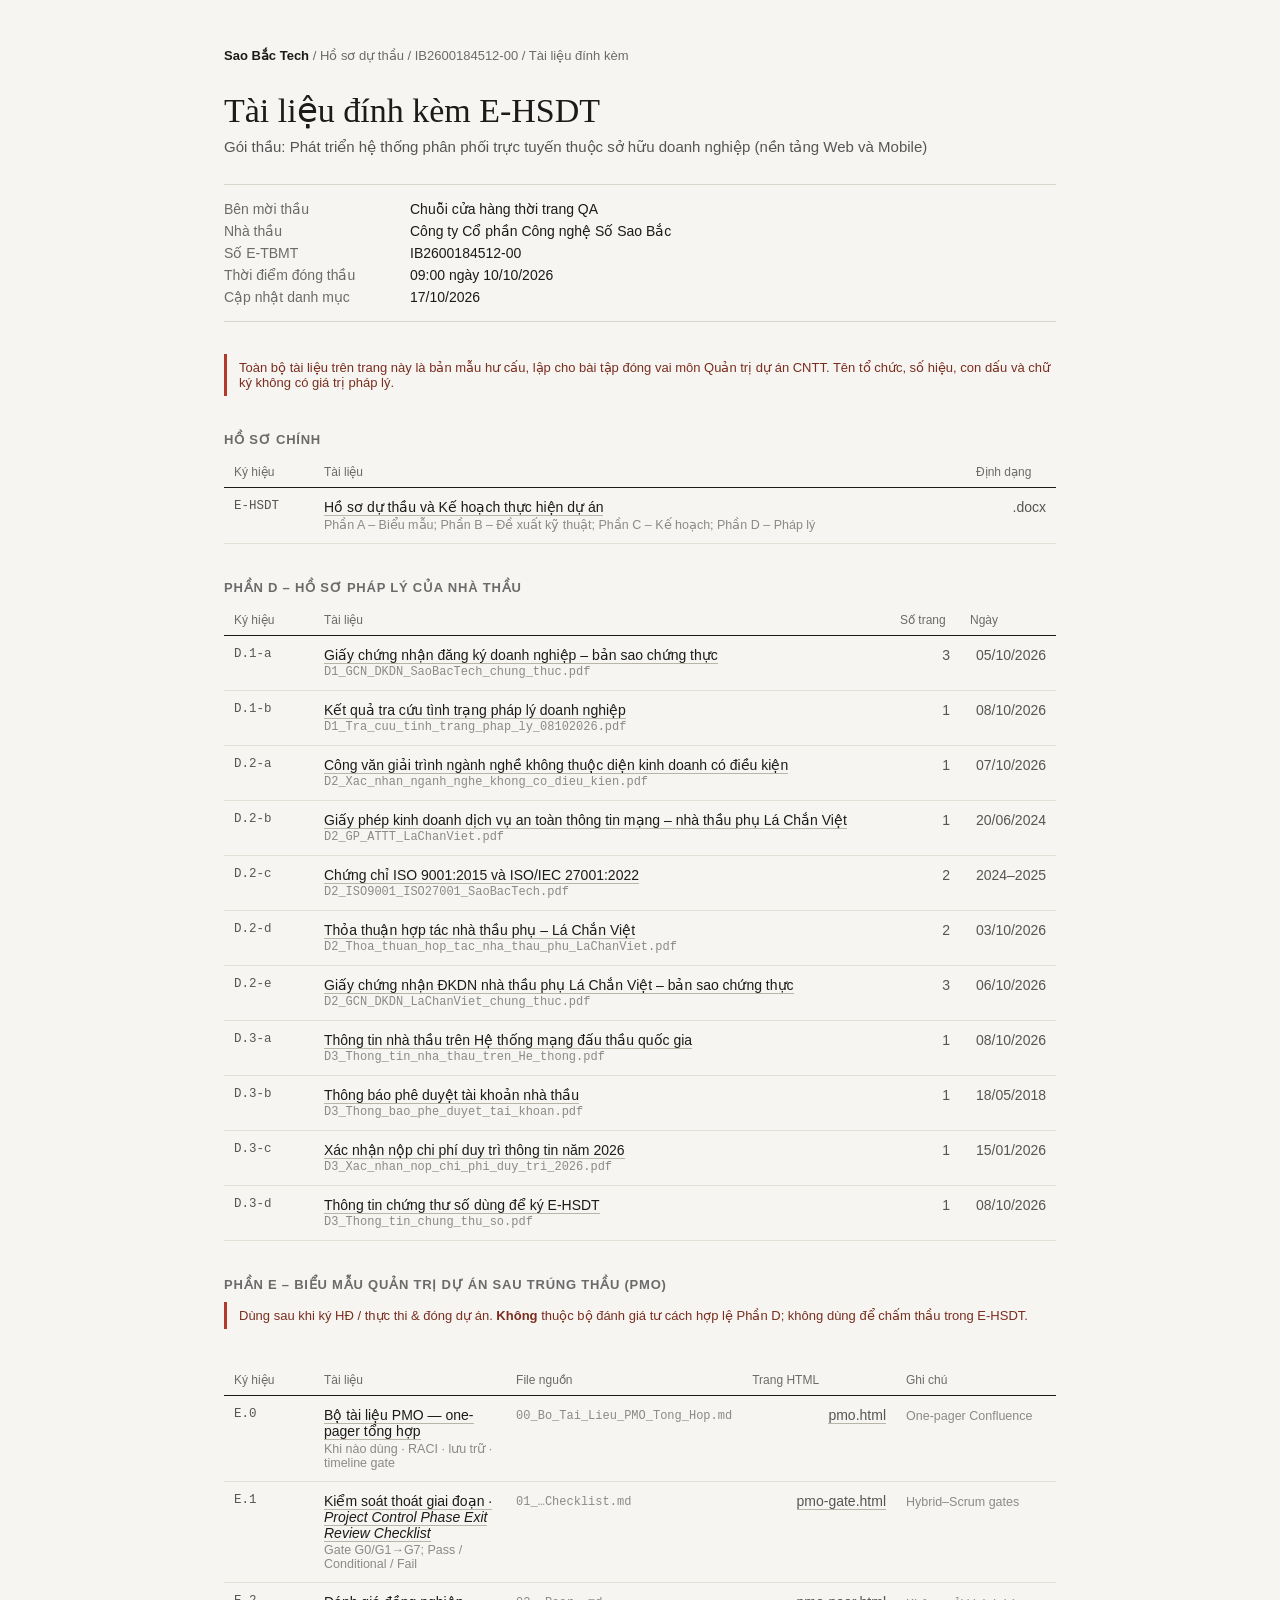
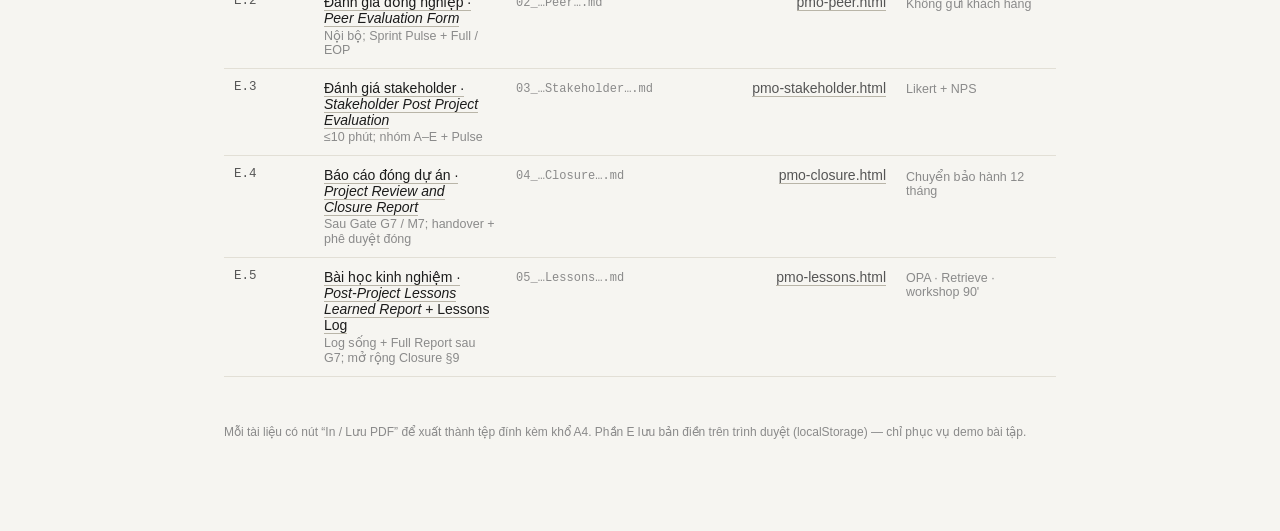
<file: docs/index.html>
<!doctype html>
<html lang="vi">
<head>
<meta charset="utf-8">
<meta name="viewport" content="width=device-width, initial-scale=1">
<title>Tài liệu đính kèm – E-HSDT IB2600184512-00 – Sao Bắc Tech</title>
<meta name="robots" content="noindex">
<link rel="stylesheet" href="assets/style.css">
</head>
<body class="index">
<div class="wrap">

  <div class="crumb"><b>Sao Bắc Tech</b> / Hồ sơ dự thầu / IB2600184512-00 / Tài liệu đính kèm</div>

  <h1>Tài liệu đính kèm E-HSDT</h1>
  <p class="sub">Gói thầu: Phát triển hệ thống phân phối trực tuyến thuộc sở hữu doanh nghiệp (nền tảng Web và Mobile)</p>

  <dl class="meta">
    <dt>Bên mời thầu</dt><dd>Chuỗi cửa hàng thời trang QA</dd>
    <dt>Nhà thầu</dt><dd>Công ty Cổ phần Công nghệ Số Sao Bắc</dd>
    <dt>Số E-TBMT</dt><dd>IB2600184512-00</dd>
    <dt>Thời điểm đóng thầu</dt><dd>09:00 ngày 10/10/2026</dd>
    <dt>Cập nhật danh mục</dt><dd>17/10/2026</dd>
  </dl>

  <p class="note">Toàn bộ tài liệu trên trang này là bản mẫu hư cấu, lập cho bài tập đóng vai môn Quản trị dự án CNTT. Tên tổ chức, số hiệu, con dấu và chữ ký không có giá trị pháp lý.</p>

  <h2>Hồ sơ chính</h2>
  <table class="list">
    <thead><tr><th style="width:90px">Ký hiệu</th><th>Tài liệu</th><th style="width:90px" class="num">Định dạng</th></tr></thead>
    <tbody>
      <tr>
        <td class="code">E-HSDT</td>
        <td><a href="files/Ho_so_du_thau_va_Ke_hoach_thuc_hien.docx" download>Hồ sơ dự thầu và Kế hoạch thực hiện dự án</a>
          <span class="desc">Phần A – Biểu mẫu; Phần B – Đề xuất kỹ thuật; Phần C – Kế hoạch; Phần D – Pháp lý</span></td>
        <td class="num">.docx</td>
      </tr>
    </tbody>
  </table>

  <h2>Phần D – Hồ sơ pháp lý của nhà thầu</h2>
  <table class="list">
    <thead><tr><th style="width:90px">Ký hiệu</th><th>Tài liệu</th><th style="width:70px" class="num">Số trang</th><th style="width:96px" class="num">Ngày</th></tr></thead>
    <tbody>
      <tr>
        <td class="code">D.1-a</td>
        <td><a href="d1.html#p1">Giấy chứng nhận đăng ký doanh nghiệp – bản sao chứng thực</a>
          <span class="fname">D1_GCN_DKDN_SaoBacTech_chung_thuc.pdf</span></td>
        <td class="num">3</td><td class="num">05/10/2026</td>
      </tr>
      <tr>
        <td class="code">D.1-b</td>
        <td><a href="d1.html#p4">Kết quả tra cứu tình trạng pháp lý doanh nghiệp</a>
          <span class="fname">D1_Tra_cuu_tinh_trang_phap_ly_08102026.pdf</span></td>
        <td class="num">1</td><td class="num">08/10/2026</td>
      </tr>
      <tr>
        <td class="code">D.2-a</td>
        <td><a href="d2.html#p1">Công văn giải trình ngành nghề không thuộc diện kinh doanh có điều kiện</a>
          <span class="fname">D2_Xac_nhan_nganh_nghe_khong_co_dieu_kien.pdf</span></td>
        <td class="num">1</td><td class="num">07/10/2026</td>
      </tr>
      <tr>
        <td class="code">D.2-b</td>
        <td><a href="d2.html#p2">Giấy phép kinh doanh dịch vụ an toàn thông tin mạng – nhà thầu phụ Lá Chắn Việt</a>
          <span class="fname">D2_GP_ATTT_LaChanViet.pdf</span></td>
        <td class="num">1</td><td class="num">20/06/2024</td>
      </tr>
      <tr>
        <td class="code">D.2-c</td>
        <td><a href="d2.html#p3">Chứng chỉ ISO 9001:2015 và ISO/IEC 27001:2022</a>
          <span class="fname">D2_ISO9001_ISO27001_SaoBacTech.pdf</span></td>
        <td class="num">2</td><td class="num">2024–2025</td>
      </tr>
      <tr>
        <td class="code">D.2-d</td>
        <td><a href="d2.html#p5">Thỏa thuận hợp tác nhà thầu phụ – Lá Chắn Việt</a>
          <span class="fname">D2_Thoa_thuan_hop_tac_nha_thau_phu_LaChanViet.pdf</span></td>
        <td class="num">2</td><td class="num">03/10/2026</td>
      </tr>
      <tr>
        <td class="code">D.2-e</td>
        <td><a href="d2.html#p7">Giấy chứng nhận ĐKDN nhà thầu phụ Lá Chắn Việt – bản sao chứng thực</a>
          <span class="fname">D2_GCN_DKDN_LaChanViet_chung_thuc.pdf</span></td>
        <td class="num">3</td><td class="num">06/10/2026</td>
      </tr>
      <tr>
        <td class="code">D.3-a</td>
        <td><a href="d3.html#p1">Thông tin nhà thầu trên Hệ thống mạng đấu thầu quốc gia</a>
          <span class="fname">D3_Thong_tin_nha_thau_tren_He_thong.pdf</span></td>
        <td class="num">1</td><td class="num">08/10/2026</td>
      </tr>
      <tr>
        <td class="code">D.3-b</td>
        <td><a href="d3.html#p2">Thông báo phê duyệt tài khoản nhà thầu</a>
          <span class="fname">D3_Thong_bao_phe_duyet_tai_khoan.pdf</span></td>
        <td class="num">1</td><td class="num">18/05/2018</td>
      </tr>
      <tr>
        <td class="code">D.3-c</td>
        <td><a href="d3.html#p3">Xác nhận nộp chi phí duy trì thông tin năm 2026</a>
          <span class="fname">D3_Xac_nhan_nop_chi_phi_duy_tri_2026.pdf</span></td>
        <td class="num">1</td><td class="num">15/01/2026</td>
      </tr>
      <tr>
        <td class="code">D.3-d</td>
        <td><a href="d3.html#p4">Thông tin chứng thư số dùng để ký E-HSDT</a>
          <span class="fname">D3_Thong_tin_chung_thu_so.pdf</span></td>
        <td class="num">1</td><td class="num">08/10/2026</td>
      </tr>
    </tbody>
  </table>

  <h2>Phần E – Biểu mẫu quản trị dự án sau trúng thầu (PMO)</h2>
  <p class="note">Dùng sau khi ký HĐ / thực thi &amp; đóng dự án. <b>Không</b> thuộc bộ đánh giá tư cách hợp lệ Phần D; không dùng để chấm thầu trong E-HSDT.</p>
  <table class="list">
    <thead>
      <tr>
        <th style="width:90px">Ký hiệu</th>
        <th>Tài liệu</th>
        <th style="width:120px">File nguồn</th>
        <th style="width:110px" class="num">Trang HTML</th>
        <th style="width:160px">Ghi chú</th>
      </tr>
    </thead>
    <tbody>
      <tr>
        <td class="code">E.0</td>
        <td><a href="pmo.html">Bộ tài liệu PMO — one-pager tổng hợp</a>
          <span class="desc">Khi nào dùng · RACI · lưu trữ · timeline gate</span></td>
        <td><span class="fname">00_Bo_Tai_Lieu_PMO_Tong_Hop.md</span></td>
        <td class="num"><a href="pmo.html">pmo.html</a></td>
        <td><span class="desc">One-pager Confluence</span></td>
      </tr>
      <tr>
        <td class="code">E.1</td>
        <td><a href="pmo-gate.html">Kiểm soát thoát giai đoạn · <i>Project Control Phase Exit Review Checklist</i></a>
          <span class="desc">Gate G0/G1→G7; Pass / Conditional / Fail</span></td>
        <td><span class="fname">01_…Checklist.md</span></td>
        <td class="num"><a href="pmo-gate.html">pmo-gate.html</a></td>
        <td><span class="desc">Hybrid–Scrum gates</span></td>
      </tr>
      <tr>
        <td class="code">E.2</td>
        <td><a href="pmo-peer.html">Đánh giá đồng nghiệp · <i>Peer Evaluation Form</i></a>
          <span class="desc">Nội bộ; Sprint Pulse + Full / EOP</span></td>
        <td><span class="fname">02_…Peer….md</span></td>
        <td class="num"><a href="pmo-peer.html">pmo-peer.html</a></td>
        <td><span class="desc">Không gửi khách hàng</span></td>
      </tr>
      <tr>
        <td class="code">E.3</td>
        <td><a href="pmo-stakeholder.html">Đánh giá stakeholder · <i>Stakeholder Post Project Evaluation</i></a>
          <span class="desc">≤10 phút; nhóm A–E + Pulse</span></td>
        <td><span class="fname">03_…Stakeholder….md</span></td>
        <td class="num"><a href="pmo-stakeholder.html">pmo-stakeholder.html</a></td>
        <td><span class="desc">Likert + NPS</span></td>
      </tr>
      <tr>
        <td class="code">E.4</td>
        <td><a href="pmo-closure.html">Báo cáo đóng dự án · <i>Project Review and Closure Report</i></a>
          <span class="desc">Sau Gate G7 / M7; handover + phê duyệt đóng</span></td>
        <td><span class="fname">04_…Closure….md</span></td>
        <td class="num"><a href="pmo-closure.html">pmo-closure.html</a></td>
        <td><span class="desc">Chuyển bảo hành 12 tháng</span></td>
      </tr>
      <tr>
        <td class="code">E.5</td>
        <td><a href="pmo-lessons.html">Bài học kinh nghiệm · <i>Post-Project Lessons Learned Report</i> + Lessons Log</a>
          <span class="desc">Log sống + Full Report sau G7; mở rộng Closure §9</span></td>
        <td><span class="fname">05_…Lessons….md</span></td>
        <td class="num"><a href="pmo-lessons.html">pmo-lessons.html</a></td>
        <td><span class="desc">OPA · Retrieve · workshop 90'</span></td>
      </tr>
    </tbody>
  </table>

  <p class="foot">Mỗi tài liệu có nút “In / Lưu PDF” để xuất thành tệp đính kèm khổ A4. Phần E lưu bản điền trên trình duyệt (localStorage) — chỉ phục vụ demo bài tập.</p>
</div>
</body>
</html>
</file>
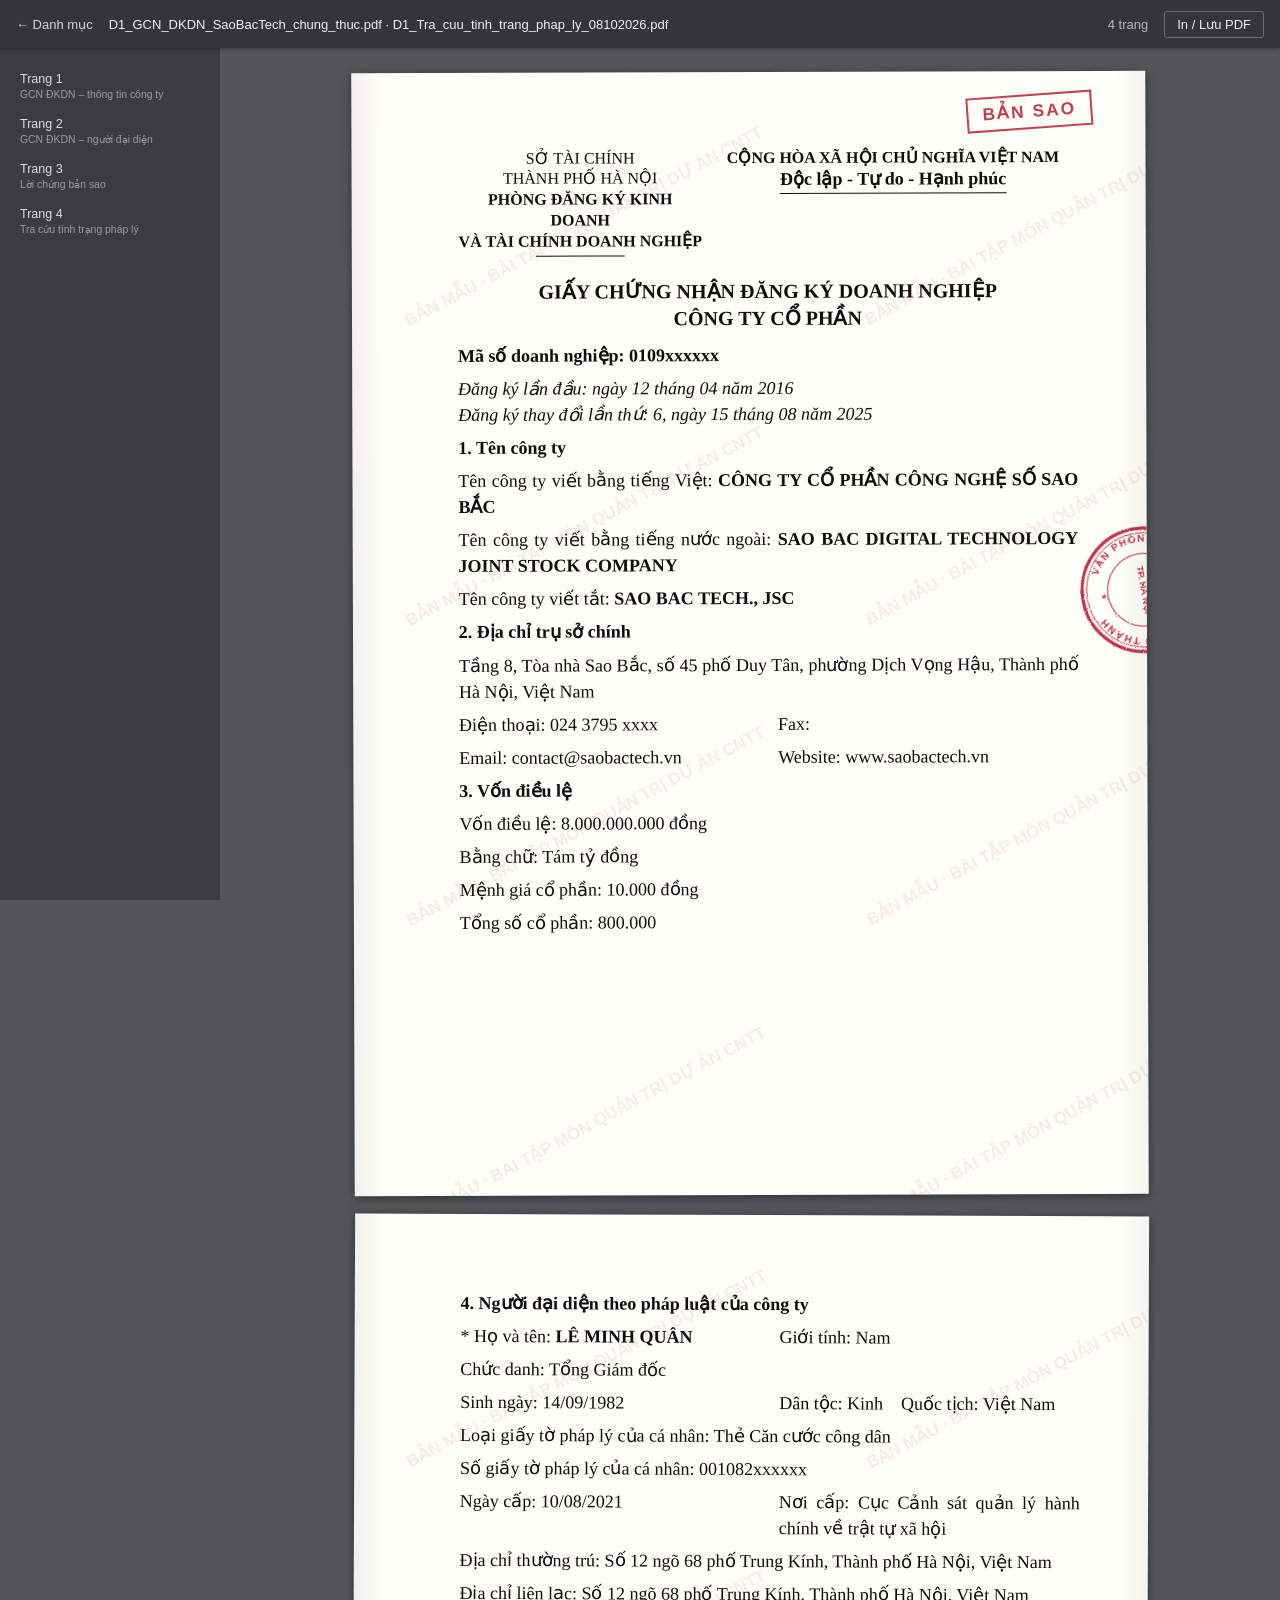
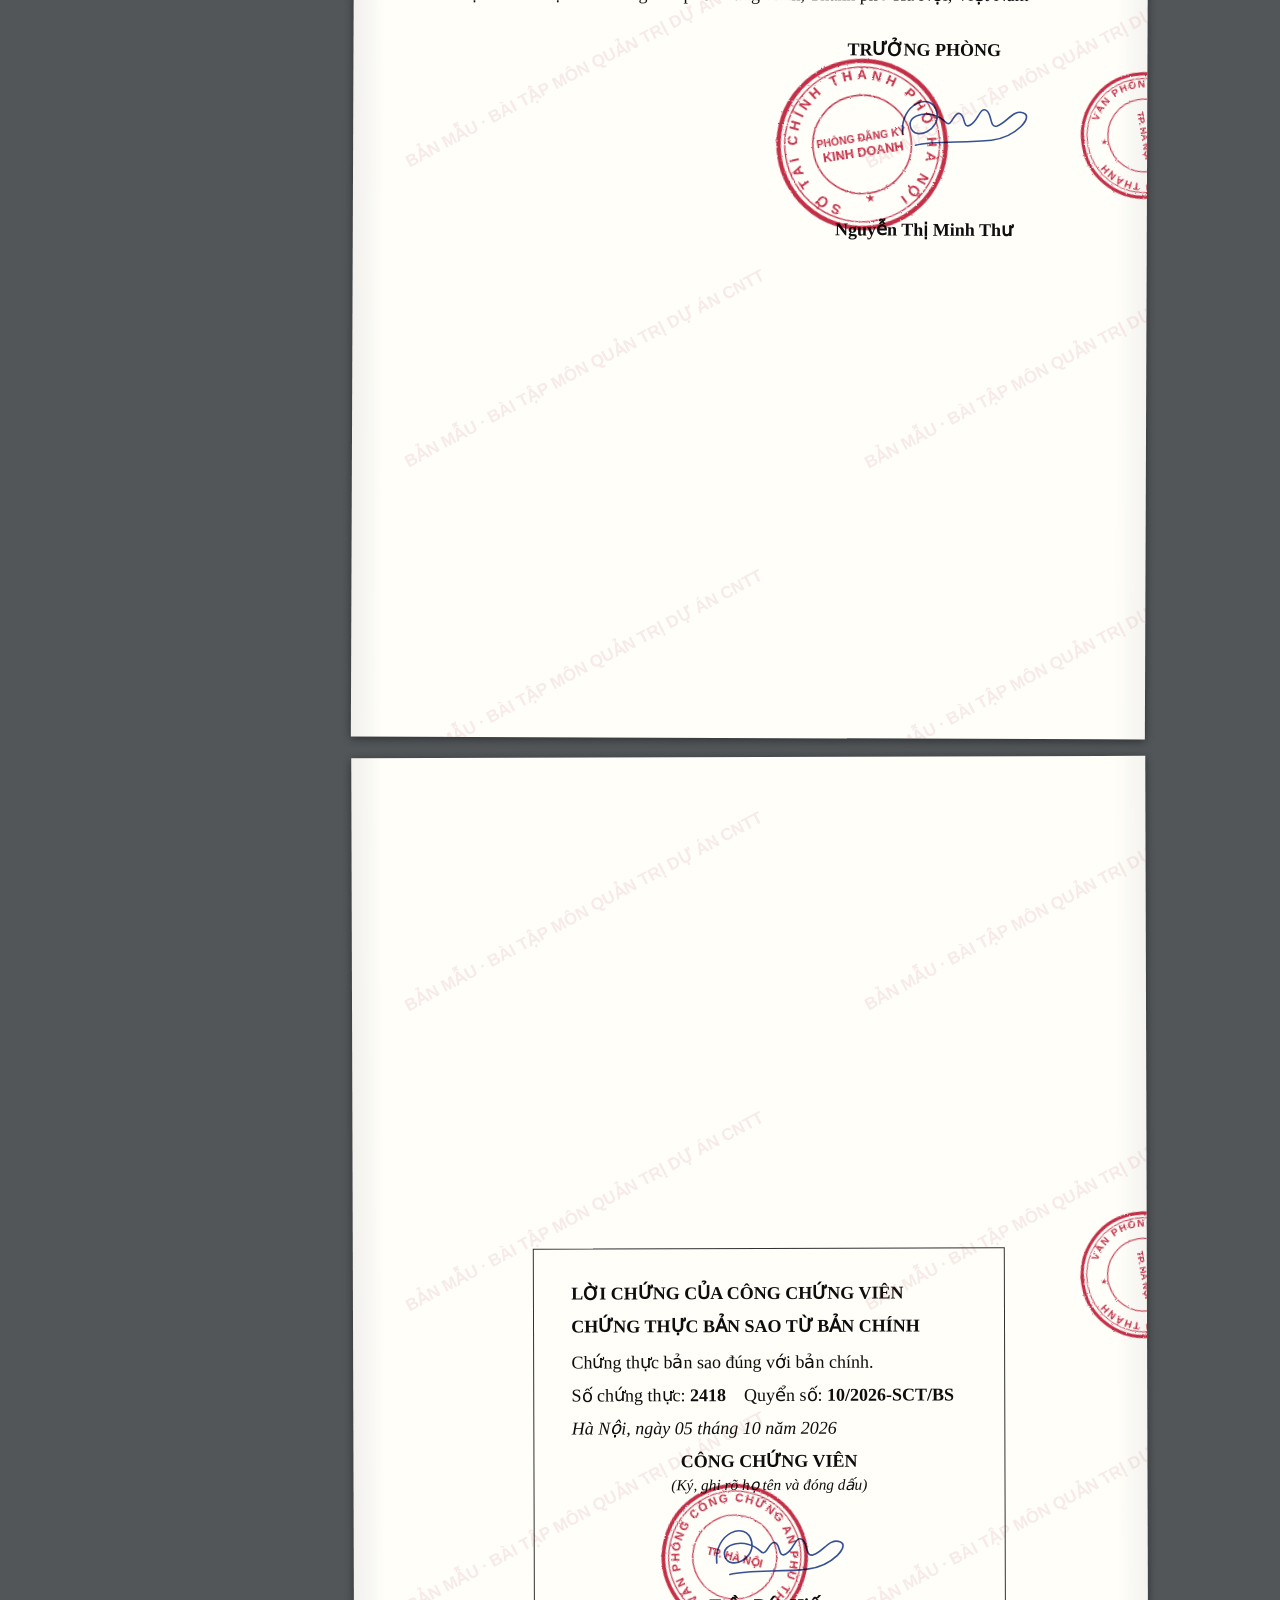
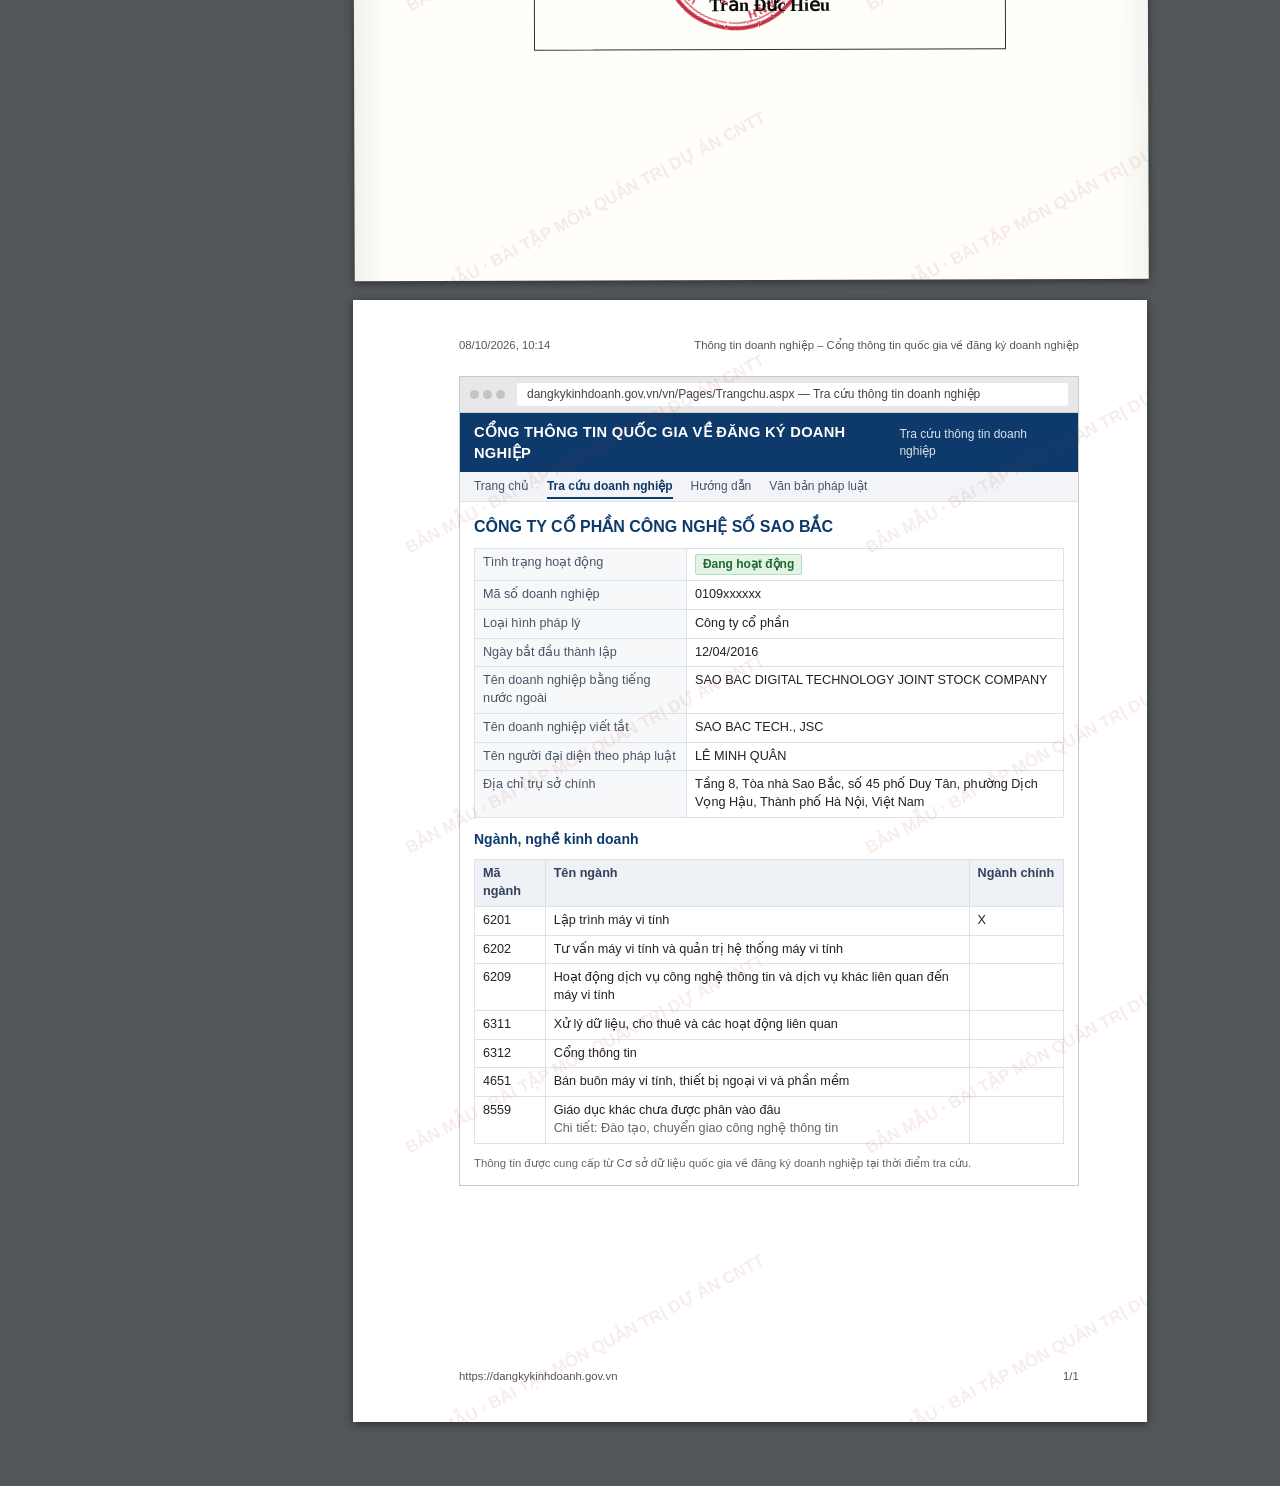
<file: docs/d1.html>
<!doctype html>
<html lang="vi">
<head>
<meta charset="utf-8">
<meta name="viewport" content="width=device-width, initial-scale=1">
<title>D.1 – Giấy chứng nhận đăng ký doanh nghiệp – Sao Bắc Tech</title>
<meta name="robots" content="noindex">
<link rel="stylesheet" href="assets/style.css">
</head>
<body class="viewer">

<div class="bar">
  <a href="index.html">← Danh mục</a>
  <span class="title">D1_GCN_DKDN_SaoBacTech_chung_thuc.pdf · D1_Tra_cuu_tinh_trang_phap_ly_08102026.pdf</span>
  <span class="count"></span>
  <button type="button" data-print>In / Lưu PDF</button>
</div>

<div class="layout">
<nav class="side">
  <a href="#p1">Trang 1<small>GCN ĐKDN – thông tin công ty</small></a>
  <a href="#p2">Trang 2<small>GCN ĐKDN – người đại diện</small></a>
  <a href="#p3">Trang 3<small>Lời chứng bản sao</small></a>
  <a href="#p4">Trang 4<small>Tra cứu tình trạng pháp lý</small></a>
</nav>

<main class="pages">

<!-- ===== Trang 1 ===== -->
<section class="page scan" id="p1">
  <div class="rect-stamp" style="top:6mm;right:14mm;font-size:13pt">BẢN SAO</div>
  <span class="stamp giap-lai" style="top:120mm" data-size="130" data-rot="80" data-top="VĂN PHÒNG CÔNG CHỨNG AN PHÚ THÀNH" data-center="TP. HÀ NỘI"></span>

  <div class="hdr">
    <div class="l">
      <span class="n">SỞ TÀI CHÍNH</span>
      <span class="n">THÀNH PHỐ HÀ NỘI</span>
      <b>PHÒNG ĐĂNG KÝ KINH DOANH</b>
      <b>VÀ TÀI CHÍNH DOANH NGHIỆP</b>
      <span class="rule"></span>
    </div>
    <div class="r">
      <b>CỘNG HÒA XÃ HỘI CHỦ NGHĨA VIỆT NAM</b>
      <span class="motto">Độc lập - Tự do - Hạnh phúc</span>
    </div>
  </div>

  <div class="doc-title">GIẤY CHỨNG NHẬN ĐĂNG KÝ DOANH NGHIỆP<br>CÔNG TY CỔ PHẦN</div>
  <p class="center" style="margin-top:10px"><b>Mã số doanh nghiệp: 0109xxxxxx</b></p>
  <p class="center italic" style="margin-bottom:0">Đăng ký lần đầu: ngày 12 tháng 04 năm 2016</p>
  <p class="center italic">Đăng ký thay đổi lần thứ: 6, ngày 15 tháng 08 năm 2025</p>

  <p class="sec">1. Tên công ty</p>
  <p class="field">Tên công ty viết bằng tiếng Việt: <b>CÔNG TY CỔ PHẦN CÔNG NGHỆ SỐ SAO BẮC</b></p>
  <p class="field">Tên công ty viết bằng tiếng nước ngoài: <b>SAO BAC DIGITAL TECHNOLOGY JOINT STOCK COMPANY</b></p>
  <p class="field">Tên công ty viết tắt: <b>SAO BAC TECH., JSC</b></p>

  <p class="sec">2. Địa chỉ trụ sở chính</p>
  <p class="field">Tầng 8, Tòa nhà Sao Bắc, số 45 phố Duy Tân, phường Dịch Vọng Hậu, Thành phố Hà Nội, Việt Nam</p>
  <div class="cols2">
    <p class="field">Điện thoại: 024 3795 xxxx</p>
    <p class="field">Fax:</p>
    <p class="field">Email: contact@saobactech.vn</p>
    <p class="field">Website: www.saobactech.vn</p>
  </div>

  <p class="sec">3. Vốn điều lệ</p>
  <p class="field">Vốn điều lệ: 8.000.000.000 đồng</p>
  <p class="field">Bằng chữ: Tám tỷ đồng</p>
  <p class="field">Mệnh giá cổ phần: 10.000 đồng</p>
  <p class="field">Tổng số cổ phần: 800.000</p>
</section>

<!-- ===== Trang 2 ===== -->
<section class="page scan r" id="p2">
  <span class="stamp giap-lai" style="top:120mm" data-size="130" data-rot="80" data-top="VĂN PHÒNG CÔNG CHỨNG AN PHÚ THÀNH" data-center="TP. HÀ NỘI"></span>

  <p class="sec">4. Người đại diện theo pháp luật của công ty</p>
  <div class="cols2">
    <p class="field">* Họ và tên: <b>LÊ MINH QUÂN</b></p>
    <p class="field">Giới tính: Nam</p>
  </div>
  <p class="field">Chức danh: Tổng Giám đốc</p>
  <div class="cols2">
    <p class="field">Sinh ngày: 14/09/1982</p>
    <p class="field">Dân tộc: Kinh &nbsp;&nbsp; Quốc tịch: Việt Nam</p>
  </div>
  <p class="field">Loại giấy tờ pháp lý của cá nhân: Thẻ Căn cước công dân</p>
  <p class="field">Số giấy tờ pháp lý của cá nhân: 001082xxxxxx</p>
  <div class="cols2">
    <p class="field">Ngày cấp: 10/08/2021</p>
    <p class="field">Nơi cấp: Cục Cảnh sát quản lý hành chính về trật tự xã hội</p>
  </div>
  <p class="field">Địa chỉ thường trú: Số 12 ngõ 68 phố Trung Kính, Thành phố Hà Nội, Việt Nam</p>
  <p class="field">Địa chỉ liên lạc: Số 12 ngõ 68 phố Trung Kính, Thành phố Hà Nội, Việt Nam</p>

  <div class="sign" style="margin-top:28px">
    <div></div>
    <div class="who">
      <div class="role">TRƯỞNG PHÒNG</div>
      <div class="ink">
        <span class="stamp" data-top="SỞ TÀI CHÍNH THÀNH PHỐ HÀ NỘI" data-center="PHÒNG ĐĂNG KÝ|KINH DOANH" data-rot="-9"></span>
        <span class="sig" data-seed="nguyen thi minh thu"></span>
      </div>
      <div class="name" style="margin-top:44px">Nguyễn Thị Minh Thư</div>
    </div>
  </div>
</section>

<!-- ===== Trang 3: lời chứng ===== -->
<section class="page scan" id="p3">
  <span class="stamp giap-lai" style="top:120mm" data-size="130" data-rot="80" data-top="VĂN PHÒNG CÔNG CHỨNG AN PHÚ THÀNH" data-center="TP. HÀ NỘI"></span>

  <div style="margin-top:110mm; border:1.5px solid #333; padding:8mm 10mm; width:125mm; margin-left:auto; margin-right:auto">
    <p class="center"><b>LỜI CHỨNG CỦA CÔNG CHỨNG VIÊN</b></p>
    <p class="center"><b>CHỨNG THỰC BẢN SAO TỪ BẢN CHÍNH</b></p>
    <p style="margin-top:10px">Chứng thực bản sao đúng với bản chính.</p>
    <p>Số chứng thực: <b>2418</b> &nbsp;&nbsp; Quyển số: <b>10/2026-SCT/BS</b></p>
    <p class="italic">Hà Nội, ngày 05 tháng 10 năm 2026</p>
    <div class="who" style="text-align:center; position:relative; min-height:150px; margin-top:6px">
      <div class="role"><b>CÔNG CHỨNG VIÊN</b></div>
      <div class="hint italic" style="font-size:11.5pt">(Ký, ghi rõ họ tên và đóng dấu)</div>
      <div style="position:relative;height:96px">
        <span class="stamp" style="position:absolute;left:50%;top:-14px;margin-left:-110px" data-size="150" data-top="VĂN PHÒNG CÔNG CHỨNG AN PHÚ THÀNH" data-center="TP. HÀ NỘI" data-rot="14"></span>
        <span class="sig" style="position:absolute;left:50%;top:14px;margin-left:-60px" data-seed="tran duc hieu"></span>
      </div>
      <div><b>Trần Đức Hiếu</b></div>
    </div>
  </div>
</section>

<!-- ===== Trang 4: tra cứu ===== -->
<section class="page" id="p4">
  <div class="printhead"><span>08/10/2026, 10:14</span><span>Thông tin doanh nghiệp – Cổng thông tin quốc gia về đăng ký doanh nghiệp</span></div>

  <div class="shot">
    <div class="chrome"><span class="dots"><i></i><i></i><i></i></span><span class="url">dangkykinhdoanh.gov.vn/vn/Pages/Trangchu.aspx — Tra cứu thông tin doanh nghiệp</span></div>
    <div class="site-top"><b>CỔNG THÔNG TIN QUỐC GIA VỀ ĐĂNG KÝ DOANH NGHIỆP</b><span>Tra cứu thông tin doanh nghiệp</span></div>
    <div class="site-nav"><span>Trang chủ</span><span class="on">Tra cứu doanh nghiệp</span><span>Hướng dẫn</span><span>Văn bản pháp luật</span></div>
    <div class="body">
      <h3>CÔNG TY CỔ PHẦN CÔNG NGHỆ SỐ SAO BẮC</h3>
      <table>
        <tr><td class="k">Tình trạng hoạt động</td><td><span class="badge ok">Đang hoạt động</span></td></tr>
        <tr><td class="k">Mã số doanh nghiệp</td><td>0109xxxxxx</td></tr>
        <tr><td class="k">Loại hình pháp lý</td><td>Công ty cổ phần</td></tr>
        <tr><td class="k">Ngày bắt đầu thành lập</td><td>12/04/2016</td></tr>
        <tr><td class="k">Tên doanh nghiệp bằng tiếng nước ngoài</td><td>SAO BAC DIGITAL TECHNOLOGY JOINT STOCK COMPANY</td></tr>
        <tr><td class="k">Tên doanh nghiệp viết tắt</td><td>SAO BAC TECH., JSC</td></tr>
        <tr><td class="k">Tên người đại diện theo pháp luật</td><td>LÊ MINH QUÂN</td></tr>
        <tr><td class="k">Địa chỉ trụ sở chính</td><td>Tầng 8, Tòa nhà Sao Bắc, số 45 phố Duy Tân, phường Dịch Vọng Hậu, Thành phố Hà Nội, Việt Nam</td></tr>
      </table>

      <h3 style="font-size:10.5pt">Ngành, nghề kinh doanh</h3>
      <table>
        <tr><th style="width:12%">Mã ngành</th><th>Tên ngành</th><th style="width:16%">Ngành chính</th></tr>
        <tr><td>6201</td><td>Lập trình máy vi tính</td><td>X</td></tr>
        <tr><td>6202</td><td>Tư vấn máy vi tính và quản trị hệ thống máy vi tính</td><td></td></tr>
        <tr><td>6209</td><td>Hoạt động dịch vụ công nghệ thông tin và dịch vụ khác liên quan đến máy vi tính</td><td></td></tr>
        <tr><td>6311</td><td>Xử lý dữ liệu, cho thuê và các hoạt động liên quan</td><td></td></tr>
        <tr><td>6312</td><td>Cổng thông tin</td><td></td></tr>
        <tr><td>4651</td><td>Bán buôn máy vi tính, thiết bị ngoại vi và phần mềm</td><td></td></tr>
        <tr><td>8559</td><td>Giáo dục khác chưa được phân vào đâu<br><span style="color:#666">Chi tiết: Đào tạo, chuyển giao công nghệ thông tin</span></td><td></td></tr>
      </table>
      <p style="font-size:8.5pt;color:#666;margin:0">Thông tin được cung cấp từ Cơ sở dữ liệu quốc gia về đăng ký doanh nghiệp tại thời điểm tra cứu.</p>
    </div>
  </div>

  <div class="printfoot"><span>https://dangkykinhdoanh.gov.vn</span><span>1/1</span></div>
</section>

</main>
</div>
<script src="assets/app.js"></script>
</body>
</html>
</file>
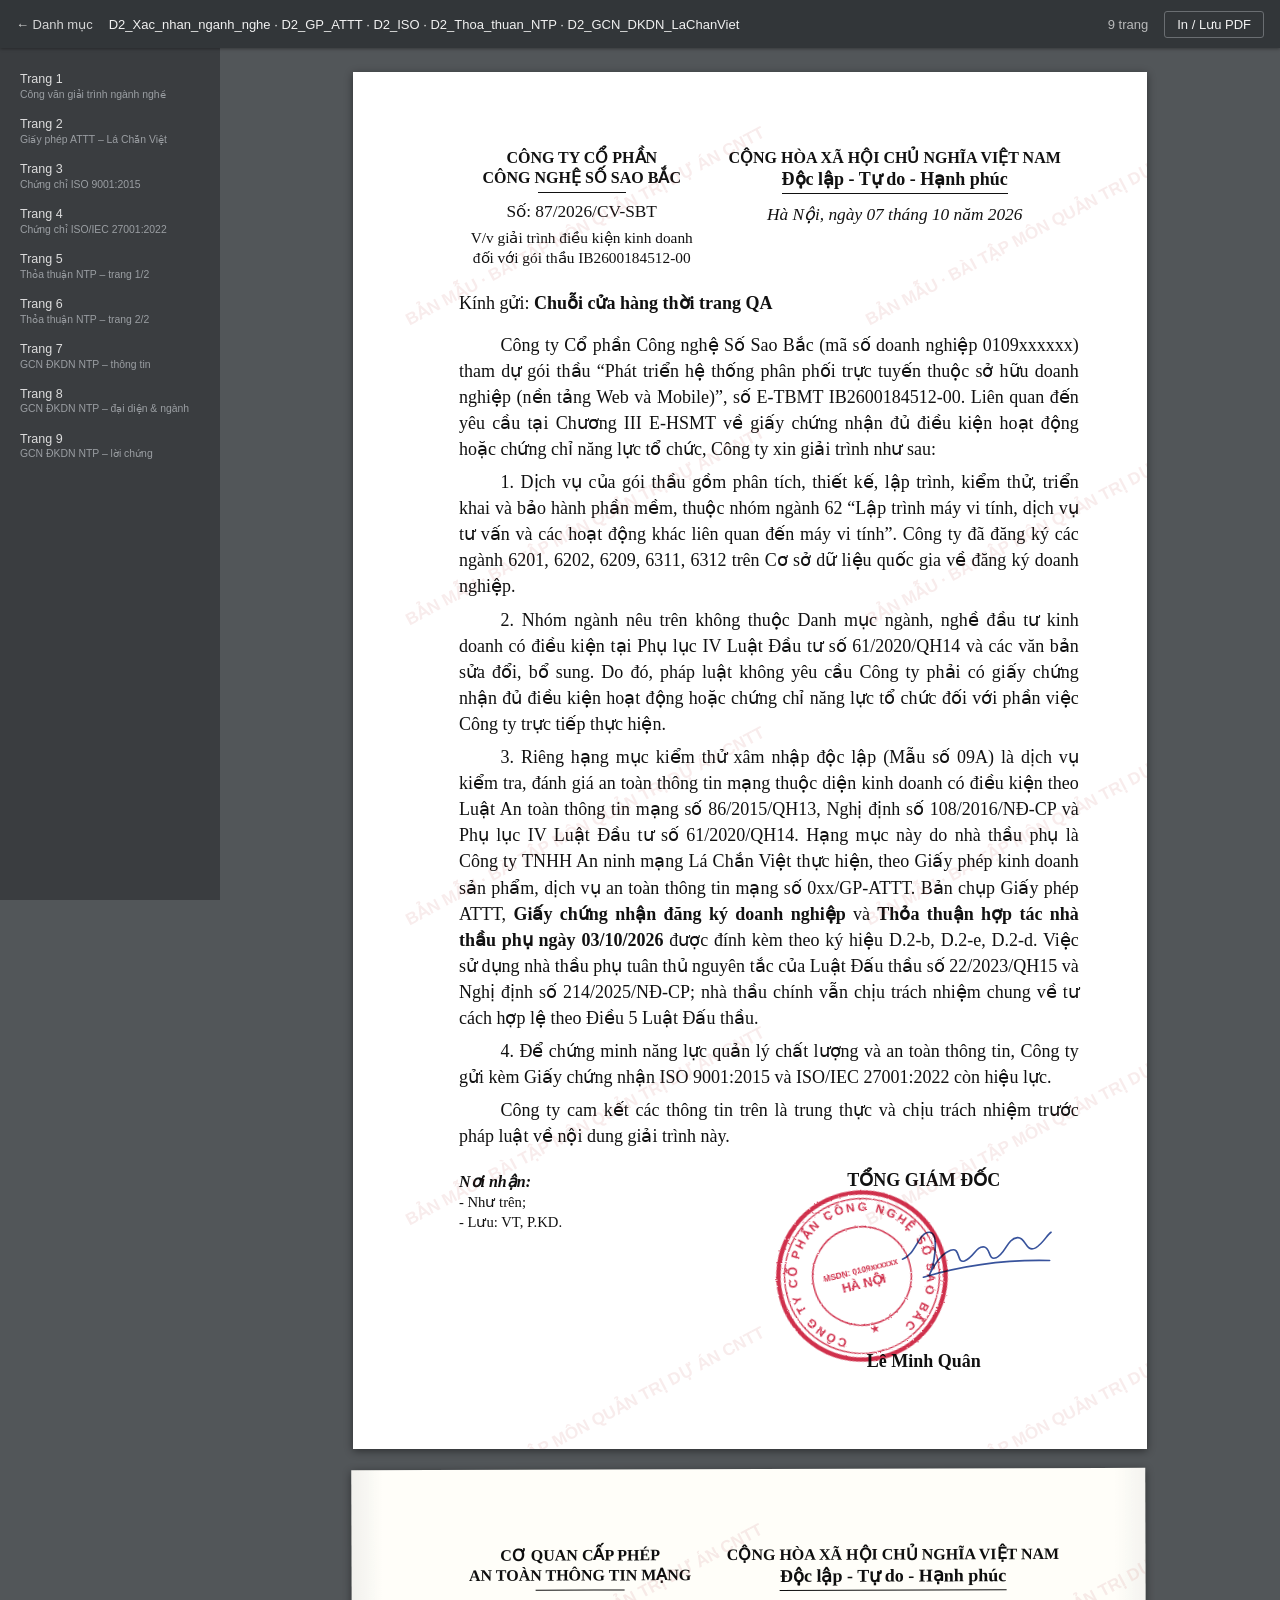
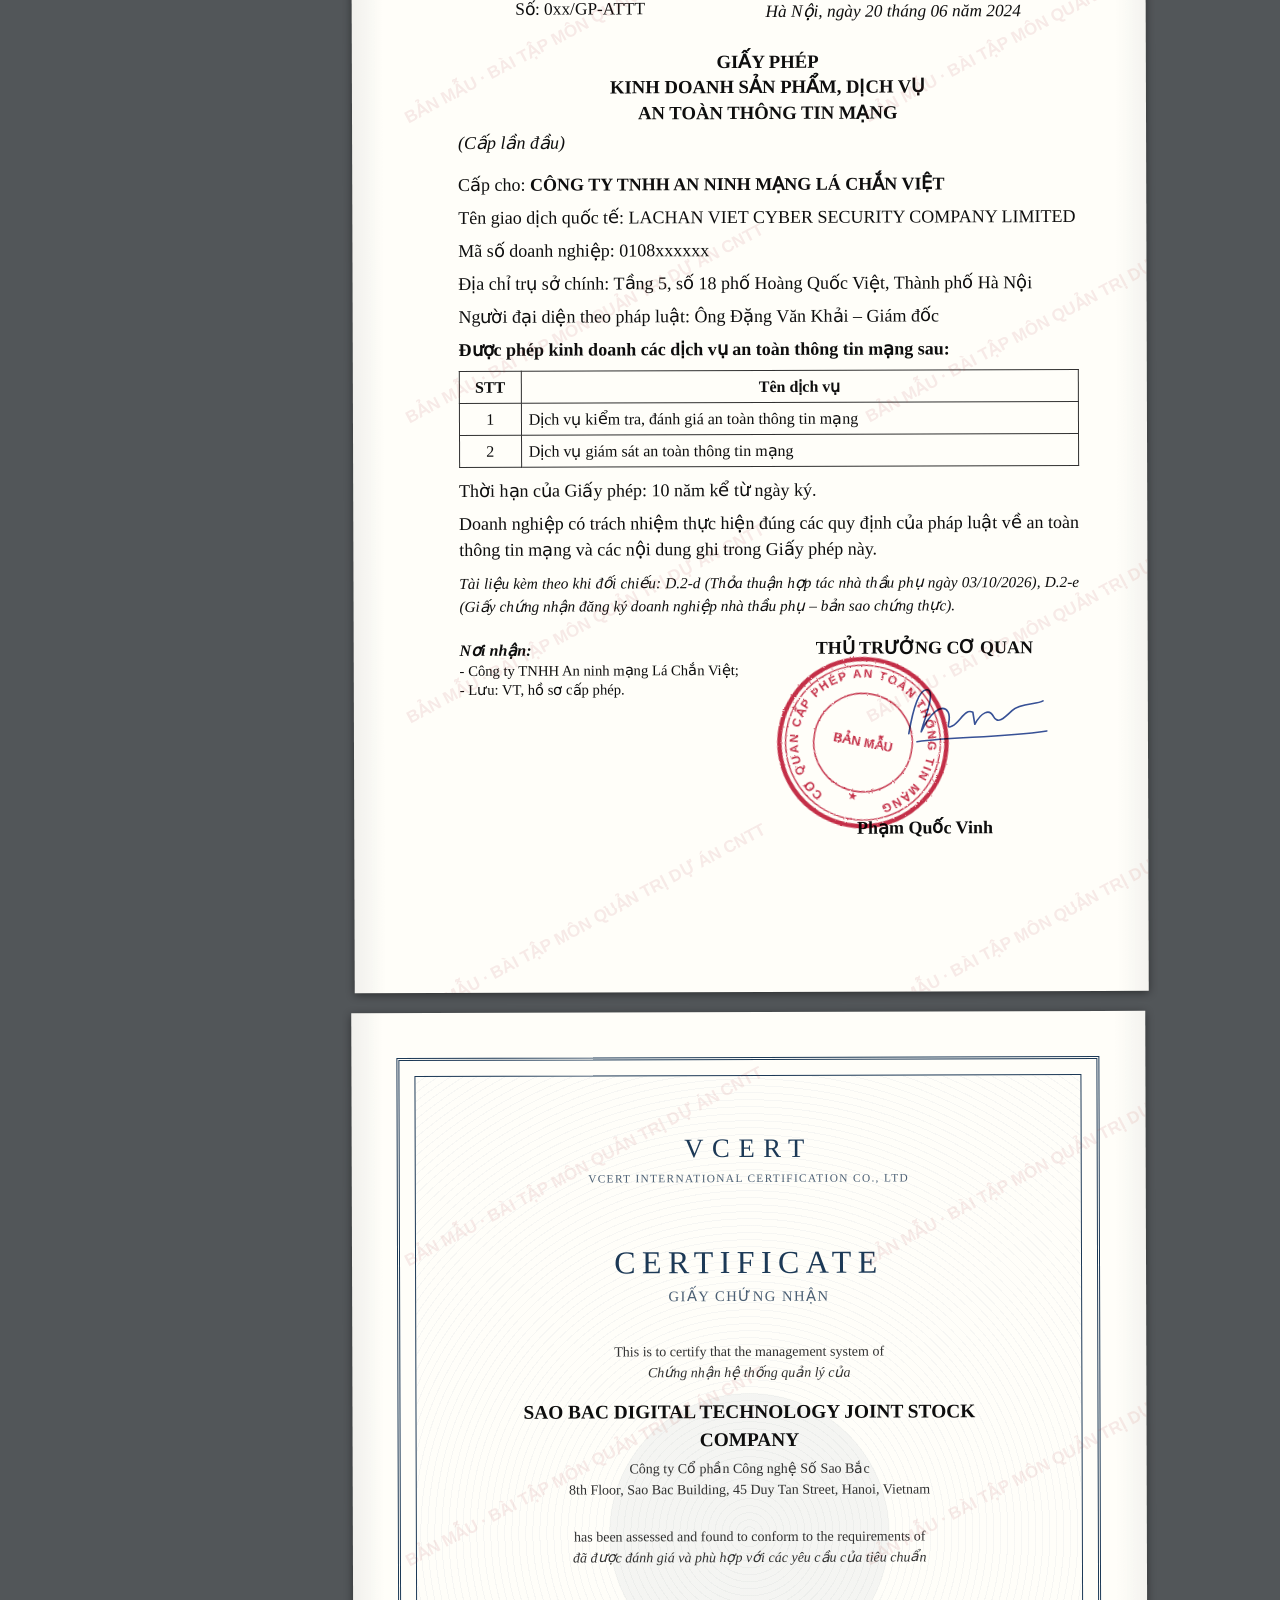
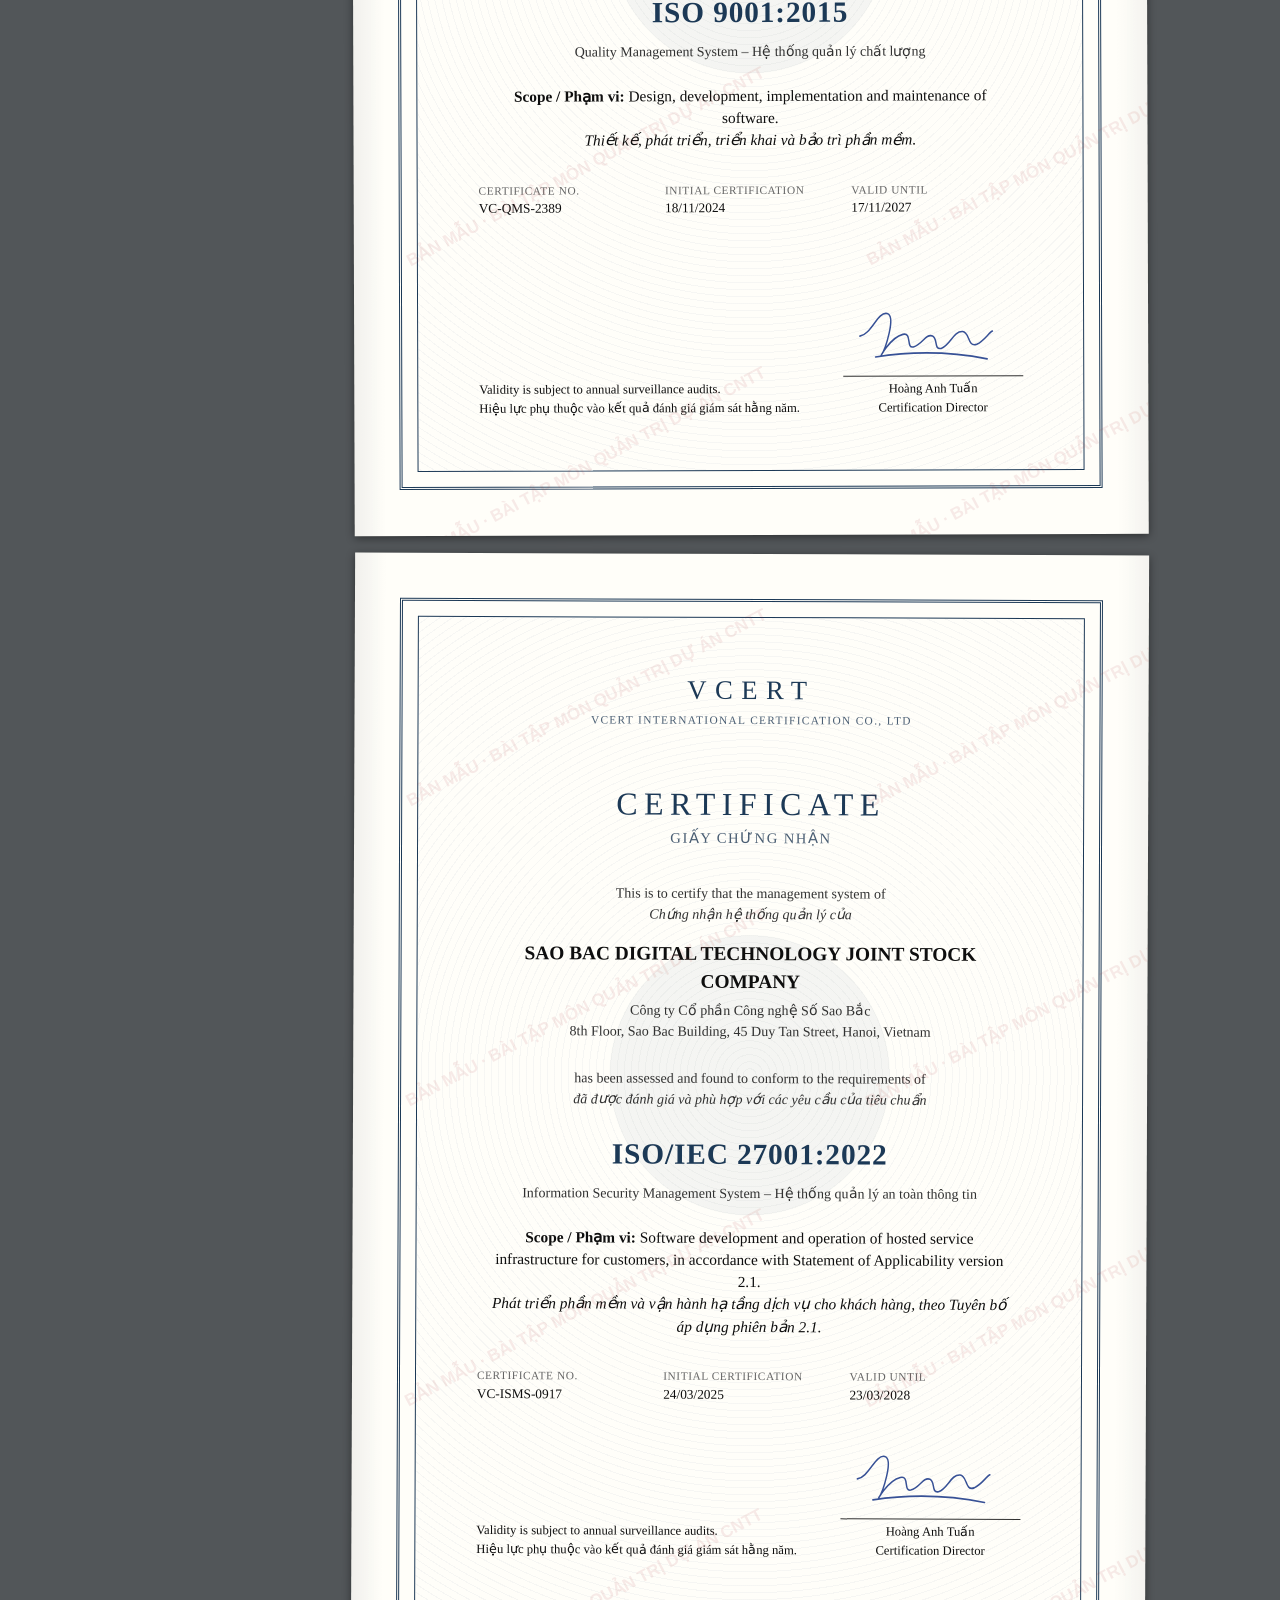
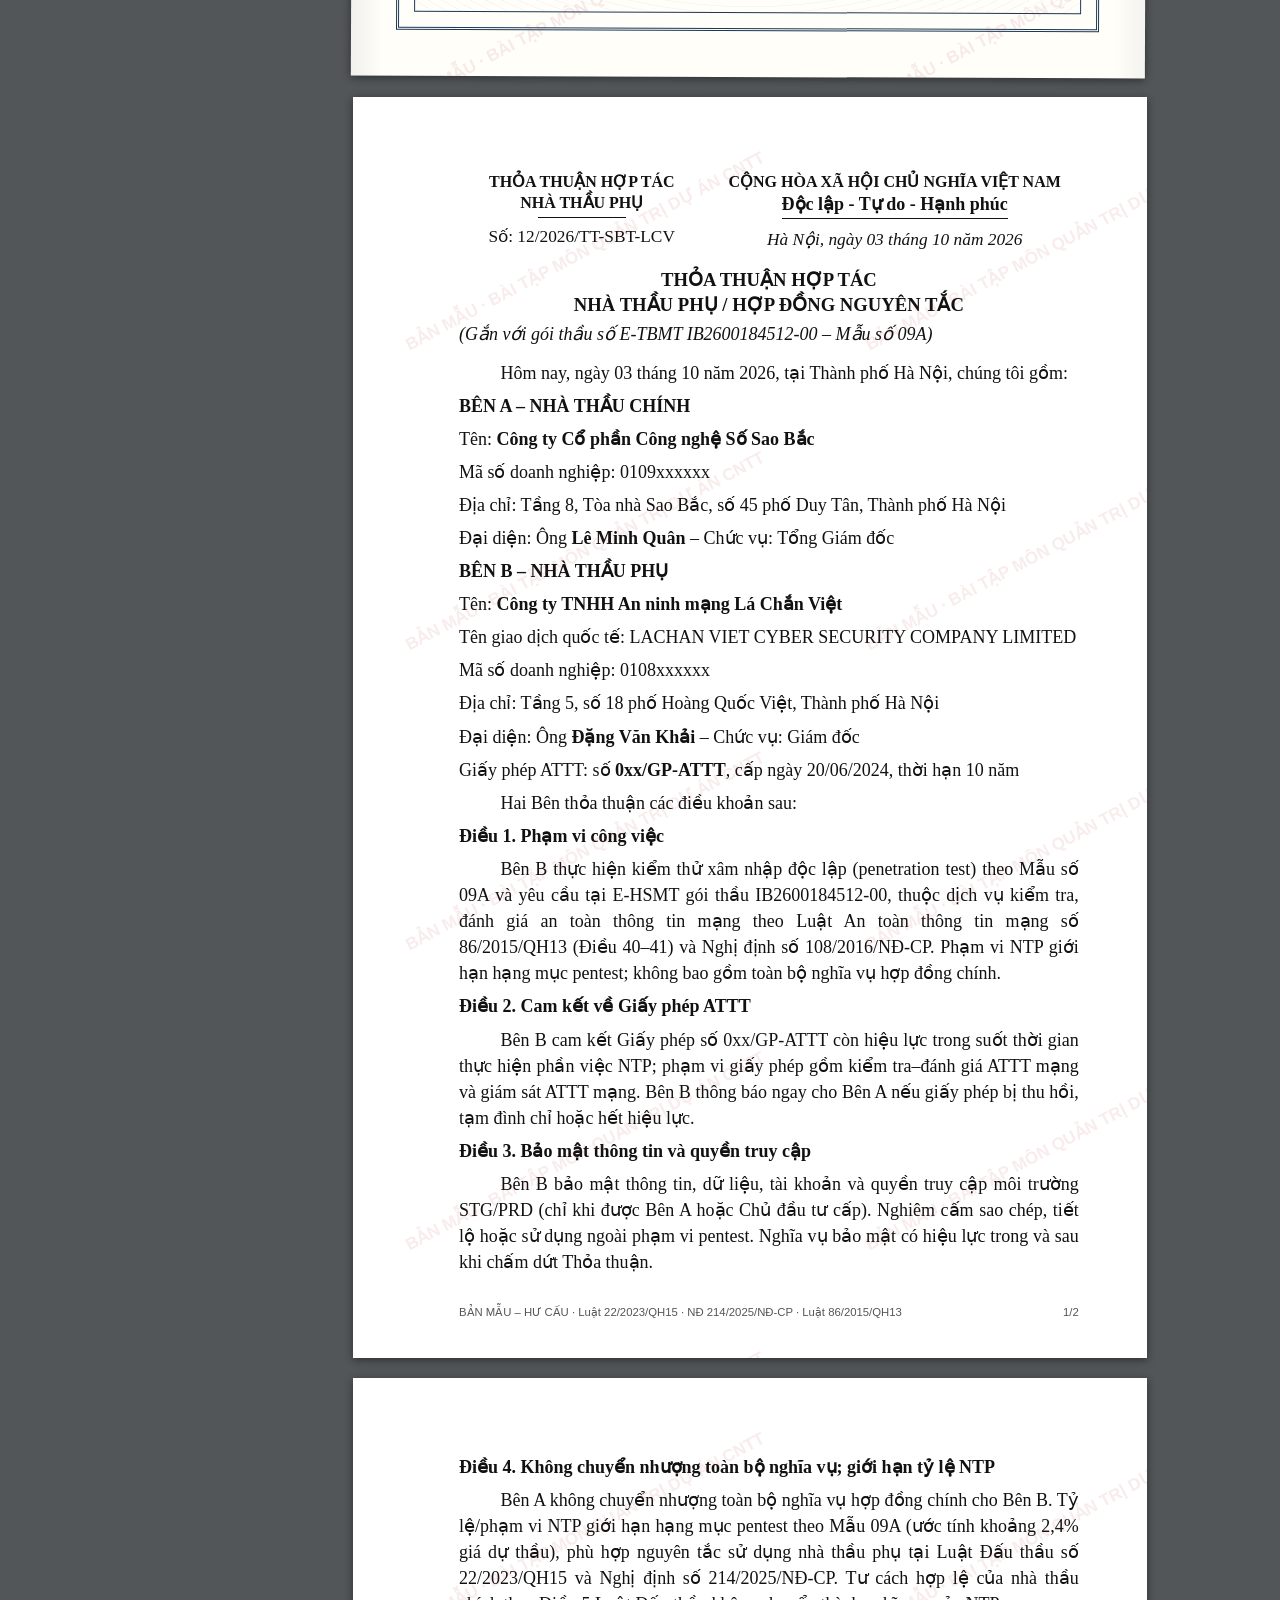
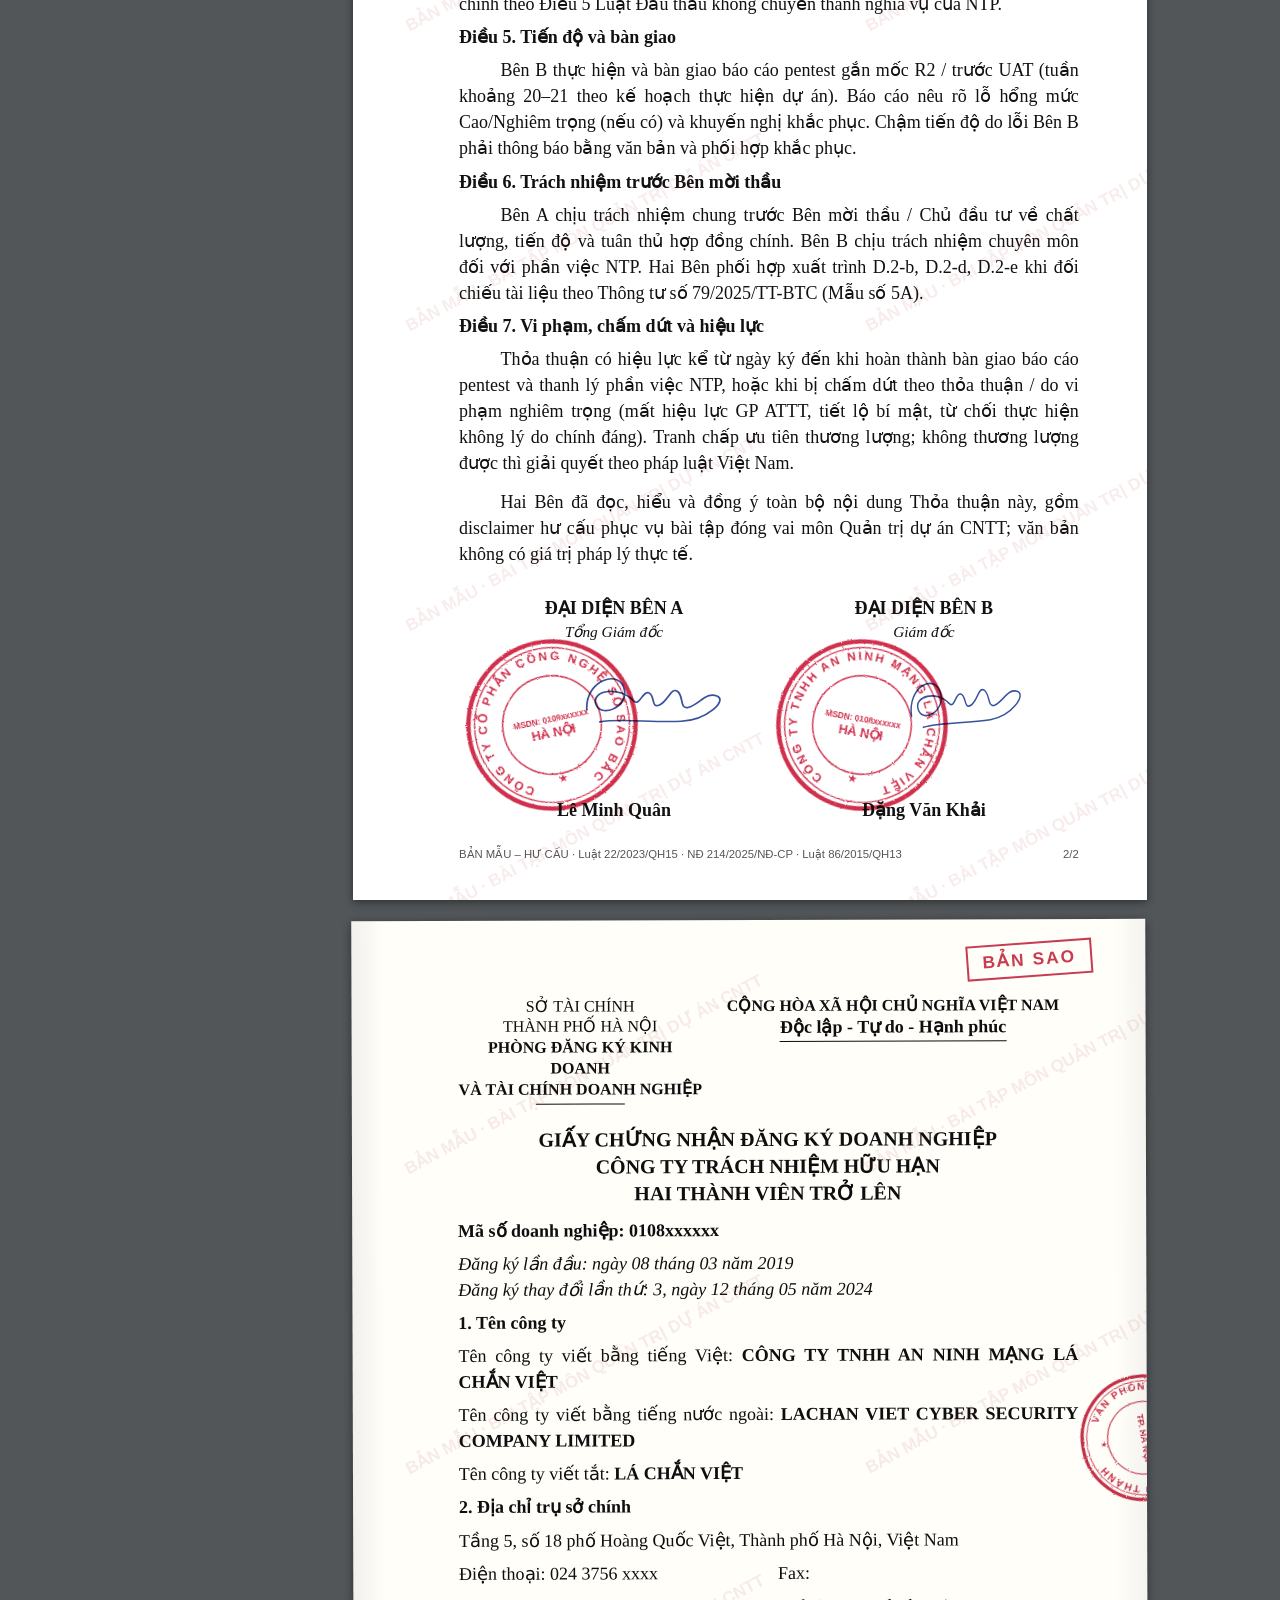
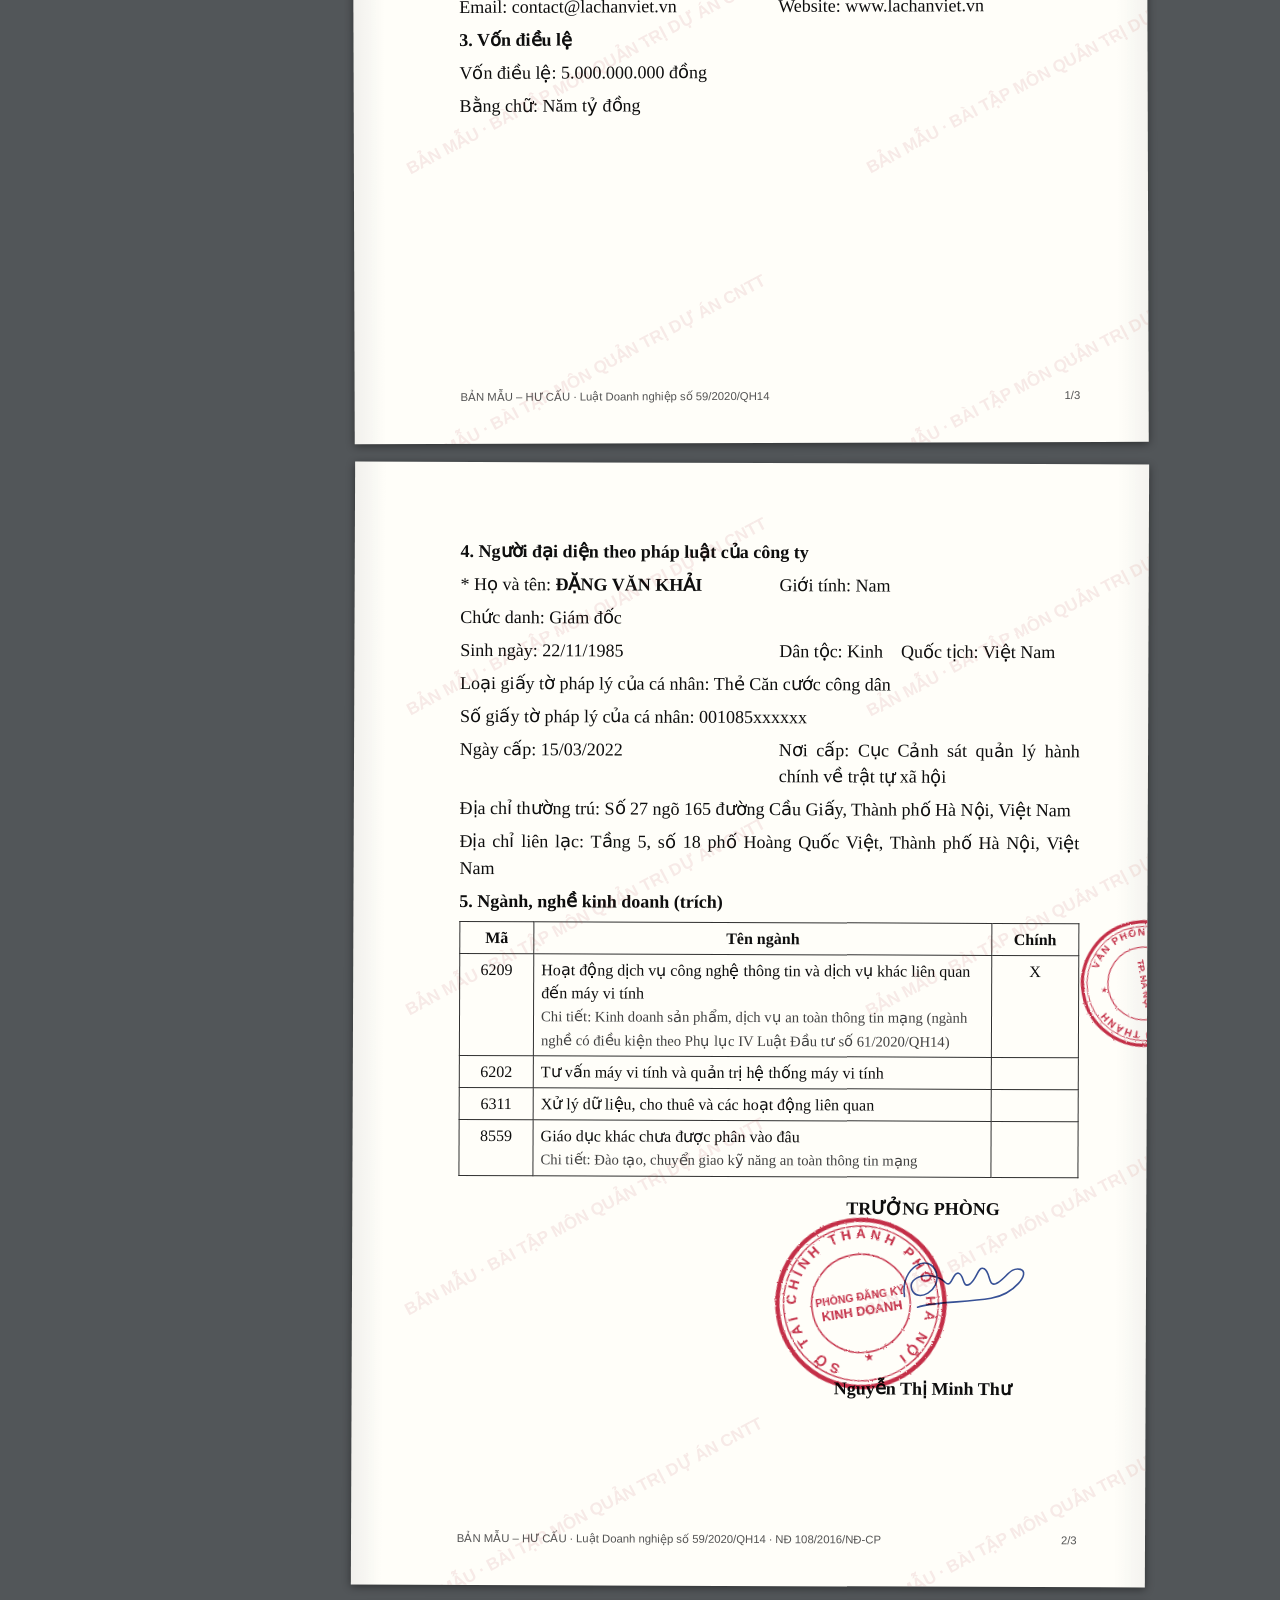
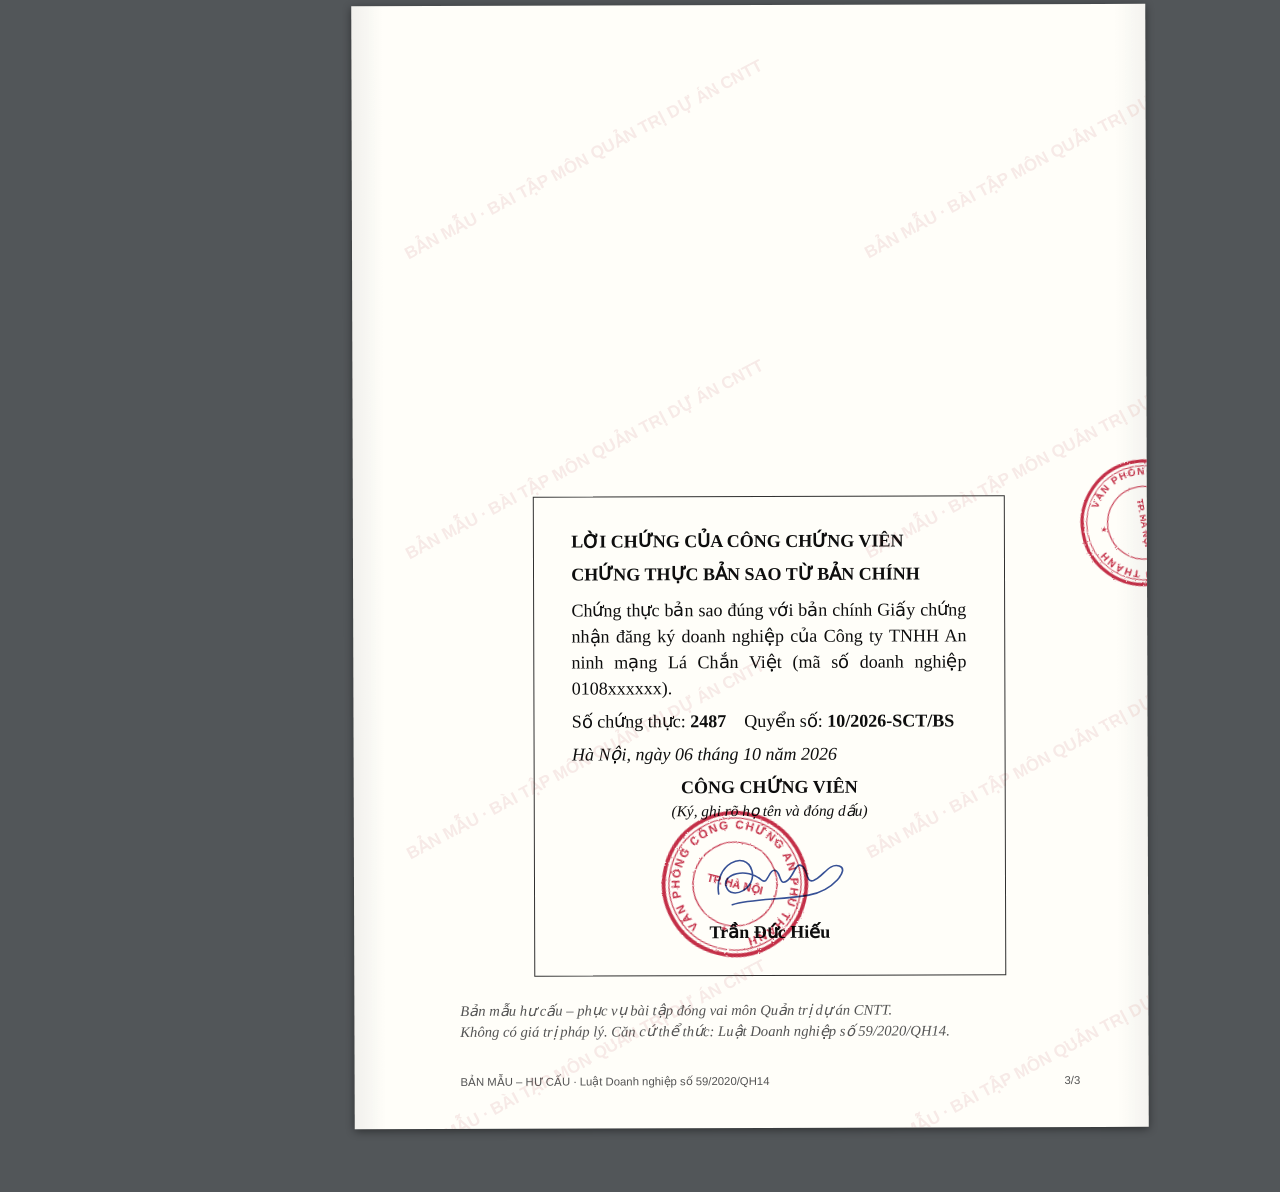
<file: docs/d2.html>
<!doctype html>
<html lang="vi">
<head>
<meta charset="utf-8">
<meta name="viewport" content="width=device-width, initial-scale=1">
<title>D.2 – Điều kiện hoạt động và chứng chỉ – Sao Bắc Tech</title>
<meta name="robots" content="noindex">
<link rel="stylesheet" href="assets/style.css">
</head>
<body class="viewer">

<div class="bar">
  <a href="index.html">← Danh mục</a>
  <span class="title">D2_Xac_nhan_nganh_nghe · D2_GP_ATTT · D2_ISO · D2_Thoa_thuan_NTP · D2_GCN_DKDN_LaChanViet</span>
  <span class="count"></span>
  <button type="button" data-print>In / Lưu PDF</button>
</div>

<div class="layout">
<nav class="side">
  <a href="#p1">Trang 1<small>Công văn giải trình ngành nghề</small></a>
  <a href="#p2">Trang 2<small>Giấy phép ATTT – Lá Chắn Việt</small></a>
  <a href="#p3">Trang 3<small>Chứng chỉ ISO 9001:2015</small></a>
  <a href="#p4">Trang 4<small>Chứng chỉ ISO/IEC 27001:2022</small></a>
  <a href="#p5">Trang 5<small>Thỏa thuận NTP – trang 1/2</small></a>
  <a href="#p6">Trang 6<small>Thỏa thuận NTP – trang 2/2</small></a>
  <a href="#p7">Trang 7<small>GCN ĐKDN NTP – thông tin</small></a>
  <a href="#p8">Trang 8<small>GCN ĐKDN NTP – đại diện &amp; ngành</small></a>
  <a href="#p9">Trang 9<small>GCN ĐKDN NTP – lời chứng</small></a>
</nav>

<main class="pages">

<!-- ===== Trang 1: công văn ===== -->
<section class="page" id="p1">
  <div class="hdr">
    <div class="l">
      <b>CÔNG TY CỔ PHẦN</b>
      <b>CÔNG NGHỆ SỐ SAO BẮC</b>
      <span class="rule"></span>
      <div class="so">Số: 87/2026/CV-SBT</div>
      <div style="font-size:11.5pt;margin-top:4px">V/v giải trình điều kiện kinh doanh<br>đối với gói thầu IB2600184512-00</div>
    </div>
    <div class="r">
      <b>CỘNG HÒA XÃ HỘI CHỦ NGHĨA VIỆT NAM</b>
      <span class="motto">Độc lập - Tự do - Hạnh phúc</span>
      <div class="date">Hà Nội, ngày 07 tháng 10 năm 2026</div>
    </div>
  </div>

  <p class="center" style="margin:22px 0 16px">Kính gửi: <b>Chuỗi cửa hàng thời trang QA</b></p>

  <p class="indent">Công ty Cổ phần Công nghệ Số Sao Bắc (mã số doanh nghiệp 0109xxxxxx) tham dự gói thầu “Phát triển hệ thống phân phối trực tuyến thuộc sở hữu doanh nghiệp (nền tảng Web và Mobile)”, số E-TBMT IB2600184512-00. Liên quan đến yêu cầu tại Chương III E-HSMT về giấy chứng nhận đủ điều kiện hoạt động hoặc chứng chỉ năng lực tổ chức, Công ty xin giải trình như sau:</p>

  <p class="indent">1. Dịch vụ của gói thầu gồm phân tích, thiết kế, lập trình, kiểm thử, triển khai và bảo hành phần mềm, thuộc nhóm ngành 62 “Lập trình máy vi tính, dịch vụ tư vấn và các hoạt động khác liên quan đến máy vi tính”. Công ty đã đăng ký các ngành 6201, 6202, 6209, 6311, 6312 trên Cơ sở dữ liệu quốc gia về đăng ký doanh nghiệp.</p>

  <p class="indent">2. Nhóm ngành nêu trên không thuộc Danh mục ngành, nghề đầu tư kinh doanh có điều kiện tại Phụ lục IV Luật Đầu tư số 61/2020/QH14 và các văn bản sửa đổi, bổ sung. Do đó, pháp luật không yêu cầu Công ty phải có giấy chứng nhận đủ điều kiện hoạt động hoặc chứng chỉ năng lực tổ chức đối với phần việc Công ty trực tiếp thực hiện.</p>

  <p class="indent">3. Riêng hạng mục kiểm thử xâm nhập độc lập (Mẫu số 09A) là dịch vụ kiểm tra, đánh giá an toàn thông tin mạng thuộc diện kinh doanh có điều kiện theo Luật An toàn thông tin mạng số 86/2015/QH13, Nghị định số 108/2016/NĐ-CP và Phụ lục IV Luật Đầu tư số 61/2020/QH14. Hạng mục này do nhà thầu phụ là Công ty TNHH An ninh mạng Lá Chắn Việt thực hiện, theo Giấy phép kinh doanh sản phẩm, dịch vụ an toàn thông tin mạng số 0xx/GP-ATTT. Bản chụp Giấy phép ATTT, <b>Giấy chứng nhận đăng ký doanh nghiệp</b> và <b>Thỏa thuận hợp tác nhà thầu phụ ngày 03/10/2026</b> được đính kèm theo ký hiệu D.2-b, D.2-e, D.2-d. Việc sử dụng nhà thầu phụ tuân thủ nguyên tắc của Luật Đấu thầu số 22/2023/QH15 và Nghị định số 214/2025/NĐ-CP; nhà thầu chính vẫn chịu trách nhiệm chung về tư cách hợp lệ theo Điều 5 Luật Đấu thầu.</p>

  <p class="indent">4. Để chứng minh năng lực quản lý chất lượng và an toàn thông tin, Công ty gửi kèm Giấy chứng nhận ISO 9001:2015 và ISO/IEC 27001:2022 còn hiệu lực.</p>

  <p class="indent">Công ty cam kết các thông tin trên là trung thực và chịu trách nhiệm trước pháp luật về nội dung giải trình này.</p>

  <div class="sign">
    <div class="recv" style="padding-top:4px">
      <b>Nơi nhận:</b><br>
      - Như trên;<br>
      - Lưu: VT, P.KD.
    </div>
    <div class="who">
      <div class="role">TỔNG GIÁM ĐỐC</div>
      <div class="ink">
        <span class="stamp" data-top="CÔNG TY CỔ PHẦN CÔNG NGHỆ SỐ SAO BẮC" data-center="MSDN: 0109xxxxxx|HÀ NỘI" data-rot="-14"></span>
        <span class="sig" data-seed="le minh quan"></span>
      </div>
      <div class="name" style="margin-top:44px">Lê Minh Quân</div>
    </div>
  </div>
</section>

<!-- ===== Trang 2: giấy phép ATTT ===== -->
<section class="page scan" id="p2">
  <div class="hdr">
    <div class="l">
      <b>CƠ QUAN CẤP PHÉP</b>
      <b>AN TOÀN THÔNG TIN MẠNG</b>
      <span class="rule"></span>
      <div class="so">Số: 0xx/GP-ATTT</div>
    </div>
    <div class="r">
      <b>CỘNG HÒA XÃ HỘI CHỦ NGHĨA VIỆT NAM</b>
      <span class="motto">Độc lập - Tự do - Hạnh phúc</span>
      <div class="date">Hà Nội, ngày 20 tháng 06 năm 2024</div>
    </div>
  </div>

  <div class="doc-title" style="margin-top:26px;font-size:14pt">GIẤY PHÉP<br>KINH DOANH SẢN PHẨM, DỊCH VỤ<br>AN TOÀN THÔNG TIN MẠNG</div>
  <p class="center italic" style="margin-bottom:16px">(Cấp lần đầu)</p>

  <p class="field">Cấp cho: <b>CÔNG TY TNHH AN NINH MẠNG LÁ CHẮN VIỆT</b></p>
  <p class="field">Tên giao dịch quốc tế: LACHAN VIET CYBER SECURITY COMPANY LIMITED</p>
  <p class="field">Mã số doanh nghiệp: 0108xxxxxx</p>
  <p class="field">Địa chỉ trụ sở chính: Tầng 5, số 18 phố Hoàng Quốc Việt, Thành phố Hà Nội</p>
  <p class="field">Người đại diện theo pháp luật: Ông Đặng Văn Khải – Giám đốc</p>

  <p class="sec">Được phép kinh doanh các dịch vụ an toàn thông tin mạng sau:</p>
  <table class="t">
    <tr><th style="width:10%">STT</th><th>Tên dịch vụ</th></tr>
    <tr><td class="c">1</td><td>Dịch vụ kiểm tra, đánh giá an toàn thông tin mạng</td></tr>
    <tr><td class="c">2</td><td>Dịch vụ giám sát an toàn thông tin mạng</td></tr>
  </table>

  <p class="field">Thời hạn của Giấy phép: 10 năm kể từ ngày ký.</p>
  <p class="field">Doanh nghiệp có trách nhiệm thực hiện đúng các quy định của pháp luật về an toàn thông tin mạng và các nội dung ghi trong Giấy phép này.</p>
  <p class="field" style="margin-top:10px;font-size:11.5pt"><i>Tài liệu kèm theo khi đối chiếu: D.2-d (Thỏa thuận hợp tác nhà thầu phụ ngày 03/10/2026), D.2-e (Giấy chứng nhận đăng ký doanh nghiệp nhà thầu phụ – bản sao chứng thực).</i></p>

  <div class="sign">
    <div class="recv" style="padding-top:4px">
      <b>Nơi nhận:</b><br>
      - Công ty TNHH An ninh mạng Lá Chắn Việt;<br>
      - Lưu: VT, hồ sơ cấp phép.
    </div>
    <div class="who">
      <div class="role">THỦ TRƯỞNG CƠ QUAN</div>
      <div class="ink">
        <span class="stamp" data-top="CƠ QUAN CẤP PHÉP AN TOÀN THÔNG TIN MẠNG" data-center="BẢN MẪU" data-rot="11"></span>
        <span class="sig" data-seed="pham quoc vinh"></span>
      </div>
      <div class="name" style="margin-top:44px">Phạm Quốc Vinh</div>
    </div>
  </div>
</section>

<!-- ===== Trang 3: ISO 9001 ===== -->
<section class="page scan" id="p3">
  <div class="cert"><div class="inner">
    <div class="brand">VCERT<small>VCERT INTERNATIONAL CERTIFICATION CO., LTD</small></div>
    <h2>CERTIFICATE</h2>
    <div class="vn">GIẤY CHỨNG NHẬN</div>
    <div class="small">This is to certify that the management system of<br><i>Chứng nhận hệ thống quản lý của</i></div>
    <div class="org">SAO BAC DIGITAL TECHNOLOGY JOINT STOCK COMPANY</div>
    <div class="small">Công ty Cổ phần Công nghệ Số Sao Bắc<br>8th Floor, Sao Bac Building, 45 Duy Tan Street, Hanoi, Vietnam</div>
    <div class="small" style="margin-top:7mm">has been assessed and found to conform to the requirements of<br><i>đã được đánh giá và phù hợp với các yêu cầu của tiêu chuẩn</i></div>
    <div class="std">ISO 9001:2015</div>
    <div class="small">Quality Management System – Hệ thống quản lý chất lượng</div>
    <div class="scope"><b>Scope / Phạm vi:</b> Design, development, implementation and maintenance of software.<br><i>Thiết kế, phát triển, triển khai và bảo trì phần mềm.</i></div>
    <div class="grid">
      <div><span>Certificate No.</span>VC-QMS-2389</div>
      <div><span>Initial certification</span>18/11/2024</div>
      <div><span>Valid until</span>17/11/2027</div>
    </div>
    <div class="csign">
      <div>Validity is subject to annual surveillance audits.<br>Hiệu lực phụ thuộc vào kết quả đánh giá giám sát hằng năm.</div>
      <div style="text-align:center;position:relative;width:180px">
        <span class="sig" data-seed="hoang anh tuan vcert" style="display:block;margin:0 auto"></span>
        <div style="border-top:1px solid #333;padding-top:3px">Hoàng Anh Tuấn<br>Certification Director</div>
      </div>
    </div>
  </div></div>
</section>

<!-- ===== Trang 4: ISO 27001 ===== -->
<section class="page scan r" id="p4">
  <div class="cert"><div class="inner">
    <div class="brand">VCERT<small>VCERT INTERNATIONAL CERTIFICATION CO., LTD</small></div>
    <h2>CERTIFICATE</h2>
    <div class="vn">GIẤY CHỨNG NHẬN</div>
    <div class="small">This is to certify that the management system of<br><i>Chứng nhận hệ thống quản lý của</i></div>
    <div class="org">SAO BAC DIGITAL TECHNOLOGY JOINT STOCK COMPANY</div>
    <div class="small">Công ty Cổ phần Công nghệ Số Sao Bắc<br>8th Floor, Sao Bac Building, 45 Duy Tan Street, Hanoi, Vietnam</div>
    <div class="small" style="margin-top:7mm">has been assessed and found to conform to the requirements of<br><i>đã được đánh giá và phù hợp với các yêu cầu của tiêu chuẩn</i></div>
    <div class="std">ISO/IEC 27001:2022</div>
    <div class="small">Information Security Management System – Hệ thống quản lý an toàn thông tin</div>
    <div class="scope"><b>Scope / Phạm vi:</b> Software development and operation of hosted service infrastructure for customers, in accordance with Statement of Applicability version 2.1.<br><i>Phát triển phần mềm và vận hành hạ tầng dịch vụ cho khách hàng, theo Tuyên bố áp dụng phiên bản 2.1.</i></div>
    <div class="grid">
      <div><span>Certificate No.</span>VC-ISMS-0917</div>
      <div><span>Initial certification</span>24/03/2025</div>
      <div><span>Valid until</span>23/03/2028</div>
    </div>
    <div class="csign">
      <div>Validity is subject to annual surveillance audits.<br>Hiệu lực phụ thuộc vào kết quả đánh giá giám sát hằng năm.</div>
      <div style="text-align:center;position:relative;width:180px">
        <span class="sig" data-seed="hoang anh tuan vcert" style="display:block;margin:0 auto"></span>
        <div style="border-top:1px solid #333;padding-top:3px">Hoàng Anh Tuấn<br>Certification Director</div>
      </div>
    </div>
  </div></div>
</section>

<!-- ===== Trang 5: Thỏa thuận NTP – trang 1/2 (D.2-d) ===== -->
<section class="page" id="p5">
  <div class="hdr">
    <div class="l">
      <b>THỎA THUẬN HỢP TÁC</b>
      <b>NHÀ THẦU PHỤ</b>
      <span class="rule"></span>
      <div class="so">Số: 12/2026/TT-SBT-LCV</div>
    </div>
    <div class="r">
      <b>CỘNG HÒA XÃ HỘI CHỦ NGHĨA VIỆT NAM</b>
      <span class="motto">Độc lập - Tự do - Hạnh phúc</span>
      <div class="date">Hà Nội, ngày 03 tháng 10 năm 2026</div>
    </div>
  </div>

  <div class="doc-title" style="font-size:14pt;margin-top:16px">THỎA THUẬN HỢP TÁC<br>NHÀ THẦU PHỤ / HỢP ĐỒNG NGUYÊN TẮC</div>
  <p class="center italic" style="margin-bottom:12px">(Gắn với gói thầu số E-TBMT IB2600184512-00 – Mẫu số 09A)</p>

  <p class="indent">Hôm nay, ngày 03 tháng 10 năm 2026, tại Thành phố Hà Nội, chúng tôi gồm:</p>

  <p class="sec">BÊN A – NHÀ THẦU CHÍNH</p>
  <p class="field">Tên: <b>Công ty Cổ phần Công nghệ Số Sao Bắc</b></p>
  <p class="field">Mã số doanh nghiệp: 0109xxxxxx</p>
  <p class="field">Địa chỉ: Tầng 8, Tòa nhà Sao Bắc, số 45 phố Duy Tân, Thành phố Hà Nội</p>
  <p class="field">Đại diện: Ông <b>Lê Minh Quân</b> – Chức vụ: Tổng Giám đốc</p>

  <p class="sec">BÊN B – NHÀ THẦU PHỤ</p>
  <p class="field">Tên: <b>Công ty TNHH An ninh mạng Lá Chắn Việt</b></p>
  <p class="field">Tên giao dịch quốc tế: LACHAN VIET CYBER SECURITY COMPANY LIMITED</p>
  <p class="field">Mã số doanh nghiệp: 0108xxxxxx</p>
  <p class="field">Địa chỉ: Tầng 5, số 18 phố Hoàng Quốc Việt, Thành phố Hà Nội</p>
  <p class="field">Đại diện: Ông <b>Đặng Văn Khải</b> – Chức vụ: Giám đốc</p>
  <p class="field">Giấy phép ATTT: số <b>0xx/GP-ATTT</b>, cấp ngày 20/06/2024, thời hạn 10 năm</p>

  <p class="indent">Hai Bên thỏa thuận các điều khoản sau:</p>

  <p class="sec">Điều 1. Phạm vi công việc</p>
  <p class="indent">Bên B thực hiện kiểm thử xâm nhập độc lập (penetration test) theo Mẫu số 09A và yêu cầu tại E-HSMT gói thầu IB2600184512-00, thuộc dịch vụ kiểm tra, đánh giá an toàn thông tin mạng theo Luật An toàn thông tin mạng số 86/2015/QH13 (Điều 40–41) và Nghị định số 108/2016/NĐ-CP. Phạm vi NTP giới hạn hạng mục pentest; không bao gồm toàn bộ nghĩa vụ hợp đồng chính.</p>

  <p class="sec">Điều 2. Cam kết về Giấy phép ATTT</p>
  <p class="indent">Bên B cam kết Giấy phép số 0xx/GP-ATTT còn hiệu lực trong suốt thời gian thực hiện phần việc NTP; phạm vi giấy phép gồm kiểm tra–đánh giá ATTT mạng và giám sát ATTT mạng. Bên B thông báo ngay cho Bên A nếu giấy phép bị thu hồi, tạm đình chỉ hoặc hết hiệu lực.</p>

  <p class="sec">Điều 3. Bảo mật thông tin và quyền truy cập</p>
  <p class="indent">Bên B bảo mật thông tin, dữ liệu, tài khoản và quyền truy cập môi trường STG/PRD (chỉ khi được Bên A hoặc Chủ đầu tư cấp). Nghiêm cấm sao chép, tiết lộ hoặc sử dụng ngoài phạm vi pentest. Nghĩa vụ bảo mật có hiệu lực trong và sau khi chấm dứt Thỏa thuận.</p>

  <div class="printfoot"><span>BẢN MẪU – HƯ CẤU · Luật 22/2023/QH15 · NĐ 214/2025/NĐ-CP · Luật 86/2015/QH13</span><span>1/2</span></div>
</section>

<!-- ===== Trang 6: Thỏa thuận NTP – trang 2/2 ===== -->
<section class="page" id="p6">
  <p class="sec">Điều 4. Không chuyển nhượng toàn bộ nghĩa vụ; giới hạn tỷ lệ NTP</p>
  <p class="indent">Bên A không chuyển nhượng toàn bộ nghĩa vụ hợp đồng chính cho Bên B. Tỷ lệ/phạm vi NTP giới hạn hạng mục pentest theo Mẫu 09A (ước tính khoảng 2,4% giá dự thầu), phù hợp nguyên tắc sử dụng nhà thầu phụ tại Luật Đấu thầu số 22/2023/QH15 và Nghị định số 214/2025/NĐ-CP. Tư cách hợp lệ của nhà thầu chính theo Điều 5 Luật Đấu thầu không chuyển thành nghĩa vụ của NTP.</p>

  <p class="sec">Điều 5. Tiến độ và bàn giao</p>
  <p class="indent">Bên B thực hiện và bàn giao báo cáo pentest gắn mốc R2 / trước UAT (tuần khoảng 20–21 theo kế hoạch thực hiện dự án). Báo cáo nêu rõ lỗ hổng mức Cao/Nghiêm trọng (nếu có) và khuyến nghị khắc phục. Chậm tiến độ do lỗi Bên B phải thông báo bằng văn bản và phối hợp khắc phục.</p>

  <p class="sec">Điều 6. Trách nhiệm trước Bên mời thầu</p>
  <p class="indent">Bên A chịu trách nhiệm chung trước Bên mời thầu / Chủ đầu tư về chất lượng, tiến độ và tuân thủ hợp đồng chính. Bên B chịu trách nhiệm chuyên môn đối với phần việc NTP. Hai Bên phối hợp xuất trình D.2-b, D.2-d, D.2-e khi đối chiếu tài liệu theo Thông tư số 79/2025/TT-BTC (Mẫu số 5A).</p>

  <p class="sec">Điều 7. Vi phạm, chấm dứt và hiệu lực</p>
  <p class="indent">Thỏa thuận có hiệu lực kể từ ngày ký đến khi hoàn thành bàn giao báo cáo pentest và thanh lý phần việc NTP, hoặc khi bị chấm dứt theo thỏa thuận / do vi phạm nghiêm trọng (mất hiệu lực GP ATTT, tiết lộ bí mật, từ chối thực hiện không lý do chính đáng). Tranh chấp ưu tiên thương lượng; không thương lượng được thì giải quyết theo pháp luật Việt Nam.</p>

  <p class="indent" style="margin-top:12px">Hai Bên đã đọc, hiểu và đồng ý toàn bộ nội dung Thỏa thuận này, gồm disclaimer hư cấu phục vụ bài tập đóng vai môn Quản trị dự án CNTT; văn bản không có giá trị pháp lý thực tế.</p>

  <div class="sign" style="margin-top:28px">
    <div class="who">
      <div class="role">ĐẠI DIỆN BÊN A</div>
      <div class="hint">Tổng Giám đốc</div>
      <div class="ink">
        <span class="stamp" data-top="CÔNG TY CỔ PHẦN CÔNG NGHỆ SỐ SAO BẮC" data-center="MSDN: 0109xxxxxx|HÀ NỘI" data-rot="-12"></span>
        <span class="sig" data-seed="le minh quan thoa thuan"></span>
      </div>
      <div class="name" style="margin-top:44px">Lê Minh Quân</div>
    </div>
    <div class="who">
      <div class="role">ĐẠI DIỆN BÊN B</div>
      <div class="hint">Giám đốc</div>
      <div class="ink">
        <span class="stamp" data-top="CÔNG TY TNHH AN NINH MẠNG LÁ CHẮN VIỆT" data-center="MSDN: 0108xxxxxx|HÀ NỘI" data-rot="10"></span>
        <span class="sig" data-seed="dang van khai"></span>
      </div>
      <div class="name" style="margin-top:44px">Đặng Văn Khải</div>
    </div>
  </div>

  <div class="printfoot"><span>BẢN MẪU – HƯ CẤU · Luật 22/2023/QH15 · NĐ 214/2025/NĐ-CP · Luật 86/2015/QH13</span><span>2/2</span></div>
</section>

<!-- ===== Trang 7: GCN ĐKDN NTP – thông tin (D.2-e) ===== -->
<section class="page scan" id="p7">
  <div class="rect-stamp" style="top:6mm;right:14mm;font-size:13pt">BẢN SAO</div>
  <span class="stamp giap-lai" style="top:120mm" data-size="130" data-rot="80" data-top="VĂN PHÒNG CÔNG CHỨNG AN PHÚ THÀNH" data-center="TP. HÀ NỘI"></span>

  <div class="hdr">
    <div class="l">
      <span class="n">SỞ TÀI CHÍNH</span>
      <span class="n">THÀNH PHỐ HÀ NỘI</span>
      <b>PHÒNG ĐĂNG KÝ KINH DOANH</b>
      <b>VÀ TÀI CHÍNH DOANH NGHIỆP</b>
      <span class="rule"></span>
    </div>
    <div class="r">
      <b>CỘNG HÒA XÃ HỘI CHỦ NGHĨA VIỆT NAM</b>
      <span class="motto">Độc lập - Tự do - Hạnh phúc</span>
    </div>
  </div>

  <div class="doc-title">GIẤY CHỨNG NHẬN ĐĂNG KÝ DOANH NGHIỆP<br>CÔNG TY TRÁCH NHIỆM HỮU HẠN<br>HAI THÀNH VIÊN TRỞ LÊN</div>
  <p class="center" style="margin-top:10px"><b>Mã số doanh nghiệp: 0108xxxxxx</b></p>
  <p class="center italic" style="margin-bottom:0">Đăng ký lần đầu: ngày 08 tháng 03 năm 2019</p>
  <p class="center italic">Đăng ký thay đổi lần thứ: 3, ngày 12 tháng 05 năm 2024</p>

  <p class="sec">1. Tên công ty</p>
  <p class="field">Tên công ty viết bằng tiếng Việt: <b>CÔNG TY TNHH AN NINH MẠNG LÁ CHẮN VIỆT</b></p>
  <p class="field">Tên công ty viết bằng tiếng nước ngoài: <b>LACHAN VIET CYBER SECURITY COMPANY LIMITED</b></p>
  <p class="field">Tên công ty viết tắt: <b>LÁ CHẮN VIỆT</b></p>

  <p class="sec">2. Địa chỉ trụ sở chính</p>
  <p class="field">Tầng 5, số 18 phố Hoàng Quốc Việt, Thành phố Hà Nội, Việt Nam</p>
  <div class="cols2">
    <p class="field">Điện thoại: 024 3756 xxxx</p>
    <p class="field">Fax:</p>
    <p class="field">Email: contact@lachanviet.vn</p>
    <p class="field">Website: www.lachanviet.vn</p>
  </div>

  <p class="sec">3. Vốn điều lệ</p>
  <p class="field">Vốn điều lệ: 5.000.000.000 đồng</p>
  <p class="field">Bằng chữ: Năm tỷ đồng</p>

  <div class="printfoot"><span>BẢN MẪU – HƯ CẤU · Luật Doanh nghiệp số 59/2020/QH14</span><span>1/3</span></div>
</section>

<!-- ===== Trang 8: GCN ĐKDN NTP – đại diện & ngành ===== -->
<section class="page scan r" id="p8">
  <span class="stamp giap-lai" style="top:120mm" data-size="130" data-rot="80" data-top="VĂN PHÒNG CÔNG CHỨNG AN PHÚ THÀNH" data-center="TP. HÀ NỘI"></span>

  <p class="sec">4. Người đại diện theo pháp luật của công ty</p>
  <div class="cols2">
    <p class="field">* Họ và tên: <b>ĐẶNG VĂN KHẢI</b></p>
    <p class="field">Giới tính: Nam</p>
  </div>
  <p class="field">Chức danh: Giám đốc</p>
  <div class="cols2">
    <p class="field">Sinh ngày: 22/11/1985</p>
    <p class="field">Dân tộc: Kinh &nbsp;&nbsp; Quốc tịch: Việt Nam</p>
  </div>
  <p class="field">Loại giấy tờ pháp lý của cá nhân: Thẻ Căn cước công dân</p>
  <p class="field">Số giấy tờ pháp lý của cá nhân: 001085xxxxxx</p>
  <div class="cols2">
    <p class="field">Ngày cấp: 15/03/2022</p>
    <p class="field">Nơi cấp: Cục Cảnh sát quản lý hành chính về trật tự xã hội</p>
  </div>
  <p class="field">Địa chỉ thường trú: Số 27 ngõ 165 đường Cầu Giấy, Thành phố Hà Nội, Việt Nam</p>
  <p class="field">Địa chỉ liên lạc: Tầng 5, số 18 phố Hoàng Quốc Việt, Thành phố Hà Nội, Việt Nam</p>

  <p class="sec">5. Ngành, nghề kinh doanh (trích)</p>
  <table class="t">
    <tr><th style="width:12%">Mã</th><th>Tên ngành</th><th style="width:14%">Chính</th></tr>
    <tr><td class="c">6209</td><td>Hoạt động dịch vụ công nghệ thông tin và dịch vụ khác liên quan đến máy vi tính<br><span style="font-size:11pt;color:#444">Chi tiết: Kinh doanh sản phẩm, dịch vụ an toàn thông tin mạng (ngành nghề có điều kiện theo Phụ lục IV Luật Đầu tư số 61/2020/QH14)</span></td><td class="c">X</td></tr>
    <tr><td class="c">6202</td><td>Tư vấn máy vi tính và quản trị hệ thống máy vi tính</td><td class="c"></td></tr>
    <tr><td class="c">6311</td><td>Xử lý dữ liệu, cho thuê và các hoạt động liên quan</td><td class="c"></td></tr>
    <tr><td class="c">8559</td><td>Giáo dục khác chưa được phân vào đâu<br><span style="font-size:11pt;color:#444">Chi tiết: Đào tạo, chuyển giao kỹ năng an toàn thông tin mạng</span></td><td class="c"></td></tr>
  </table>

  <div class="sign" style="margin-top:18px">
    <div></div>
    <div class="who">
      <div class="role">TRƯỞNG PHÒNG</div>
      <div class="ink">
        <span class="stamp" data-top="SỞ TÀI CHÍNH THÀNH PHỐ HÀ NỘI" data-center="PHÒNG ĐĂNG KÝ|KINH DOANH" data-rot="-9"></span>
        <span class="sig" data-seed="nguyen thi minh thu lcv"></span>
      </div>
      <div class="name" style="margin-top:44px">Nguyễn Thị Minh Thư</div>
    </div>
  </div>

  <div class="printfoot"><span>BẢN MẪU – HƯ CẤU · Luật Doanh nghiệp số 59/2020/QH14 · NĐ 108/2016/NĐ-CP</span><span>2/3</span></div>
</section>

<!-- ===== Trang 9: GCN ĐKDN NTP – lời chứng ===== -->
<section class="page scan" id="p9">
  <span class="stamp giap-lai" style="top:120mm" data-size="130" data-rot="80" data-top="VĂN PHÒNG CÔNG CHỨNG AN PHÚ THÀNH" data-center="TP. HÀ NỘI"></span>

  <div style="margin-top:110mm; border:1.5px solid #333; padding:8mm 10mm; width:125mm; margin-left:auto; margin-right:auto">
    <p class="center"><b>LỜI CHỨNG CỦA CÔNG CHỨNG VIÊN</b></p>
    <p class="center"><b>CHỨNG THỰC BẢN SAO TỪ BẢN CHÍNH</b></p>
    <p style="margin-top:10px">Chứng thực bản sao đúng với bản chính Giấy chứng nhận đăng ký doanh nghiệp của Công ty TNHH An ninh mạng Lá Chắn Việt (mã số doanh nghiệp 0108xxxxxx).</p>
    <p>Số chứng thực: <b>2487</b> &nbsp;&nbsp; Quyển số: <b>10/2026-SCT/BS</b></p>
    <p class="italic">Hà Nội, ngày 06 tháng 10 năm 2026</p>
    <div class="who" style="text-align:center; position:relative; min-height:150px; margin-top:6px">
      <div class="role"><b>CÔNG CHỨNG VIÊN</b></div>
      <div class="hint italic" style="font-size:11.5pt">(Ký, ghi rõ họ tên và đóng dấu)</div>
      <div style="position:relative;height:96px">
        <span class="stamp" style="position:absolute;left:50%;top:-14px;margin-left:-110px" data-size="150" data-top="VĂN PHÒNG CÔNG CHỨNG AN PHÚ THÀNH" data-center="TP. HÀ NỘI" data-rot="14"></span>
        <span class="sig" style="position:absolute;left:50%;top:14px;margin-left:-60px" data-seed="tran duc hieu lcv"></span>
      </div>
      <div><b>Trần Đức Hiếu</b></div>
    </div>
  </div>

  <p class="center italic" style="margin-top:24px;font-size:11pt;color:#555">Bản mẫu hư cấu – phục vụ bài tập đóng vai môn Quản trị dự án CNTT.<br>Không có giá trị pháp lý. Căn cứ thể thức: Luật Doanh nghiệp số 59/2020/QH14.</p>

  <div class="printfoot"><span>BẢN MẪU – HƯ CẤU · Luật Doanh nghiệp số 59/2020/QH14</span><span>3/3</span></div>
</section>

</main>
</div>
<script src="assets/app.js"></script>
</body>
</html>
</file>
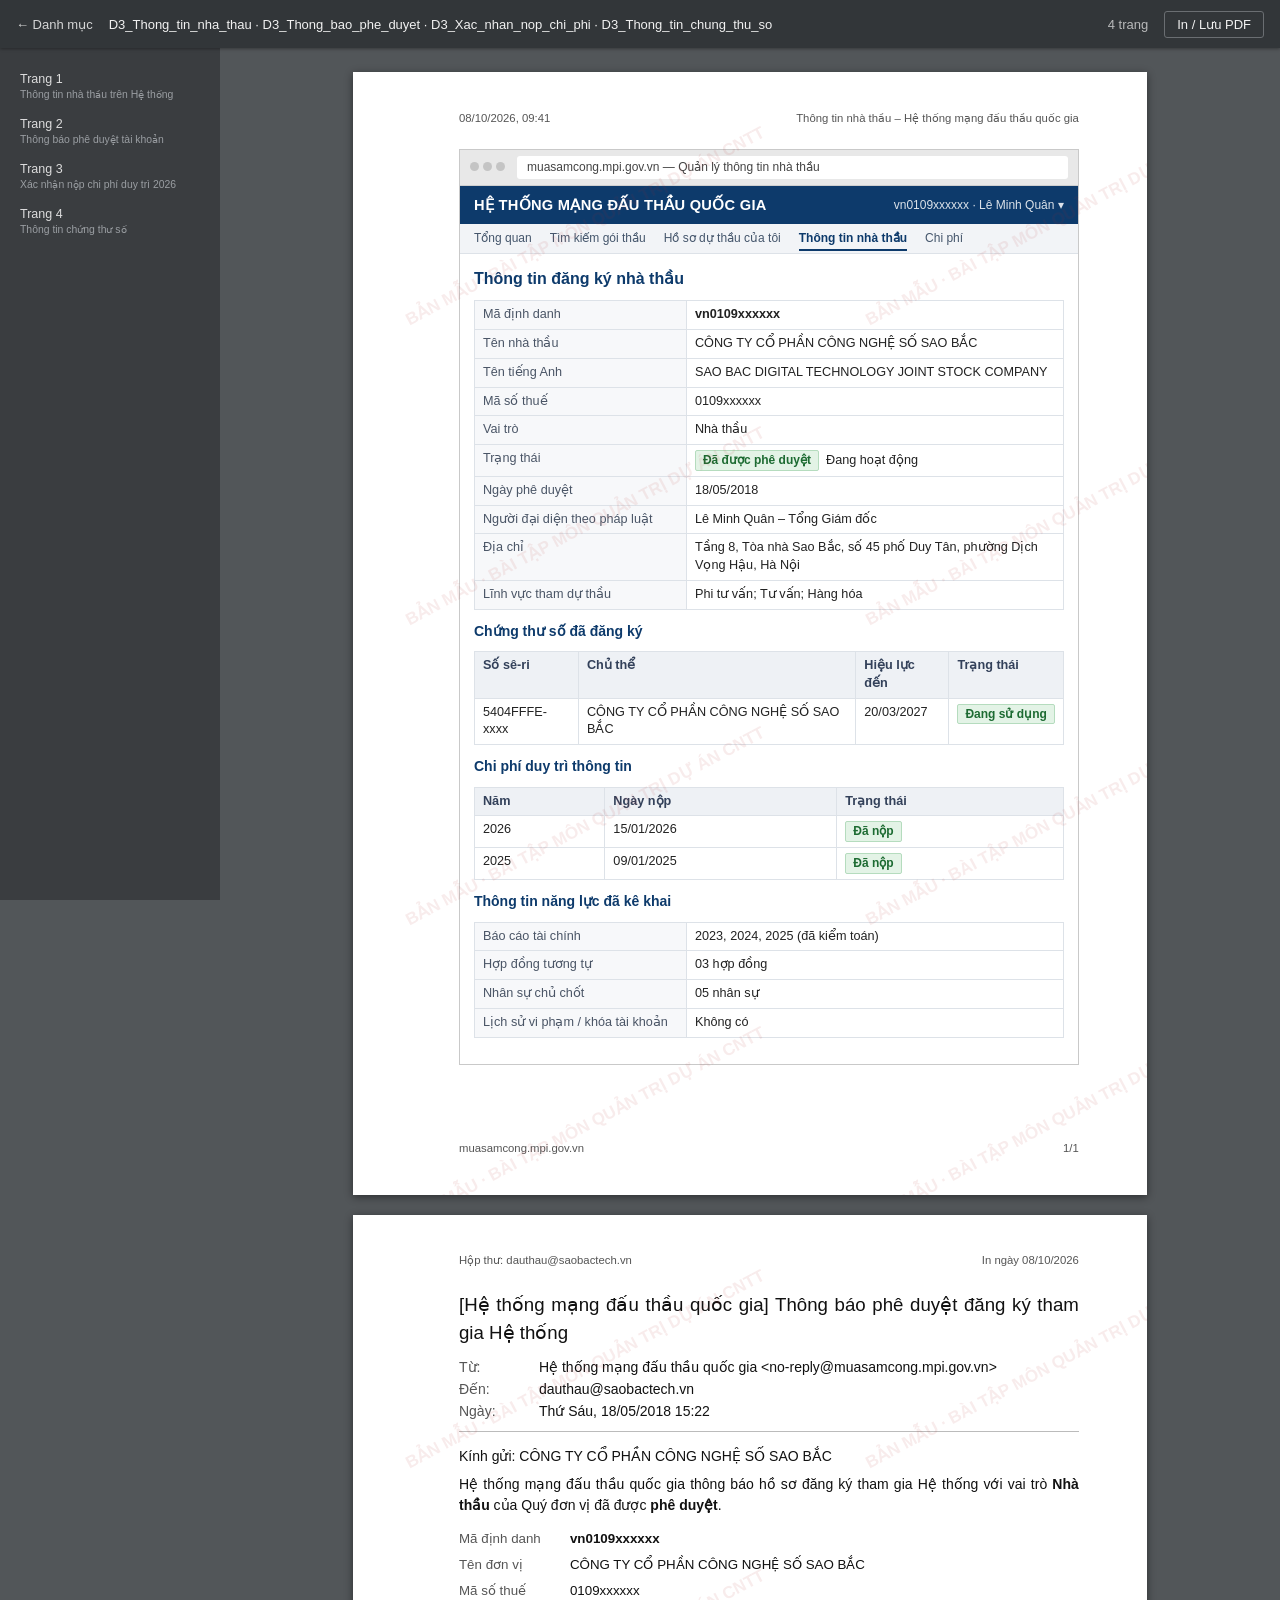
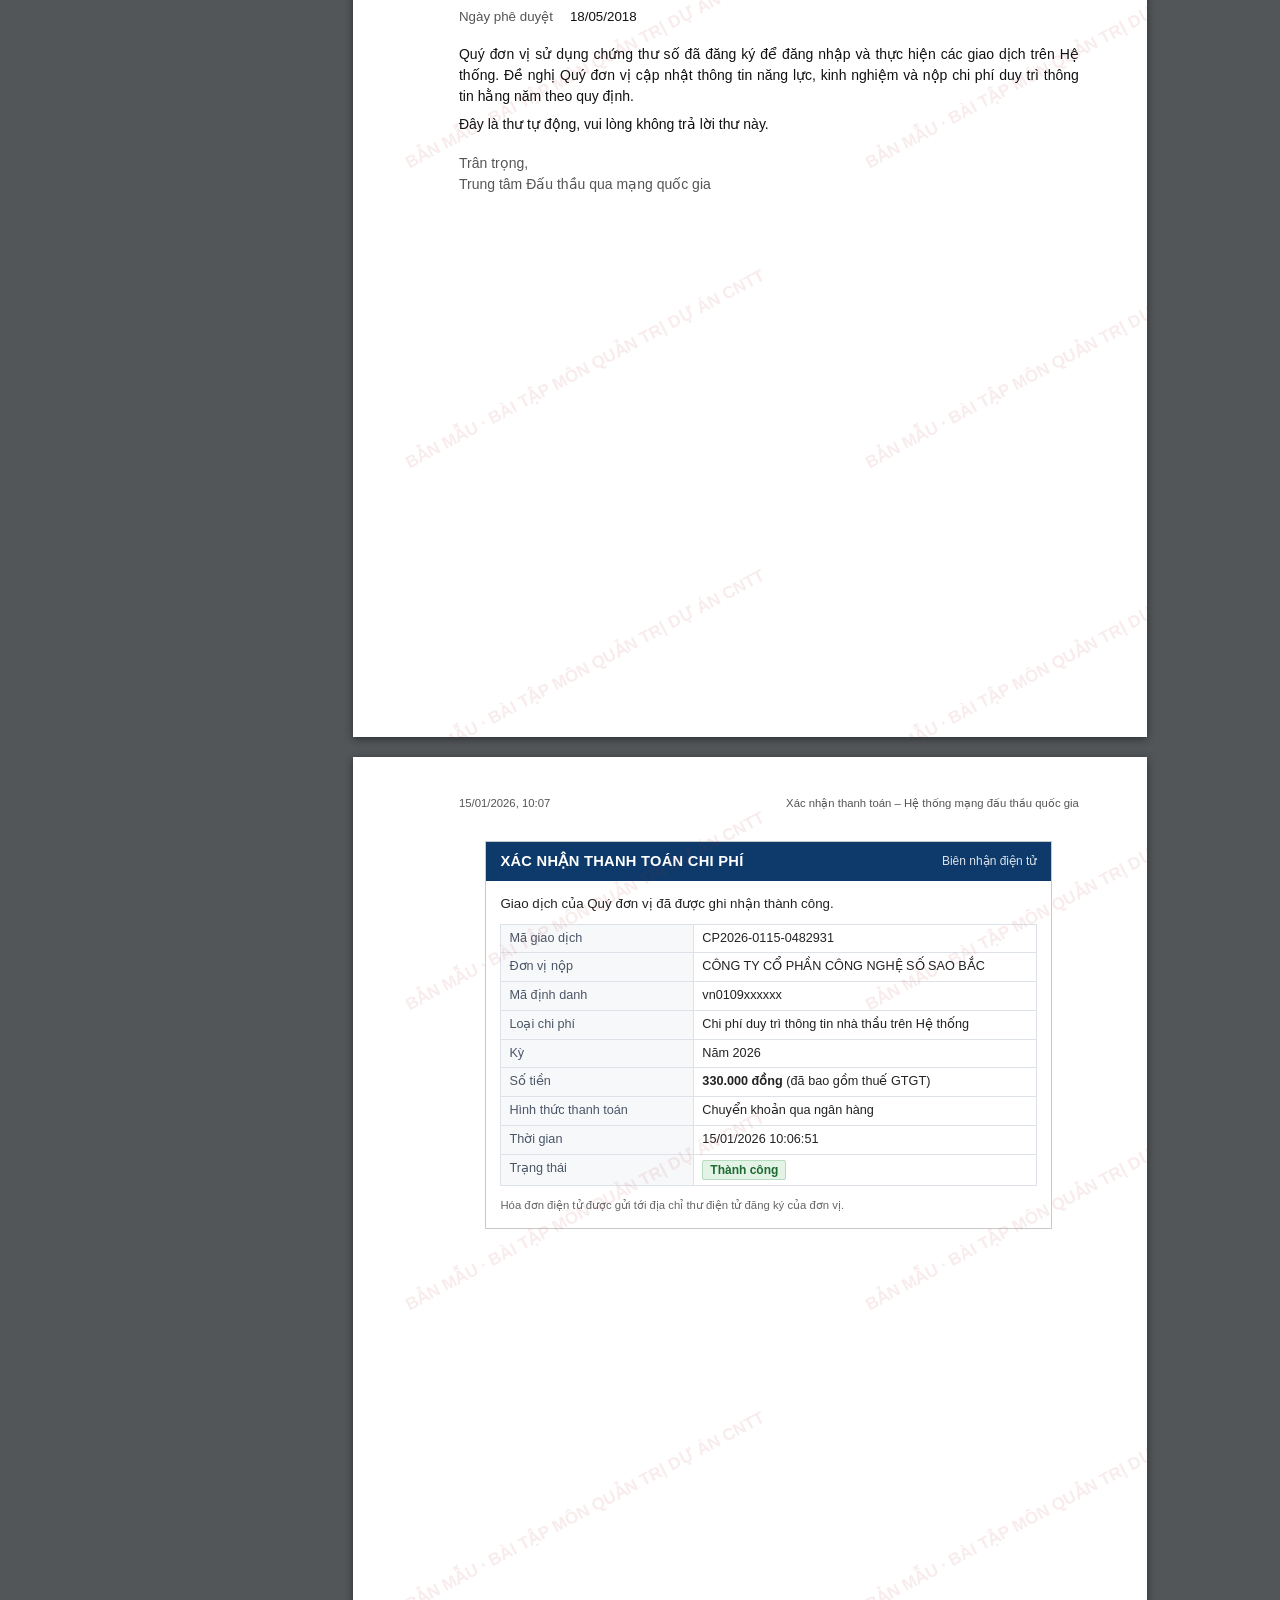
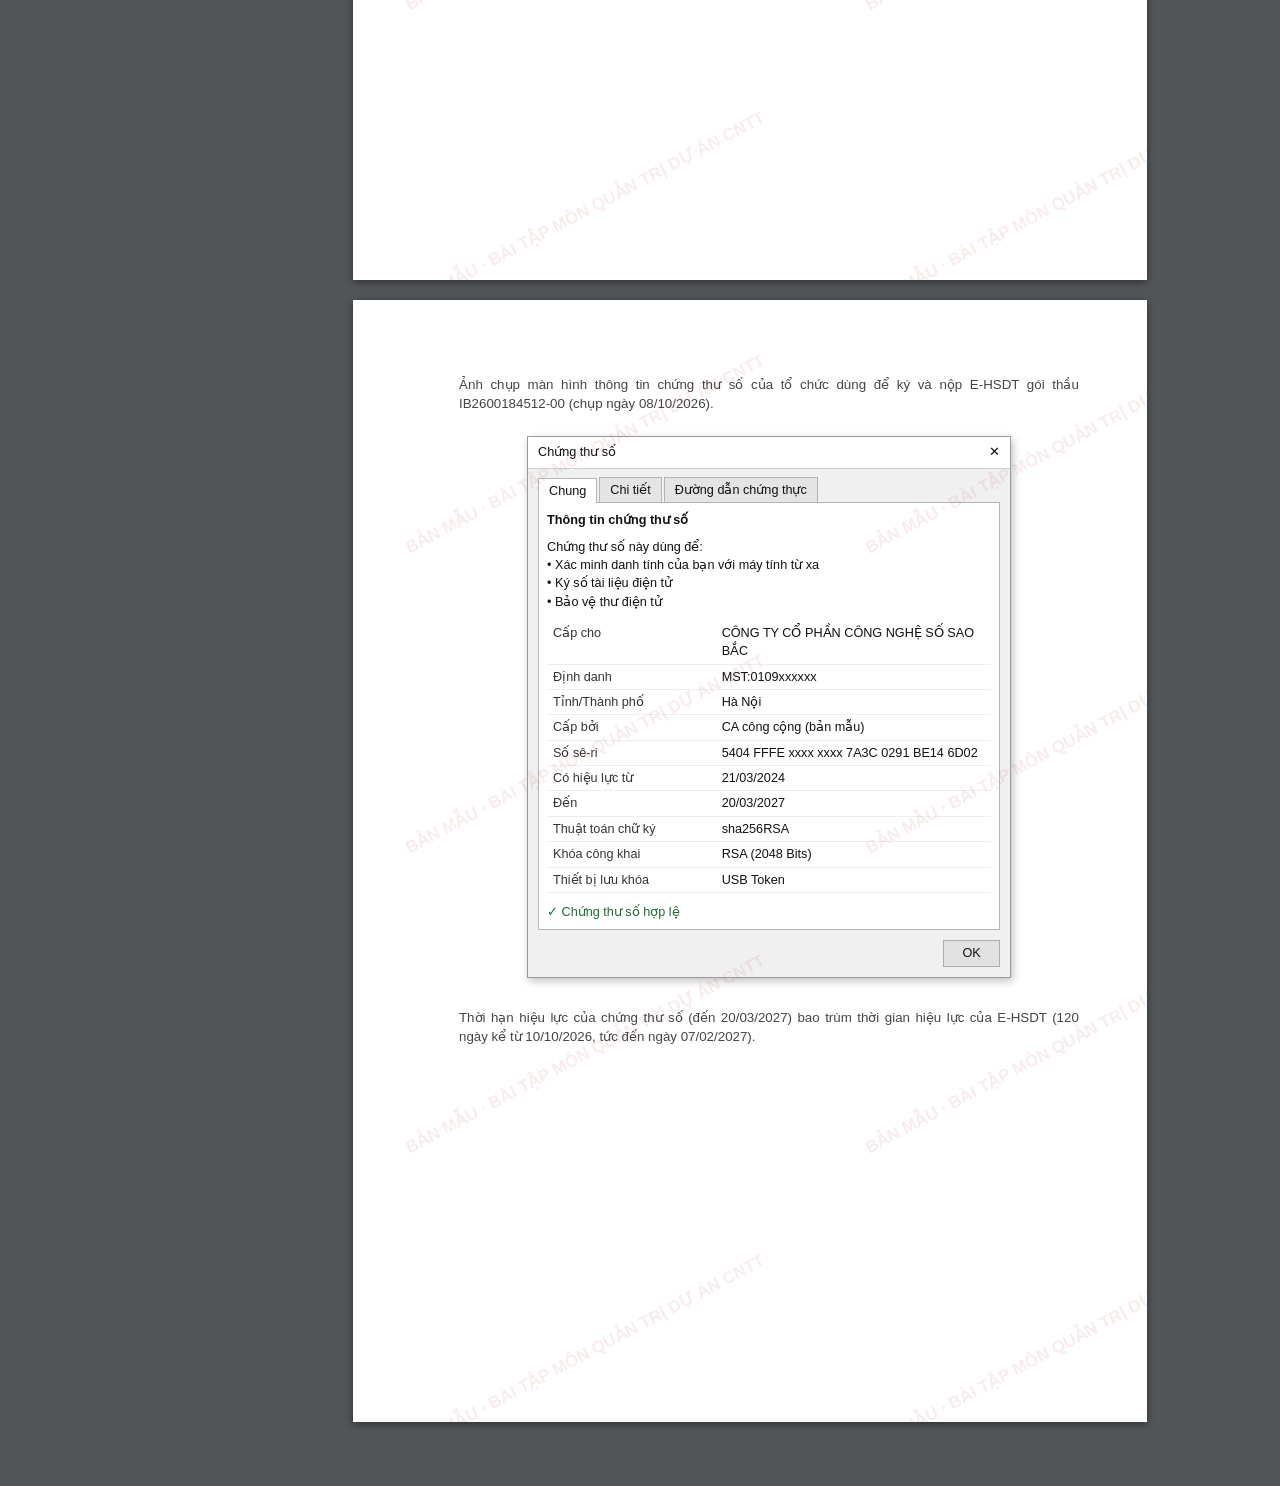
<file: docs/d3.html>
<!doctype html>
<html lang="vi">
<head>
<meta charset="utf-8">
<meta name="viewport" content="width=device-width, initial-scale=1">
<title>D.3 – Tài khoản trên Hệ thống mạng đấu thầu quốc gia – Sao Bắc Tech</title>
<meta name="robots" content="noindex">
<link rel="stylesheet" href="assets/style.css">
</head>
<body class="viewer">

<div class="bar">
  <a href="index.html">← Danh mục</a>
  <span class="title">D3_Thong_tin_nha_thau · D3_Thong_bao_phe_duyet · D3_Xac_nhan_nop_chi_phi · D3_Thong_tin_chung_thu_so</span>
  <span class="count"></span>
  <button type="button" data-print>In / Lưu PDF</button>
</div>

<div class="layout">
<nav class="side">
  <a href="#p1">Trang 1<small>Thông tin nhà thầu trên Hệ thống</small></a>
  <a href="#p2">Trang 2<small>Thông báo phê duyệt tài khoản</small></a>
  <a href="#p3">Trang 3<small>Xác nhận nộp chi phí duy trì 2026</small></a>
  <a href="#p4">Trang 4<small>Thông tin chứng thư số</small></a>
</nav>

<main class="pages">

<!-- ===== Trang 1: thông tin nhà thầu ===== -->
<section class="page" id="p1">
  <div class="printhead"><span>08/10/2026, 09:41</span><span>Thông tin nhà thầu – Hệ thống mạng đấu thầu quốc gia</span></div>

  <div class="shot">
    <div class="chrome"><span class="dots"><i></i><i></i><i></i></span><span class="url">muasamcong.mpi.gov.vn — Quản lý thông tin nhà thầu</span></div>
    <div class="site-top"><b>HỆ THỐNG MẠNG ĐẤU THẦU QUỐC GIA</b><span>vn0109xxxxxx · Lê Minh Quân ▾</span></div>
    <div class="site-nav"><span>Tổng quan</span><span>Tìm kiếm gói thầu</span><span>Hồ sơ dự thầu của tôi</span><span class="on">Thông tin nhà thầu</span><span>Chi phí</span></div>
    <div class="body">
      <h3>Thông tin đăng ký nhà thầu</h3>
      <table>
        <tr><td class="k">Mã định danh</td><td><b>vn0109xxxxxx</b></td></tr>
        <tr><td class="k">Tên nhà thầu</td><td>CÔNG TY CỔ PHẦN CÔNG NGHỆ SỐ SAO BẮC</td></tr>
        <tr><td class="k">Tên tiếng Anh</td><td>SAO BAC DIGITAL TECHNOLOGY JOINT STOCK COMPANY</td></tr>
        <tr><td class="k">Mã số thuế</td><td>0109xxxxxx</td></tr>
        <tr><td class="k">Vai trò</td><td>Nhà thầu</td></tr>
        <tr><td class="k">Trạng thái</td><td><span class="badge ok">Đã được phê duyệt</span> &nbsp;Đang hoạt động</td></tr>
        <tr><td class="k">Ngày phê duyệt</td><td>18/05/2018</td></tr>
        <tr><td class="k">Người đại diện theo pháp luật</td><td>Lê Minh Quân – Tổng Giám đốc</td></tr>
        <tr><td class="k">Địa chỉ</td><td>Tầng 8, Tòa nhà Sao Bắc, số 45 phố Duy Tân, phường Dịch Vọng Hậu, Hà Nội</td></tr>
        <tr><td class="k">Lĩnh vực tham dự thầu</td><td>Phi tư vấn; Tư vấn; Hàng hóa</td></tr>
      </table>

      <h3 style="font-size:10.5pt">Chứng thư số đã đăng ký</h3>
      <table>
        <tr><th>Số sê-ri</th><th>Chủ thể</th><th>Hiệu lực đến</th><th>Trạng thái</th></tr>
        <tr><td>5404FFFE-xxxx</td><td>CÔNG TY CỔ PHẦN CÔNG NGHỆ SỐ SAO BẮC</td><td>20/03/2027</td><td><span class="badge ok">Đang sử dụng</span></td></tr>
      </table>

      <h3 style="font-size:10.5pt">Chi phí duy trì thông tin</h3>
      <table>
        <tr><th>Năm</th><th>Ngày nộp</th><th>Trạng thái</th></tr>
        <tr><td>2026</td><td>15/01/2026</td><td><span class="badge ok">Đã nộp</span></td></tr>
        <tr><td>2025</td><td>09/01/2025</td><td><span class="badge ok">Đã nộp</span></td></tr>
      </table>

      <h3 style="font-size:10.5pt">Thông tin năng lực đã kê khai</h3>
      <table>
        <tr><td class="k">Báo cáo tài chính</td><td>2023, 2024, 2025 (đã kiểm toán)</td></tr>
        <tr><td class="k">Hợp đồng tương tự</td><td>03 hợp đồng</td></tr>
        <tr><td class="k">Nhân sự chủ chốt</td><td>05 nhân sự</td></tr>
        <tr><td class="k">Lịch sử vi phạm / khóa tài khoản</td><td>Không có</td></tr>
      </table>
    </div>
  </div>

  <div class="printfoot"><span>muasamcong.mpi.gov.vn</span><span>1/1</span></div>
</section>

<!-- ===== Trang 2: email phê duyệt ===== -->
<section class="page" id="p2">
  <div class="printhead"><span>Hộp thư: dauthau@saobactech.vn</span><span>In ngày 08/10/2026</span></div>
  <div class="mail">
    <p class="subj">[Hệ thống mạng đấu thầu quốc gia] Thông báo phê duyệt đăng ký tham gia Hệ thống</p>
    <div class="mh">
      <div><span>Từ:</span>Hệ thống mạng đấu thầu quốc gia &lt;no-reply@muasamcong.mpi.gov.vn&gt;</div>
      <div><span>Đến:</span>dauthau@saobactech.vn</div>
      <div><span>Ngày:</span>Thứ Sáu, 18/05/2018 15:22</div>
    </div>

    <p>Kính gửi: CÔNG TY CỔ PHẦN CÔNG NGHỆ SỐ SAO BẮC</p>
    <p>Hệ thống mạng đấu thầu quốc gia thông báo hồ sơ đăng ký tham gia Hệ thống với vai trò <b>Nhà thầu</b> của Quý đơn vị đã được <b>phê duyệt</b>.</p>
    <table style="border-collapse:collapse;margin:10px 0 14px;font-size:10pt">
      <tr><td style="padding:3px 16px 3px 0;color:#555">Mã định danh</td><td><b>vn0109xxxxxx</b></td></tr>
      <tr><td style="padding:3px 16px 3px 0;color:#555">Tên đơn vị</td><td>CÔNG TY CỔ PHẦN CÔNG NGHỆ SỐ SAO BẮC</td></tr>
      <tr><td style="padding:3px 16px 3px 0;color:#555">Mã số thuế</td><td>0109xxxxxx</td></tr>
      <tr><td style="padding:3px 16px 3px 0;color:#555">Ngày phê duyệt</td><td>18/05/2018</td></tr>
    </table>
    <p>Quý đơn vị sử dụng chứng thư số đã đăng ký để đăng nhập và thực hiện các giao dịch trên Hệ thống. Đề nghị Quý đơn vị cập nhật thông tin năng lực, kinh nghiệm và nộp chi phí duy trì thông tin hằng năm theo quy định.</p>
    <p>Đây là thư tự động, vui lòng không trả lời thư này.</p>
    <p style="margin-top:18px;color:#555">Trân trọng,<br>Trung tâm Đấu thầu qua mạng quốc gia</p>
  </div>
</section>

<!-- ===== Trang 3: xác nhận nộp chi phí ===== -->
<section class="page" id="p3">
  <div class="printhead"><span>15/01/2026, 10:07</span><span>Xác nhận thanh toán – Hệ thống mạng đấu thầu quốc gia</span></div>

  <div class="shot" style="max-width:150mm;margin:8mm auto 0">
    <div class="site-top"><b>XÁC NHẬN THANH TOÁN CHI PHÍ</b><span>Biên nhận điện tử</span></div>
    <div class="body">
      <p style="font-size:10pt;margin:0 0 10px">Giao dịch của Quý đơn vị đã được ghi nhận thành công.</p>
      <table>
        <tr><td class="k">Mã giao dịch</td><td>CP2026-0115-0482931</td></tr>
        <tr><td class="k">Đơn vị nộp</td><td>CÔNG TY CỔ PHẦN CÔNG NGHỆ SỐ SAO BẮC</td></tr>
        <tr><td class="k">Mã định danh</td><td>vn0109xxxxxx</td></tr>
        <tr><td class="k">Loại chi phí</td><td>Chi phí duy trì thông tin nhà thầu trên Hệ thống</td></tr>
        <tr><td class="k">Kỳ</td><td>Năm 2026</td></tr>
        <tr><td class="k">Số tiền</td><td><b>330.000 đồng</b> (đã bao gồm thuế GTGT)</td></tr>
        <tr><td class="k">Hình thức thanh toán</td><td>Chuyển khoản qua ngân hàng</td></tr>
        <tr><td class="k">Thời gian</td><td>15/01/2026 10:06:51</td></tr>
        <tr><td class="k">Trạng thái</td><td><span class="badge ok">Thành công</span></td></tr>
      </table>
      <p style="font-size:8.5pt;color:#666;margin:0">Hóa đơn điện tử được gửi tới địa chỉ thư điện tử đăng ký của đơn vị.</p>
    </div>
  </div>
</section>

<!-- ===== Trang 4: chứng thư số ===== -->
<section class="page" id="p4">
  <p style="font-family:Arial,sans-serif;font-size:10pt;color:#444;margin-bottom:4mm">Ảnh chụp màn hình thông tin chứng thư số của tổ chức dùng để ký và nộp E-HSDT gói thầu IB2600184512-00 (chụp ngày 08/10/2026).</p>

  <div class="dialog">
    <div class="dt"><span>Chứng thư số</span><span>✕</span></div>
    <div class="tabs"><span class="on">Chung</span><span>Chi tiết</span><span>Đường dẫn chứng thực</span></div>
    <div class="pane">
      <p style="margin:0 0 8px;font-weight:600">Thông tin chứng thư số</p>
      <p style="margin:0 0 10px">Chứng thư số này dùng để:<br>• Xác minh danh tính của bạn với máy tính từ xa<br>• Ký số tài liệu điện tử<br>• Bảo vệ thư điện tử</p>
      <table>
        <tr><td class="k">Cấp cho</td><td>CÔNG TY CỔ PHẦN CÔNG NGHỆ SỐ SAO BẮC</td></tr>
        <tr><td class="k">Định danh</td><td>MST:0109xxxxxx</td></tr>
        <tr><td class="k">Tỉnh/Thành phố</td><td>Hà Nội</td></tr>
        <tr><td class="k">Cấp bởi</td><td>CA công cộng (bản mẫu)</td></tr>
        <tr><td class="k">Số sê-ri</td><td>5404 FFFE xxxx xxxx 7A3C 0291 BE14 6D02</td></tr>
        <tr><td class="k">Có hiệu lực từ</td><td>21/03/2024</td></tr>
        <tr><td class="k">Đến</td><td>20/03/2027</td></tr>
        <tr><td class="k">Thuật toán chữ ký</td><td>sha256RSA</td></tr>
        <tr><td class="k">Khóa công khai</td><td>RSA (2048 Bits)</td></tr>
        <tr><td class="k">Thiết bị lưu khóa</td><td>USB Token</td></tr>
      </table>
      <p style="margin:10px 0 0;color:#1d6b32">✓ Chứng thư số hợp lệ</p>
    </div>
    <div class="btns"><span>OK</span></div>
  </div>

  <p style="font-family:Arial,sans-serif;font-size:10pt;color:#444;margin-top:8mm">Thời hạn hiệu lực của chứng thư số (đến 20/03/2027) bao trùm thời gian hiệu lực của E-HSDT (120 ngày kể từ 10/10/2026, tức đến ngày 07/02/2027).</p>
</section>

</main>
</div>
<script src="assets/app.js"></script>
</body>
</html>
</file>
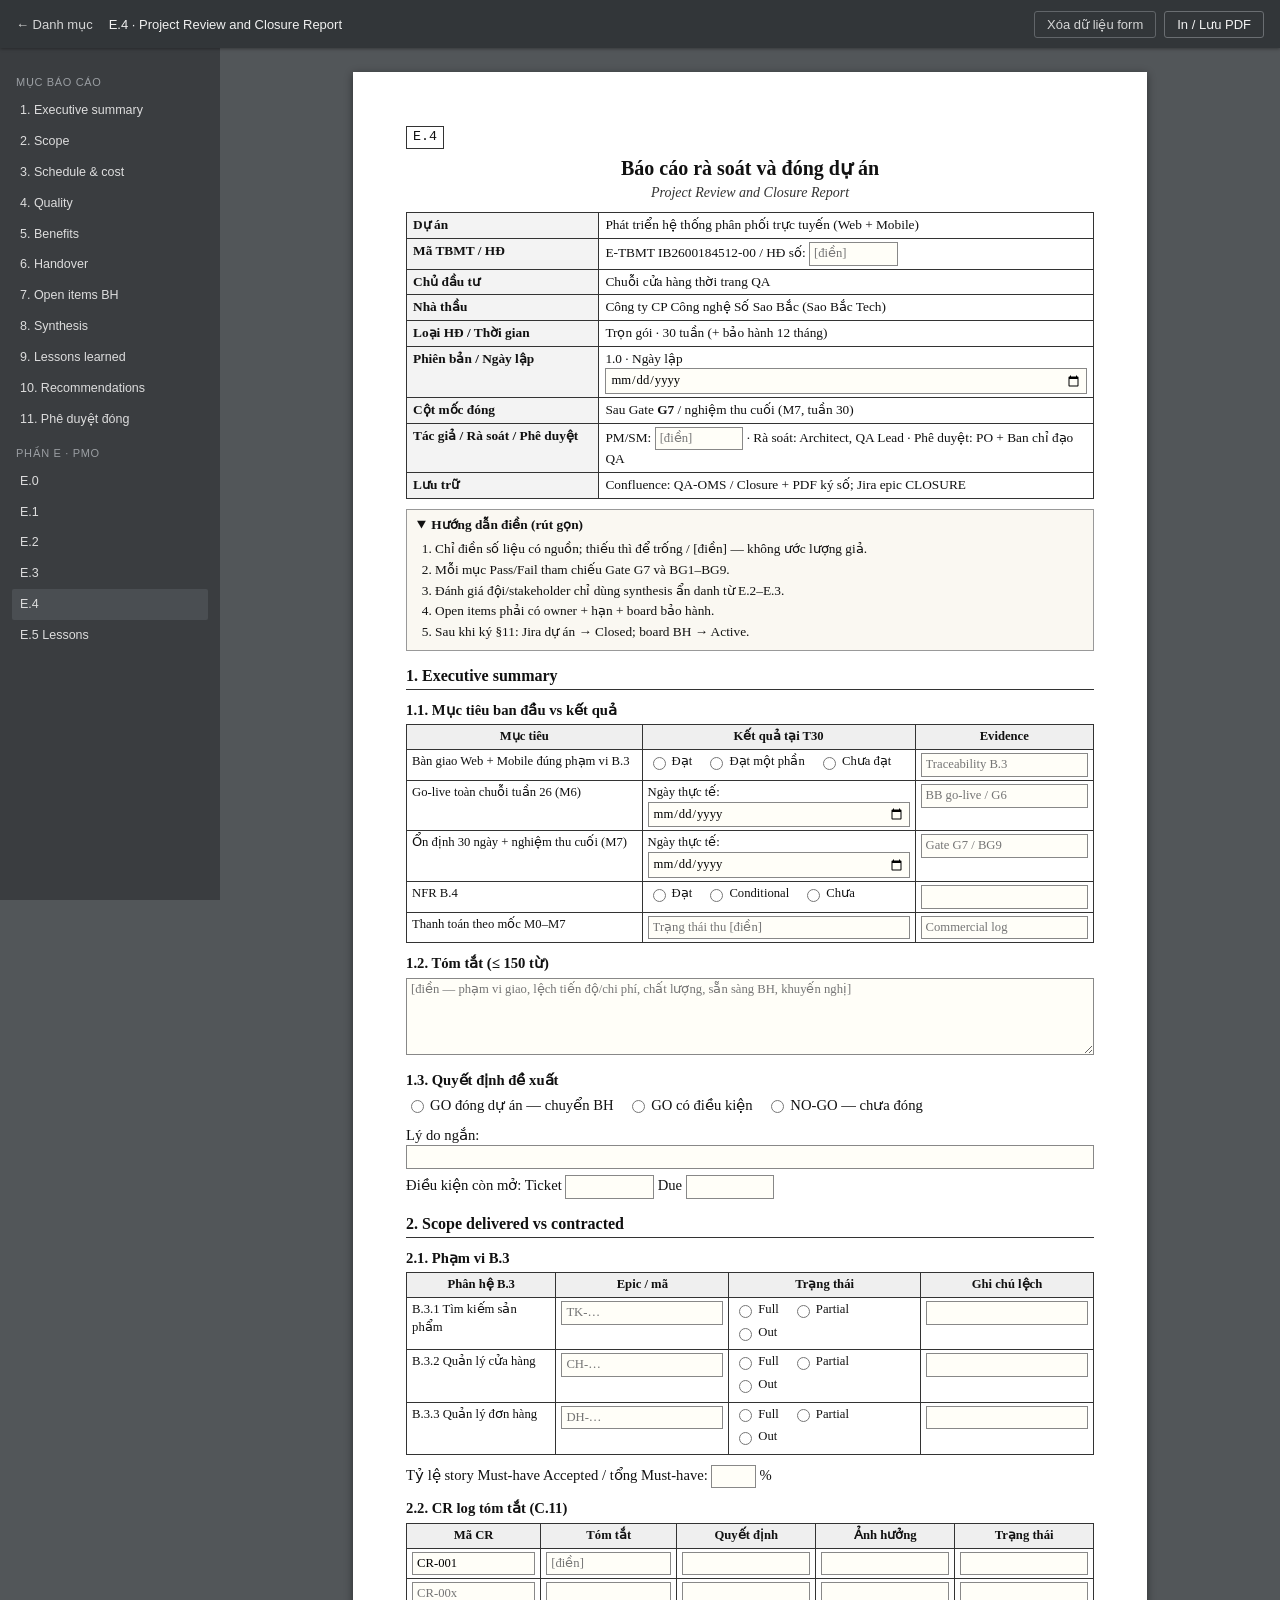
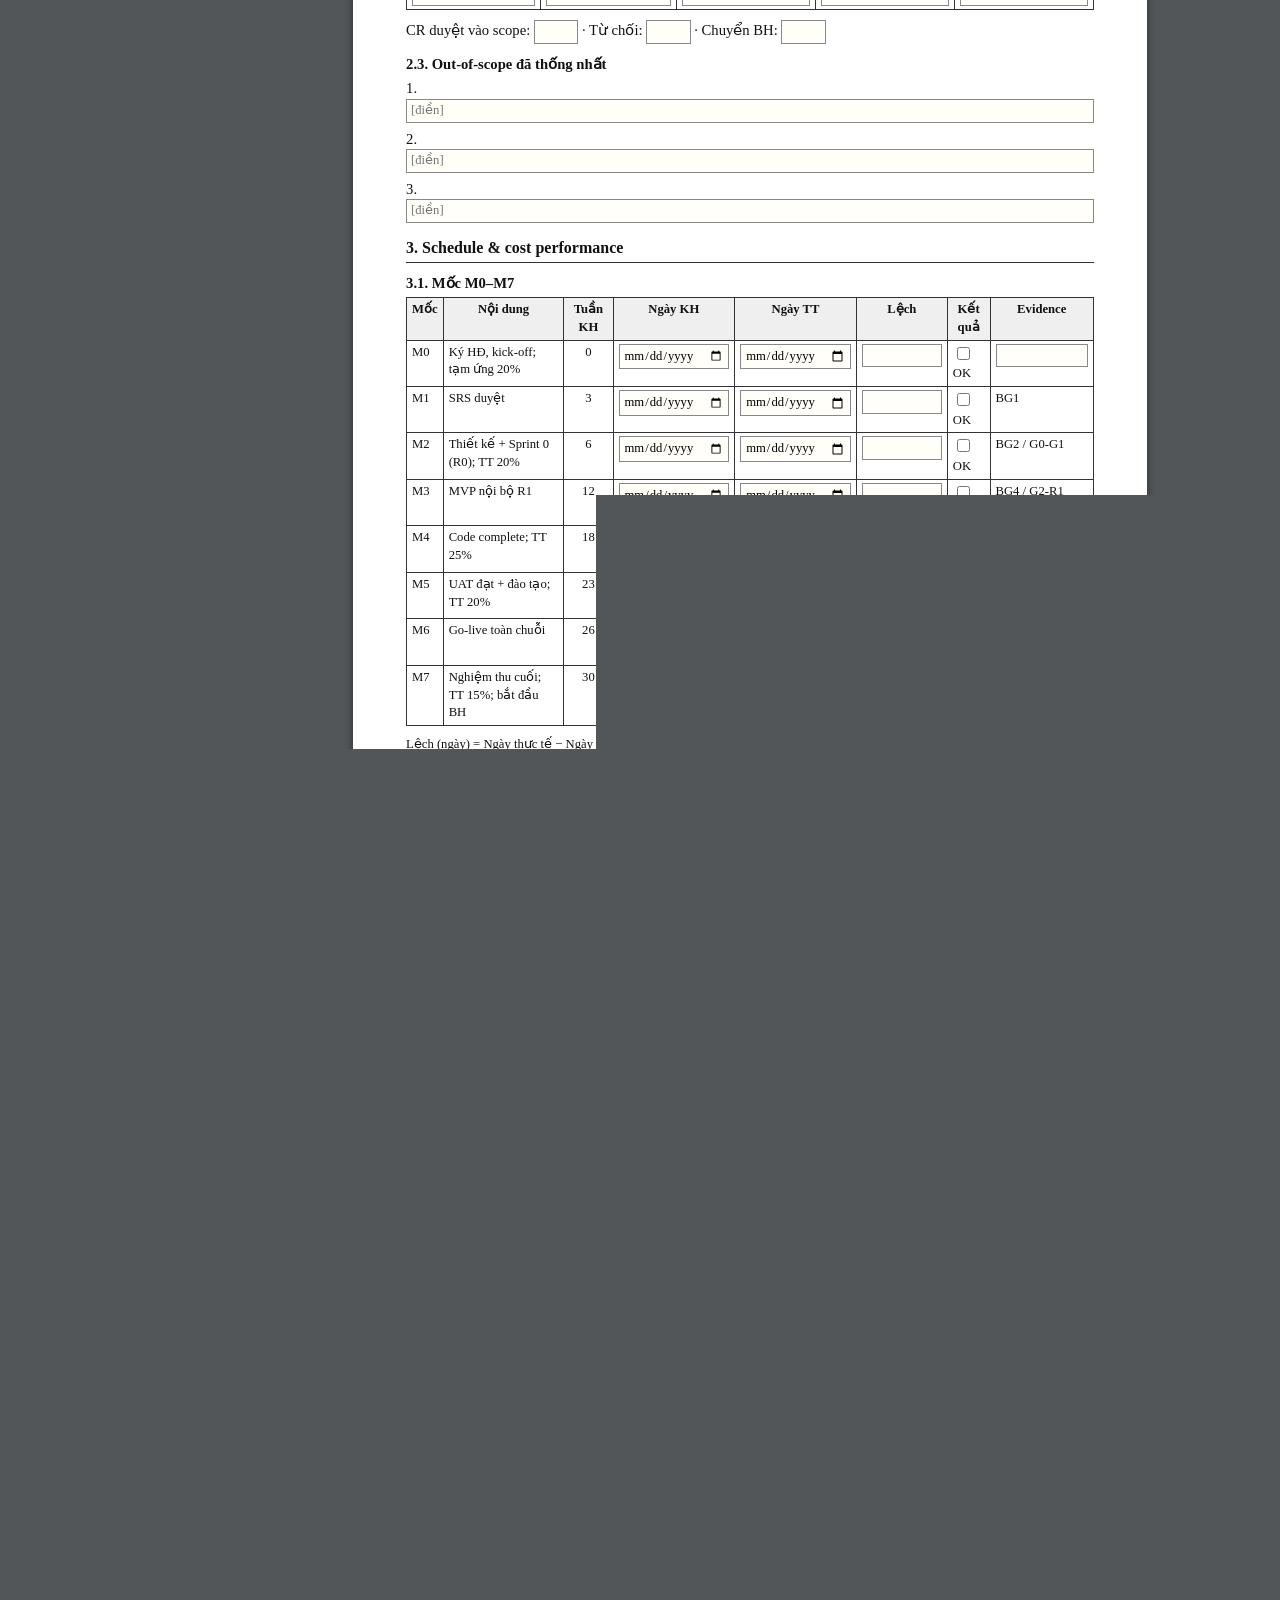
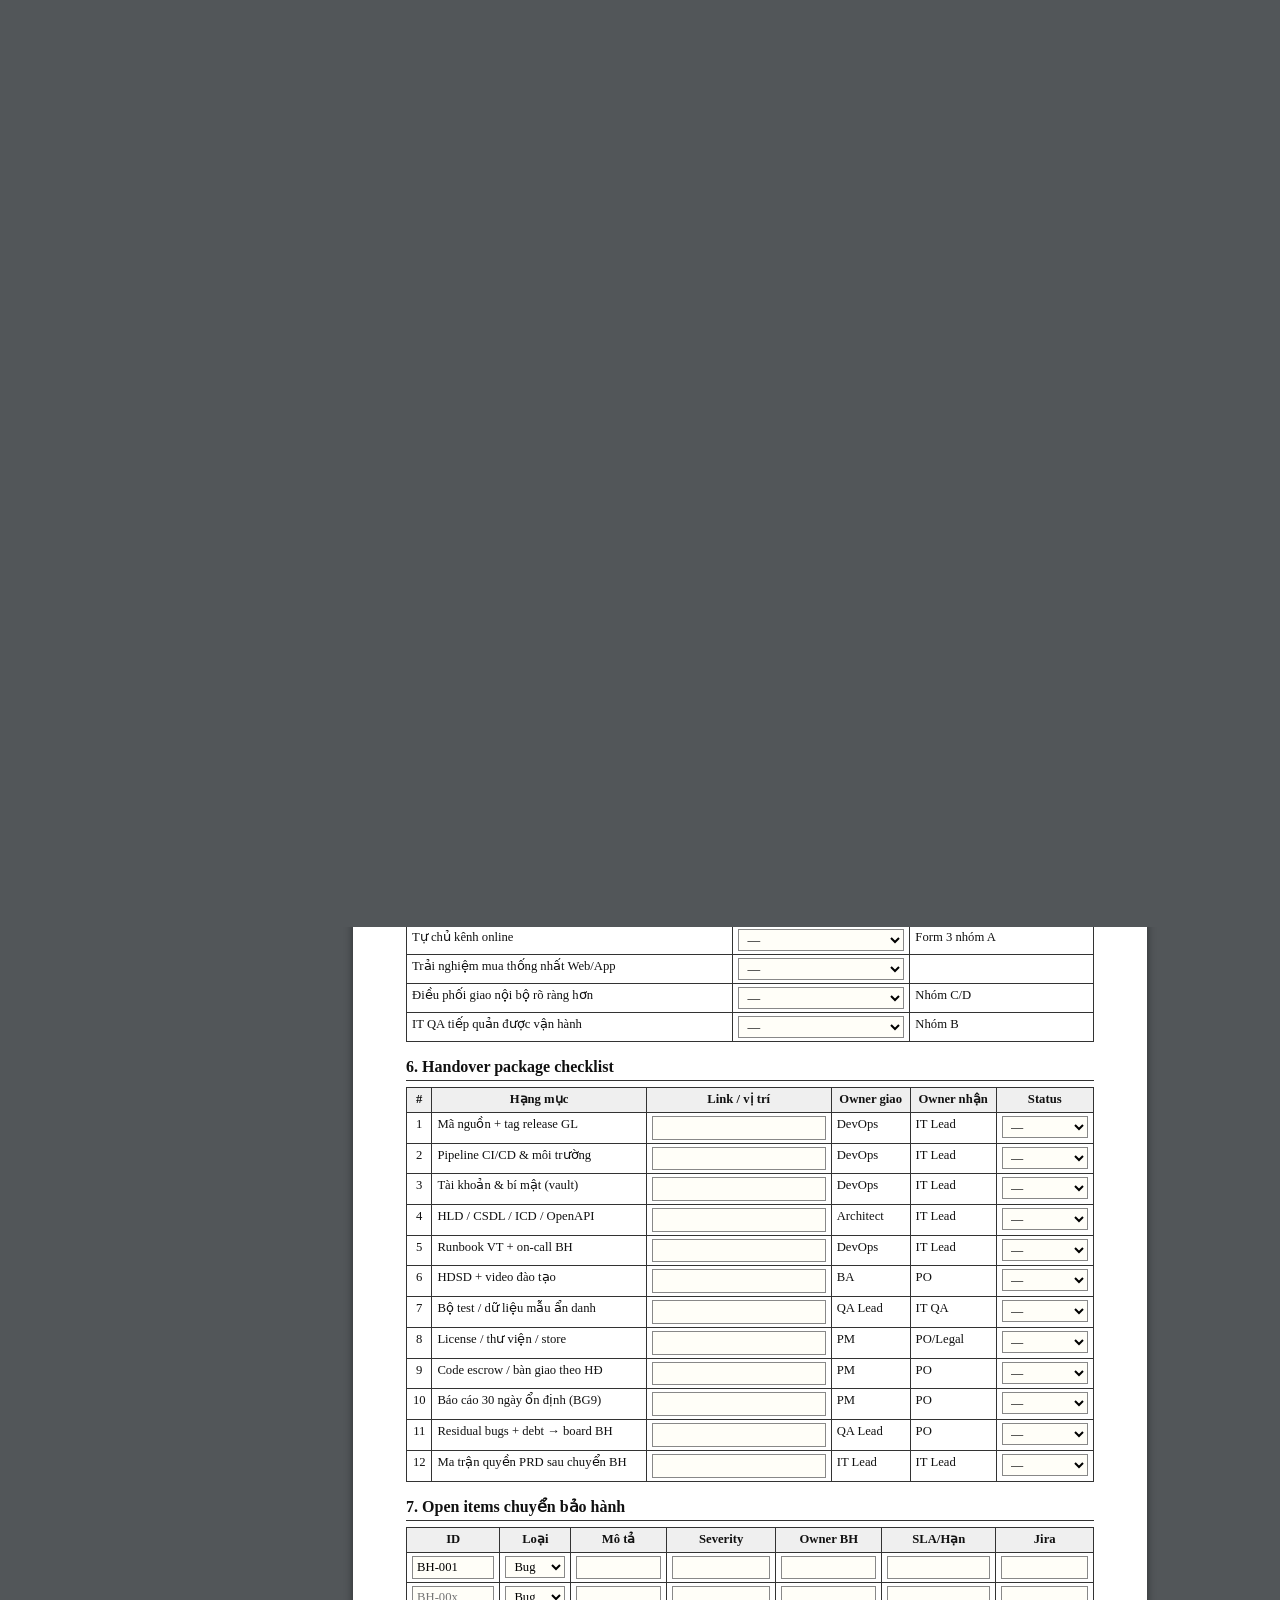
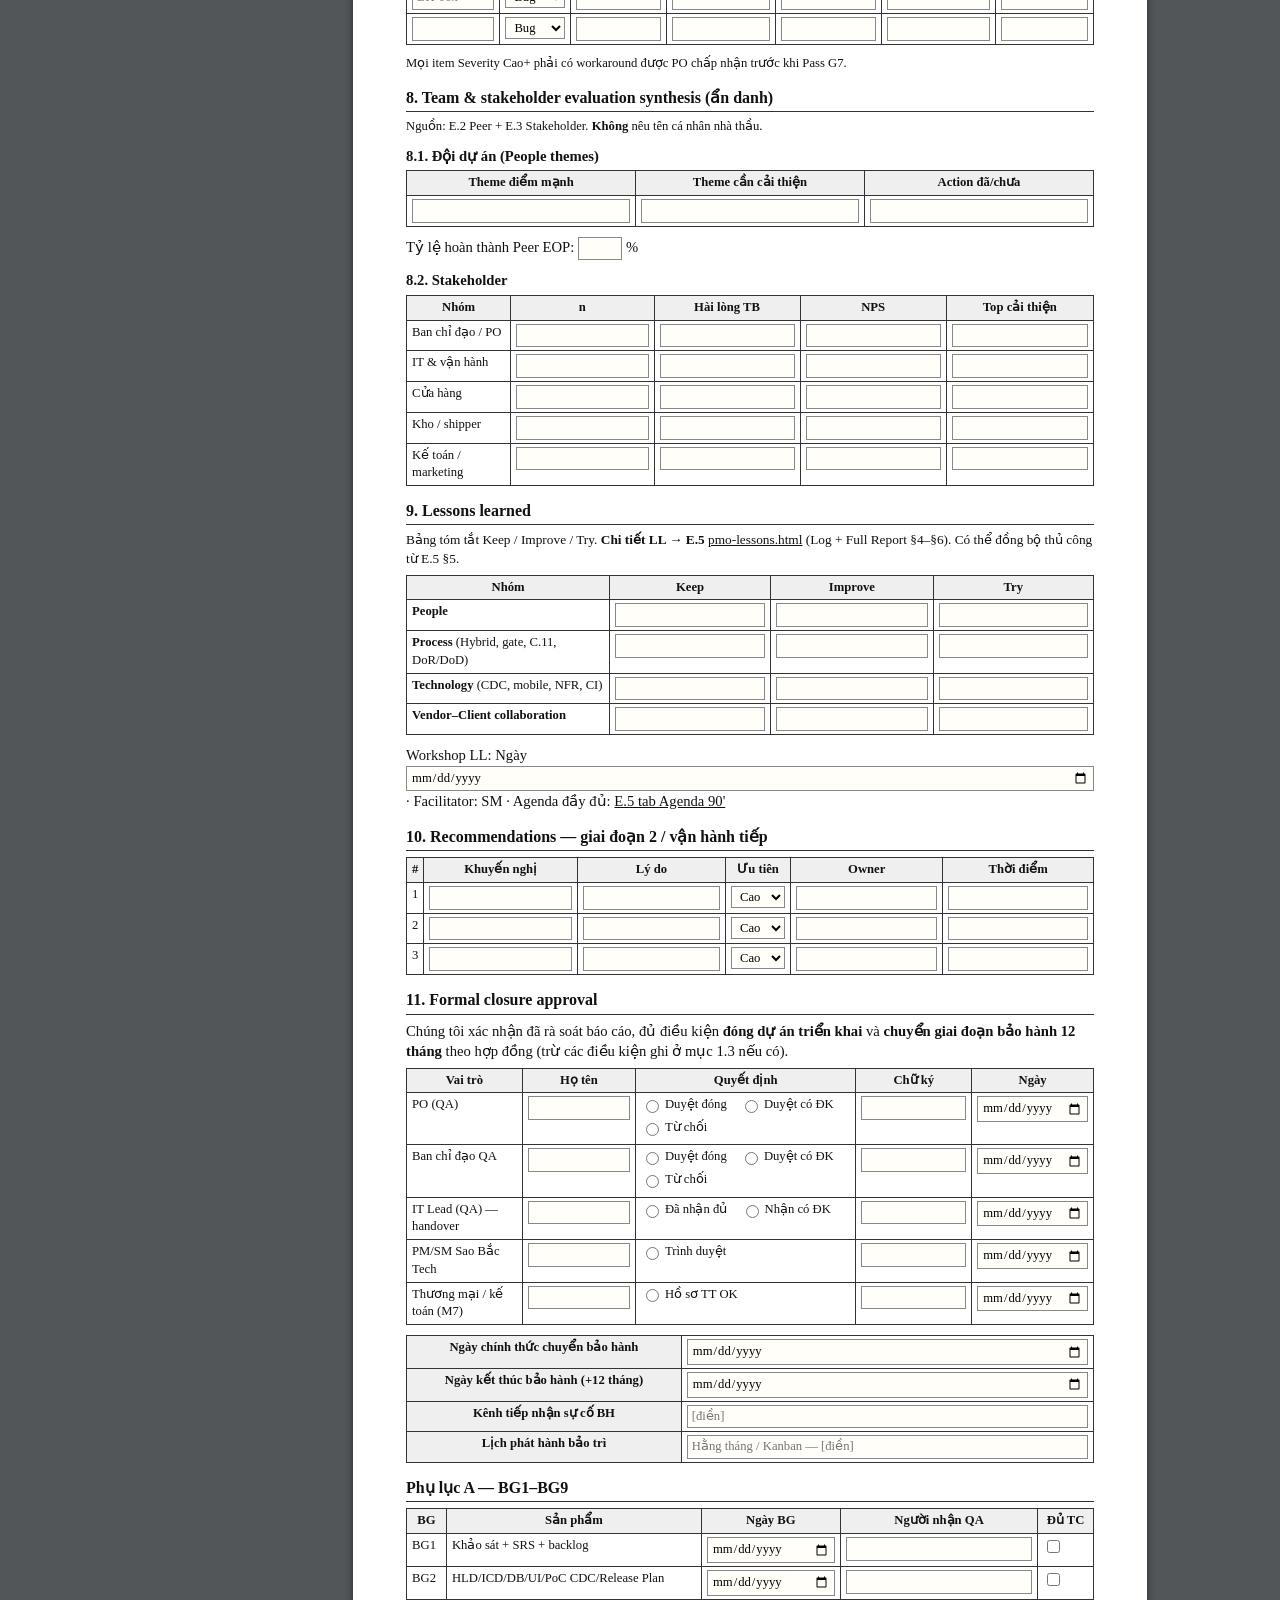
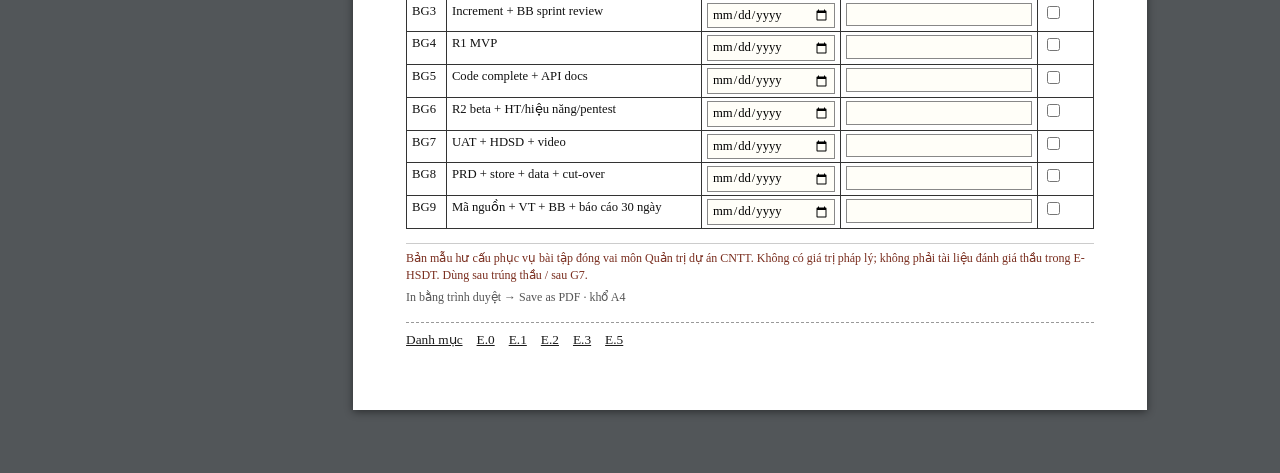
<file: docs/pmo-closure.html>
<!doctype html>
<html lang="vi">
<head>
<meta charset="utf-8">
<meta name="viewport" content="width=device-width, initial-scale=1">
<title>E.4 – Project Review and Closure Report – Sao Bắc Tech</title>
<meta name="robots" content="noindex">
<link rel="stylesheet" href="assets/style.css">
<link rel="stylesheet" href="assets/pmo.css">
</head>
<body class="pmo" data-storage-key="pmo-E4">

<div class="bar">
  <a href="index.html">← Danh mục</a>
  <span class="title">E.4 · Project Review and Closure Report</span>
  <span class="bar-actions">
    <button type="button" class="ghost" data-clear>Xóa dữ liệu form</button>
    <button type="button" data-print>In / Lưu PDF</button>
  </span>
</div>

<div class="layout">
<nav class="side no-print">
  <div class="side-label">Mục báo cáo</div>
  <a href="#c1">1. Executive summary</a>
  <a href="#c2">2. Scope</a>
  <a href="#c3">3. Schedule &amp; cost</a>
  <a href="#c4">4. Quality</a>
  <a href="#c5">5. Benefits</a>
  <a href="#c6">6. Handover</a>
  <a href="#c7">7. Open items BH</a>
  <a href="#c8">8. Synthesis</a>
  <a href="#c9">9. Lessons learned</a>
  <a href="#c10">10. Recommendations</a>
  <a href="#c11">11. Phê duyệt đóng</a>
  <div class="side-label">Phần E · PMO</div>
  <a href="pmo.html">E.0</a>
  <a href="pmo-gate.html">E.1</a>
  <a href="pmo-peer.html">E.2</a>
  <a href="pmo-stakeholder.html">E.3</a>
  <a href="pmo-closure.html" class="active">E.4</a>
  <a href="pmo-lessons.html">E.5 Lessons</a>
</nav>

<main class="pages">
<form id="pmo-form">
<section class="pmo-sheet">
  <span class="code-tag">E.4</span>
  <h1>Báo cáo rà soát và đóng dự án</h1>
  <p class="en-sub">Project Review and Closure Report</p>

  <table class="pmo-meta">
    <tr><th>Dự án</th><td>Phát triển hệ thống phân phối trực tuyến (Web + Mobile)</td></tr>
    <tr><th>Mã TBMT / HĐ</th><td>E-TBMT IB2600184512-00 / HĐ số: <input class="short" type="text" name="e4_hd" placeholder="[điền]"></td></tr>
    <tr><th>Chủ đầu tư</th><td>Chuỗi cửa hàng thời trang QA</td></tr>
    <tr><th>Nhà thầu</th><td>Công ty CP Công nghệ Số Sao Bắc (Sao Bắc Tech)</td></tr>
    <tr><th>Loại HĐ / Thời gian</th><td>Trọn gói · 30 tuần (+ bảo hành 12 tháng)</td></tr>
    <tr><th>Phiên bản / Ngày lập</th><td>1.0 · <label>Ngày lập <input type="date" name="e4_date"></label></td></tr>
    <tr><th>Cột mốc đóng</th><td>Sau Gate <b>G7</b> / nghiệm thu cuối (M7, tuần 30)</td></tr>
    <tr><th>Tác giả / Rà soát / Phê duyệt</th>
      <td>PM/SM: <input class="short" type="text" name="e4_author" placeholder="[điền]"> · Rà soát: Architect, QA Lead · Phê duyệt: PO + Ban chỉ đạo QA</td></tr>
    <tr><th>Lưu trữ</th><td>Confluence: QA-OMS / Closure + PDF ký số; Jira epic CLOSURE</td></tr>
  </table>

  <div class="guide">
    <details open>
      <summary>Hướng dẫn điền (rút gọn)</summary>
      <ol>
        <li>Chỉ điền số liệu có nguồn; thiếu thì để trống / [điền] — không ước lượng giả.</li>
        <li>Mỗi mục Pass/Fail tham chiếu Gate G7 và BG1–BG9.</li>
        <li>Đánh giá đội/stakeholder chỉ dùng synthesis ẩn danh từ E.2–E.3.</li>
        <li>Open items phải có owner + hạn + board bảo hành.</li>
        <li>Sau khi ký §11: Jira dự án → Closed; board BH → Active.</li>
      </ol>
    </details>
  </div>

  <!-- 1 -->
  <h2 id="c1">1. Executive summary</h2>
  <h3>1.1. Mục tiêu ban đầu vs kết quả</h3>
  <table class="form">
    <thead><tr><th>Mục tiêu</th><th>Kết quả tại T30</th><th>Evidence</th></tr></thead>
    <tbody>
      <tr>
        <td>Bàn giao Web + Mobile đúng phạm vi B.3</td>
        <td>
          <label class="inline"><input type="radio" name="es_scope" value="dat"> Đạt</label>
          <label class="inline"><input type="radio" name="es_scope" value="motphan"> Đạt một phần</label>
          <label class="inline"><input type="radio" name="es_scope" value="chua"> Chưa đạt</label>
        </td>
        <td><input type="text" name="es_scope_ev" placeholder="Traceability B.3"></td>
      </tr>
      <tr>
        <td>Go-live toàn chuỗi tuần 26 (M6)</td>
        <td>Ngày thực tế: <input type="date" name="es_m6"></td>
        <td><input type="text" name="es_m6_ev" placeholder="BB go-live / G6"></td>
      </tr>
      <tr>
        <td>Ổn định 30 ngày + nghiệm thu cuối (M7)</td>
        <td>Ngày thực tế: <input type="date" name="es_m7"></td>
        <td><input type="text" name="es_m7_ev" placeholder="Gate G7 / BG9"></td>
      </tr>
      <tr>
        <td>NFR B.4</td>
        <td>
          <label class="inline"><input type="radio" name="es_nfr" value="dat"> Đạt</label>
          <label class="inline"><input type="radio" name="es_nfr" value="cond"> Conditional</label>
          <label class="inline"><input type="radio" name="es_nfr" value="chua"> Chưa</label>
        </td>
        <td><input type="text" name="es_nfr_ev"></td>
      </tr>
      <tr>
        <td>Thanh toán theo mốc M0–M7</td>
        <td><input type="text" name="es_pay" placeholder="Trạng thái thu [điền]"></td>
        <td><input type="text" name="es_pay_ev" placeholder="Commercial log"></td>
      </tr>
    </tbody>
  </table>
  <h3>1.2. Tóm tắt (≤ 150 từ)</h3>
  <textarea name="es_summary" rows="4" placeholder="[điền — phạm vi giao, lệch tiến độ/chi phí, chất lượng, sẵn sàng BH, khuyến nghị]"></textarea>
  <h3>1.3. Quyết định đề xuất</h3>
  <p>
    <label class="inline"><input type="radio" name="es_dec" value="GO"> GO đóng dự án — chuyển BH</label>
    <label class="inline"><input type="radio" name="es_dec" value="GO-DK"> GO có điều kiện</label>
    <label class="inline"><input type="radio" name="es_dec" value="NOGO"> NO-GO — chưa đóng</label>
  </p>
  <p>Lý do ngắn: <input type="text" name="es_reason"></p>
  <p>Điều kiện còn mở: Ticket <input class="short" type="text" name="es_ticket"> Due <input class="short" type="text" name="es_due"></p>

  <!-- 2 -->
  <h2 id="c2">2. Scope delivered vs contracted</h2>
  <h3>2.1. Phạm vi B.3</h3>
  <table class="form">
    <thead><tr><th>Phân hệ B.3</th><th>Epic / mã</th><th>Trạng thái</th><th>Ghi chú lệch</th></tr></thead>
    <tbody>
      <tr>
        <td>B.3.1 Tìm kiếm sản phẩm</td>
        <td><input type="text" name="sc_tk" placeholder="TK-…"></td>
        <td>
          <label class="inline"><input type="radio" name="sc_tk_st" value="Full"> Full</label>
          <label class="inline"><input type="radio" name="sc_tk_st" value="Partial"> Partial</label>
          <label class="inline"><input type="radio" name="sc_tk_st" value="Out"> Out</label>
        </td>
        <td><input type="text" name="sc_tk_note"></td>
      </tr>
      <tr>
        <td>B.3.2 Quản lý cửa hàng</td>
        <td><input type="text" name="sc_ch" placeholder="CH-…"></td>
        <td>
          <label class="inline"><input type="radio" name="sc_ch_st" value="Full"> Full</label>
          <label class="inline"><input type="radio" name="sc_ch_st" value="Partial"> Partial</label>
          <label class="inline"><input type="radio" name="sc_ch_st" value="Out"> Out</label>
        </td>
        <td><input type="text" name="sc_ch_note"></td>
      </tr>
      <tr>
        <td>B.3.3 Quản lý đơn hàng</td>
        <td><input type="text" name="sc_dh" placeholder="DH-…"></td>
        <td>
          <label class="inline"><input type="radio" name="sc_dh_st" value="Full"> Full</label>
          <label class="inline"><input type="radio" name="sc_dh_st" value="Partial"> Partial</label>
          <label class="inline"><input type="radio" name="sc_dh_st" value="Out"> Out</label>
        </td>
        <td><input type="text" name="sc_dh_note"></td>
      </tr>
    </tbody>
  </table>
  <p>Tỷ lệ story Must-have Accepted / tổng Must-have: <input class="tiny" type="text" name="sc_must_pct"> %</p>

  <h3>2.2. CR log tóm tắt (C.11)</h3>
  <table class="form">
    <thead><tr><th>Mã CR</th><th>Tóm tắt</th><th>Quyết định</th><th>Ảnh hưởng</th><th>Trạng thái</th></tr></thead>
    <tbody>
      <tr>
        <td><input type="text" name="cr1_id" value="CR-001"></td>
        <td><input type="text" name="cr1_sum" placeholder="[điền]"></td>
        <td><input type="text" name="cr1_dec"></td>
        <td><input type="text" name="cr1_impact"></td>
        <td><input type="text" name="cr1_st"></td>
      </tr>
      <tr>
        <td><input type="text" name="cr2_id" placeholder="CR-00x"></td>
        <td><input type="text" name="cr2_sum"></td>
        <td><input type="text" name="cr2_dec"></td>
        <td><input type="text" name="cr2_impact"></td>
        <td><input type="text" name="cr2_st"></td>
      </tr>
    </tbody>
  </table>
  <p>CR duyệt vào scope: <input class="tiny" type="text" name="cr_ok"> · Từ chối: <input class="tiny" type="text" name="cr_no"> · Chuyển BH: <input class="tiny" type="text" name="cr_bh"></p>

  <h3>2.3. Out-of-scope đã thống nhất</h3>
  <p>1. <input type="text" name="oos1" placeholder="[điền]"></p>
  <p>2. <input type="text" name="oos2" placeholder="[điền]"></p>
  <p>3. <input type="text" name="oos3" placeholder="[điền]"></p>

  <!-- 3 -->
  <h2 id="c3">3. Schedule &amp; cost performance</h2>
  <h3>3.1. Mốc M0–M7</h3>
  <table class="form">
    <thead>
      <tr><th>Mốc</th><th>Nội dung</th><th>Tuần KH</th><th>Ngày KH</th><th>Ngày TT</th><th>Lệch</th><th>Kết quả</th><th>Evidence</th></tr>
    </thead>
    <tbody>
      <tr>
        <td>M0</td><td>Ký HĐ, kick-off; tạm ứng 20%</td><td class="c">0</td>
        <td><input type="date" name="m0_kh"></td><td><input type="date" name="m0_tt"></td>
        <td><input type="text" name="m0_delta"></td>
        <td><input type="checkbox" name="m0_ok"> OK</td><td><input type="text" name="m0_ev"></td>
      </tr>
      <tr>
        <td>M1</td><td>SRS duyệt</td><td class="c">3</td>
        <td><input type="date" name="m1_kh"></td><td><input type="date" name="m1_tt"></td>
        <td><input type="text" name="m1_delta"></td>
        <td><input type="checkbox" name="m1_ok"> OK</td><td>BG1</td>
      </tr>
      <tr>
        <td>M2</td><td>Thiết kế + Sprint 0 (R0); TT 20%</td><td class="c">6</td>
        <td><input type="date" name="m2_kh"></td><td><input type="date" name="m2_tt"></td>
        <td><input type="text" name="m2_delta"></td>
        <td><input type="checkbox" name="m2_ok"> OK</td><td>BG2 / G0-G1</td>
      </tr>
      <tr>
        <td>M3</td><td>MVP nội bộ R1</td><td class="c">12</td>
        <td><input type="date" name="m3_kh"></td><td><input type="date" name="m3_tt"></td>
        <td><input type="text" name="m3_delta"></td>
        <td><input type="checkbox" name="m3_ok"> OK</td><td>BG4 / G2-R1</td>
      </tr>
      <tr>
        <td>M4</td><td>Code complete; TT 25%</td><td class="c">18</td>
        <td><input type="date" name="m4_kh"></td><td><input type="date" name="m4_tt"></td>
        <td><input type="text" name="m4_delta"></td>
        <td><input type="checkbox" name="m4_ok"> OK</td><td>BG5 / G2-CC</td>
      </tr>
      <tr>
        <td>M5</td><td>UAT đạt + đào tạo; TT 20%</td><td class="c">23</td>
        <td><input type="date" name="m5_kh"></td><td><input type="date" name="m5_tt"></td>
        <td><input type="text" name="m5_delta"></td>
        <td><input type="checkbox" name="m5_ok"> OK</td><td>BG7 / G4</td>
      </tr>
      <tr>
        <td>M6</td><td>Go-live toàn chuỗi</td><td class="c">26</td>
        <td><input type="date" name="m6_kh"></td><td><input type="date" name="m6_tt"></td>
        <td><input type="text" name="m6_delta"></td>
        <td><input type="checkbox" name="m6_ok"> OK</td><td>BG8 / G6</td>
      </tr>
      <tr>
        <td>M7</td><td>Nghiệm thu cuối; TT 15%; bắt đầu BH</td><td class="c">30</td>
        <td><input type="date" name="m7_kh"></td><td><input type="date" name="m7_tt"></td>
        <td><input type="text" name="m7_delta"></td>
        <td><input type="checkbox" name="m7_ok"> OK</td><td>BG9 / G7</td>
      </tr>
    </tbody>
  </table>
  <p style="font-size:9.5pt">Lệch (ngày) = Ngày thực tế − Ngày kế hoạch (âm = sớm).</p>

  <h3>3.2. Release</h3>
  <table class="form">
    <thead><tr><th>Release</th><th>Kế hoạch</th><th>Thực tế</th><th>Ghi chú</th></tr></thead>
    <tbody>
      <tr><td>R0 Walking skeleton</td><td>T6</td><td><input type="text" name="r0_tt" placeholder="[điền]"></td><td><input type="text" name="r0_note"></td></tr>
      <tr><td>R1 MVP</td><td>T12</td><td><input type="text" name="r1_tt"></td><td><input type="text" name="r1_note"></td></tr>
      <tr><td>R2 Beta</td><td>T20</td><td><input type="text" name="r2_tt"></td><td><input type="text" name="r2_note"></td></tr>
      <tr><td>R3 Pilot</td><td>T24–25</td><td><input type="text" name="r3_tt"></td><td><input type="text" name="r3_note"></td></tr>
      <tr><td>R4 Go-live</td><td>T26</td><td><input type="text" name="r4_tt"></td><td><input type="text" name="r4_note"></td></tr>
    </tbody>
  </table>

  <h3>3.3. Man-month (nội bộ)</h3>
  <table class="form">
    <thead><tr><th>Vai trò</th><th>MM KH</th><th>MM TT</th><th>Lệch</th><th>Ghi chú</th></tr></thead>
    <tbody>
      <tr><td>PM/SM</td><td>7,0</td><td><input type="text" name="mm_pm"></td><td><input type="text" name="mm_pm_d"></td><td></td></tr>
      <tr><td>Architect</td><td>3,0</td><td><input type="text" name="mm_arch"></td><td><input type="text" name="mm_arch_d"></td><td></td></tr>
      <tr><td>BA / Proxy PO</td><td><input type="text" name="mm_ba_kh" placeholder="C.7"></td><td><input type="text" name="mm_ba"></td><td><input type="text" name="mm_ba_d"></td><td></td></tr>
      <tr><td>Dev team (gop)</td><td><input type="text" name="mm_dev_kh"></td><td><input type="text" name="mm_dev"></td><td><input type="text" name="mm_dev_d"></td><td></td></tr>
      <tr><td>QA</td><td><input type="text" name="mm_qa_kh"></td><td><input type="text" name="mm_qa"></td><td><input type="text" name="mm_qa_d"></td><td></td></tr>
      <tr><td>DevOps</td><td><input type="text" name="mm_ops_kh"></td><td><input type="text" name="mm_ops"></td><td><input type="text" name="mm_ops_d"></td><td></td></tr>
      <tr><td>UI/UX</td><td><input type="text" name="mm_ux_kh"></td><td><input type="text" name="mm_ux"></td><td><input type="text" name="mm_ux_d"></td><td></td></tr>
      <tr><td>NTP pentest (Lá Chắn Việt)</td><td><input type="text" name="mm_ntp_kh"></td><td><input type="text" name="mm_ntp"></td><td><input type="text" name="mm_ntp_d"></td><td></td></tr>
    </tbody>
  </table>
  <p>Giá HĐ <input class="short" type="text" name="cost_hd"> · Đã TT <input class="short" type="text" name="cost_paid"> · Còn lại <input class="short" type="text" name="cost_left"> · Retention/BH <input class="short" type="text" name="cost_ret"></p>

  <h3>3.4. Chỉ số Agile</h3>
  <table class="form">
    <thead><tr><th>Chỉ số</th><th>Mục tiêu</th><th>Thực tế</th><th>Nguồn</th></tr></thead>
    <tbody>
      <tr><td>Sprint commitment rate</td><td>≥ 85%</td><td><input type="text" name="ag_commit" placeholder="%"> </td><td>Jira</td></tr>
      <tr><td>Velocity ổn định</td><td>Theo dõi</td><td>TB <input class="tiny" type="text" name="ag_vel"> · σ <input class="tiny" type="text" name="ag_sig"></td><td>Charts</td></tr>
      <tr><td>Burn-up Must-have @ T18</td><td>100% B.3</td><td><input type="text" name="ag_burn" placeholder="%"></td><td>Burn-up</td></tr>
      <tr><td>Story reject tại review</td><td>Thấp</td><td><input type="text" name="ag_reject"></td><td>Review BB</td></tr>
      <tr><td>Defect leakage → UAT/PRD</td><td><input class="tiny" type="text" name="ag_leak_t"></td><td><input type="text" name="ag_leak"></td><td>QA metrics</td></tr>
    </tbody>
  </table>

  <!-- 4 -->
  <h2 id="c4">4. Quality &amp; acceptance evidence</h2>
  <h3>4.1. UAT &amp; đào tạo</h3>
  <table class="form">
    <tr><th>UAT Pass rate (Must-have)</th><td><input type="text" name="q_uat" placeholder="%"> · Evidence: BB BG7</td></tr>
    <tr><th>Lỗi Nghiêm trọng/Cao mở tại Pass UAT</th><td>0 / <input class="tiny" type="text" name="q_bug"></td></tr>
    <tr><th>Đào tạo — % học viên đạt</th><td><input type="text" name="q_train" placeholder="% (≥90%)"></td></tr>
  </table>
  <h3>4.2. Bảo mật &amp; NFR</h3>
  <table class="form">
    <thead><tr><th>Hạng mục</th><th>Cam kết B.4</th><th>Kết quả đo</th><th>Evidence</th></tr></thead>
    <tbody>
      <tr><td>Pentest (NTP Lá Chắn Việt)</td><td>Không Cao/Nghiêm trọng mở</td><td><input type="text" name="nfr_pentest"></td><td><input type="text" name="nfr_pentest_ev"></td></tr>
      <tr><td>P95 thao tác chính</td><td>≤ 1,5s @ 1000 VU</td><td><input type="text" name="nfr_p95"></td><td>k6</td></tr>
      <tr><td>API tìm kiếm</td><td>&lt; 300 ms</td><td><input type="text" name="nfr_search"></td><td>k6</td></tr>
      <tr><td>Uptime 30 ngày sau GL</td><td>≥ 99,9%</td><td><input type="text" name="nfr_uptime" placeholder="%"></td><td>Monitoring</td></tr>
      <tr><td>CDC P95</td><td>&lt; 3s</td><td><input type="text" name="nfr_cdc"></td><td>Metrics</td></tr>
      <tr><td>Đối soát tồn kho 7 ngày</td><td>Sai lệch = 0</td><td><input type="text" name="nfr_stock"></td><td>Đối soát</td></tr>
      <tr><td>Unit test coverage</td><td>≥ 70%</td><td><input type="text" name="nfr_cov" placeholder="%"></td><td>CI</td></tr>
    </tbody>
  </table>
  <h3>4.3. SLA giai đoạn ổn định (T27–T30)</h3>
  <table class="form">
    <thead><tr><th>Loại sự cố</th><th>Số ticket</th><th>% đạt SLA</th><th>Ghi chú</th></tr></thead>
    <tbody>
      <tr><td>P0/P1</td><td><input type="text" name="sla_p0_n"></td><td><input type="text" name="sla_p0_pct"></td><td><input type="text" name="sla_p0_note"></td></tr>
      <tr><td>P2/P3</td><td><input type="text" name="sla_p2_n"></td><td><input type="text" name="sla_p2_pct"></td><td><input type="text" name="sla_p2_note"></td></tr>
    </tbody>
  </table>
  <h3>4.4. Gate summary</h3>
  <table class="form">
    <thead><tr><th>Gate</th><th>Ngày</th><th>Quyết định</th><th>Điều kiện còn mở</th></tr></thead>
    <tbody>
      <tr><td>G0/G1</td><td><input type="date" name="gs_g0"></td><td><input type="text" name="gs_g0_dec"></td><td><input type="text" name="gs_g0_open"></td></tr>
      <tr><td>G2-R1</td><td><input type="date" name="gs_g2r1"></td><td><input type="text" name="gs_g2r1_dec"></td><td><input type="text" name="gs_g2r1_open"></td></tr>
      <tr><td>G2-CC</td><td><input type="date" name="gs_g2cc"></td><td><input type="text" name="gs_g2cc_dec"></td><td><input type="text" name="gs_g2cc_open"></td></tr>
      <tr><td>G3</td><td><input type="date" name="gs_g3"></td><td><input type="text" name="gs_g3_dec"></td><td><input type="text" name="gs_g3_open"></td></tr>
      <tr><td>G4</td><td><input type="date" name="gs_g4"></td><td><input type="text" name="gs_g4_dec"></td><td><input type="text" name="gs_g4_open"></td></tr>
      <tr><td>G5</td><td><input type="date" name="gs_g5"></td><td><input type="text" name="gs_g5_dec"></td><td><input type="text" name="gs_g5_open"></td></tr>
      <tr><td>G6</td><td><input type="date" name="gs_g6"></td><td><input type="text" name="gs_g6_dec"></td><td><input type="text" name="gs_g6_open"></td></tr>
      <tr><td>G7</td><td><input type="date" name="gs_g7"></td><td><input type="text" name="gs_g7_dec"></td><td><input type="text" name="gs_g7_open"></td></tr>
    </tbody>
  </table>

  <!-- 5 -->
  <h2 id="c5">5. Benefits / outcomes cho QA</h2>
  <table class="form">
    <thead><tr><th>Lợi ích kỳ vọng</th><th>Mức quan sát (1–5)</th><th>Ghi chú stakeholder</th></tr></thead>
    <tbody>
      <tr><td>Tự chủ kênh online</td><td><select name="ben_a"><option value="">—</option><option>1</option><option>2</option><option>3</option><option>4</option><option>5</option><option>Chưa đo</option></select></td><td>Form 3 nhóm A</td></tr>
      <tr><td>Trải nghiệm mua thống nhất Web/App</td><td><select name="ben_b"><option value="">—</option><option>1</option><option>2</option><option>3</option><option>4</option><option>5</option><option>Chưa đo</option></select></td><td></td></tr>
      <tr><td>Điều phối giao nội bộ rõ ràng hơn</td><td><select name="ben_c"><option value="">—</option><option>1</option><option>2</option><option>3</option><option>4</option><option>5</option><option>Chưa đo</option></select></td><td>Nhóm C/D</td></tr>
      <tr><td>IT QA tiếp quản được vận hành</td><td><select name="ben_d"><option value="">—</option><option>1</option><option>2</option><option>3</option><option>4</option><option>5</option><option>Chưa đo</option></select></td><td>Nhóm B</td></tr>
    </tbody>
  </table>

  <!-- 6 -->
  <h2 id="c6">6. Handover package checklist</h2>
  <table class="form">
    <thead><tr><th>#</th><th>Hạng mục</th><th>Link / vị trí</th><th>Owner giao</th><th>Owner nhận</th><th>Status</th></tr></thead>
    <tbody>
      <tr><td class="c">1</td><td>Mã nguồn + tag release GL</td><td><input type="text" name="ho1_link"></td><td>DevOps</td><td>IT Lead</td><td><select name="ho1_st"><option value="">—</option><option>Đạt</option><option>Chưa đạt</option><option>N/A</option></select></td></tr>
      <tr><td class="c">2</td><td>Pipeline CI/CD &amp; môi trường</td><td><input type="text" name="ho2_link"></td><td>DevOps</td><td>IT Lead</td><td><select name="ho2_st"><option value="">—</option><option>Đạt</option><option>Chưa đạt</option><option>N/A</option></select></td></tr>
      <tr><td class="c">3</td><td>Tài khoản &amp; bí mật (vault)</td><td><input type="text" name="ho3_link"></td><td>DevOps</td><td>IT Lead</td><td><select name="ho3_st"><option value="">—</option><option>Đạt</option><option>Chưa đạt</option><option>N/A</option></select></td></tr>
      <tr><td class="c">4</td><td>HLD / CSDL / ICD / OpenAPI</td><td><input type="text" name="ho4_link"></td><td>Architect</td><td>IT Lead</td><td><select name="ho4_st"><option value="">—</option><option>Đạt</option><option>Chưa đạt</option><option>N/A</option></select></td></tr>
      <tr><td class="c">5</td><td>Runbook VT + on-call BH</td><td><input type="text" name="ho5_link"></td><td>DevOps</td><td>IT Lead</td><td><select name="ho5_st"><option value="">—</option><option>Đạt</option><option>Chưa đạt</option><option>N/A</option></select></td></tr>
      <tr><td class="c">6</td><td>HDSD + video đào tạo</td><td><input type="text" name="ho6_link"></td><td>BA</td><td>PO</td><td><select name="ho6_st"><option value="">—</option><option>Đạt</option><option>Chưa đạt</option><option>N/A</option></select></td></tr>
      <tr><td class="c">7</td><td>Bộ test / dữ liệu mẫu ẩn danh</td><td><input type="text" name="ho7_link"></td><td>QA Lead</td><td>IT QA</td><td><select name="ho7_st"><option value="">—</option><option>Đạt</option><option>Chưa đạt</option><option>N/A</option></select></td></tr>
      <tr><td class="c">8</td><td>License / thư viện / store</td><td><input type="text" name="ho8_link"></td><td>PM</td><td>PO/Legal</td><td><select name="ho8_st"><option value="">—</option><option>Đạt</option><option>Chưa đạt</option><option>N/A</option></select></td></tr>
      <tr><td class="c">9</td><td>Code escrow / bàn giao theo HĐ</td><td><input type="text" name="ho9_link"></td><td>PM</td><td>PO</td><td><select name="ho9_st"><option value="">—</option><option>Done</option><option>N/A</option></select></td></tr>
      <tr><td class="c">10</td><td>Báo cáo 30 ngày ổn định (BG9)</td><td><input type="text" name="ho10_link"></td><td>PM</td><td>PO</td><td><select name="ho10_st"><option value="">—</option><option>Đạt</option><option>Chưa đạt</option><option>N/A</option></select></td></tr>
      <tr><td class="c">11</td><td>Residual bugs + debt → board BH</td><td><input type="text" name="ho11_link"></td><td>QA Lead</td><td>PO</td><td><select name="ho11_st"><option value="">—</option><option>Đạt</option><option>Chưa đạt</option><option>N/A</option></select></td></tr>
      <tr><td class="c">12</td><td>Ma trận quyền PRD sau chuyển BH</td><td><input type="text" name="ho12_link"></td><td>IT Lead</td><td>IT Lead</td><td><select name="ho12_st"><option value="">—</option><option>Đạt</option><option>Chưa đạt</option><option>N/A</option></select></td></tr>
    </tbody>
  </table>

  <!-- 7 -->
  <h2 id="c7">7. Open items chuyển bảo hành</h2>
  <table class="form">
    <thead><tr><th>ID</th><th>Loại</th><th>Mô tả</th><th>Severity</th><th>Owner BH</th><th>SLA/Hạn</th><th>Jira</th></tr></thead>
    <tbody>
      <tr>
        <td><input type="text" name="bh1_id" value="BH-001"></td>
        <td><select name="bh1_type"><option>Bug</option><option>Debt</option><option>Enhancement</option></select></td>
        <td><input type="text" name="bh1_desc"></td>
        <td><input type="text" name="bh1_sev"></td>
        <td><input type="text" name="bh1_own"></td>
        <td><input type="text" name="bh1_due"></td>
        <td><input type="text" name="bh1_jira"></td>
      </tr>
      <tr>
        <td><input type="text" name="bh2_id" placeholder="BH-00x"></td>
        <td><select name="bh2_type"><option>Bug</option><option>Debt</option><option>Enhancement</option></select></td>
        <td><input type="text" name="bh2_desc"></td>
        <td><input type="text" name="bh2_sev"></td>
        <td><input type="text" name="bh2_own"></td>
        <td><input type="text" name="bh2_due"></td>
        <td><input type="text" name="bh2_jira"></td>
      </tr>
      <tr>
        <td><input type="text" name="bh3_id"></td>
        <td><select name="bh3_type"><option>Bug</option><option>Debt</option><option>Enhancement</option></select></td>
        <td><input type="text" name="bh3_desc"></td>
        <td><input type="text" name="bh3_sev"></td>
        <td><input type="text" name="bh3_own"></td>
        <td><input type="text" name="bh3_due"></td>
        <td><input type="text" name="bh3_jira"></td>
      </tr>
    </tbody>
  </table>
  <p style="font-size:9.5pt">Mọi item Severity Cao+ phải có workaround được PO chấp nhận trước khi Pass G7.</p>

  <!-- 8 -->
  <h2 id="c8">8. Team &amp; stakeholder evaluation synthesis (ẩn danh)</h2>
  <p style="font-size:9.5pt">Nguồn: E.2 Peer + E.3 Stakeholder. <b>Không</b> nêu tên cá nhân nhà thầu.</p>
  <h3>8.1. Đội dự án (People themes)</h3>
  <table class="form">
    <thead><tr><th>Theme điểm mạnh</th><th>Theme cần cải thiện</th><th>Action đã/chưa</th></tr></thead>
    <tbody>
      <tr><td><input type="text" name="syn_str"></td><td><input type="text" name="syn_imp"></td><td><input type="text" name="syn_act"></td></tr>
    </tbody>
  </table>
  <p>Tỷ lệ hoàn thành Peer EOP: <input class="tiny" type="text" name="syn_peer_pct"> %</p>
  <h3>8.2. Stakeholder</h3>
  <table class="form">
    <thead><tr><th>Nhóm</th><th>n</th><th>Hài lòng TB</th><th>NPS</th><th>Top cải thiện</th></tr></thead>
    <tbody>
      <tr><td>Ban chỉ đạo / PO</td><td><input type="text" name="syn_a_n"></td><td><input type="text" name="syn_a_sat"></td><td><input type="text" name="syn_a_nps"></td><td><input type="text" name="syn_a_imp"></td></tr>
      <tr><td>IT &amp; vận hành</td><td><input type="text" name="syn_b_n"></td><td><input type="text" name="syn_b_sat"></td><td><input type="text" name="syn_b_nps"></td><td><input type="text" name="syn_b_imp"></td></tr>
      <tr><td>Cửa hàng</td><td><input type="text" name="syn_c_n"></td><td><input type="text" name="syn_c_sat"></td><td><input type="text" name="syn_c_nps"></td><td><input type="text" name="syn_c_imp"></td></tr>
      <tr><td>Kho / shipper</td><td><input type="text" name="syn_d_n"></td><td><input type="text" name="syn_d_sat"></td><td><input type="text" name="syn_d_nps"></td><td><input type="text" name="syn_d_imp"></td></tr>
      <tr><td>Kế toán / marketing</td><td><input type="text" name="syn_e_n"></td><td><input type="text" name="syn_e_sat"></td><td><input type="text" name="syn_e_nps"></td><td><input type="text" name="syn_e_imp"></td></tr>
    </tbody>
  </table>

  <!-- 9 -->
  <h2 id="c9">9. Lessons learned</h2>
  <p class="note-inline">Bảng tóm tắt Keep / Improve / Try. <b>Chi tiết LL → E.5</b> <a href="pmo-lessons.html">pmo-lessons.html</a> (Log + Full Report §4–§6). Có thể đồng bộ thủ công từ E.5 §5.</p>
  <table class="form">
    <thead><tr><th>Nhóm</th><th>Keep</th><th>Improve</th><th>Try</th></tr></thead>
    <tbody>
      <tr><td><b>People</b></td><td><input type="text" name="ll_p_k"></td><td><input type="text" name="ll_p_i"></td><td><input type="text" name="ll_p_t"></td></tr>
      <tr><td><b>Process</b> (Hybrid, gate, C.11, DoR/DoD)</td><td><input type="text" name="ll_pr_k"></td><td><input type="text" name="ll_pr_i"></td><td><input type="text" name="ll_pr_t"></td></tr>
      <tr><td><b>Technology</b> (CDC, mobile, NFR, CI)</td><td><input type="text" name="ll_t_k"></td><td><input type="text" name="ll_t_i"></td><td><input type="text" name="ll_t_t"></td></tr>
      <tr><td><b>Vendor–Client collaboration</b></td><td><input type="text" name="ll_v_k"></td><td><input type="text" name="ll_v_i"></td><td><input type="text" name="ll_v_t"></td></tr>
    </tbody>
  </table>
  <p>Workshop LL: Ngày <input type="date" name="ll_date"> · Facilitator: SM · Agenda đầy đủ: <a class="no-print" href="pmo-lessons.html">E.5 tab Agenda 90'</a></p>

  <!-- 10 -->
  <h2 id="c10">10. Recommendations — giai đoạn 2 / vận hành tiếp</h2>
  <table class="form">
    <thead><tr><th>#</th><th>Khuyến nghị</th><th>Lý do</th><th>Ưu tiên</th><th>Owner</th><th>Thời điểm</th></tr></thead>
    <tbody>
      <tr>
        <td class="c">1</td>
        <td><input type="text" name="rec1"></td><td><input type="text" name="rec1_why"></td>
        <td><select name="rec1_pri"><option>Cao</option><option>Trung</option><option>Thấp</option></select></td>
        <td><input type="text" name="rec1_own"></td><td><input type="text" name="rec1_when"></td>
      </tr>
      <tr>
        <td class="c">2</td>
        <td><input type="text" name="rec2"></td><td><input type="text" name="rec2_why"></td>
        <td><select name="rec2_pri"><option>Cao</option><option>Trung</option><option>Thấp</option></select></td>
        <td><input type="text" name="rec2_own"></td><td><input type="text" name="rec2_when"></td>
      </tr>
      <tr>
        <td class="c">3</td>
        <td><input type="text" name="rec3"></td><td><input type="text" name="rec3_why"></td>
        <td><select name="rec3_pri"><option>Cao</option><option>Trung</option><option>Thấp</option></select></td>
        <td><input type="text" name="rec3_own"></td><td><input type="text" name="rec3_when"></td>
      </tr>
    </tbody>
  </table>

  <!-- 11 -->
  <h2 id="c11">11. Formal closure approval</h2>
  <p>Chúng tôi xác nhận đã rà soát báo cáo, đủ điều kiện <b>đóng dự án triển khai</b> và <b>chuyển giai đoạn bảo hành 12 tháng</b> theo hợp đồng (trừ các điều kiện ghi ở mục 1.3 nếu có).</p>
  <table class="form">
    <thead><tr><th>Vai trò</th><th>Họ tên</th><th>Quyết định</th><th>Chữ ký</th><th>Ngày</th></tr></thead>
    <tbody>
      <tr>
        <td>PO (QA)</td>
        <td><input type="text" name="ap_po_name"></td>
        <td>
          <label class="inline"><input type="radio" name="ap_po_dec" value="duyet"> Duyệt đóng</label>
          <label class="inline"><input type="radio" name="ap_po_dec" value="dk"> Duyệt có ĐK</label>
          <label class="inline"><input type="radio" name="ap_po_dec" value="tu"> Từ chối</label>
        </td>
        <td><input type="text" name="ap_po_sig"></td>
        <td><input type="date" name="ap_po_date"></td>
      </tr>
      <tr>
        <td>Ban chỉ đạo QA</td>
        <td><input type="text" name="ap_bc_name"></td>
        <td>
          <label class="inline"><input type="radio" name="ap_bc_dec" value="duyet"> Duyệt đóng</label>
          <label class="inline"><input type="radio" name="ap_bc_dec" value="dk"> Duyệt có ĐK</label>
          <label class="inline"><input type="radio" name="ap_bc_dec" value="tu"> Từ chối</label>
        </td>
        <td><input type="text" name="ap_bc_sig"></td>
        <td><input type="date" name="ap_bc_date"></td>
      </tr>
      <tr>
        <td>IT Lead (QA) — handover</td>
        <td><input type="text" name="ap_it_name"></td>
        <td>
          <label class="inline"><input type="radio" name="ap_it_dec" value="du"> Đã nhận đủ</label>
          <label class="inline"><input type="radio" name="ap_it_dec" value="dk"> Nhận có ĐK</label>
        </td>
        <td><input type="text" name="ap_it_sig"></td>
        <td><input type="date" name="ap_it_date"></td>
      </tr>
      <tr>
        <td>PM/SM Sao Bắc Tech</td>
        <td><input type="text" name="ap_pm_name"></td>
        <td><label class="inline"><input type="radio" name="ap_pm_dec" value="trinh"> Trình duyệt</label></td>
        <td><input type="text" name="ap_pm_sig"></td>
        <td><input type="date" name="ap_pm_date"></td>
      </tr>
      <tr>
        <td>Thương mại / kế toán (M7)</td>
        <td><input type="text" name="ap_com_name"></td>
        <td><label class="inline"><input type="radio" name="ap_com_dec" value="ok"> Hồ sơ TT OK</label></td>
        <td><input type="text" name="ap_com_sig"></td>
        <td><input type="date" name="ap_com_date"></td>
      </tr>
    </tbody>
  </table>
  <table class="form">
    <tr><th style="width:40%"><b>Ngày chính thức chuyển bảo hành</b></th><td><input type="date" name="bh_start"></td></tr>
    <tr><th><b>Ngày kết thúc bảo hành (+12 tháng)</b></th><td><input type="date" name="bh_end"></td></tr>
    <tr><th>Kênh tiếp nhận sự cố BH</th><td><input type="text" name="bh_channel" placeholder="[điền]"></td></tr>
    <tr><th>Lịch phát hành bảo trì</th><td><input type="text" name="bh_release" placeholder="Hằng tháng / Kanban — [điền]"></td></tr>
  </table>

  <h2>Phụ lục A — BG1–BG9</h2>
  <table class="form">
    <thead><tr><th>BG</th><th>Sản phẩm</th><th>Ngày BG</th><th>Người nhận QA</th><th>Đủ TC</th></tr></thead>
    <tbody>
      <tr><td>BG1</td><td>Khảo sát + SRS + backlog</td><td><input type="date" name="bg1_d"></td><td><input type="text" name="bg1_r"></td><td><input type="checkbox" name="bg1_ok"></td></tr>
      <tr><td>BG2</td><td>HLD/ICD/DB/UI/PoC CDC/Release Plan</td><td><input type="date" name="bg2_d"></td><td><input type="text" name="bg2_r"></td><td><input type="checkbox" name="bg2_ok"></td></tr>
      <tr><td>BG3</td><td>Increment + BB sprint review</td><td><input type="date" name="bg3_d"></td><td><input type="text" name="bg3_r"></td><td><input type="checkbox" name="bg3_ok"></td></tr>
      <tr><td>BG4</td><td>R1 MVP</td><td><input type="date" name="bg4_d"></td><td><input type="text" name="bg4_r"></td><td><input type="checkbox" name="bg4_ok"></td></tr>
      <tr><td>BG5</td><td>Code complete + API docs</td><td><input type="date" name="bg5_d"></td><td><input type="text" name="bg5_r"></td><td><input type="checkbox" name="bg5_ok"></td></tr>
      <tr><td>BG6</td><td>R2 beta + HT/hiệu năng/pentest</td><td><input type="date" name="bg6_d"></td><td><input type="text" name="bg6_r"></td><td><input type="checkbox" name="bg6_ok"></td></tr>
      <tr><td>BG7</td><td>UAT + HDSD + video</td><td><input type="date" name="bg7_d"></td><td><input type="text" name="bg7_r"></td><td><input type="checkbox" name="bg7_ok"></td></tr>
      <tr><td>BG8</td><td>PRD + store + data + cut-over</td><td><input type="date" name="bg8_d"></td><td><input type="text" name="bg8_r"></td><td><input type="checkbox" name="bg8_ok"></td></tr>
      <tr><td>BG9</td><td>Mã nguồn + VT + BB + báo cáo 30 ngày</td><td><input type="date" name="bg9_d"></td><td><input type="text" name="bg9_r"></td><td><input type="checkbox" name="bg9_ok"></td></tr>
    </tbody>
  </table>

  <p class="disclaimer">Bản mẫu hư cấu phục vụ bài tập đóng vai môn Quản trị dự án CNTT. Không có giá trị pháp lý; không phải tài liệu đánh giá thầu trong E-HSDT. Dùng sau trúng thầu / sau G7.</p>
  <p class="print-hint">In bằng trình duyệt → Save as PDF · khổ A4</p>
  <nav class="pmo-nav no-print">
    <a href="index.html">Danh mục</a>
    <a href="pmo.html">E.0</a>
    <a href="pmo-gate.html">E.1</a>
    <a href="pmo-peer.html">E.2</a>
    <a href="pmo-stakeholder.html">E.3</a>
    <a href="pmo-lessons.html">E.5</a>
  </nav>
</section>
</form>
</main>
</div>
<script src="assets/pmo.js"></script>
</body>
</html>
</file>
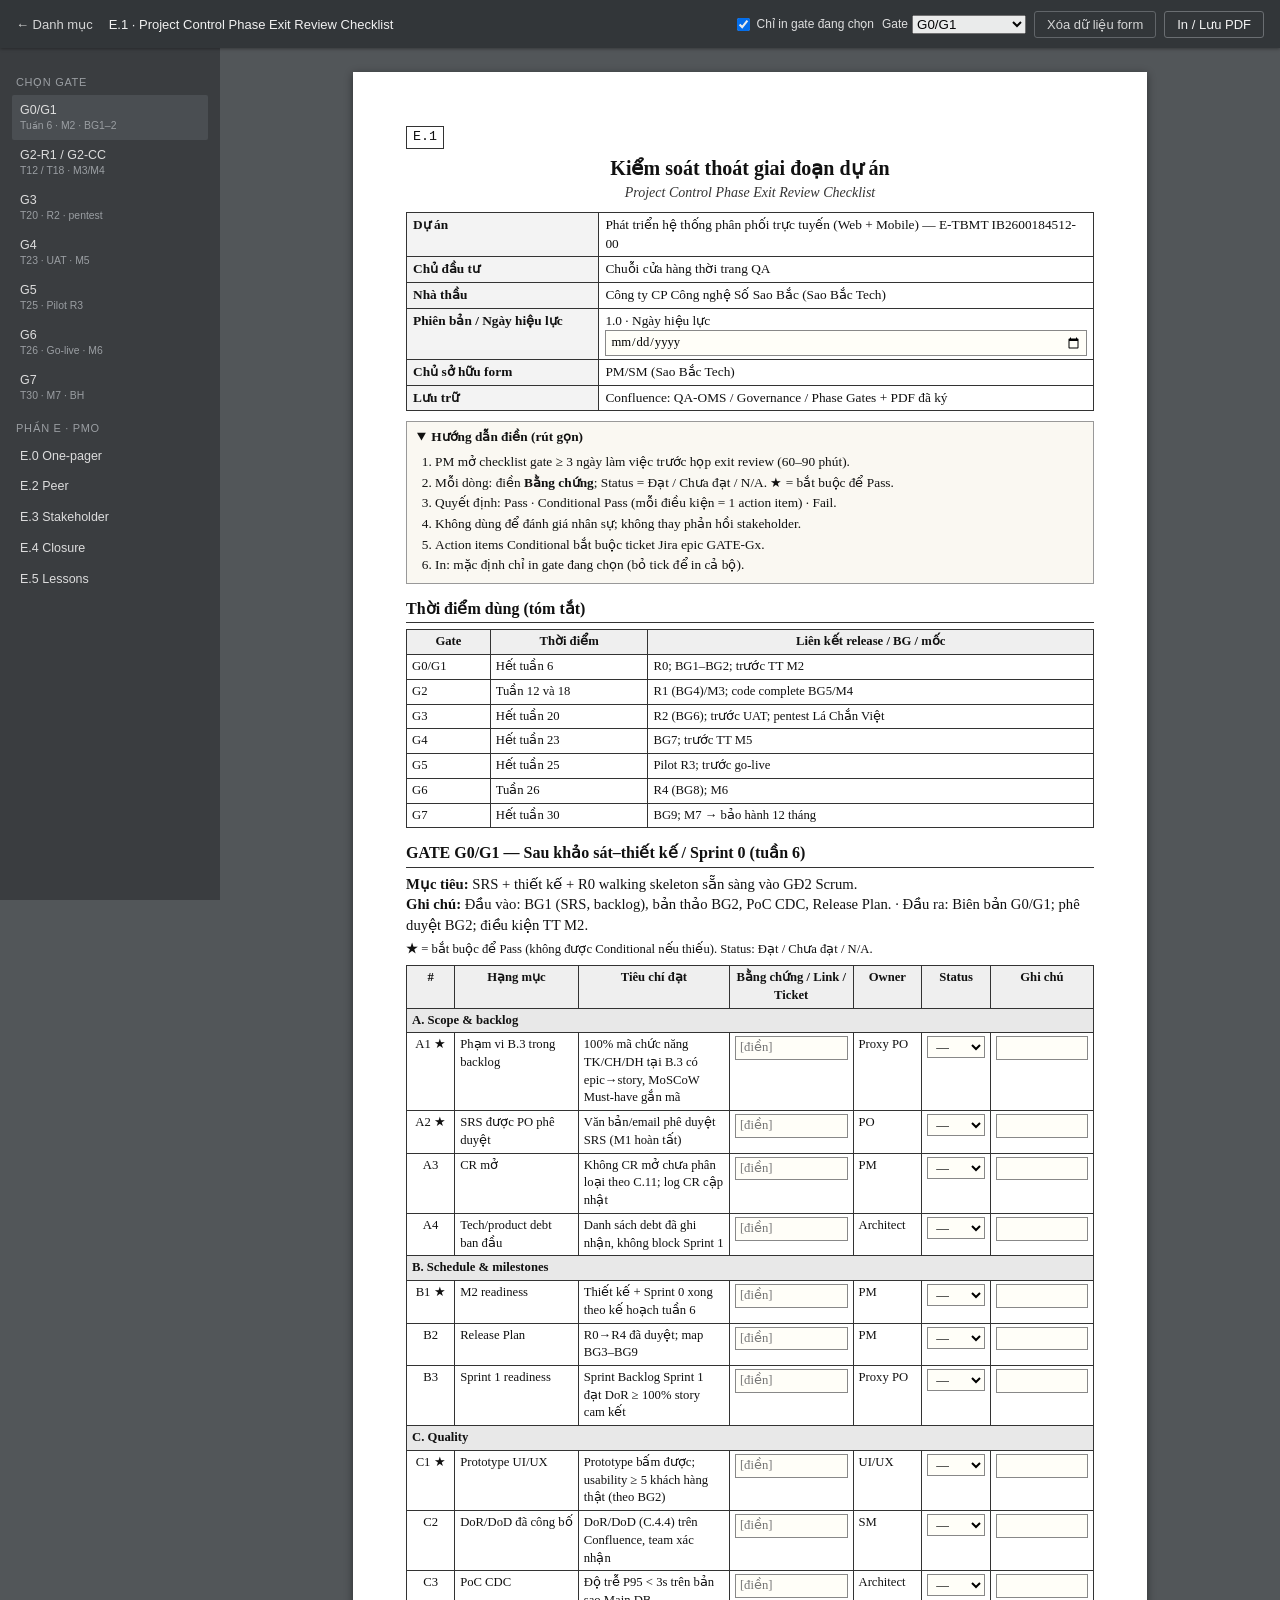
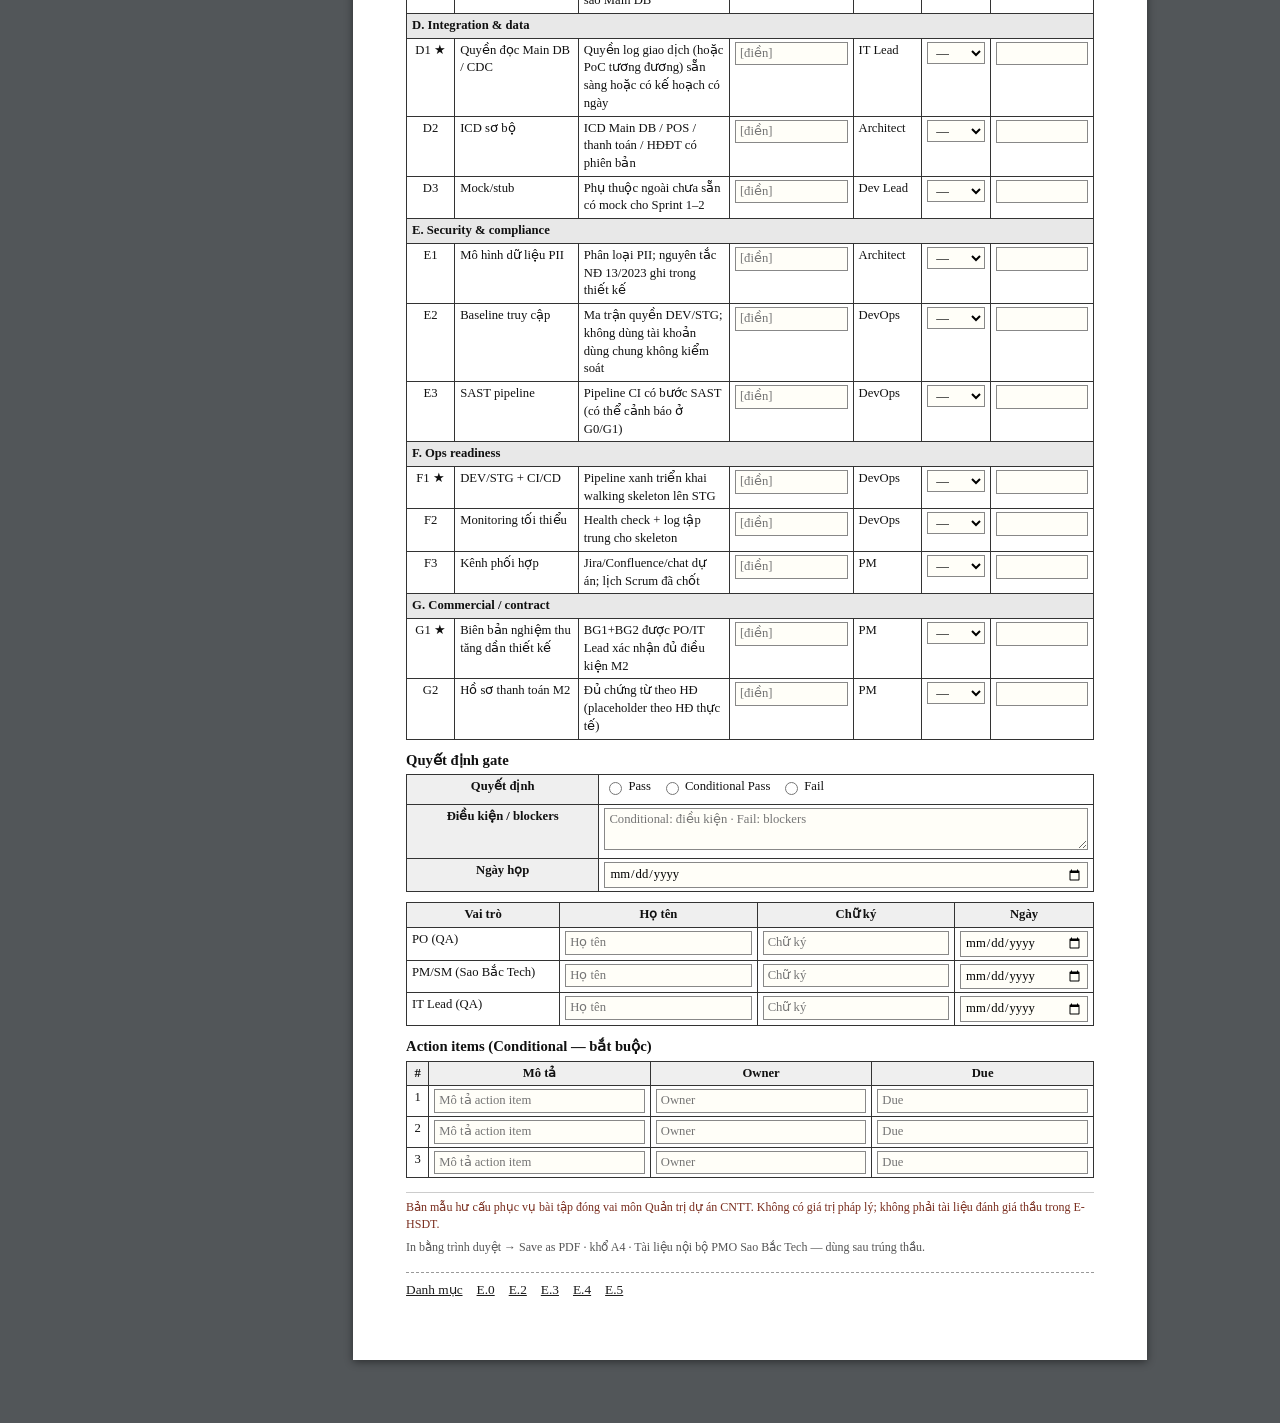
<file: docs/pmo-gate.html>
<!doctype html>
<html lang="vi">
<head>
<meta charset="utf-8">
<meta name="viewport" content="width=device-width, initial-scale=1">
<title>E.1 – Phase Exit Review Checklist – Sao Bắc Tech</title>
<meta name="robots" content="noindex">
<link rel="stylesheet" href="assets/style.css">
<link rel="stylesheet" href="assets/pmo.css">
</head>
<body class="pmo print-one-gate" data-storage-key="pmo-E1">

<div class="bar">
  <a href="index.html">← Danh mục</a>
  <span class="title">E.1 · Project Control Phase Exit Review Checklist</span>
  <span class="bar-actions">
    <label class="print-opt no-print"><input type="checkbox" id="print-only-gate" name="print_only_gate" checked> Chỉ in gate đang chọn</label>
    <label class="print-opt no-print">Gate
      <select id="gate-select" name="gate_select">
        <option value="gate-g0g1">G0/G1</option>
        <option value="gate-g2">G2-R1 / G2-CC</option>
        <option value="gate-g3">G3</option>
        <option value="gate-g4">G4</option>
        <option value="gate-g5">G5</option>
        <option value="gate-g6">G6</option>
        <option value="gate-g7">G7</option>
      </select>
    </label>
    <button type="button" class="ghost" data-clear>Xóa dữ liệu form</button>
    <button type="button" data-print>In / Lưu PDF</button>
  </span>
</div>

<div class="layout">
<nav class="side no-print">
  <div class="side-label">Chọn gate</div>
  <a href="#gate-g0g1" data-gate="gate-g0g1" class="active">G0/G1<small>Tuần 6 · M2 · BG1–2</small></a>
  <a href="#gate-g2" data-gate="gate-g2">G2-R1 / G2-CC<small>T12 / T18 · M3/M4</small></a>
  <a href="#gate-g3" data-gate="gate-g3">G3<small>T20 · R2 · pentest</small></a>
  <a href="#gate-g4" data-gate="gate-g4">G4<small>T23 · UAT · M5</small></a>
  <a href="#gate-g5" data-gate="gate-g5">G5<small>T25 · Pilot R3</small></a>
  <a href="#gate-g6" data-gate="gate-g6">G6<small>T26 · Go-live · M6</small></a>
  <a href="#gate-g7" data-gate="gate-g7">G7<small>T30 · M7 · BH</small></a>
  <div class="side-label">Phần E · PMO</div>
  <a href="pmo.html">E.0 One-pager</a>
  <a href="pmo-peer.html">E.2 Peer</a>
  <a href="pmo-stakeholder.html">E.3 Stakeholder</a>
  <a href="pmo-closure.html">E.4 Closure</a>
  <a href="pmo-lessons.html">E.5 Lessons</a>
</nav>

<main class="pages">
<form id="pmo-form">
<section class="pmo-sheet">
  <span class="code-tag">E.1</span>
  <h1>Kiểm soát thoát giai đoạn dự án</h1>
  <p class="en-sub">Project Control Phase Exit Review Checklist</p>

  <table class="pmo-meta">
    <tr><th>Dự án</th><td>Phát triển hệ thống phân phối trực tuyến (Web + Mobile) — E-TBMT IB2600184512-00</td></tr>
    <tr><th>Chủ đầu tư</th><td>Chuỗi cửa hàng thời trang QA</td></tr>
    <tr><th>Nhà thầu</th><td>Công ty CP Công nghệ Số Sao Bắc (Sao Bắc Tech)</td></tr>
    <tr><th>Phiên bản / Ngày hiệu lực</th>
      <td>1.0 · <label>Ngày hiệu lực <input type="date" name="e1_eff"></label></td></tr>
    <tr><th>Chủ sở hữu form</th><td>PM/SM (Sao Bắc Tech)</td></tr>
    <tr><th>Lưu trữ</th><td>Confluence: QA-OMS / Governance / Phase Gates + PDF đã ký</td></tr>
  </table>

  <div class="guide">
    <details open>
      <summary>Hướng dẫn điền (rút gọn)</summary>
      <ol>
        <li>PM mở checklist gate ≥ 3 ngày làm việc trước họp exit review (60–90 phút).</li>
        <li>Mỗi dòng: điền <b>Bằng chứng</b>; Status = Đạt / Chưa đạt / N/A. ★ = bắt buộc để Pass.</li>
        <li>Quyết định: Pass · Conditional Pass (mỗi điều kiện = 1 action item) · Fail.</li>
        <li>Không dùng để đánh giá nhân sự; không thay phản hồi stakeholder.</li>
        <li>Action items Conditional bắt buộc ticket Jira epic GATE-Gx.</li>
        <li>In: mặc định chỉ in gate đang chọn (bỏ tick để in cả bộ).</li>
      </ol>
    </details>
  </div>

  <h2>Thời điểm dùng (tóm tắt)</h2>
  <table class="form">
    <thead><tr><th>Gate</th><th>Thời điểm</th><th>Liên kết release / BG / mốc</th></tr></thead>
    <tbody>
      <tr><td>G0/G1</td><td>Hết tuần 6</td><td>R0; BG1–BG2; trước TT M2</td></tr>
      <tr><td>G2</td><td>Tuần 12 và 18</td><td>R1 (BG4)/M3; code complete BG5/M4</td></tr>
      <tr><td>G3</td><td>Hết tuần 20</td><td>R2 (BG6); trước UAT; pentest Lá Chắn Việt</td></tr>
      <tr><td>G4</td><td>Hết tuần 23</td><td>BG7; trước TT M5</td></tr>
      <tr><td>G5</td><td>Hết tuần 25</td><td>Pilot R3; trước go-live</td></tr>
      <tr><td>G6</td><td>Tuần 26</td><td>R4 (BG8); M6</td></tr>
      <tr><td>G7</td><td>Hết tuần 30</td><td>BG9; M7 → bảo hành 12 tháng</td></tr>
    </tbody>
  </table>

<section class="gate-panel active" id="gate-g0g1">
<h2>GATE G0/G1 — Sau khảo sát–thiết kế / Sprint 0 (tuần 6)</h2>
<p><b>Mục tiêu:</b> SRS + thiết kế + R0 walking skeleton sẵn sàng vào GĐ2 Scrum.<br><b>Ghi chú:</b> Đầu vào: BG1 (SRS, backlog), bản thảo BG2, PoC CDC, Release Plan. · Đầu ra: Biên bản G0/G1; phê duyệt BG2; điều kiện TT M2.</p>
<p style="font-size:9.5pt"><b>★</b> = bắt buộc để Pass (không được Conditional nếu thiếu). Status: Đạt / Chưa đạt / N/A.</p>
<table class="form"><thead><tr><th style="width:7%">#</th><th style="width:18%">Hạng mục</th><th style="width:22%">Tiêu chí đạt</th><th style="width:18%">Bằng chứng / Link / Ticket</th><th style="width:10%">Owner</th><th style="width:10%">Status</th><th>Ghi chú</th></tr></thead><tbody>
<tr><td colspan="7" class="sec-row">A. Scope &amp; backlog</td></tr>
<tr><td class="c">A1 ★</td><td>Phạm vi B.3 trong backlog</td><td>100% mã chức năng TK/CH/DH tại B.3 có epic→story, MoSCoW Must-have gắn mã</td><td><input type="text" name="g0_A1_ev" placeholder="[điền]"></td><td>Proxy PO</td><td class="c"><select name="g0_A1_st"><option value="">—</option><option>Đạt</option><option>Chưa đạt</option><option>N/A</option></select></td><td><input type="text" name="g0_A1_note" placeholder=""></td></tr>
<tr><td class="c">A2 ★</td><td>SRS được PO phê duyệt</td><td>Văn bản/email phê duyệt SRS (M1 hoàn tất)</td><td><input type="text" name="g0_A2_ev" placeholder="[điền]"></td><td>PO</td><td class="c"><select name="g0_A2_st"><option value="">—</option><option>Đạt</option><option>Chưa đạt</option><option>N/A</option></select></td><td><input type="text" name="g0_A2_note" placeholder=""></td></tr>
<tr><td class="c">A3</td><td>CR mở</td><td>Không CR mở chưa phân loại theo C.11; log CR cập nhật</td><td><input type="text" name="g0_A3_ev" placeholder="[điền]"></td><td>PM</td><td class="c"><select name="g0_A3_st"><option value="">—</option><option>Đạt</option><option>Chưa đạt</option><option>N/A</option></select></td><td><input type="text" name="g0_A3_note" placeholder=""></td></tr>
<tr><td class="c">A4</td><td>Tech/product debt ban đầu</td><td>Danh sách debt đã ghi nhận, không block Sprint 1</td><td><input type="text" name="g0_A4_ev" placeholder="[điền]"></td><td>Architect</td><td class="c"><select name="g0_A4_st"><option value="">—</option><option>Đạt</option><option>Chưa đạt</option><option>N/A</option></select></td><td><input type="text" name="g0_A4_note" placeholder=""></td></tr>
<tr><td colspan="7" class="sec-row">B. Schedule &amp; milestones</td></tr>
<tr><td class="c">B1 ★</td><td>M2 readiness</td><td>Thiết kế + Sprint 0 xong theo kế hoạch tuần 6</td><td><input type="text" name="g0_B1_ev" placeholder="[điền]"></td><td>PM</td><td class="c"><select name="g0_B1_st"><option value="">—</option><option>Đạt</option><option>Chưa đạt</option><option>N/A</option></select></td><td><input type="text" name="g0_B1_note" placeholder=""></td></tr>
<tr><td class="c">B2</td><td>Release Plan</td><td>R0→R4 đã duyệt; map BG3–BG9</td><td><input type="text" name="g0_B2_ev" placeholder="[điền]"></td><td>PM</td><td class="c"><select name="g0_B2_st"><option value="">—</option><option>Đạt</option><option>Chưa đạt</option><option>N/A</option></select></td><td><input type="text" name="g0_B2_note" placeholder=""></td></tr>
<tr><td class="c">B3</td><td>Sprint 1 readiness</td><td>Sprint Backlog Sprint 1 đạt DoR ≥ 100% story cam kết</td><td><input type="text" name="g0_B3_ev" placeholder="[điền]"></td><td>Proxy PO</td><td class="c"><select name="g0_B3_st"><option value="">—</option><option>Đạt</option><option>Chưa đạt</option><option>N/A</option></select></td><td><input type="text" name="g0_B3_note" placeholder=""></td></tr>
<tr><td colspan="7" class="sec-row">C. Quality</td></tr>
<tr><td class="c">C1 ★</td><td>Prototype UI/UX</td><td>Prototype bấm được; usability ≥ 5 khách hàng thật (theo BG2)</td><td><input type="text" name="g0_C1_ev" placeholder="[điền]"></td><td>UI/UX</td><td class="c"><select name="g0_C1_st"><option value="">—</option><option>Đạt</option><option>Chưa đạt</option><option>N/A</option></select></td><td><input type="text" name="g0_C1_note" placeholder=""></td></tr>
<tr><td class="c">C2</td><td>DoR/DoD đã công bố</td><td>DoR/DoD (C.4.4) trên Confluence, team xác nhận</td><td><input type="text" name="g0_C2_ev" placeholder="[điền]"></td><td>SM</td><td class="c"><select name="g0_C2_st"><option value="">—</option><option>Đạt</option><option>Chưa đạt</option><option>N/A</option></select></td><td><input type="text" name="g0_C2_note" placeholder=""></td></tr>
<tr><td class="c">C3</td><td>PoC CDC</td><td>Độ trễ P95 &lt; 3s trên bản sao Main DB</td><td><input type="text" name="g0_C3_ev" placeholder="[điền]"></td><td>Architect</td><td class="c"><select name="g0_C3_st"><option value="">—</option><option>Đạt</option><option>Chưa đạt</option><option>N/A</option></select></td><td><input type="text" name="g0_C3_note" placeholder=""></td></tr>
<tr><td colspan="7" class="sec-row">D. Integration &amp; data</td></tr>
<tr><td class="c">D1 ★</td><td>Quyền đọc Main DB / CDC</td><td>Quyền log giao dịch (hoặc PoC tương đương) sẵn sàng hoặc có kế hoạch có ngày</td><td><input type="text" name="g0_D1_ev" placeholder="[điền]"></td><td>IT Lead</td><td class="c"><select name="g0_D1_st"><option value="">—</option><option>Đạt</option><option>Chưa đạt</option><option>N/A</option></select></td><td><input type="text" name="g0_D1_note" placeholder=""></td></tr>
<tr><td class="c">D2</td><td>ICD sơ bộ</td><td>ICD Main DB / POS / thanh toán / HĐĐT có phiên bản</td><td><input type="text" name="g0_D2_ev" placeholder="[điền]"></td><td>Architect</td><td class="c"><select name="g0_D2_st"><option value="">—</option><option>Đạt</option><option>Chưa đạt</option><option>N/A</option></select></td><td><input type="text" name="g0_D2_note" placeholder=""></td></tr>
<tr><td class="c">D3</td><td>Mock/stub</td><td>Phụ thuộc ngoài chưa sẵn có mock cho Sprint 1–2</td><td><input type="text" name="g0_D3_ev" placeholder="[điền]"></td><td>Dev Lead</td><td class="c"><select name="g0_D3_st"><option value="">—</option><option>Đạt</option><option>Chưa đạt</option><option>N/A</option></select></td><td><input type="text" name="g0_D3_note" placeholder=""></td></tr>
<tr><td colspan="7" class="sec-row">E. Security &amp; compliance</td></tr>
<tr><td class="c">E1</td><td>Mô hình dữ liệu PII</td><td>Phân loại PII; nguyên tắc NĐ 13/2023 ghi trong thiết kế</td><td><input type="text" name="g0_E1_ev" placeholder="[điền]"></td><td>Architect</td><td class="c"><select name="g0_E1_st"><option value="">—</option><option>Đạt</option><option>Chưa đạt</option><option>N/A</option></select></td><td><input type="text" name="g0_E1_note" placeholder=""></td></tr>
<tr><td class="c">E2</td><td>Baseline truy cập</td><td>Ma trận quyền DEV/STG; không dùng tài khoản dùng chung không kiểm soát</td><td><input type="text" name="g0_E2_ev" placeholder="[điền]"></td><td>DevOps</td><td class="c"><select name="g0_E2_st"><option value="">—</option><option>Đạt</option><option>Chưa đạt</option><option>N/A</option></select></td><td><input type="text" name="g0_E2_note" placeholder=""></td></tr>
<tr><td class="c">E3</td><td>SAST pipeline</td><td>Pipeline CI có bước SAST (có thể cảnh báo ở G0/G1)</td><td><input type="text" name="g0_E3_ev" placeholder="[điền]"></td><td>DevOps</td><td class="c"><select name="g0_E3_st"><option value="">—</option><option>Đạt</option><option>Chưa đạt</option><option>N/A</option></select></td><td><input type="text" name="g0_E3_note" placeholder=""></td></tr>
<tr><td colspan="7" class="sec-row">F. Ops readiness</td></tr>
<tr><td class="c">F1 ★</td><td>DEV/STG + CI/CD</td><td>Pipeline xanh triển khai walking skeleton lên STG</td><td><input type="text" name="g0_F1_ev" placeholder="[điền]"></td><td>DevOps</td><td class="c"><select name="g0_F1_st"><option value="">—</option><option>Đạt</option><option>Chưa đạt</option><option>N/A</option></select></td><td><input type="text" name="g0_F1_note" placeholder=""></td></tr>
<tr><td class="c">F2</td><td>Monitoring tối thiểu</td><td>Health check + log tập trung cho skeleton</td><td><input type="text" name="g0_F2_ev" placeholder="[điền]"></td><td>DevOps</td><td class="c"><select name="g0_F2_st"><option value="">—</option><option>Đạt</option><option>Chưa đạt</option><option>N/A</option></select></td><td><input type="text" name="g0_F2_note" placeholder=""></td></tr>
<tr><td class="c">F3</td><td>Kênh phối hợp</td><td>Jira/Confluence/chat dự án; lịch Scrum đã chốt</td><td><input type="text" name="g0_F3_ev" placeholder="[điền]"></td><td>PM</td><td class="c"><select name="g0_F3_st"><option value="">—</option><option>Đạt</option><option>Chưa đạt</option><option>N/A</option></select></td><td><input type="text" name="g0_F3_note" placeholder=""></td></tr>
<tr><td colspan="7" class="sec-row">G. Commercial / contract</td></tr>
<tr><td class="c">G1 ★</td><td>Biên bản nghiệm thu tăng dần thiết kế</td><td>BG1+BG2 được PO/IT Lead xác nhận đủ điều kiện M2</td><td><input type="text" name="g0_G1_ev" placeholder="[điền]"></td><td>PM</td><td class="c"><select name="g0_G1_st"><option value="">—</option><option>Đạt</option><option>Chưa đạt</option><option>N/A</option></select></td><td><input type="text" name="g0_G1_note" placeholder=""></td></tr>
<tr><td class="c">G2</td><td>Hồ sơ thanh toán M2</td><td>Đủ chứng từ theo HĐ (placeholder theo HĐ thực tế)</td><td><input type="text" name="g0_G2_ev" placeholder="[điền]"></td><td>PM</td><td class="c"><select name="g0_G2_st"><option value="">—</option><option>Đạt</option><option>Chưa đạt</option><option>N/A</option></select></td><td><input type="text" name="g0_G2_note" placeholder=""></td></tr>
</tbody></table>

<h3>Quyết định gate</h3>
<table class="form">

<tr><th style="width:28%">Quyết định</th><td><label class="inline"><input type="radio" name="g0_dec" value="Pass"> Pass</label><label class="inline"><input type="radio" name="g0_dec" value="Conditional"> Conditional Pass</label><label class="inline"><input type="radio" name="g0_dec" value="Fail"> Fail</label></td></tr>
<tr><th>Điều kiện / blockers</th><td><textarea name="g0_cond" placeholder="Conditional: điều kiện · Fail: blockers"></textarea></td></tr>
<tr><th>Ngày họp</th><td><input type="date" name="g0_meet"></td></tr>
</table>
<table class="form">
<thead><tr><th>Vai trò</th><th>Họ tên</th><th>Chữ ký</th><th>Ngày</th></tr></thead>
<tbody>
<tr><td>PO (QA)</td><td><input type="text" name="g0_sig_po_name" placeholder="Họ tên"></td><td><input type="text" name="g0_sig_po_sig" placeholder="Chữ ký"></td><td><input type="date" name="g0_sig_po_date"></td></tr>
<tr><td>PM/SM (Sao Bắc Tech)</td><td><input type="text" name="g0_sig_pm_name" placeholder="Họ tên"></td><td><input type="text" name="g0_sig_pm_sig" placeholder="Chữ ký"></td><td><input type="date" name="g0_sig_pm_date"></td></tr>
<tr><td>IT Lead (QA)</td><td><input type="text" name="g0_sig_it_name" placeholder="Họ tên"></td><td><input type="text" name="g0_sig_it_sig" placeholder="Chữ ký"></td><td><input type="date" name="g0_sig_it_date"></td></tr>

</tbody>
</table>
<h3>Action items (Conditional — bắt buộc)</h3>
<table class="form">
<thead><tr><th>#</th><th>Mô tả</th><th>Owner</th><th>Due</th></tr></thead>
<tbody>
<tr><td class="c">1</td><td><input type="text" name="g0_ai1_desc" placeholder="Mô tả action item"></td><td><input type="text" name="g0_ai1_owner" placeholder="Owner"></td><td><input type="text" name="g0_ai1_due" placeholder="Due"></td></tr>
<tr><td class="c">2</td><td><input type="text" name="g0_ai2_desc" placeholder="Mô tả action item"></td><td><input type="text" name="g0_ai2_owner" placeholder="Owner"></td><td><input type="text" name="g0_ai2_due" placeholder="Due"></td></tr>
<tr><td class="c">3</td><td><input type="text" name="g0_ai3_desc" placeholder="Mô tả action item"></td><td><input type="text" name="g0_ai3_owner" placeholder="Owner"></td><td><input type="text" name="g0_ai3_due" placeholder="Due"></td></tr>

</tbody>
</table>
</section>
<section class="gate-panel" id="gate-g2">
<h2>GATE G2 — Sau cụm Sprint phát triển (R1 tuần 12 / Code complete tuần 18)</h2>
<p><b>Mục tiêu:</b> Áp dụng 2 lần: G2-R1 (trước/tại R1 MVP BG4, M3) và G2-CC (code complete BG5, trước M4).<br><b>Ghi chú:</b> Đánh dấu phiên bản họp ở khối quyết định bên dưới.</p>
<p style="font-size:9.5pt"><b>★</b> = bắt buộc để Pass (không được Conditional nếu thiếu). Status: Đạt / Chưa đạt / N/A.</p>
<table class="form"><thead><tr><th style="width:7%">#</th><th style="width:18%">Hạng mục</th><th style="width:22%">Tiêu chí đạt</th><th style="width:18%">Bằng chứng / Link / Ticket</th><th style="width:10%">Owner</th><th style="width:10%">Status</th><th>Ghi chú</th></tr></thead><tbody>
<tr><td colspan="7" class="sec-row">A. Scope &amp; backlog</td></tr>
<tr><td class="c">A1 ★</td><td>Must-have theo kế hoạch release</td><td>G2-R1: epic tìm kiếm + tồn kho RT + CH cơ bản Done; G2-CC: 100% chức năng B.3 chạy được trên STG</td><td><input type="text" name="g2_A1_ev" placeholder="[điền]"></td><td>Proxy PO</td><td class="c"><select name="g2_A1_st"><option value="">—</option><option>Đạt</option><option>Chưa đạt</option><option>N/A</option></select></td><td><input type="text" name="g2_A1_note" placeholder=""></td></tr>
<tr><td class="c">A2</td><td>Story bị PO từ chối</td><td>Số story reject tại review được xử lý hoặc có plan ≤ 1 sprint</td><td><input type="text" name="g2_A2_ev" placeholder="[điền]"></td><td>PO</td><td class="c"><select name="g2_A2_st"><option value="">—</option><option>Đạt</option><option>Chưa đạt</option><option>N/A</option></select></td><td><input type="text" name="g2_A2_note" placeholder=""></td></tr>
<tr><td class="c">A3</td><td>CR / đổi ngang C.11</td><td>Mọi thay đổi ngoài B.3 epic đã qua CR hoặc đổi ngang ghi nhận</td><td><input type="text" name="g2_A3_ev" placeholder="[điền]"></td><td>PM</td><td class="c"><select name="g2_A3_st"><option value="">—</option><option>Đạt</option><option>Chưa đạt</option><option>N/A</option></select></td><td><input type="text" name="g2_A3_note" placeholder=""></td></tr>
<tr><td class="c">A4</td><td>Debt không block mốc</td><td>Không debt Critical mở block R1/M4</td><td><input type="text" name="g2_A4_ev" placeholder="[điền]"></td><td>Architect</td><td class="c"><select name="g2_A4_st"><option value="">—</option><option>Đạt</option><option>Chưa đạt</option><option>N/A</option></select></td><td><input type="text" name="g2_A4_note" placeholder=""></td></tr>
<tr><td colspan="7" class="sec-row">B. Schedule &amp; milestones</td></tr>
<tr><td class="c">B1 ★</td><td>Commitment sprint</td><td>Tỷ lệ cam kết sprint đạt ≥ 85% trên các sprint đã đóng của cụm</td><td><input type="text" name="g2_B1_ev" placeholder="[điền]"></td><td>SM</td><td class="c"><select name="g2_B1_st"><option value="">—</option><option>Đạt</option><option>Chưa đạt</option><option>N/A</option></select></td><td><input type="text" name="g2_B1_note" placeholder=""></td></tr>
<tr><td class="c">B2 ★</td><td>Burn-up</td><td>G2-R1: đúng quỹ đạo R1; G2-CC: Must-have hoàn thành trước tuần 18 (hoặc phương án Ban chỉ đạo đã duyệt)</td><td><input type="text" name="g2_B2_ev" placeholder="[điền]"></td><td>PM</td><td class="c"><select name="g2_B2_st"><option value="">—</option><option>Đạt</option><option>Chưa đạt</option><option>N/A</option></select></td><td><input type="text" name="g2_B2_note" placeholder=""></td></tr>
<tr><td class="c">B3</td><td>Velocity ổn định</td><td>Không giảm &gt; 30% so với TB 3 sprint gần nhất mà không giải thích</td><td><input type="text" name="g2_B3_ev" placeholder="[điền]"></td><td>SM</td><td class="c"><select name="g2_B3_st"><option value="">—</option><option>Đạt</option><option>Chưa đạt</option><option>N/A</option></select></td><td><input type="text" name="g2_B3_note" placeholder=""></td></tr>
<tr><td colspan="7" class="sec-row">C. Quality</td></tr>
<tr><td class="c">C1 ★</td><td>DoD</td><td>100% story Accepted tại review đạt DoD C.4.4</td><td><input type="text" name="g2_C1_ev" placeholder="[điền]"></td><td>QA Lead</td><td class="c"><select name="g2_C1_st"><option value="">—</option><option>Đạt</option><option>Chưa đạt</option><option>N/A</option></select></td><td><input type="text" name="g2_C1_note" placeholder=""></td></tr>
<tr><td class="c">C2 ★</td><td>Defect mở</td><td>0 lỗi Nghiêm trọng/Cao mở trên phạm vi release</td><td><input type="text" name="g2_C2_ev" placeholder="[điền]"></td><td>QA Lead</td><td class="c"><select name="g2_C2_st"><option value="">—</option><option>Đạt</option><option>Chưa đạt</option><option>N/A</option></select></td><td><input type="text" name="g2_C2_note" placeholder=""></td></tr>
<tr><td class="c">C3 ★</td><td>Unit test coverage</td><td>Coverage mã mới ≥ 70% (bắt buộc tại G2-CC; khuyến nghị tại G2-R1)</td><td><input type="text" name="g2_C3_ev" placeholder="[điền]"></td><td>Dev Lead</td><td class="c"><select name="g2_C3_st"><option value="">—</option><option>Đạt</option><option>Chưa đạt</option><option>N/A</option></select></td><td><input type="text" name="g2_C3_note" placeholder=""></td></tr>
<tr><td class="c">C4</td><td>NFR sớm</td><td>Từ Sprint 3: P95 API liên quan ≤ 1,5s (smoke); SAST không lỗi Cao</td><td><input type="text" name="g2_C4_ev" placeholder="[điền]"></td><td>QA/DevOps</td><td class="c"><select name="g2_C4_st"><option value="">—</option><option>Đạt</option><option>Chưa đạt</option><option>N/A</option></select></td><td><input type="text" name="g2_C4_note" placeholder=""></td></tr>
<tr><td class="c">C5</td><td>Defect leakage nội bộ</td><td>Leakage STG←DEV trong ngưỡng team thống nhất</td><td><input type="text" name="g2_C5_ev" placeholder="[điền]"></td><td>QA Lead</td><td class="c"><select name="g2_C5_st"><option value="">—</option><option>Đạt</option><option>Chưa đạt</option><option>N/A</option></select></td><td><input type="text" name="g2_C5_note" placeholder=""></td></tr>
<tr><td colspan="7" class="sec-row">D. Integration &amp; data</td></tr>
<tr><td class="c">D1 ★</td><td>CDC / tồn kho</td><td>G2-R1: đồng bộ tồn kho RT demo trên STG dữ liệu ẩn danh; G2-CC: tích hợp theo ICD giai đoạn</td><td><input type="text" name="g2_D1_ev" placeholder="[điền]"></td><td>Architect</td><td class="c"><select name="g2_D1_st"><option value="">—</option><option>Đạt</option><option>Chưa đạt</option><option>N/A</option></select></td><td><input type="text" name="g2_D1_note" placeholder=""></td></tr>
<tr><td class="c">D2</td><td>POS / thanh toán / HĐĐT</td><td>Trạng thái tích hợp đúng Release Plan; lệch có CR hoặc mock có hạn</td><td><input type="text" name="g2_D2_ev" placeholder="[điền]"></td><td>Architect</td><td class="c"><select name="g2_D2_st"><option value="">—</option><option>Đạt</option><option>Chưa đạt</option><option>N/A</option></select></td><td><input type="text" name="g2_D2_note" placeholder=""></td></tr>
<tr><td class="c">D3</td><td>Dữ liệu STG</td><td>Dataset ẩn danh, đủ cho demo PO</td><td><input type="text" name="g2_D3_ev" placeholder="[điền]"></td><td>BA + DevOps</td><td class="c"><select name="g2_D3_st"><option value="">—</option><option>Đạt</option><option>Chưa đạt</option><option>N/A</option></select></td><td><input type="text" name="g2_D3_note" placeholder=""></td></tr>
<tr><td colspan="7" class="sec-row">E. Security &amp; compliance</td></tr>
<tr><td class="c">E1 ★</td><td>SAST</td><td>Không lỗ hổng Cao/Nghiêm trọng mở trên nhánh chính</td><td><input type="text" name="g2_E1_ev" placeholder="[điền]"></td><td>DevOps</td><td class="c"><select name="g2_E1_st"><option value="">—</option><option>Đạt</option><option>Chưa đạt</option><option>N/A</option></select></td><td><input type="text" name="g2_E1_note" placeholder=""></td></tr>
<tr><td class="c">E2</td><td>Quyền &amp; secret</td><td>Secret không hard-code; vault/CI secrets</td><td><input type="text" name="g2_E2_ev" placeholder="[điền]"></td><td>Architect</td><td class="c"><select name="g2_E2_st"><option value="">—</option><option>Đạt</option><option>Chưa đạt</option><option>N/A</option></select></td><td><input type="text" name="g2_E2_note" placeholder=""></td></tr>
<tr><td class="c">E3</td><td>PII trên STG</td><td>Không PII thật chưa ẩn danh</td><td><input type="text" name="g2_E3_ev" placeholder="[điền]"></td><td>BA</td><td class="c"><select name="g2_E3_st"><option value="">—</option><option>Đạt</option><option>Chưa đạt</option><option>N/A</option></select></td><td><input type="text" name="g2_E3_note" placeholder=""></td></tr>
<tr><td colspan="7" class="sec-row">F. Ops readiness</td></tr>
<tr><td class="c">F1</td><td>Monitoring</td><td>Dashboard dịch vụ R1/R2 phạm vi; alert cơ bản</td><td><input type="text" name="g2_F1_ev" placeholder="[điền]"></td><td>DevOps</td><td class="c"><select name="g2_F1_st"><option value="">—</option><option>Đạt</option><option>Chưa đạt</option><option>N/A</option></select></td><td><input type="text" name="g2_F1_note" placeholder=""></td></tr>
<tr><td class="c">F2</td><td>Runbook stub</td><td>Sự cố deploy/rollback STG có runbook ngắn</td><td><input type="text" name="g2_F2_ev" placeholder="[điền]"></td><td>DevOps</td><td class="c"><select name="g2_F2_st"><option value="">—</option><option>Đạt</option><option>Chưa đạt</option><option>N/A</option></select></td><td><input type="text" name="g2_F2_note" placeholder=""></td></tr>
<tr><td class="c">F3</td><td>Mobile (nếu G2-CC)</td><td>Build iOS/Android nội bộ cài được cho QA</td><td><input type="text" name="g2_F3_ev" placeholder="[điền]"></td><td>Mobile Lead</td><td class="c"><select name="g2_F3_st"><option value="">—</option><option>Đạt</option><option>Chưa đạt</option><option>N/A</option></select></td><td><input type="text" name="g2_F3_note" placeholder=""></td></tr>
<tr><td colspan="7" class="sec-row">G. Commercial / contract</td></tr>
<tr><td class="c">G1 ★</td><td>Biên bản sprint review</td><td>BG3 đủ cho các sprint trong cụm; làm căn cứ M3/M4</td><td><input type="text" name="g2_G1_ev" placeholder="[điền]"></td><td>PM</td><td class="c"><select name="g2_G1_st"><option value="">—</option><option>Đạt</option><option>Chưa đạt</option><option>N/A</option></select></td><td><input type="text" name="g2_G1_note" placeholder=""></td></tr>
<tr><td class="c">G2</td><td>Thanh toán</td><td>G2-CC: hồ sơ đề nghị thanh toán M4 (25%) sẵn sàng khi Pass</td><td><input type="text" name="g2_G2_ev" placeholder="[điền]"></td><td>PM</td><td class="c"><select name="g2_G2_st"><option value="">—</option><option>Đạt</option><option>Chưa đạt</option><option>N/A</option></select></td><td><input type="text" name="g2_G2_note" placeholder=""></td></tr>
</tbody></table>

<h3>Quyết định gate</h3>
<table class="form">
<tr><th>Phiên bản gate</th><td>
          <label class="inline"><input type="radio" name="g2_ver" value="G2-R1"> G2-R1 (T12)</label>
          <label class="inline"><input type="radio" name="g2_ver" value="G2-CC"> G2-CC (T18)</label>
        </td></tr>
<tr><th style="width:28%">Quyết định</th><td><label class="inline"><input type="radio" name="g2_dec" value="Pass"> Pass</label><label class="inline"><input type="radio" name="g2_dec" value="Conditional"> Conditional Pass</label><label class="inline"><input type="radio" name="g2_dec" value="Fail"> Fail</label></td></tr>
<tr><th>Điều kiện / blockers</th><td><textarea name="g2_cond" placeholder="Conditional: điều kiện · Fail: blockers"></textarea></td></tr>
<tr><th>Ngày họp</th><td><input type="date" name="g2_meet"></td></tr>
</table>
<table class="form">
<thead><tr><th>Vai trò</th><th>Họ tên</th><th>Chữ ký</th><th>Ngày</th></tr></thead>
<tbody>
<tr><td>PO (QA)</td><td><input type="text" name="g2_sig_po_name" placeholder="Họ tên"></td><td><input type="text" name="g2_sig_po_sig" placeholder="Chữ ký"></td><td><input type="date" name="g2_sig_po_date"></td></tr>
<tr><td>PM/SM (Sao Bắc Tech)</td><td><input type="text" name="g2_sig_pm_name" placeholder="Họ tên"></td><td><input type="text" name="g2_sig_pm_sig" placeholder="Chữ ký"></td><td><input type="date" name="g2_sig_pm_date"></td></tr>
<tr><td>IT Lead (QA)</td><td><input type="text" name="g2_sig_it_name" placeholder="Họ tên"></td><td><input type="text" name="g2_sig_it_sig" placeholder="Chữ ký"></td><td><input type="date" name="g2_sig_it_date"></td></tr>

</tbody>
</table>
<h3>Action items (Conditional — bắt buộc)</h3>
<table class="form">
<thead><tr><th>#</th><th>Mô tả</th><th>Owner</th><th>Due</th></tr></thead>
<tbody>
<tr><td class="c">1</td><td><input type="text" name="g2_ai1_desc" placeholder="Mô tả action item"></td><td><input type="text" name="g2_ai1_owner" placeholder="Owner"></td><td><input type="text" name="g2_ai1_due" placeholder="Due"></td></tr>
<tr><td class="c">2</td><td><input type="text" name="g2_ai2_desc" placeholder="Mô tả action item"></td><td><input type="text" name="g2_ai2_owner" placeholder="Owner"></td><td><input type="text" name="g2_ai2_due" placeholder="Due"></td></tr>
<tr><td class="c">3</td><td><input type="text" name="g2_ai3_desc" placeholder="Mô tả action item"></td><td><input type="text" name="g2_ai3_owner" placeholder="Owner"></td><td><input type="text" name="g2_ai3_due" placeholder="Due"></td></tr>

</tbody>
</table>
</section>
<section class="gate-panel" id="gate-g3">
<h2>GATE G3 — Ổn định hóa / trước UAT (tuần 20, sau Sprint 7 / R2)</h2>
<p><b>Mục tiêu:</b> Beta kín + báo cáo kiểm thử hệ thống/hiệu năng/bảo mật đạt ngưỡng vào UAT (BG6 → chuẩn bị BG7).<br><b>Ghi chú:</b> Pentest NTP: Lá Chắn Việt.</p>
<p style="font-size:9.5pt"><b>★</b> = bắt buộc để Pass (không được Conditional nếu thiếu). Status: Đạt / Chưa đạt / N/A.</p>
<table class="form"><thead><tr><th style="width:7%">#</th><th style="width:18%">Hạng mục</th><th style="width:22%">Tiêu chí đạt</th><th style="width:18%">Bằng chứng / Link / Ticket</th><th style="width:10%">Owner</th><th style="width:10%">Status</th><th>Ghi chú</th></tr></thead><tbody>
<tr><td colspan="7" class="sec-row">A. Scope &amp; backlog</td></tr>
<tr><td class="c">A1 ★</td><td>Scope B.3</td><td>100% Must-have B.3 có trên STG/beta build</td><td><input type="text" name="g3_A1_ev" placeholder="[điền]"></td><td>Proxy PO</td><td class="c"><select name="g3_A1_st"><option value="">—</option><option>Đạt</option><option>Chưa đạt</option><option>N/A</option></select></td><td><input type="text" name="g3_A1_note" placeholder=""></td></tr>
<tr><td class="c">A2</td><td>Should/Could</td><td>Không nhầm Should/Could vào phạm vi UAT bắt buộc</td><td><input type="text" name="g3_A2_ev" placeholder="[điền]"></td><td>PO</td><td class="c"><select name="g3_A2_st"><option value="">—</option><option>Đạt</option><option>Chưa đạt</option><option>N/A</option></select></td><td><input type="text" name="g3_A2_note" placeholder=""></td></tr>
<tr><td class="c">A3</td><td>CR freeze UAT</td><td>CR mới sau G3 chỉ xử lý qua C.11; freeze scope UAT đã thông báo</td><td><input type="text" name="g3_A3_ev" placeholder="[điền]"></td><td>PM</td><td class="c"><select name="g3_A3_st"><option value="">—</option><option>Đạt</option><option>Chưa đạt</option><option>N/A</option></select></td><td><input type="text" name="g3_A3_note" placeholder=""></td></tr>
<tr><td colspan="7" class="sec-row">B. Schedule &amp; milestones</td></tr>
<tr><td class="c">B1 ★</td><td>R2 đúng hạn</td><td>Beta kín tuần 20–21 theo Release Plan</td><td><input type="text" name="g3_B1_ev" placeholder="[điền]"></td><td>PM</td><td class="c"><select name="g3_B1_st"><option value="">—</option><option>Đạt</option><option>Chưa đạt</option><option>N/A</option></select></td><td><input type="text" name="g3_B1_note" placeholder=""></td></tr>
<tr><td class="c">B2</td><td>Kế hoạch UAT</td><td>Lịch UAT tuần 21–23, kịch bản &amp; môi trường chốt</td><td><input type="text" name="g3_B2_ev" placeholder="[điền]"></td><td>QA Lead + PO</td><td class="c"><select name="g3_B2_st"><option value="">—</option><option>Đạt</option><option>Chưa đạt</option><option>N/A</option></select></td><td><input type="text" name="g3_B2_note" placeholder=""></td></tr>
<tr><td colspan="7" class="sec-row">C. Quality</td></tr>
<tr><td class="c">C1 ★</td><td>Kiểm thử hệ thống</td><td>Báo cáo HT đạt; 0 Nghiêm trọng/Cao mở</td><td><input type="text" name="g3_C1_ev" placeholder="[điền]"></td><td>QA Lead</td><td class="c"><select name="g3_C1_st"><option value="">—</option><option>Đạt</option><option>Chưa đạt</option><option>N/A</option></select></td><td><input type="text" name="g3_C1_note" placeholder=""></td></tr>
<tr><td class="c">C2 ★</td><td>Hiệu năng B.4</td><td>P95 thao tác chính ≤ 1,5s @ 1000 VU; API search &lt; 300ms</td><td><input type="text" name="g3_C2_ev" placeholder="[điền]"></td><td>QA Lead</td><td class="c"><select name="g3_C2_st"><option value="">—</option><option>Đạt</option><option>Chưa đạt</option><option>N/A</option></select></td><td><input type="text" name="g3_C2_note" placeholder=""></td></tr>
<tr><td class="c">C3 ★</td><td>Tương thích</td><td>Chrome/Safari/Firefox/Edge (2 bản gần nhất); iOS 15+; Android 9+; 320px</td><td><input type="text" name="g3_C3_ev" placeholder="[điền]"></td><td>QA Lead</td><td class="c"><select name="g3_C3_st"><option value="">—</option><option>Đạt</option><option>Chưa đạt</option><option>N/A</option></select></td><td><input type="text" name="g3_C3_note" placeholder=""></td></tr>
<tr><td class="c">C4</td><td>Regression tự động</td><td>Suite hồi quy xanh trên build ứng viên UAT</td><td><input type="text" name="g3_C4_ev" placeholder="[điền]"></td><td>QA Lead</td><td class="c"><select name="g3_C4_st"><option value="">—</option><option>Đạt</option><option>Chưa đạt</option><option>N/A</option></select></td><td><input type="text" name="g3_C4_note" placeholder=""></td></tr>
<tr><td colspan="7" class="sec-row">D. Integration &amp; data</td></tr>
<tr><td class="c">D1 ★</td><td>Tích hợp end-to-end</td><td>POS/kho/kế toán/HĐĐT/cổng TT theo ICD — E2E pass trên STG</td><td><input type="text" name="g3_D1_ev" placeholder="[điền]"></td><td>Architect</td><td class="c"><select name="g3_D1_st"><option value="">—</option><option>Đạt</option><option>Chưa đạt</option><option>N/A</option></select></td><td><input type="text" name="g3_D1_note" placeholder=""></td></tr>
<tr><td class="c">D2 ★</td><td>CDC</td><td>P95 độ trễ &lt; 3s; công cụ đối soát sẵn sàng</td><td><input type="text" name="g3_D2_ev" placeholder="[điền]"></td><td>DevOps</td><td class="c"><select name="g3_D2_st"><option value="">—</option><option>Đạt</option><option>Chưa đạt</option><option>N/A</option></select></td><td><input type="text" name="g3_D2_note" placeholder=""></td></tr>
<tr><td class="c">D3</td><td>Data UAT</td><td>Bộ dữ liệu UAT ẩn danh + kịch bản nghiệp vụ cửa hàng/kho/shipper</td><td><input type="text" name="g3_D3_ev" placeholder="[điền]"></td><td>BA</td><td class="c"><select name="g3_D3_st"><option value="">—</option><option>Đạt</option><option>Chưa đạt</option><option>N/A</option></select></td><td><input type="text" name="g3_D3_note" placeholder=""></td></tr>
<tr><td colspan="7" class="sec-row">E. Security &amp; compliance</td></tr>
<tr><td class="c">E1 ★</td><td>Pentest (NTP Lá Chắn Việt)</td><td>Không lỗ hổng Cao/Nghiêm trọng mở; OWASP Top 10</td><td><input type="text" name="g3_E1_ev" placeholder="[điền]"></td><td>Architect + NTP</td><td class="c"><select name="g3_E1_st"><option value="">—</option><option>Đạt</option><option>Chưa đạt</option><option>N/A</option></select></td><td><input type="text" name="g3_E1_note" placeholder=""></td></tr>
<tr><td class="c">E2 ★</td><td>TLS / mã hóa PII</td><td>HTTPS/TLS 1.3; PII mã hóa khi lưu (theo thiết kế)</td><td><input type="text" name="g3_E2_ev" placeholder="[điền]"></td><td>Architect</td><td class="c"><select name="g3_E2_st"><option value="">—</option><option>Đạt</option><option>Chưa đạt</option><option>N/A</option></select></td><td><input type="text" name="g3_E2_note" placeholder=""></td></tr>
<tr><td class="c">E3</td><td>SAST/DAST</td><td>Không Cao/Nghiêm trọng mở</td><td><input type="text" name="g3_E3_ev" placeholder="[điền]"></td><td>DevOps</td><td class="c"><select name="g3_E3_st"><option value="">—</option><option>Đạt</option><option>Chưa đạt</option><option>N/A</option></select></td><td><input type="text" name="g3_E3_note" placeholder=""></td></tr>
<tr><td colspan="7" class="sec-row">F. Ops readiness</td></tr>
<tr><td class="c">F1 ★</td><td>Beta phân phối</td><td>TestFlight / Play Internal cho ~50 NV QA</td><td><input type="text" name="g3_F1_ev" placeholder="[điền]"></td><td>Mobile Lead</td><td class="c"><select name="g3_F1_st"><option value="">—</option><option>Đạt</option><option>Chưa đạt</option><option>N/A</option></select></td><td><input type="text" name="g3_F1_note" placeholder=""></td></tr>
<tr><td class="c">F2</td><td>Monitoring beta</td><td>Alert on-call nhà thầu trong dogfooding</td><td><input type="text" name="g3_F2_ev" placeholder="[điền]"></td><td>DevOps</td><td class="c"><select name="g3_F2_st"><option value="">—</option><option>Đạt</option><option>Chưa đạt</option><option>N/A</option></select></td><td><input type="text" name="g3_F2_note" placeholder=""></td></tr>
<tr><td class="c">F3</td><td>HDSD draft</td><td>Bản nháp HDSD + video outline cho đào tạo</td><td><input type="text" name="g3_F3_ev" placeholder="[điền]"></td><td>BA</td><td class="c"><select name="g3_F3_st"><option value="">—</option><option>Đạt</option><option>Chưa đạt</option><option>N/A</option></select></td><td><input type="text" name="g3_F3_note" placeholder=""></td></tr>
<tr><td colspan="7" class="sec-row">G. Commercial / contract</td></tr>
<tr><td class="c">G1</td><td>BG6 acceptance</td><td>Biên bản xác nhận beta + báo cáo KT</td><td><input type="text" name="g3_G1_ev" placeholder="[điền]"></td><td>PM</td><td class="c"><select name="g3_G1_st"><option value="">—</option><option>Đạt</option><option>Chưa đạt</option><option>N/A</option></select></td><td><input type="text" name="g3_G1_note" placeholder=""></td></tr>
<tr><td class="c">G2</td><td>Sẵn sàng M5 path</td><td>Điều kiện tiến tới UAT/M5 rõ ràng</td><td><input type="text" name="g3_G2_ev" placeholder="[điền]"></td><td>PM</td><td class="c"><select name="g3_G2_st"><option value="">—</option><option>Đạt</option><option>Chưa đạt</option><option>N/A</option></select></td><td><input type="text" name="g3_G2_note" placeholder=""></td></tr>
</tbody></table>

<h3>Quyết định gate</h3>
<table class="form">

<tr><th style="width:28%">Quyết định</th><td><label class="inline"><input type="radio" name="g3_dec" value="Pass"> Pass</label><label class="inline"><input type="radio" name="g3_dec" value="Conditional"> Conditional Pass</label><label class="inline"><input type="radio" name="g3_dec" value="Fail"> Fail</label></td></tr>
<tr><th>Điều kiện / blockers</th><td><textarea name="g3_cond" placeholder="Conditional: điều kiện · Fail: blockers"></textarea></td></tr>
<tr><th>Ngày họp</th><td><input type="date" name="g3_meet"></td></tr>
</table>
<table class="form">
<thead><tr><th>Vai trò</th><th>Họ tên</th><th>Chữ ký</th><th>Ngày</th></tr></thead>
<tbody>
<tr><td>PO (QA)</td><td><input type="text" name="g3_sig_po_name" placeholder="Họ tên"></td><td><input type="text" name="g3_sig_po_sig" placeholder="Chữ ký"></td><td><input type="date" name="g3_sig_po_date"></td></tr>
<tr><td>PM/SM (Sao Bắc Tech)</td><td><input type="text" name="g3_sig_pm_name" placeholder="Họ tên"></td><td><input type="text" name="g3_sig_pm_sig" placeholder="Chữ ký"></td><td><input type="date" name="g3_sig_pm_date"></td></tr>
<tr><td>IT Lead (QA)</td><td><input type="text" name="g3_sig_it_name" placeholder="Họ tên"></td><td><input type="text" name="g3_sig_it_sig" placeholder="Chữ ký"></td><td><input type="date" name="g3_sig_it_date"></td></tr>

</tbody>
</table>
<h3>Action items (Conditional — bắt buộc)</h3>
<table class="form">
<thead><tr><th>#</th><th>Mô tả</th><th>Owner</th><th>Due</th></tr></thead>
<tbody>
<tr><td class="c">1</td><td><input type="text" name="g3_ai1_desc" placeholder="Mô tả action item"></td><td><input type="text" name="g3_ai1_owner" placeholder="Owner"></td><td><input type="text" name="g3_ai1_due" placeholder="Due"></td></tr>
<tr><td class="c">2</td><td><input type="text" name="g3_ai2_desc" placeholder="Mô tả action item"></td><td><input type="text" name="g3_ai2_owner" placeholder="Owner"></td><td><input type="text" name="g3_ai2_due" placeholder="Due"></td></tr>
<tr><td class="c">3</td><td><input type="text" name="g3_ai3_desc" placeholder="Mô tả action item"></td><td><input type="text" name="g3_ai3_owner" placeholder="Owner"></td><td><input type="text" name="g3_ai3_due" placeholder="Due"></td></tr>

</tbody>
</table>
</section>
<section class="gate-panel" id="gate-g4">
<h2>GATE G4 — Sau UAT (tuần 23, BG7 / trước M5)</h2>
<p><b>Mục tiêu:</b> UAT đạt + đào tạo ≥90%; đủ điều kiện thanh toán M5.<br><b>Ghi chú:</b> Đầu ra: BB UAT BG7; lịch pilot 03 cửa hàng tuần 24–25.</p>
<p style="font-size:9.5pt"><b>★</b> = bắt buộc để Pass (không được Conditional nếu thiếu). Status: Đạt / Chưa đạt / N/A.</p>
<table class="form"><thead><tr><th style="width:7%">#</th><th style="width:18%">Hạng mục</th><th style="width:22%">Tiêu chí đạt</th><th style="width:18%">Bằng chứng / Link / Ticket</th><th style="width:10%">Owner</th><th style="width:10%">Status</th><th>Ghi chú</th></tr></thead><tbody>
<tr><td colspan="7" class="sec-row">A. Scope &amp; backlog</td></tr>
<tr><td class="c">A1 ★</td><td>UAT scope</td><td>100% kịch bản Must-have B.3 đã chạy UAT</td><td><input type="text" name="g4_A1_ev" placeholder="[điền]"></td><td>QA Lead</td><td class="c"><select name="g4_A1_st"><option value="">—</option><option>Đạt</option><option>Chưa đạt</option><option>N/A</option></select></td><td><input type="text" name="g4_A1_note" placeholder=""></td></tr>
<tr><td class="c">A2</td><td>Defect từ UAT</td><td>0 Nghiêm trọng/Cao mở; Trung bình có plan trước pilot</td><td><input type="text" name="g4_A2_ev" placeholder="[điền]"></td><td>QA Lead</td><td class="c"><select name="g4_A2_st"><option value="">—</option><option>Đạt</option><option>Chưa đạt</option><option>N/A</option></select></td><td><input type="text" name="g4_A2_note" placeholder=""></td></tr>
<tr><td class="c">A3</td><td>CR phát sinh UAT</td><td>Đã phân loại: sửa ngay / CR / backlog bảo hành</td><td><input type="text" name="g4_A3_ev" placeholder="[điền]"></td><td>PM</td><td class="c"><select name="g4_A3_st"><option value="">—</option><option>Đạt</option><option>Chưa đạt</option><option>N/A</option></select></td><td><input type="text" name="g4_A3_note" placeholder=""></td></tr>
<tr><td colspan="7" class="sec-row">B. Schedule &amp; milestones</td></tr>
<tr><td class="c">B1 ★</td><td>M5</td><td>UAT đạt + đào tạo xong đúng tuần 23</td><td><input type="text" name="g4_B1_ev" placeholder="[điền]"></td><td>PM</td><td class="c"><select name="g4_B1_st"><option value="">—</option><option>Đạt</option><option>Chưa đạt</option><option>N/A</option></select></td><td><input type="text" name="g4_B1_note" placeholder=""></td></tr>
<tr><td class="c">B2</td><td>Lịch pilot</td><td>03 cửa hàng pilot, tuần 24–25 đã chốt</td><td><input type="text" name="g4_B2_ev" placeholder="[điền]"></td><td>PO</td><td class="c"><select name="g4_B2_st"><option value="">—</option><option>Đạt</option><option>Chưa đạt</option><option>N/A</option></select></td><td><input type="text" name="g4_B2_note" placeholder=""></td></tr>
<tr><td colspan="7" class="sec-row">C. Quality</td></tr>
<tr><td class="c">C1 ★</td><td>Biên bản UAT</td><td>UAT Pass (hoặc Conditional có sign-off PO)</td><td><input type="text" name="g4_C1_ev" placeholder="[điền]"></td><td>PO</td><td class="c"><select name="g4_C1_st"><option value="">—</option><option>Đạt</option><option>Chưa đạt</option><option>N/A</option></select></td><td><input type="text" name="g4_C1_note" placeholder=""></td></tr>
<tr><td class="c">C2 ★</td><td>Đào tạo</td><td>≥ 90% học viên vượt bài kiểm tra thao tác</td><td><input type="text" name="g4_C2_ev" placeholder="[điền]"></td><td>BA</td><td class="c"><select name="g4_C2_st"><option value="">—</option><option>Đạt</option><option>Chưa đạt</option><option>N/A</option></select></td><td><input type="text" name="g4_C2_note" placeholder=""></td></tr>
<tr><td class="c">C3</td><td>HDSD + video</td><td>Tài liệu HDSD &amp; video đào tạo đã bàn giao bản UAT</td><td><input type="text" name="g4_C3_ev" placeholder="[điền]"></td><td>BA</td><td class="c"><select name="g4_C3_st"><option value="">—</option><option>Đạt</option><option>Chưa đạt</option><option>N/A</option></select></td><td><input type="text" name="g4_C3_note" placeholder=""></td></tr>
<tr><td class="c">C4</td><td>DoD UAT build</td><td>Build UAT gắn tag; thay đổi sau UAT qua change control</td><td><input type="text" name="g4_C4_ev" placeholder="[điền]"></td><td>DevOps</td><td class="c"><select name="g4_C4_st"><option value="">—</option><option>Đạt</option><option>Chưa đạt</option><option>N/A</option></select></td><td><input type="text" name="g4_C4_note" placeholder=""></td></tr>
<tr><td colspan="7" class="sec-row">D. Integration &amp; data</td></tr>
<tr><td class="c">D1</td><td>Đối soát dữ liệu UAT</td><td>Không sai lệch tồn kho theo kịch bản đối soát</td><td><input type="text" name="g4_D1_ev" placeholder="[điền]"></td><td>Architect</td><td class="c"><select name="g4_D1_st"><option value="">—</option><option>Đạt</option><option>Chưa đạt</option><option>N/A</option></select></td><td><input type="text" name="g4_D1_note" placeholder=""></td></tr>
<tr><td class="c">D2</td><td>Cut-over draft</td><td>Kế hoạch cut-over/rollback bản nháp cho pilot</td><td><input type="text" name="g4_D2_ev" placeholder="[điền]"></td><td>DevOps</td><td class="c"><select name="g4_D2_st"><option value="">—</option><option>Đạt</option><option>Chưa đạt</option><option>N/A</option></select></td><td><input type="text" name="g4_D2_note" placeholder=""></td></tr>
<tr><td colspan="7" class="sec-row">E. Security &amp; compliance</td></tr>
<tr><td class="c">E1</td><td>Quyền UAT</td><td>Tài khoản UAT thu hồi/điều chỉnh sau UAT theo chính sách</td><td><input type="text" name="g4_E1_ev" placeholder="[điền]"></td><td>IT Lead</td><td class="c"><select name="g4_E1_st"><option value="">—</option><option>Đạt</option><option>Chưa đạt</option><option>N/A</option></select></td><td><input type="text" name="g4_E1_note" placeholder=""></td></tr>
<tr><td class="c">E2</td><td>Nhật ký xử lý PII trong UAT</td><td>Tuân thủ thỏa thuận dữ liệu thử nghiệm</td><td><input type="text" name="g4_E2_ev" placeholder="[điền]"></td><td>BA</td><td class="c"><select name="g4_E2_st"><option value="">—</option><option>Đạt</option><option>Chưa đạt</option><option>N/A</option></select></td><td><input type="text" name="g4_E2_note" placeholder=""></td></tr>
<tr><td colspan="7" class="sec-row">F. Ops readiness</td></tr>
<tr><td class="c">F1 ★</td><td>Support pilot</td><td>Ma trận hỗ trợ cửa hàng pilot (L1 QA / L2 nhà thầu)</td><td><input type="text" name="g4_F1_ev" placeholder="[điền]"></td><td>PM</td><td class="c"><select name="g4_F1_st"><option value="">—</option><option>Đạt</option><option>Chưa đạt</option><option>N/A</option></select></td><td><input type="text" name="g4_F1_note" placeholder=""></td></tr>
<tr><td class="c">F2</td><td>Training confirmation</td><td>Danh sách cửa hàng/kho/shipper đã đào tạo</td><td><input type="text" name="g4_F2_ev" placeholder="[điền]"></td><td>BA</td><td class="c"><select name="g4_F2_st"><option value="">—</option><option>Đạt</option><option>Chưa đạt</option><option>N/A</option></select></td><td><input type="text" name="g4_F2_note" placeholder=""></td></tr>
<tr><td colspan="7" class="sec-row">G. Commercial / contract</td></tr>
<tr><td class="c">G1 ★</td><td>Thanh toán M5</td><td>Đủ điều kiện đề nghị thanh toán 20% sau UAT đạt</td><td><input type="text" name="g4_G1_ev" placeholder="[điền]"></td><td>PM</td><td class="c"><select name="g4_G1_st"><option value="">—</option><option>Đạt</option><option>Chưa đạt</option><option>N/A</option></select></td><td><input type="text" name="g4_G1_note" placeholder=""></td></tr>
<tr><td class="c">G2</td><td>BG7 signed</td><td>Kịch bản + BB UAT + HDSD xác nhận</td><td><input type="text" name="g4_G2_ev" placeholder="[điền]"></td><td>PM</td><td class="c"><select name="g4_G2_st"><option value="">—</option><option>Đạt</option><option>Chưa đạt</option><option>N/A</option></select></td><td><input type="text" name="g4_G2_note" placeholder=""></td></tr>
</tbody></table>

<h3>Quyết định gate</h3>
<table class="form">

<tr><th style="width:28%">Quyết định</th><td><label class="inline"><input type="radio" name="g4_dec" value="Pass"> Pass</label><label class="inline"><input type="radio" name="g4_dec" value="Conditional"> Conditional Pass</label><label class="inline"><input type="radio" name="g4_dec" value="Fail"> Fail</label></td></tr>
<tr><th>Điều kiện / blockers</th><td><textarea name="g4_cond" placeholder="Conditional: điều kiện · Fail: blockers"></textarea></td></tr>
<tr><th>Ngày họp</th><td><input type="date" name="g4_meet"></td></tr>
</table>
<table class="form">
<thead><tr><th>Vai trò</th><th>Họ tên</th><th>Chữ ký</th><th>Ngày</th></tr></thead>
<tbody>
<tr><td>PO (QA)</td><td><input type="text" name="g4_sig_po_name" placeholder="Họ tên"></td><td><input type="text" name="g4_sig_po_sig" placeholder="Chữ ký"></td><td><input type="date" name="g4_sig_po_date"></td></tr>
<tr><td>PM/SM (Sao Bắc Tech)</td><td><input type="text" name="g4_sig_pm_name" placeholder="Họ tên"></td><td><input type="text" name="g4_sig_pm_sig" placeholder="Chữ ký"></td><td><input type="date" name="g4_sig_pm_date"></td></tr>
<tr><td>IT Lead (QA)</td><td><input type="text" name="g4_sig_it_name" placeholder="Họ tên"></td><td><input type="text" name="g4_sig_it_sig" placeholder="Chữ ký"></td><td><input type="date" name="g4_sig_it_date"></td></tr>

</tbody>
</table>
<h3>Action items (Conditional — bắt buộc)</h3>
<table class="form">
<thead><tr><th>#</th><th>Mô tả</th><th>Owner</th><th>Due</th></tr></thead>
<tbody>
<tr><td class="c">1</td><td><input type="text" name="g4_ai1_desc" placeholder="Mô tả action item"></td><td><input type="text" name="g4_ai1_owner" placeholder="Owner"></td><td><input type="text" name="g4_ai1_due" placeholder="Due"></td></tr>
<tr><td class="c">2</td><td><input type="text" name="g4_ai2_desc" placeholder="Mô tả action item"></td><td><input type="text" name="g4_ai2_owner" placeholder="Owner"></td><td><input type="text" name="g4_ai2_due" placeholder="Due"></td></tr>
<tr><td class="c">3</td><td><input type="text" name="g4_ai3_desc" placeholder="Mô tả action item"></td><td><input type="text" name="g4_ai3_owner" placeholder="Owner"></td><td><input type="text" name="g4_ai3_due" placeholder="Due"></td></tr>

</tbody>
</table>
</section>
<section class="gate-panel" id="gate-g5">
<h2>GATE G5 — Sau pilot (tuần 24–25, R3)</h2>
<p><b>Mục tiêu:</b> Pilot ổn định; Go / No-Go tiến G6.<br><b>Ghi chú:</b> Kèm Form 3 Mini (stakeholder cửa hàng pilot).</p>
<p style="font-size:9.5pt"><b>★</b> = bắt buộc để Pass (không được Conditional nếu thiếu). Status: Đạt / Chưa đạt / N/A.</p>
<table class="form"><thead><tr><th style="width:7%">#</th><th style="width:18%">Hạng mục</th><th style="width:22%">Tiêu chí đạt</th><th style="width:18%">Bằng chứng / Link / Ticket</th><th style="width:10%">Owner</th><th style="width:10%">Status</th><th>Ghi chú</th></tr></thead><tbody>
<tr><td colspan="7" class="sec-row">A. Scope &amp; backlog</td></tr>
<tr><td class="c">A1</td><td>Feedback pilot</td><td>100% feedback ưu tiên P0/P1 đã triage (fix / CR / wontfix)</td><td><input type="text" name="g5_A1_ev" placeholder="[điền]"></td><td>Proxy PO</td><td class="c"><select name="g5_A1_st"><option value="">—</option><option>Đạt</option><option>Chưa đạt</option><option>N/A</option></select></td><td><input type="text" name="g5_A1_note" placeholder=""></td></tr>
<tr><td class="c">A2 ★</td><td>Không scope creep</td><td>Không phát sinh chức năng ngoài B.3 đưa vào go-live mà chưa CR</td><td><input type="text" name="g5_A2_ev" placeholder="[điền]"></td><td>PM</td><td class="c"><select name="g5_A2_st"><option value="">—</option><option>Đạt</option><option>Chưa đạt</option><option>N/A</option></select></td><td><input type="text" name="g5_A2_note" placeholder=""></td></tr>
<tr><td colspan="7" class="sec-row">B. Schedule &amp; milestones</td></tr>
<tr><td class="c">B1 ★</td><td>Pilot window</td><td>Pilot đủ thời lượng đã chốt; báo cáo kết quả tuần 25</td><td><input type="text" name="g5_B1_ev" placeholder="[điền]"></td><td>PM</td><td class="c"><select name="g5_B1_st"><option value="">—</option><option>Đạt</option><option>Chưa đạt</option><option>N/A</option></select></td><td><input type="text" name="g5_B1_note" placeholder=""></td></tr>
<tr><td class="c">B2</td><td>Go-live date</td><td>Ngày M6 tuần 26 được Ban chỉ đạo xác nhận</td><td><input type="text" name="g5_B2_ev" placeholder="[điền]"></td><td>PO</td><td class="c"><select name="g5_B2_st"><option value="">—</option><option>Đạt</option><option>Chưa đạt</option><option>N/A</option></select></td><td><input type="text" name="g5_B2_note" placeholder=""></td></tr>
<tr><td colspan="7" class="sec-row">C. Quality</td></tr>
<tr><td class="c">C1 ★</td><td>Ổn định pilot</td><td>0 sự cố Nghiêm trọng mở; lỗi Cao có workaround được PO chấp nhận</td><td><input type="text" name="g5_C1_ev" placeholder="[điền]"></td><td>QA Lead</td><td class="c"><select name="g5_C1_st"><option value="">—</option><option>Đạt</option><option>Chưa đạt</option><option>N/A</option></select></td><td><input type="text" name="g5_C1_note" placeholder=""></td></tr>
<tr><td class="c">C2</td><td>UX cửa hàng</td><td>Phản hồi 03 cửa hàng pilot không có blocker nghiệp vụ</td><td><input type="text" name="g5_C2_ev" placeholder="[điền]"></td><td>BA</td><td class="c"><select name="g5_C2_st"><option value="">—</option><option>Đạt</option><option>Chưa đạt</option><option>N/A</option></select></td><td><input type="text" name="g5_C2_note" placeholder=""></td></tr>
<tr><td class="c">C3</td><td>App RC</td><td>Bản RC (ứng viên phát hành) gắn version</td><td><input type="text" name="g5_C3_ev" placeholder="[điền]"></td><td>Mobile Lead</td><td class="c"><select name="g5_C3_st"><option value="">—</option><option>Đạt</option><option>Chưa đạt</option><option>N/A</option></select></td><td><input type="text" name="g5_C3_note" placeholder=""></td></tr>
<tr><td colspan="7" class="sec-row">D. Integration &amp; data</td></tr>
<tr><td class="c">D1 ★</td><td>Dữ liệu thật pilot</td><td>Đối soát tồn kho hàng ngày sai lệch = 0 trong cửa sổ pilot (hoặc giải thích có duyệt)</td><td><input type="text" name="g5_D1_ev" placeholder="[điền]"></td><td>Architect</td><td class="c"><select name="g5_D1_st"><option value="">—</option><option>Đạt</option><option>Chưa đạt</option><option>N/A</option></select></td><td><input type="text" name="g5_D1_note" placeholder=""></td></tr>
<tr><td class="c">D2 ★</td><td>Cut-over/rollback</td><td>Kế hoạch cut-over &amp; rollback đã diễn tập hoặc walkthrough</td><td><input type="text" name="g5_D2_ev" placeholder="[điền]"></td><td>DevOps</td><td class="c"><select name="g5_D2_st"><option value="">—</option><option>Đạt</option><option>Chưa đạt</option><option>N/A</option></select></td><td><input type="text" name="g5_D2_note" placeholder=""></td></tr>
<tr><td class="c">D3</td><td>Đồng bộ CDC PRD-ready</td><td>Cấu hình CDC cho PRD đã review</td><td><input type="text" name="g5_D3_ev" placeholder="[điền]"></td><td>DevOps</td><td class="c"><select name="g5_D3_st"><option value="">—</option><option>Đạt</option><option>Chưa đạt</option><option>N/A</option></select></td><td><input type="text" name="g5_D3_note" placeholder=""></td></tr>
<tr><td colspan="7" class="sec-row">E. Security &amp; compliance</td></tr>
<tr><td class="c">E1</td><td>Truy cập pilot</td><td>Chỉ cửa hàng/user được phép; nhật ký truy cập</td><td><input type="text" name="g5_E1_ev" placeholder="[điền]"></td><td>IT Lead</td><td class="c"><select name="g5_E1_st"><option value="">—</option><option>Đạt</option><option>Chưa đạt</option><option>N/A</option></select></td><td><input type="text" name="g5_E1_note" placeholder=""></td></tr>
<tr><td class="c">E2</td><td>Sự cố bảo mật</td><td>Không incident bảo mật mở</td><td><input type="text" name="g5_E2_ev" placeholder="[điền]"></td><td>Architect</td><td class="c"><select name="g5_E2_st"><option value="">—</option><option>Đạt</option><option>Chưa đạt</option><option>N/A</option></select></td><td><input type="text" name="g5_E2_note" placeholder=""></td></tr>
<tr><td colspan="7" class="sec-row">F. Ops readiness</td></tr>
<tr><td class="c">F1 ★</td><td>Runbook vận hành</td><td>Runbook L1/L2, FAQ cửa hàng, escalation</td><td><input type="text" name="g5_F1_ev" placeholder="[điền]"></td><td>DevOps + BA</td><td class="c"><select name="g5_F1_st"><option value="">—</option><option>Đạt</option><option>Chưa đạt</option><option>N/A</option></select></td><td><input type="text" name="g5_F1_note" placeholder=""></td></tr>
<tr><td class="c">F2 ★</td><td>Monitoring PRD</td><td>Dashboard + alert + on-call 24/7 kế hoạch go-live</td><td><input type="text" name="g5_F2_ev" placeholder="[điền]"></td><td>DevOps</td><td class="c"><select name="g5_F2_st"><option value="">—</option><option>Đạt</option><option>Chưa đạt</option><option>N/A</option></select></td><td><input type="text" name="g5_F2_note" placeholder=""></td></tr>
<tr><td class="c">F3</td><td>Training toàn chuỗi (kế hoạch)</td><td>Kế hoạch đào tạo lan tỏa trước M6</td><td><input type="text" name="g5_F3_ev" placeholder="[điền]"></td><td>BA</td><td class="c"><select name="g5_F3_st"><option value="">—</option><option>Đạt</option><option>Chưa đạt</option><option>N/A</option></select></td><td><input type="text" name="g5_F3_note" placeholder=""></td></tr>
<tr><td colspan="7" class="sec-row">G. Commercial / contract</td></tr>
<tr><td class="c">G1</td><td>Sẵn sàng BG8</td><td>Điều kiện go-live (PRD, store, data) tracked</td><td><input type="text" name="g5_G1_ev" placeholder="[điền]"></td><td>PM</td><td class="c"><select name="g5_G1_st"><option value="">—</option><option>Đạt</option><option>Chưa đạt</option><option>N/A</option></select></td><td><input type="text" name="g5_G1_note" placeholder=""></td></tr>
</tbody></table>

<h3>Quyết định gate</h3>
<table class="form">

<tr><th style="width:28%">Quyết định</th><td><label class="inline"><input type="radio" name="g5_dec" value="Pass"> Pass</label><label class="inline"><input type="radio" name="g5_dec" value="Conditional"> Conditional Pass</label><label class="inline"><input type="radio" name="g5_dec" value="Fail"> Fail</label></td></tr>
<tr><th>Điều kiện / blockers</th><td><textarea name="g5_cond" placeholder="Conditional: điều kiện · Fail: blockers"></textarea></td></tr>
<tr><th>Ngày họp</th><td><input type="date" name="g5_meet"></td></tr>
</table>
<table class="form">
<thead><tr><th>Vai trò</th><th>Họ tên</th><th>Chữ ký</th><th>Ngày</th></tr></thead>
<tbody>
<tr><td>PO (QA)</td><td><input type="text" name="g5_sig_po_name" placeholder="Họ tên"></td><td><input type="text" name="g5_sig_po_sig" placeholder="Chữ ký"></td><td><input type="date" name="g5_sig_po_date"></td></tr>
<tr><td>PM/SM (Sao Bắc Tech)</td><td><input type="text" name="g5_sig_pm_name" placeholder="Họ tên"></td><td><input type="text" name="g5_sig_pm_sig" placeholder="Chữ ký"></td><td><input type="date" name="g5_sig_pm_date"></td></tr>
<tr><td>IT Lead (QA)</td><td><input type="text" name="g5_sig_it_name" placeholder="Họ tên"></td><td><input type="text" name="g5_sig_it_sig" placeholder="Chữ ký"></td><td><input type="date" name="g5_sig_it_date"></td></tr>

</tbody>
</table>
<h3>Action items (Conditional — bắt buộc)</h3>
<table class="form">
<thead><tr><th>#</th><th>Mô tả</th><th>Owner</th><th>Due</th></tr></thead>
<tbody>
<tr><td class="c">1</td><td><input type="text" name="g5_ai1_desc" placeholder="Mô tả action item"></td><td><input type="text" name="g5_ai1_owner" placeholder="Owner"></td><td><input type="text" name="g5_ai1_due" placeholder="Due"></td></tr>
<tr><td class="c">2</td><td><input type="text" name="g5_ai2_desc" placeholder="Mô tả action item"></td><td><input type="text" name="g5_ai2_owner" placeholder="Owner"></td><td><input type="text" name="g5_ai2_due" placeholder="Due"></td></tr>
<tr><td class="c">3</td><td><input type="text" name="g5_ai3_desc" placeholder="Mô tả action item"></td><td><input type="text" name="g5_ai3_owner" placeholder="Owner"></td><td><input type="text" name="g5_ai3_due" placeholder="Due"></td></tr>

</tbody>
</table>
</section>
<section class="gate-panel" id="gate-g6">
<h2>GATE G6 — Go-live readiness (tuần 26, R4 / BG8 / M6)</h2>
<p><b>Mục tiêu:</b> GO / NO-GO cut-over; Pass mới được go-live.<br><b>Ghi chú:</b> Ban chỉ đạo đồng phê duyệt.</p>
<p style="font-size:9.5pt"><b>★</b> = bắt buộc để Pass (không được Conditional nếu thiếu). Status: Đạt / Chưa đạt / N/A.</p>
<table class="form"><thead><tr><th style="width:7%">#</th><th style="width:18%">Hạng mục</th><th style="width:22%">Tiêu chí đạt</th><th style="width:18%">Bằng chứng / Link / Ticket</th><th style="width:10%">Owner</th><th style="width:10%">Status</th><th>Ghi chú</th></tr></thead><tbody>
<tr><td colspan="7" class="sec-row">A. Scope &amp; backlog</td></tr>
<tr><td class="c">A1 ★</td><td>Scope go-live</td><td>Đúng phạm vi B.3 + CR đã duyệt; out-of-scope không đưa PRD</td><td><input type="text" name="g6_A1_ev" placeholder="[điền]"></td><td>PO</td><td class="c"><select name="g6_A1_st"><option value="">—</option><option>Đạt</option><option>Chưa đạt</option><option>N/A</option></select></td><td><input type="text" name="g6_A1_note" placeholder=""></td></tr>
<tr><td class="c">A2</td><td>Known issues</td><td>Danh sách known issues được PO ký chấp nhận</td><td><input type="text" name="g6_A2_ev" placeholder="[điền]"></td><td>QA Lead</td><td class="c"><select name="g6_A2_st"><option value="">—</option><option>Đạt</option><option>Chưa đạt</option><option>N/A</option></select></td><td><input type="text" name="g6_A2_note" placeholder=""></td></tr>
<tr><td colspan="7" class="sec-row">B. Schedule &amp; milestones</td></tr>
<tr><td class="c">B1 ★</td><td>Cửa sổ go-live</td><td>Thời điểm cut-over, war-room, rollback window đã chốt</td><td><input type="text" name="g6_B1_ev" placeholder="[điền]"></td><td>PM</td><td class="c"><select name="g6_B1_st"><option value="">—</option><option>Đạt</option><option>Chưa đạt</option><option>N/A</option></select></td><td><input type="text" name="g6_B1_note" placeholder=""></td></tr>
<tr><td class="c">B2</td><td>Truyền thông nội bộ QA</td><td>Cửa hàng/kho/shipper/kế toán nhận hướng dẫn</td><td><input type="text" name="g6_B2_ev" placeholder="[điền]"></td><td>PO</td><td class="c"><select name="g6_B2_st"><option value="">—</option><option>Đạt</option><option>Chưa đạt</option><option>N/A</option></select></td><td><input type="text" name="g6_B2_note" placeholder=""></td></tr>
<tr><td colspan="7" class="sec-row">C. Quality</td></tr>
<tr><td class="c">C1 ★</td><td>Build PRD</td><td>Version go-live = bản đã qua G5; hash/tag lưu</td><td><input type="text" name="g6_C1_ev" placeholder="[điền]"></td><td>DevOps</td><td class="c"><select name="g6_C1_st"><option value="">—</option><option>Đạt</option><option>Chưa đạt</option><option>N/A</option></select></td><td><input type="text" name="g6_C1_note" placeholder=""></td></tr>
<tr><td class="c">C2 ★</td><td>Smoke PRD</td><td>Smoke sau deploy Pass</td><td><input type="text" name="g6_C2_ev" placeholder="[điền]"></td><td>QA Lead</td><td class="c"><select name="g6_C2_st"><option value="">—</option><option>Đạt</option><option>Chưa đạt</option><option>N/A</option></select></td><td><input type="text" name="g6_C2_note" placeholder=""></td></tr>
<tr><td class="c">C3</td><td>NFR sẵn sàng đo</td><td>Monitoring sẵn để đo uptime/P95 sau go-live</td><td><input type="text" name="g6_C3_ev" placeholder="[điền]"></td><td>DevOps</td><td class="c"><select name="g6_C3_st"><option value="">—</option><option>Đạt</option><option>Chưa đạt</option><option>N/A</option></select></td><td><input type="text" name="g6_C3_note" placeholder=""></td></tr>
<tr><td colspan="7" class="sec-row">D. Integration &amp; data</td></tr>
<tr><td class="c">D1 ★</td><td>Chuyển đổi dữ liệu</td><td>Đối soát dữ liệu khớp 100% theo tiêu chí BG8</td><td><input type="text" name="g6_D1_ev" placeholder="[điền]"></td><td>Architect</td><td class="c"><select name="g6_D1_st"><option value="">—</option><option>Đạt</option><option>Chưa đạt</option><option>N/A</option></select></td><td><input type="text" name="g6_D1_note" placeholder=""></td></tr>
<tr><td class="c">D2 ★</td><td>Cut-over thực thi</td><td>Các bước cut-over có owner + T+ checklist</td><td><input type="text" name="g6_D2_ev" placeholder="[điền]"></td><td>DevOps</td><td class="c"><select name="g6_D2_st"><option value="">—</option><option>Đạt</option><option>Chưa đạt</option><option>N/A</option></select></td><td><input type="text" name="g6_D2_note" placeholder=""></td></tr>
<tr><td class="c">D3 ★</td><td>Rollback sẵn sàng</td><td>Tiêu chí kích hoạt rollback rõ; backup/RPO≤5p, RTO≤15p</td><td><input type="text" name="g6_D3_ev" placeholder="[điền]"></td><td>DevOps</td><td class="c"><select name="g6_D3_st"><option value="">—</option><option>Đạt</option><option>Chưa đạt</option><option>N/A</option></select></td><td><input type="text" name="g6_D3_note" placeholder=""></td></tr>
<tr><td class="c">D4</td><td>Store publish</td><td>App Store / Google Play bản chính thức sẵn sàng submit/release</td><td><input type="text" name="g6_D4_ev" placeholder="[điền]"></td><td>Mobile Lead</td><td class="c"><select name="g6_D4_st"><option value="">—</option><option>Đạt</option><option>Chưa đạt</option><option>N/A</option></select></td><td><input type="text" name="g6_D4_note" placeholder=""></td></tr>
<tr><td colspan="7" class="sec-row">E. Security &amp; compliance</td></tr>
<tr><td class="c">E1 ★</td><td>Hardening PRD</td><td>TLS, WAF/security header, secret PRD, tắt tài khoản tạm</td><td><input type="text" name="g6_E1_ev" placeholder="[điền]"></td><td>Architect</td><td class="c"><select name="g6_E1_st"><option value="">—</option><option>Đạt</option><option>Chưa đạt</option><option>N/A</option></select></td><td><input type="text" name="g6_E1_note" placeholder=""></td></tr>
<tr><td class="c">E2 ★</td><td>Quyền production</td><td>Least privilege; break-glass có quy trình</td><td><input type="text" name="g6_E2_ev" placeholder="[điền]"></td><td>IT Lead</td><td class="c"><select name="g6_E2_st"><option value="">—</option><option>Đạt</option><option>Chưa đạt</option><option>N/A</option></select></td><td><input type="text" name="g6_E2_note" placeholder=""></td></tr>
<tr><td class="c">E3</td><td>NĐ 13/2023</td><td>Thông báo/chính sách xử lý DL cá nhân theo thỏa thuận QA</td><td><input type="text" name="g6_E3_ev" placeholder="[điền]"></td><td>BA + PO</td><td class="c"><select name="g6_E3_st"><option value="">—</option><option>Đạt</option><option>Chưa đạt</option><option>N/A</option></select></td><td><input type="text" name="g6_E3_note" placeholder=""></td></tr>
<tr><td colspan="7" class="sec-row">F. Ops readiness</td></tr>
<tr><td class="c">F1 ★</td><td>War-room</td><td>Danh sách war-room 72h; kênh chat; cầu thang leo thang</td><td><input type="text" name="g6_F1_ev" placeholder="[điền]"></td><td>PM</td><td class="c"><select name="g6_F1_st"><option value="">—</option><option>Đạt</option><option>Chưa đạt</option><option>N/A</option></select></td><td><input type="text" name="g6_F1_note" placeholder=""></td></tr>
<tr><td class="c">F2 ★</td><td>Support L1/L2/L3</td><td>SLA nội bộ giai đoạn ổn định đã phổ biến</td><td><input type="text" name="g6_F2_ev" placeholder="[điền]"></td><td>PM</td><td class="c"><select name="g6_F2_st"><option value="">—</option><option>Đạt</option><option>Chưa đạt</option><option>N/A</option></select></td><td><input type="text" name="g6_F2_note" placeholder=""></td></tr>
<tr><td class="c">F3</td><td>Backup &amp; restore</td><td>Backup PRD verified</td><td><input type="text" name="g6_F3_ev" placeholder="[điền]"></td><td>DevOps</td><td class="c"><select name="g6_F3_st"><option value="">—</option><option>Đạt</option><option>Chưa đạt</option><option>N/A</option></select></td><td><input type="text" name="g6_F3_note" placeholder=""></td></tr>
<tr><td colspan="7" class="sec-row">G. Commercial / contract</td></tr>
<tr><td class="c">G1 ★</td><td>BG8</td><td>Hệ thống PRD + app + data + cut-over/rollback documented</td><td><input type="text" name="g6_G1_ev" placeholder="[điền]"></td><td>PM</td><td class="c"><select name="g6_G1_st"><option value="">—</option><option>Đạt</option><option>Chưa đạt</option><option>N/A</option></select></td><td><input type="text" name="g6_G1_note" placeholder=""></td></tr>
<tr><td class="c">G2</td><td>Mốc M6</td><td>Xác nhận go-live toàn chuỗi</td><td><input type="text" name="g6_G2_ev" placeholder="[điền]"></td><td>PO</td><td class="c"><select name="g6_G2_st"><option value="">—</option><option>Đạt</option><option>Chưa đạt</option><option>N/A</option></select></td><td><input type="text" name="g6_G2_note" placeholder=""></td></tr>
</tbody></table>

<h3>Quyết định gate</h3>
<table class="form">
<tr><th>Giờ cut-over dự kiến</th><td><input type="text" name="g6_cutover" placeholder="[điền]"></td></tr>
<tr><th style="width:28%">Quyết định</th><td><label class="inline"><input type="radio" name="g6_dec" value="GO"> GO (Pass)</label><label class="inline"><input type="radio" name="g6_dec" value="GO-cond"> GO with conditions</label><label class="inline"><input type="radio" name="g6_dec" value="NO-GO"> NO-GO (Fail)</label></td></tr>
<tr><th>Điều kiện / blockers</th><td><textarea name="g6_cond" placeholder="Conditional: điều kiện · Fail: blockers"></textarea></td></tr>
<tr><th>Ngày họp</th><td><input type="date" name="g6_meet"></td></tr>
</table>
<table class="form">
<thead><tr><th>Vai trò</th><th>Họ tên</th><th>Chữ ký</th><th>Ngày</th></tr></thead>
<tbody>
<tr><td>PO (QA)</td><td><input type="text" name="g6_sig_po_name" placeholder="Họ tên"></td><td><input type="text" name="g6_sig_po_sig" placeholder="Chữ ký"></td><td><input type="date" name="g6_sig_po_date"></td></tr>
<tr><td>Ban chỉ đạo QA (đại diện)</td><td><input type="text" name="g6_sig_bc_name" placeholder="Họ tên"></td><td><input type="text" name="g6_sig_bc_sig" placeholder="Chữ ký"></td><td><input type="date" name="g6_sig_bc_date"></td></tr>
<tr><td>PM/SM (Sao Bắc Tech)</td><td><input type="text" name="g6_sig_pm_name" placeholder="Họ tên"></td><td><input type="text" name="g6_sig_pm_sig" placeholder="Chữ ký"></td><td><input type="date" name="g6_sig_pm_date"></td></tr>
<tr><td>IT Lead (QA)</td><td><input type="text" name="g6_sig_it_name" placeholder="Họ tên"></td><td><input type="text" name="g6_sig_it_sig" placeholder="Chữ ký"></td><td><input type="date" name="g6_sig_it_date"></td></tr>

</tbody>
</table>
<h3>Action items (Conditional — bắt buộc)</h3>
<table class="form">
<thead><tr><th>#</th><th>Mô tả</th><th>Owner</th><th>Due</th></tr></thead>
<tbody>
<tr><td class="c">1</td><td><input type="text" name="g6_ai1_desc" placeholder="Mô tả action item"></td><td><input type="text" name="g6_ai1_owner" placeholder="Owner"></td><td><input type="text" name="g6_ai1_due" placeholder="Due"></td></tr>
<tr><td class="c">2</td><td><input type="text" name="g6_ai2_desc" placeholder="Mô tả action item"></td><td><input type="text" name="g6_ai2_owner" placeholder="Owner"></td><td><input type="text" name="g6_ai2_due" placeholder="Due"></td></tr>
<tr><td class="c">3</td><td><input type="text" name="g6_ai3_desc" placeholder="Mô tả action item"></td><td><input type="text" name="g6_ai3_owner" placeholder="Owner"></td><td><input type="text" name="g6_ai3_due" placeholder="Due"></td></tr>

</tbody>
</table>
</section>
<section class="gate-panel" id="gate-g7">
<h2>GATE G7 — Exit ổn định 30 ngày / nghiệm thu cuối → bảo hành (tuần 30, BG9 / M7)</h2>
<p><b>Mục tiêu:</b> Đóng dự án → bảo hành 12 tháng; kèm Form 2 EOP + Form 3 Full + Form 4 Closure.<br><b>Ghi chú:</b> Handover package (Form 4 §6); ngày bắt đầu BH.</p>
<p style="font-size:9.5pt"><b>★</b> = bắt buộc để Pass (không được Conditional nếu thiếu). Status: Đạt / Chưa đạt / N/A.</p>
<table class="form"><thead><tr><th style="width:7%">#</th><th style="width:18%">Hạng mục</th><th style="width:22%">Tiêu chí đạt</th><th style="width:18%">Bằng chứng / Link / Ticket</th><th style="width:10%">Owner</th><th style="width:10%">Status</th><th>Ghi chú</th></tr></thead><tbody>
<tr><td colspan="7" class="sec-row">A. Scope &amp; backlog</td></tr>
<tr><td class="c">A1 ★</td><td>Phạm vi hợp đồng</td><td>B.3 + CR đã duyệt đã giao; out-of-scope chuyển backlog giai đoạn 2/bảo hành</td><td><input type="text" name="g7_A1_ev" placeholder="[điền]"></td><td>PO + PM</td><td class="c"><select name="g7_A1_st"><option value="">—</option><option>Đạt</option><option>Chưa đạt</option><option>N/A</option></select></td><td><input type="text" name="g7_A1_note" placeholder=""></td></tr>
<tr><td class="c">A2</td><td>Enhancement backlog</td><td>Backlog sau dự án đã bàn giao PO</td><td><input type="text" name="g7_A2_ev" placeholder="[điền]"></td><td>Proxy PO</td><td class="c"><select name="g7_A2_st"><option value="">—</option><option>Đạt</option><option>Chưa đạt</option><option>N/A</option></select></td><td><input type="text" name="g7_A2_note" placeholder=""></td></tr>
<tr><td colspan="7" class="sec-row">B. Schedule &amp; milestones</td></tr>
<tr><td class="c">B1 ★</td><td>30 ngày ổn định</td><td>Đủ cửa sổ tuần 27–30; báo cáo vận hành</td><td><input type="text" name="g7_B1_ev" placeholder="[điền]"></td><td>PM</td><td class="c"><select name="g7_B1_st"><option value="">—</option><option>Đạt</option><option>Chưa đạt</option><option>N/A</option></select></td><td><input type="text" name="g7_B1_note" placeholder=""></td></tr>
<tr><td class="c">B2 ★</td><td>M7</td><td>Đủ điều kiện nghiệm thu cuối / thanh toán 15%</td><td><input type="text" name="g7_B2_ev" placeholder="[điền]"></td><td>PM</td><td class="c"><select name="g7_B2_st"><option value="">—</option><option>Đạt</option><option>Chưa đạt</option><option>N/A</option></select></td><td><input type="text" name="g7_B2_note" placeholder=""></td></tr>
<tr><td colspan="7" class="sec-row">C. Quality</td></tr>
<tr><td class="c">C1 ★</td><td>Uptime B.4</td><td>Uptime ≥ 99,9%/tháng trong cửa sổ đo</td><td><input type="text" name="g7_C1_ev" placeholder="[điền]"></td><td>DevOps</td><td class="c"><select name="g7_C1_st"><option value="">—</option><option>Đạt</option><option>Chưa đạt</option><option>N/A</option></select></td><td><input type="text" name="g7_C1_note" placeholder=""></td></tr>
<tr><td class="c">C2 ★</td><td>Đồng bộ</td><td>Đối soát 7 ngày liên tiếp không sai lệch tồn kho</td><td><input type="text" name="g7_C2_ev" placeholder="[điền]"></td><td>Architect</td><td class="c"><select name="g7_C2_st"><option value="">—</option><option>Đạt</option><option>Chưa đạt</option><option>N/A</option></select></td><td><input type="text" name="g7_C2_note" placeholder=""></td></tr>
<tr><td class="c">C3</td><td>Defect leakage PRD</td><td>Leakage trong ngưỡng; 0 Nghiêm trọng mở không có plan</td><td><input type="text" name="g7_C3_ev" placeholder="[điền]"></td><td>QA Lead</td><td class="c"><select name="g7_C3_st"><option value="">—</option><option>Đạt</option><option>Chưa đạt</option><option>N/A</option></select></td><td><input type="text" name="g7_C3_note" placeholder=""></td></tr>
<tr><td class="c">C4</td><td>SLA sự cố giai đoạn ổn định</td><td>Tuân thủ cam kết xử lý sự cố (theo HĐ/SLA)</td><td><input type="text" name="g7_C4_ev" placeholder="[điền]"></td><td>PM</td><td class="c"><select name="g7_C4_st"><option value="">—</option><option>Đạt</option><option>Chưa đạt</option><option>N/A</option></select></td><td><input type="text" name="g7_C4_note" placeholder=""></td></tr>
<tr><td colspan="7" class="sec-row">D. Integration &amp; data</td></tr>
<tr><td class="c">D1</td><td>Tích hợp ổn định</td><td>Không sự cố tích hợp P0 mở</td><td><input type="text" name="g7_D1_ev" placeholder="[điền]"></td><td>Architect</td><td class="c"><select name="g7_D1_st"><option value="">—</option><option>Đạt</option><option>Chưa đạt</option><option>N/A</option></select></td><td><input type="text" name="g7_D1_note" placeholder=""></td></tr>
<tr><td class="c">D2</td><td>Blue-green / release</td><td>Quy trình phát hành bảo hành đã thử</td><td><input type="text" name="g7_D2_ev" placeholder="[điền]"></td><td>DevOps</td><td class="c"><select name="g7_D2_st"><option value="">—</option><option>Đạt</option><option>Chưa đạt</option><option>N/A</option></select></td><td><input type="text" name="g7_D2_note" placeholder=""></td></tr>
<tr><td colspan="7" class="sec-row">E. Security &amp; compliance</td></tr>
<tr><td class="c">E1</td><td>Residual security</td><td>Finding còn lại ≤ Trung bình có plan trong bảo hành</td><td><input type="text" name="g7_E1_ev" placeholder="[điền]"></td><td>Architect</td><td class="c"><select name="g7_E1_st"><option value="">—</option><option>Đạt</option><option>Chưa đạt</option><option>N/A</option></select></td><td><input type="text" name="g7_E1_note" placeholder=""></td></tr>
<tr><td class="c">E2</td><td>Thu hồi quyền dự án</td><td>Tài khoản tạm nhà thầu thu hẹp theo mô hình bảo hành</td><td><input type="text" name="g7_E2_ev" placeholder="[điền]"></td><td>IT Lead</td><td class="c"><select name="g7_E2_st"><option value="">—</option><option>Đạt</option><option>Chưa đạt</option><option>N/A</option></select></td><td><input type="text" name="g7_E2_note" placeholder=""></td></tr>
<tr><td colspan="7" class="sec-row">F. Ops readiness</td></tr>
<tr><td class="c">F1 ★</td><td>Handover package</td><td>Mã nguồn, tài liệu VT, tài khoản, license — đủ BG9</td><td><input type="text" name="g7_F1_ev" placeholder="[điền]"></td><td>PM</td><td class="c"><select name="g7_F1_st"><option value="">—</option><option>Đạt</option><option>Chưa đạt</option><option>N/A</option></select></td><td><input type="text" name="g7_F1_note" placeholder=""></td></tr>
<tr><td class="c">F2 ★</td><td>Training xác nhận</td><td>Đội vận hành QA xác nhận sẵn sàng độc lập (có hỗ trợ BH)</td><td><input type="text" name="g7_F2_ev" placeholder="[điền]"></td><td>IT Lead</td><td class="c"><select name="g7_F2_st"><option value="">—</option><option>Đạt</option><option>Chưa đạt</option><option>N/A</option></select></td><td><input type="text" name="g7_F2_note" placeholder=""></td></tr>
<tr><td class="c">F3</td><td>Chuyển Kanban bảo hành</td><td>Board bảo hành, SLA, lịch phát hành tháng</td><td><input type="text" name="g7_F3_ev" placeholder="[điền]"></td><td>SM</td><td class="c"><select name="g7_F3_st"><option value="">—</option><option>Đạt</option><option>Chưa đạt</option><option>N/A</option></select></td><td><input type="text" name="g7_F3_note" placeholder=""></td></tr>
<tr><td colspan="7" class="sec-row">G. Commercial / contract</td></tr>
<tr><td class="c">G1 ★</td><td>Biên bản nghiệm thu cuối</td><td>Ký giữa QA và Sao Bắc Tech</td><td><input type="text" name="g7_G1_ev" placeholder="[điền]"></td><td>PO + PM</td><td class="c"><select name="g7_G1_st"><option value="">—</option><option>Đạt</option><option>Chưa đạt</option><option>N/A</option></select></td><td><input type="text" name="g7_G1_note" placeholder=""></td></tr>
<tr><td class="c">G2 ★</td><td>Ngày bắt đầu bảo hành 12 tháng</td><td>Ghi rõ ngày hiệu lực</td><td><input type="text" name="g7_G2_ev" placeholder="[điền]"></td><td>PM</td><td class="c"><select name="g7_G2_st"><option value="">—</option><option>Đạt</option><option>Chưa đạt</option><option>N/A</option></select></td><td><input type="text" name="g7_G2_note" placeholder=""></td></tr>
<tr><td class="c">G3</td><td>Thanh toán M7</td><td>Hồ sơ 15%</td><td><input type="text" name="g7_G3_ev" placeholder="[điền]"></td><td>PM</td><td class="c"><select name="g7_G3_st"><option value="">—</option><option>Đạt</option><option>Chưa đạt</option><option>N/A</option></select></td><td><input type="text" name="g7_G3_note" placeholder=""></td></tr>
<tr><td class="c">G4</td><td>Code escrow / license</td><td>Theo điều khoản HĐ — checklist đủ hoặc N/A có giải thích</td><td><input type="text" name="g7_G4_ev" placeholder="[điền]"></td><td>PM</td><td class="c"><select name="g7_G4_st"><option value="">—</option><option>Đạt</option><option>Chưa đạt</option><option>N/A</option></select></td><td><input type="text" name="g7_G4_note" placeholder=""></td></tr>
</tbody></table>

<h3>Quyết định gate</h3>
<table class="form">
<tr><th>Ngày chuyển bảo hành</th><td><input type="date" name="g7_bh"></td></tr>
<tr><th style="width:28%">Quyết định</th><td><label class="inline"><input type="radio" name="g7_dec" value="Pass"> Pass — đóng dự án, chuyển BH</label><label class="inline"><input type="radio" name="g7_dec" value="Conditional"> Conditional Pass</label><label class="inline"><input type="radio" name="g7_dec" value="Fail"> Fail — chưa nghiệm thu</label></td></tr>
<tr><th>Điều kiện / blockers</th><td><textarea name="g7_cond" placeholder="Conditional: điều kiện · Fail: blockers"></textarea></td></tr>
<tr><th>Ngày họp</th><td><input type="date" name="g7_meet"></td></tr>
</table>
<table class="form">
<thead><tr><th>Vai trò</th><th>Họ tên</th><th>Chữ ký</th><th>Ngày</th></tr></thead>
<tbody>
<tr><td>PO (QA)</td><td><input type="text" name="g7_sig_po_name" placeholder="Họ tên"></td><td><input type="text" name="g7_sig_po_sig" placeholder="Chữ ký"></td><td><input type="date" name="g7_sig_po_date"></td></tr>
<tr><td>Ban chỉ đạo QA (đại diện)</td><td><input type="text" name="g7_sig_bc_name" placeholder="Họ tên"></td><td><input type="text" name="g7_sig_bc_sig" placeholder="Chữ ký"></td><td><input type="date" name="g7_sig_bc_date"></td></tr>
<tr><td>PM/SM (Sao Bắc Tech)</td><td><input type="text" name="g7_sig_pm_name" placeholder="Họ tên"></td><td><input type="text" name="g7_sig_pm_sig" placeholder="Chữ ký"></td><td><input type="date" name="g7_sig_pm_date"></td></tr>
<tr><td>IT Lead (QA)</td><td><input type="text" name="g7_sig_it_name" placeholder="Họ tên"></td><td><input type="text" name="g7_sig_it_sig" placeholder="Chữ ký"></td><td><input type="date" name="g7_sig_it_date"></td></tr>

</tbody>
</table>
<h3>Action items (Conditional — bắt buộc)</h3>
<table class="form">
<thead><tr><th>#</th><th>Mô tả</th><th>Owner</th><th>Due</th></tr></thead>
<tbody>
<tr><td class="c">1</td><td><input type="text" name="g7_ai1_desc" placeholder="Mô tả action item"></td><td><input type="text" name="g7_ai1_owner" placeholder="Owner"></td><td><input type="text" name="g7_ai1_due" placeholder="Due"></td></tr>
<tr><td class="c">2</td><td><input type="text" name="g7_ai2_desc" placeholder="Mô tả action item"></td><td><input type="text" name="g7_ai2_owner" placeholder="Owner"></td><td><input type="text" name="g7_ai2_due" placeholder="Due"></td></tr>
<tr><td class="c">3</td><td><input type="text" name="g7_ai3_desc" placeholder="Mô tả action item"></td><td><input type="text" name="g7_ai3_owner" placeholder="Owner"></td><td><input type="text" name="g7_ai3_due" placeholder="Due"></td></tr>

</tbody>
</table>
</section>

  <p class="disclaimer">Bản mẫu hư cấu phục vụ bài tập đóng vai môn Quản trị dự án CNTT. Không có giá trị pháp lý; không phải tài liệu đánh giá thầu trong E-HSDT.</p>
  <p class="print-hint">In bằng trình duyệt → Save as PDF · khổ A4 · Tài liệu nội bộ PMO Sao Bắc Tech — dùng sau trúng thầu.</p>
  <nav class="pmo-nav no-print">
    <a href="index.html">Danh mục</a>
    <a href="pmo.html">E.0</a>
    <a href="pmo-peer.html">E.2</a>
    <a href="pmo-stakeholder.html">E.3</a>
    <a href="pmo-closure.html">E.4</a>
    <a href="pmo-lessons.html">E.5</a>
  </nav>
</section>
</form>
</main>
</div>
<script src="assets/pmo.js"></script>
</body>
</html>
</file>
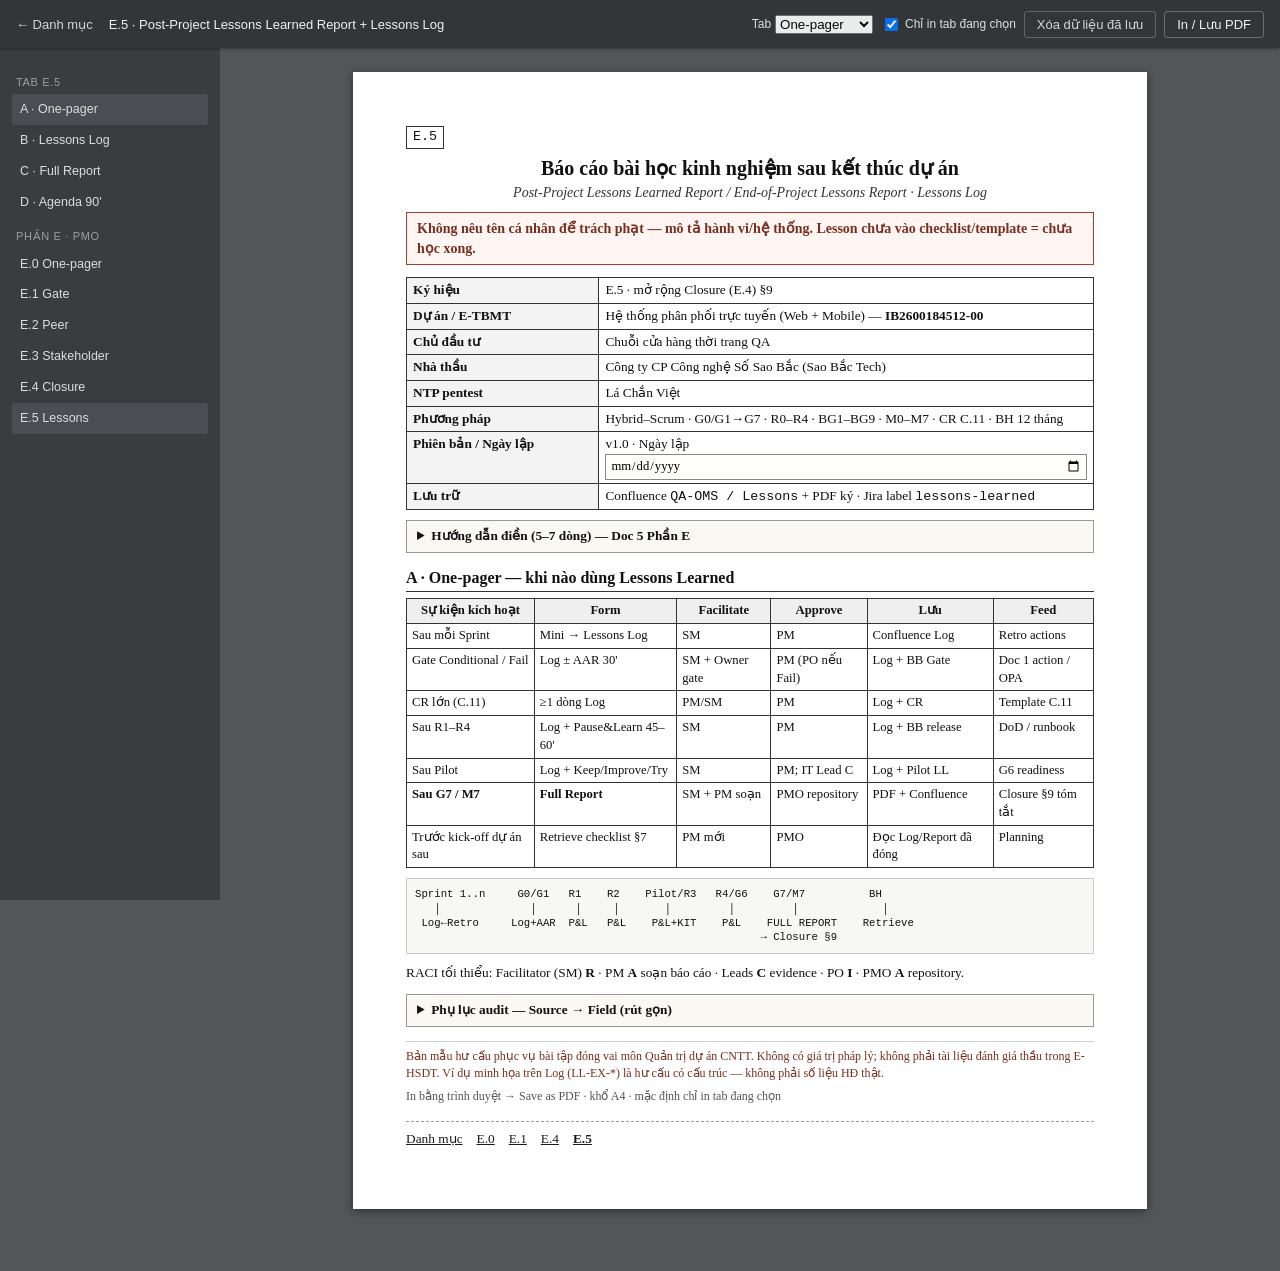
<file: docs/pmo-lessons.html>
<!doctype html>
<html lang="vi">
<head>
<meta charset="utf-8">
<meta name="viewport" content="width=device-width, initial-scale=1">
<title>E.5 – Post-Project Lessons Learned Report – Sao Bắc Tech</title>
<meta name="robots" content="noindex">
<link rel="stylesheet" href="assets/style.css">
<link rel="stylesheet" href="assets/pmo.css">
</head>
<body class="pmo" data-storage-key="pmo-E5">

<div class="bar">
  <a href="index.html">← Danh mục</a>
  <span class="title">E.5 · Post-Project Lessons Learned Report + Lessons Log</span>
  <span class="bar-actions">
    <label class="print-opt no-print">Tab
      <select id="ll-tab" name="ll_tab" aria-label="Chọn tab E.5">
        <option value="onepager">One-pager</option>
        <option value="log">Lessons Log</option>
        <option value="report">Full Report</option>
        <option value="agenda">Agenda 90'</option>
      </select>
    </label>
    <label class="print-opt no-print">
      <input type="checkbox" id="print-only-ll" name="print_only_ll" checked>
      Chỉ in tab đang chọn
    </label>
    <button type="button" class="ghost" data-clear>Xóa dữ liệu đã lưu</button>
    <button type="button" data-print>In / Lưu PDF</button>
  </span>
</div>

<div class="layout">
<nav class="side no-print">
  <div class="side-label">Tab E.5</div>
  <a href="#" data-ll-tab="onepager" class="active">A · One-pager</a>
  <a href="#" data-ll-tab="log">B · Lessons Log</a>
  <a href="#" data-ll-tab="report">C · Full Report</a>
  <a href="#" data-ll-tab="agenda">D · Agenda 90'</a>
  <div class="side-label">Phần E · PMO</div>
  <a href="pmo.html">E.0 One-pager</a>
  <a href="pmo-gate.html">E.1 Gate</a>
  <a href="pmo-peer.html">E.2 Peer</a>
  <a href="pmo-stakeholder.html">E.3 Stakeholder</a>
  <a href="pmo-closure.html">E.4 Closure</a>
  <a href="pmo-lessons.html" class="active">E.5 Lessons</a>
</nav>

<main class="pages">
<form id="pmo-form">
<section class="pmo-sheet">
  <span class="code-tag">E.5</span>
  <h1>Báo cáo bài học kinh nghiệm sau kết thúc dự án</h1>
  <p class="en-sub">Post-Project Lessons Learned Report / End-of-Project Lessons Report · Lessons Log</p>

  <div class="warn-internal">Không nêu tên cá nhân để trách phạt — mô tả hành vi/hệ thống. Lesson chưa vào checklist/template = chưa học xong.</div>

  <table class="pmo-meta">
    <tr><th>Ký hiệu</th><td>E.5 · mở rộng Closure (E.4) §9</td></tr>
    <tr><th>Dự án / E-TBMT</th><td>Hệ thống phân phối trực tuyến (Web + Mobile) — <b>IB2600184512-00</b></td></tr>
    <tr><th>Chủ đầu tư</th><td>Chuỗi cửa hàng thời trang QA</td></tr>
    <tr><th>Nhà thầu</th><td>Công ty CP Công nghệ Số Sao Bắc (Sao Bắc Tech)</td></tr>
    <tr><th>NTP pentest</th><td>Lá Chắn Việt</td></tr>
    <tr><th>Phương pháp</th><td>Hybrid–Scrum · G0/G1→G7 · R0–R4 · BG1–BG9 · M0–M7 · CR C.11 · BH 12 tháng</td></tr>
    <tr><th>Phiên bản / Ngày lập</th>
      <td>v1.0 · <label>Ngày lập <input type="date" name="e5_date"></label></td></tr>
    <tr><th>Lưu trữ</th><td>Confluence <code>QA-OMS / Lessons</code> + PDF ký · Jira label <code>lessons-learned</code></td></tr>
  </table>

  <div class="guide">
    <details>
      <summary>Hướng dẫn điền (5–7 dòng) — Doc 5 Phần E</summary>
      <ol>
        <li>Ghi Log ngay sau Sprint / Gate Conditional|Fail / CR lớn / Incident / Release — không chờ G7.</li>
        <li>Mỗi dòng: ngữ cảnh → tác động → root cause → lesson 1 câu → recommendation → <b>action + owner + due</b> → OPA; thiếu evidence để <code>[điền]</code> — không bịa.</li>
        <li>Tách quan sát / ý kiến / hành động; Category + Keywords bắt buộc để Retrieve.</li>
        <li>Peer raw và câu hỏi cảm xúc Stakeholder <b>không</b> vào form này; chỉ synthesis/theme.</li>
        <li>Workshop EOP 90' điền §3–§6; PM hoàn thiện §1–§2–§7–§8 trong ≤5 ngày làm việc sau họp.</li>
        <li>Status Closed chỉ khi action xong hoặc Cancelled có lý do; Must embed chưa vào OPA = chưa học xong.</li>
        <li>Closure E.4 §9 chỉ nhận bảng §5; chi tiết card §4 + Log ở E.5 này.</li>
      </ol>
    </details>
  </div>

  <!-- ========== TAB A: ONE-PAGER ========== -->
  <div class="ll-panel active" data-ll="onepager" id="ll-onepager" role="tabpanel">
    <h2>A · One-pager — khi nào dùng Lessons Learned</h2>
    <table class="form">
      <thead>
        <tr>
          <th>Sự kiện kích hoạt</th><th>Form</th><th>Facilitate</th>
          <th>Approve</th><th>Lưu</th><th>Feed</th>
        </tr>
      </thead>
      <tbody>
        <tr><td>Sau mỗi Sprint</td><td>Mini → Lessons Log</td><td>SM</td><td>PM</td><td>Confluence Log</td><td>Retro actions</td></tr>
        <tr><td>Gate Conditional / Fail</td><td>Log ± AAR 30'</td><td>SM + Owner gate</td><td>PM (PO nếu Fail)</td><td>Log + BB Gate</td><td>Doc 1 action / OPA</td></tr>
        <tr><td>CR lớn (C.11)</td><td>≥1 dòng Log</td><td>PM/SM</td><td>PM</td><td>Log + CR</td><td>Template C.11</td></tr>
        <tr><td>Sau R1–R4</td><td>Log + Pause&amp;Learn 45–60'</td><td>SM</td><td>PM</td><td>Log + BB release</td><td>DoD / runbook</td></tr>
        <tr><td>Sau Pilot</td><td>Log + Keep/Improve/Try</td><td>SM</td><td>PM; IT Lead C</td><td>Log + Pilot LL</td><td>G6 readiness</td></tr>
        <tr><td><b>Sau G7 / M7</b></td><td><b>Full Report</b></td><td>SM + PM soạn</td><td>PMO repository</td><td>PDF + Confluence</td><td>Closure §9 tóm tắt</td></tr>
        <tr><td>Trước kick-off dự án sau</td><td>Retrieve checklist §7</td><td>PM mới</td><td>PMO</td><td>Đọc Log/Report đã đóng</td><td>Planning</td></tr>
      </tbody>
    </table>
    <div class="timeline">Sprint 1..n     G0/G1   R1    R2    Pilot/R3   R4/G6    G7/M7          BH
   │              │      │     │       │         │         │             │
 Log←Retro     Log+AAR  P&amp;L   P&amp;L    P&amp;L+KIT    P&amp;L    FULL REPORT    Retrieve
                                                      → Closure §9</div>
    <p class="note-inline">RACI tối thiểu: Facilitator (SM) <b>R</b> · PM <b>A</b> soạn báo cáo · Leads <b>C</b> evidence · PO <b>I</b> · PMO <b>A</b> repository.</p>
  </div>

  <!-- ========== TAB B: LOG ========== -->
  <div class="ll-panel" data-ll="log" id="ll-log" role="tabpanel">
    <h2>B · Lessons Log (living register)</h2>
    <p>Status chỉ <b>Closed</b> khi action đã làm xong hoặc <b>Cancelled</b> có lý do. Ba dòng <i>Ví dụ minh họa</i> là hư cấu có cấu trúc — không phải số liệu HĐ thật.</p>
    <p class="no-print">
      <button type="button" id="ll-add-row" class="ghost">+ Thêm dòng Log</button>
    </p>
    <div class="ll-log-wrap">
      <table class="form ll-log-table" id="ll-log-table">
        <thead>
          <tr>
            <th>ID</th><th>Ngày</th><th>Nguồn</th><th>Went well / Improve</th><th>Category</th>
            <th>Keywords</th><th>Ngữ cảnh</th><th>Tác động</th><th>Root cause</th>
            <th>Early warning</th><th>Prior risk</th><th>Lesson</th><th>Recommendation</th>
            <th>Action</th><th>Owner</th><th>Due</th><th>Status</th><th>OPA</th>
            <th>Evidence</th><th>Conf.</th>
          </tr>
        </thead>
        <tbody id="ll-log-body">

<tr class="ll-log-row example-row" data-ll-example="1">
  <td><input type="text" name="ex1_id" value="LL-EX-01" readonly data-ex-default="1"><br><small class="ex-tag">Ví dụ minh họa</small></td>
  <td><input type="date" name="ex1_date" value="2026-03-23" data-ex-default="1"></td>
  <td><select name="ex1_src" data-ex-default="1"><option value="">—</option><option>Sprint</option><option selected>Gate</option><option>CR</option><option>Incident</option><option>Workshop</option><option>Release</option></select></td>
  <td><select name="ex1_went" data-ex-default="1"><option value="">—</option><option>Went well</option><option selected>Improve</option></select></td>
  <td><select name="ex1_cat" data-ex-default="1"><option value="">—</option><option>People</option><option selected>Process</option><option>Technology</option><option>Vendor–Client</option><option>Commercial/Contract</option><option>Security/Compliance</option><option>Ops/Handover</option></select></td>
  <td><input type="text" name="ex1_kw" value="DoR, CDC, gate-G2, estimation" data-ex-default="1"></td>
  <td><textarea name="ex1_ctx" rows="2" data-ex-default="1">Gate G2 Conditional vì story CDC chưa đủ DoR khi commit Sprint R1.</textarea></td>
  <td><textarea name="ex1_imp" rows="2" data-ex-default="1">Time: +1 sprint buffer ước tính; Quality: defect integration tăng ở STG.</textarea></td>
  <td><textarea name="ex1_rc" rows="2" data-ex-default="1">DoR thiếu tiêu chí schema CDC đã review Architect; trigger = pressure mốc M3.</textarea></td>
  <td>
    <select name="ex1_ew" data-ex-default="1"><option value="">—</option><option selected>Y</option><option>N</option></select>
    <input type="text" name="ex1_ew_txt" value="burn-up CDC phẳng 2 sprint trước gate" data-ex-default="1">
  </td>
  <td>
    <select name="ex1_risk" data-ex-default="1"><option value="">—</option><option selected>Y</option><option>N</option></select>
    <input type="text" name="ex1_risk_id" value="RISK-CDC-02" data-ex-default="1">
  </td>
  <td><textarea name="ex1_lesson" rows="2" data-ex-default="1">Không Pass gate tích hợp nếu DoR thiếu tiêu chí nguồn dữ liệu bên ngoài.</textarea></td>
  <td><textarea name="ex1_rec" rows="2" data-ex-default="1">Bổ sung DoR CDC; chặn commit nếu thiếu.</textarea></td>
  <td><textarea name="ex1_act" rows="2" data-ex-default="1">Must embed: cập nhật DoR + checklist G2 mục Integration</textarea></td>
  <td><input type="text" name="ex1_owner" value="Proxy PO + Architect" data-ex-default="1"></td>
  <td><input type="date" name="ex1_due" value="2026-03-30" data-ex-default="1"></td>
  <td><select name="ex1_status" data-ex-default="1"><option>Identified</option><option>Analyzed</option><option>Action agreed</option><option>In Progress</option><option selected>Closed</option><option>Cancelled</option></select></td>
  <td class="opa-cell"><label class="inline"><input type="checkbox" name="ex1_opa_0" value="1" checked data-ex-default="1"> DoR</label><label class="inline"><input type="checkbox" name="ex1_opa_1" value="1" data-ex-default="1"> DoD</label><label class="inline"><input type="checkbox" name="ex1_opa_2" value="1" data-ex-default="1"> C.11</label><label class="inline"><input type="checkbox" name="ex1_opa_3" value="1" checked data-ex-default="1"> Gate checklist</label><label class="inline"><input type="checkbox" name="ex1_opa_4" value="1" data-ex-default="1"> Runbook</label><label class="inline"><input type="checkbox" name="ex1_opa_5" value="1" data-ex-default="1"> Estimation</label><label class="inline"><input type="checkbox" name="ex1_opa_6" value="1" data-ex-default="1"> Training</label><label class="inline"><input type="checkbox" name="ex1_opa_7" value="1" data-ex-default="1"> Khác</label></td>
  <td><input type="text" name="ex1_ev" value="[điền Jira GATE-xx]" data-ex-default="1"></td>
  <td class="c"><input type="checkbox" name="ex1_conf" data-ex-default="1"></td>
</tr>

<tr class="ll-log-row example-row" data-ll-example="1">
  <td><input type="text" name="ex2_id" value="LL-EX-02" readonly data-ex-default="1"><br><small class="ex-tag">Ví dụ minh họa</small></td>
  <td><input type="date" name="ex2_date" value="2026-05-18" data-ex-default="1"></td>
  <td><select name="ex2_src" data-ex-default="1"><option value="">—</option><option>Sprint</option><option>Gate</option><option selected>CR</option><option>Incident</option><option>Workshop</option><option>Release</option></select></td>
  <td><select name="ex2_went" data-ex-default="1"><option value="">—</option><option>Went well</option><option selected>Improve</option></select></td>
  <td><select name="ex2_cat" data-ex-default="1"><option value="">—</option><option>People</option><option>Process</option><option>Technology</option><option>Vendor–Client</option><option selected>Commercial/Contract</option><option>Security/Compliance</option><option>Ops/Handover</option></select></td>
  <td><input type="text" name="ex2_kw" value="C.11, MoSCoW, scope-creep, payment-Mx" data-ex-default="1"></td>
  <td><textarea name="ex2_ctx" rows="2" data-ex-default="1">CR mở rộng báo cáo marketing sau R2; impact lịch M5 chưa gắn điều kiện thanh toán.</textarea></td>
  <td><textarea name="ex2_imp" rows="2" data-ex-default="1">Scope +; Time rủi ro M5; Cost: chờ CR duyệt mới ước lượng.</textarea></td>
  <td><textarea name="ex2_rc" rows="2" data-ex-default="1">CR form thiếu trường ảnh hưởng mốc thanh toán M-x.</textarea></td>
  <td>
    <select name="ex2_ew" data-ex-default="1"><option value="">—</option><option selected>Y</option><option>N</option></select>
    <input type="text" name="ex2_ew_txt" value="PO yêu cầu nhanh trong sprint ngoài C.11" data-ex-default="1">
  </td>
  <td>
    <select name="ex2_risk" data-ex-default="1"><option value="">—</option><option>Y</option><option selected>N</option></select>
    <input type="text" name="ex2_risk_id" value="" data-ex-default="1">
  </td>
  <td><textarea name="ex2_lesson" rows="2" data-ex-default="1">Mọi CR lớn phải map impact M-x trước khi PO duyệt.</textarea></td>
  <td><textarea name="ex2_rec" rows="2" data-ex-default="1">Sửa template C.11 + SLA phản hồi CR.</textarea></td>
  <td><textarea name="ex2_act" rows="2" data-ex-default="1">Must embed: thêm cột Impact M-x vào C.11; Should share nội bộ PMO</textarea></td>
  <td><input type="text" name="ex2_owner" value="PM" data-ex-default="1"></td>
  <td><input type="date" name="ex2_due" value="2026-06-01" data-ex-default="1"></td>
  <td><select name="ex2_status" data-ex-default="1"><option>Identified</option><option>Analyzed</option><option>Action agreed</option><option selected>In Progress</option><option>Closed</option><option>Cancelled</option></select></td>
  <td class="opa-cell"><label class="inline"><input type="checkbox" name="ex2_opa_0" value="1" data-ex-default="1"> DoR</label><label class="inline"><input type="checkbox" name="ex2_opa_1" value="1" data-ex-default="1"> DoD</label><label class="inline"><input type="checkbox" name="ex2_opa_2" value="1" checked data-ex-default="1"> C.11</label><label class="inline"><input type="checkbox" name="ex2_opa_3" value="1" data-ex-default="1"> Gate checklist</label><label class="inline"><input type="checkbox" name="ex2_opa_4" value="1" data-ex-default="1"> Runbook</label><label class="inline"><input type="checkbox" name="ex2_opa_5" value="1" checked data-ex-default="1"> Estimation</label><label class="inline"><input type="checkbox" name="ex2_opa_6" value="1" data-ex-default="1"> Training</label><label class="inline"><input type="checkbox" name="ex2_opa_7" value="1" data-ex-default="1"> Khác</label></td>
  <td><input type="text" name="ex2_ev" value="[điền CR ticket]" data-ex-default="1"></td>
  <td class="c"><input type="checkbox" name="ex2_conf" data-ex-default="1"></td>
</tr>

<tr class="ll-log-row example-row" data-ll-example="1">
  <td><input type="text" name="ex3_id" value="LL-EX-03" readonly data-ex-default="1"><br><small class="ex-tag">Ví dụ minh họa</small></td>
  <td><input type="date" name="ex3_date" value="2026-07-06" data-ex-default="1"></td>
  <td><select name="ex3_src" data-ex-default="1"><option value="">—</option><option>Sprint</option><option>Gate</option><option>CR</option><option>Incident</option><option>Workshop</option><option selected>Release</option></select></td>
  <td><select name="ex3_went" data-ex-default="1"><option value="">—</option><option selected>Went well</option><option>Improve</option></select></td>
  <td><select name="ex3_cat" data-ex-default="1"><option value="">—</option><option>People</option><option>Process</option><option>Technology</option><option>Vendor–Client</option><option>Commercial/Contract</option><option selected>Security/Compliance</option><option>Ops/Handover</option></select></td>
  <td><input type="text" name="ex3_kw" value="pentest, NTP, go-live, runbook, rollback" data-ex-default="1"></td>
  <td><textarea name="ex3_ctx" rows="2" data-ex-default="1">Pentest NTP Lá Chắn Việt đóng finding Critical trước G6; rollback drill chạy đủ 1 lần.</textarea></td>
  <td><textarea name="ex3_imp" rows="2" data-ex-default="1">Reputation +; NFR bảo mật đạt G6; Time drill 0.5 ngày.</textarea></td>
  <td><textarea name="ex3_rc" rows="2" data-ex-default="1">Success: gắn finding Critical = blocker G6 trong Doc 1.</textarea></td>
  <td>
    <select name="ex3_ew" data-ex-default="1"><option value="">—</option><option selected>Y</option><option>N</option></select>
    <input type="text" name="ex3_ew_txt" value="open Critical >0 trên dashboard" data-ex-default="1">
  </td>
  <td>
    <select name="ex3_risk" data-ex-default="1"><option value="">—</option><option selected>Y</option><option>N</option></select>
    <input type="text" name="ex3_risk_id" value="RISK-SEC-01" data-ex-default="1">
  </td>
  <td><textarea name="ex3_lesson" rows="2" data-ex-default="1">Finding Critical mở = Fail/block G6; rollback drill là DoD go-live.</textarea></td>
  <td><textarea name="ex3_rec" rows="2" data-ex-default="1">Giữ rule blocker; đưa drill vào runbook chuẩn.</textarea></td>
  <td><textarea name="ex3_act" rows="2" data-ex-default="1">Must embed: Doc 1 G6 Security + runbook go-live</textarea></td>
  <td><input type="text" name="ex3_owner" value="DevOps Lead + QA Lead" data-ex-default="1"></td>
  <td><input type="date" name="ex3_due" value="2026-07-20" data-ex-default="1"></td>
  <td><select name="ex3_status" data-ex-default="1"><option>Identified</option><option>Analyzed</option><option selected>Action agreed</option><option>In Progress</option><option>Closed</option><option>Cancelled</option></select></td>
  <td class="opa-cell"><label class="inline"><input type="checkbox" name="ex3_opa_0" value="1" data-ex-default="1"> DoR</label><label class="inline"><input type="checkbox" name="ex3_opa_1" value="1" data-ex-default="1"> DoD</label><label class="inline"><input type="checkbox" name="ex3_opa_2" value="1" data-ex-default="1"> C.11</label><label class="inline"><input type="checkbox" name="ex3_opa_3" value="1" checked data-ex-default="1"> Gate checklist</label><label class="inline"><input type="checkbox" name="ex3_opa_4" value="1" checked data-ex-default="1"> Runbook</label><label class="inline"><input type="checkbox" name="ex3_opa_5" value="1" data-ex-default="1"> Estimation</label><label class="inline"><input type="checkbox" name="ex3_opa_6" value="1" data-ex-default="1"> Training</label><label class="inline"><input type="checkbox" name="ex3_opa_7" value="1" data-ex-default="1"> Khác</label></td>
  <td><input type="text" name="ex3_ev" value="[điền pentest report + INC]" data-ex-default="1"></td>
  <td class="c"><input type="checkbox" name="ex3_conf" checked data-ex-default="1"></td>
</tr>

<tr class="ll-log-row" data-ll-blank="1">
  <td><input type="text" name="log1_id" placeholder="LL-…"></td>
  <td><input type="date" name="log1_date"></td>
  <td><select name="log1_src">
<option value="">—</option>
<option>Sprint</option>
<option>Gate</option>
<option>CR</option>
<option>Incident</option>
<option>Workshop</option>
<option>Release</option>
</select></td>
  <td><select name="log1_went">
<option value="">—</option>
<option>Went well</option>
<option>Improve</option>
</select></td>
  <td><select name="log1_cat">
<option value="">—</option>
<option>People</option>
<option>Process</option>
<option>Technology</option>
<option>Vendor–Client</option>
<option>Commercial/Contract</option>
<option>Security/Compliance</option>
<option>Ops/Handover</option>
</select></td>
  <td><input type="text" name="log1_kw" placeholder="keywords"></td>
  <td><textarea name="log1_ctx" rows="2" placeholder="≤40 từ"></textarea></td>
  <td><textarea name="log1_imp" rows="2" placeholder="scope/time/…"></textarea></td>
  <td><textarea name="log1_rc" rows="2" placeholder="root cause"></textarea></td>
  <td>
    <select name="log1_ew"><option value="">—</option><option>Y</option><option>N</option></select>
    <input type="text" name="log1_ew_txt" placeholder="mô tả">
  </td>
  <td>
    <select name="log1_risk"><option value="">—</option><option>Y</option><option>N</option></select>
    <input type="text" name="log1_risk_id" placeholder="Risk-ID">
  </td>
  <td><textarea name="log1_lesson" rows="2" placeholder="1 câu"></textarea></td>
  <td><textarea name="log1_rec" rows="2"></textarea></td>
  <td><textarea name="log1_act" rows="2"></textarea></td>
  <td><input type="text" name="log1_owner" placeholder="[điền]"></td>
  <td><input type="date" name="log1_due"></td>
  <td><select name="log1_status">
<option>Identified</option>
<option>Analyzed</option>
<option>Action agreed</option>
<option>In Progress</option>
<option>Closed</option>
<option>Cancelled</option>
</select></td>
  <td class="opa-cell"><label class="inline"><input type="checkbox" name="log1_opa_0" value="1"> DoR</label> <label class="inline"><input type="checkbox" name="log1_opa_1" value="1"> DoD</label> <label class="inline"><input type="checkbox" name="log1_opa_2" value="1"> C.11</label> <label class="inline"><input type="checkbox" name="log1_opa_3" value="1"> Gate checklist</label> <label class="inline"><input type="checkbox" name="log1_opa_4" value="1"> Runbook</label> <label class="inline"><input type="checkbox" name="log1_opa_5" value="1"> Estimation</label> <label class="inline"><input type="checkbox" name="log1_opa_6" value="1"> Training</label> <label class="inline"><input type="checkbox" name="log1_opa_7" value="1"> Khác</label></td>
  <td><input type="text" name="log1_ev" placeholder="URL/Jira"></td>
  <td class="c"><input type="checkbox" name="log1_conf"></td>
</tr>

<tr class="ll-log-row" data-ll-blank="1">
  <td><input type="text" name="log2_id" placeholder="LL-…"></td>
  <td><input type="date" name="log2_date"></td>
  <td><select name="log2_src">
<option value="">—</option>
<option>Sprint</option>
<option>Gate</option>
<option>CR</option>
<option>Incident</option>
<option>Workshop</option>
<option>Release</option>
</select></td>
  <td><select name="log2_went">
<option value="">—</option>
<option>Went well</option>
<option>Improve</option>
</select></td>
  <td><select name="log2_cat">
<option value="">—</option>
<option>People</option>
<option>Process</option>
<option>Technology</option>
<option>Vendor–Client</option>
<option>Commercial/Contract</option>
<option>Security/Compliance</option>
<option>Ops/Handover</option>
</select></td>
  <td><input type="text" name="log2_kw" placeholder="keywords"></td>
  <td><textarea name="log2_ctx" rows="2" placeholder="≤40 từ"></textarea></td>
  <td><textarea name="log2_imp" rows="2" placeholder="scope/time/…"></textarea></td>
  <td><textarea name="log2_rc" rows="2" placeholder="root cause"></textarea></td>
  <td>
    <select name="log2_ew"><option value="">—</option><option>Y</option><option>N</option></select>
    <input type="text" name="log2_ew_txt" placeholder="mô tả">
  </td>
  <td>
    <select name="log2_risk"><option value="">—</option><option>Y</option><option>N</option></select>
    <input type="text" name="log2_risk_id" placeholder="Risk-ID">
  </td>
  <td><textarea name="log2_lesson" rows="2" placeholder="1 câu"></textarea></td>
  <td><textarea name="log2_rec" rows="2"></textarea></td>
  <td><textarea name="log2_act" rows="2"></textarea></td>
  <td><input type="text" name="log2_owner" placeholder="[điền]"></td>
  <td><input type="date" name="log2_due"></td>
  <td><select name="log2_status">
<option>Identified</option>
<option>Analyzed</option>
<option>Action agreed</option>
<option>In Progress</option>
<option>Closed</option>
<option>Cancelled</option>
</select></td>
  <td class="opa-cell"><label class="inline"><input type="checkbox" name="log2_opa_0" value="1"> DoR</label> <label class="inline"><input type="checkbox" name="log2_opa_1" value="1"> DoD</label> <label class="inline"><input type="checkbox" name="log2_opa_2" value="1"> C.11</label> <label class="inline"><input type="checkbox" name="log2_opa_3" value="1"> Gate checklist</label> <label class="inline"><input type="checkbox" name="log2_opa_4" value="1"> Runbook</label> <label class="inline"><input type="checkbox" name="log2_opa_5" value="1"> Estimation</label> <label class="inline"><input type="checkbox" name="log2_opa_6" value="1"> Training</label> <label class="inline"><input type="checkbox" name="log2_opa_7" value="1"> Khác</label></td>
  <td><input type="text" name="log2_ev" placeholder="URL/Jira"></td>
  <td class="c"><input type="checkbox" name="log2_conf"></td>
</tr>

<tr class="ll-log-row" data-ll-blank="1">
  <td><input type="text" name="log3_id" placeholder="LL-…"></td>
  <td><input type="date" name="log3_date"></td>
  <td><select name="log3_src">
<option value="">—</option>
<option>Sprint</option>
<option>Gate</option>
<option>CR</option>
<option>Incident</option>
<option>Workshop</option>
<option>Release</option>
</select></td>
  <td><select name="log3_went">
<option value="">—</option>
<option>Went well</option>
<option>Improve</option>
</select></td>
  <td><select name="log3_cat">
<option value="">—</option>
<option>People</option>
<option>Process</option>
<option>Technology</option>
<option>Vendor–Client</option>
<option>Commercial/Contract</option>
<option>Security/Compliance</option>
<option>Ops/Handover</option>
</select></td>
  <td><input type="text" name="log3_kw" placeholder="keywords"></td>
  <td><textarea name="log3_ctx" rows="2" placeholder="≤40 từ"></textarea></td>
  <td><textarea name="log3_imp" rows="2" placeholder="scope/time/…"></textarea></td>
  <td><textarea name="log3_rc" rows="2" placeholder="root cause"></textarea></td>
  <td>
    <select name="log3_ew"><option value="">—</option><option>Y</option><option>N</option></select>
    <input type="text" name="log3_ew_txt" placeholder="mô tả">
  </td>
  <td>
    <select name="log3_risk"><option value="">—</option><option>Y</option><option>N</option></select>
    <input type="text" name="log3_risk_id" placeholder="Risk-ID">
  </td>
  <td><textarea name="log3_lesson" rows="2" placeholder="1 câu"></textarea></td>
  <td><textarea name="log3_rec" rows="2"></textarea></td>
  <td><textarea name="log3_act" rows="2"></textarea></td>
  <td><input type="text" name="log3_owner" placeholder="[điền]"></td>
  <td><input type="date" name="log3_due"></td>
  <td><select name="log3_status">
<option>Identified</option>
<option>Analyzed</option>
<option>Action agreed</option>
<option>In Progress</option>
<option>Closed</option>
<option>Cancelled</option>
</select></td>
  <td class="opa-cell"><label class="inline"><input type="checkbox" name="log3_opa_0" value="1"> DoR</label> <label class="inline"><input type="checkbox" name="log3_opa_1" value="1"> DoD</label> <label class="inline"><input type="checkbox" name="log3_opa_2" value="1"> C.11</label> <label class="inline"><input type="checkbox" name="log3_opa_3" value="1"> Gate checklist</label> <label class="inline"><input type="checkbox" name="log3_opa_4" value="1"> Runbook</label> <label class="inline"><input type="checkbox" name="log3_opa_5" value="1"> Estimation</label> <label class="inline"><input type="checkbox" name="log3_opa_6" value="1"> Training</label> <label class="inline"><input type="checkbox" name="log3_opa_7" value="1"> Khác</label></td>
  <td><input type="text" name="log3_ev" placeholder="URL/Jira"></td>
  <td class="c"><input type="checkbox" name="log3_conf"></td>
</tr>

<tr class="ll-log-row" data-ll-blank="1">
  <td><input type="text" name="log4_id" placeholder="LL-…"></td>
  <td><input type="date" name="log4_date"></td>
  <td><select name="log4_src">
<option value="">—</option>
<option>Sprint</option>
<option>Gate</option>
<option>CR</option>
<option>Incident</option>
<option>Workshop</option>
<option>Release</option>
</select></td>
  <td><select name="log4_went">
<option value="">—</option>
<option>Went well</option>
<option>Improve</option>
</select></td>
  <td><select name="log4_cat">
<option value="">—</option>
<option>People</option>
<option>Process</option>
<option>Technology</option>
<option>Vendor–Client</option>
<option>Commercial/Contract</option>
<option>Security/Compliance</option>
<option>Ops/Handover</option>
</select></td>
  <td><input type="text" name="log4_kw" placeholder="keywords"></td>
  <td><textarea name="log4_ctx" rows="2" placeholder="≤40 từ"></textarea></td>
  <td><textarea name="log4_imp" rows="2" placeholder="scope/time/…"></textarea></td>
  <td><textarea name="log4_rc" rows="2" placeholder="root cause"></textarea></td>
  <td>
    <select name="log4_ew"><option value="">—</option><option>Y</option><option>N</option></select>
    <input type="text" name="log4_ew_txt" placeholder="mô tả">
  </td>
  <td>
    <select name="log4_risk"><option value="">—</option><option>Y</option><option>N</option></select>
    <input type="text" name="log4_risk_id" placeholder="Risk-ID">
  </td>
  <td><textarea name="log4_lesson" rows="2" placeholder="1 câu"></textarea></td>
  <td><textarea name="log4_rec" rows="2"></textarea></td>
  <td><textarea name="log4_act" rows="2"></textarea></td>
  <td><input type="text" name="log4_owner" placeholder="[điền]"></td>
  <td><input type="date" name="log4_due"></td>
  <td><select name="log4_status">
<option>Identified</option>
<option>Analyzed</option>
<option>Action agreed</option>
<option>In Progress</option>
<option>Closed</option>
<option>Cancelled</option>
</select></td>
  <td class="opa-cell"><label class="inline"><input type="checkbox" name="log4_opa_0" value="1"> DoR</label> <label class="inline"><input type="checkbox" name="log4_opa_1" value="1"> DoD</label> <label class="inline"><input type="checkbox" name="log4_opa_2" value="1"> C.11</label> <label class="inline"><input type="checkbox" name="log4_opa_3" value="1"> Gate checklist</label> <label class="inline"><input type="checkbox" name="log4_opa_4" value="1"> Runbook</label> <label class="inline"><input type="checkbox" name="log4_opa_5" value="1"> Estimation</label> <label class="inline"><input type="checkbox" name="log4_opa_6" value="1"> Training</label> <label class="inline"><input type="checkbox" name="log4_opa_7" value="1"> Khác</label></td>
  <td><input type="text" name="log4_ev" placeholder="URL/Jira"></td>
  <td class="c"><input type="checkbox" name="log4_conf"></td>
</tr>

<tr class="ll-log-row" data-ll-blank="1">
  <td><input type="text" name="log5_id" placeholder="LL-…"></td>
  <td><input type="date" name="log5_date"></td>
  <td><select name="log5_src">
<option value="">—</option>
<option>Sprint</option>
<option>Gate</option>
<option>CR</option>
<option>Incident</option>
<option>Workshop</option>
<option>Release</option>
</select></td>
  <td><select name="log5_went">
<option value="">—</option>
<option>Went well</option>
<option>Improve</option>
</select></td>
  <td><select name="log5_cat">
<option value="">—</option>
<option>People</option>
<option>Process</option>
<option>Technology</option>
<option>Vendor–Client</option>
<option>Commercial/Contract</option>
<option>Security/Compliance</option>
<option>Ops/Handover</option>
</select></td>
  <td><input type="text" name="log5_kw" placeholder="keywords"></td>
  <td><textarea name="log5_ctx" rows="2" placeholder="≤40 từ"></textarea></td>
  <td><textarea name="log5_imp" rows="2" placeholder="scope/time/…"></textarea></td>
  <td><textarea name="log5_rc" rows="2" placeholder="root cause"></textarea></td>
  <td>
    <select name="log5_ew"><option value="">—</option><option>Y</option><option>N</option></select>
    <input type="text" name="log5_ew_txt" placeholder="mô tả">
  </td>
  <td>
    <select name="log5_risk"><option value="">—</option><option>Y</option><option>N</option></select>
    <input type="text" name="log5_risk_id" placeholder="Risk-ID">
  </td>
  <td><textarea name="log5_lesson" rows="2" placeholder="1 câu"></textarea></td>
  <td><textarea name="log5_rec" rows="2"></textarea></td>
  <td><textarea name="log5_act" rows="2"></textarea></td>
  <td><input type="text" name="log5_owner" placeholder="[điền]"></td>
  <td><input type="date" name="log5_due"></td>
  <td><select name="log5_status">
<option>Identified</option>
<option>Analyzed</option>
<option>Action agreed</option>
<option>In Progress</option>
<option>Closed</option>
<option>Cancelled</option>
</select></td>
  <td class="opa-cell"><label class="inline"><input type="checkbox" name="log5_opa_0" value="1"> DoR</label> <label class="inline"><input type="checkbox" name="log5_opa_1" value="1"> DoD</label> <label class="inline"><input type="checkbox" name="log5_opa_2" value="1"> C.11</label> <label class="inline"><input type="checkbox" name="log5_opa_3" value="1"> Gate checklist</label> <label class="inline"><input type="checkbox" name="log5_opa_4" value="1"> Runbook</label> <label class="inline"><input type="checkbox" name="log5_opa_5" value="1"> Estimation</label> <label class="inline"><input type="checkbox" name="log5_opa_6" value="1"> Training</label> <label class="inline"><input type="checkbox" name="log5_opa_7" value="1"> Khác</label></td>
  <td><input type="text" name="log5_ev" placeholder="URL/Jira"></td>
  <td class="c"><input type="checkbox" name="log5_conf"></td>
</tr>
        </tbody>
      </table>
    </div>
  </div>

  <!-- ========== TAB C: FULL REPORT ========== -->
  <div class="ll-panel" data-ll="report" id="ll-report" role="tabpanel">
    <h2>C · Full Post-Project Lessons Learned Report</h2>

    <h3 id="ll-meta">Meta</h3>
    <table class="form">
      <tr><th style="width:28%">Dự án</th><td>Phát triển hệ thống phân phối trực tuyến (Web + Mobile)</td></tr>
      <tr><th>Mã TBMT / HĐ</th><td>E-TBMT IB2600184512-00 / HĐ số: <input type="text" name="meta_hd" placeholder="[điền số HĐ]" class="short"></td></tr>
      <tr><th>Phiên bản báo cáo</th><td><input type="text" name="meta_ver" placeholder="vd. 1.0" class="short"></td></tr>
      <tr><th>Phạm vi</th><td>
        <label class="inline"><input type="radio" name="meta_scope" value="full"> Toàn dự án (G7/M7)</label>
        <label class="inline"><input type="radio" name="meta_scope" value="stage"> Stage/Gate: <input type="text" name="meta_scope_stage" class="short" placeholder="[điền]"></label>
        <label class="inline"><input type="radio" name="meta_scope" value="rel"> Release: <input type="text" name="meta_scope_rel" class="short" placeholder="[điền]"></label>
      </td></tr>
      <tr><th>Ngày workshop EOP</th><td><input type="date" name="meta_ws_date"></td></tr>
      <tr><th>Facilitator (SM)</th><td><input type="text" name="meta_fac" placeholder="[điền]"></td></tr>
      <tr><th>Thành phần</th><td>
        <label class="inline"><input type="checkbox" name="meta_po"> PO</label>
        <label class="inline"><input type="checkbox" name="meta_it"> IT Lead</label>
        <label class="inline"><input type="checkbox" name="meta_pm"> PM/SM</label>
        <label class="inline"><input type="checkbox" name="meta_arch"> Architect</label>
        <label class="inline"><input type="checkbox" name="meta_dev"> Dev</label>
        <label class="inline"><input type="checkbox" name="meta_qa"> QA</label>
        <label class="inline"><input type="checkbox" name="meta_devops"> DevOps</label>
        · Khác: <input type="text" name="meta_other" class="short" placeholder="[điền]">
      </td></tr>
      <tr><th>Liên kết Closure Doc 4</th><td><input type="text" name="meta_closure" placeholder="URL/Ver — xem E.4"> · <a class="no-print" href="pmo-closure.html#c9">→ E.4 §9</a></td></tr>
      <tr><th>Link Lessons Log export</th><td><input type="text" name="meta_log_export" placeholder="[điền]"></td></tr>
    </table>

    <h3 id="ll-s1">§1. Executive summary (≤150 từ)</h3>
    <textarea name="s1_sum" rows="4" placeholder="Tóm tắt ≤150 từ"></textarea>
    <p><b>3–5 lesson Must embed</b></p>
    <ol class="must-list">
      <li><input type="text" name="s1_m1" placeholder="[điền — 1 câu + LL-ID]"></li>
      <li><input type="text" name="s1_m2" placeholder="[điền]"></li>
      <li><input type="text" name="s1_m3" placeholder="[điền]"></li>
      <li><input type="text" name="s1_m4" placeholder="[điền — tuỳ chọn]"></li>
      <li><input type="text" name="s1_m5" placeholder="[điền — tuỳ chọn]"></li>
    </ol>
    <p>Sẵn sàng tái sử dụng knowledge: <input type="text" name="s1_ready" placeholder="[điền]"></p>
    <table class="form">
      <tr><th>Tổng dòng Log</th><td><input type="text" name="s1_total" class="short"></td></tr>
      <tr><th>Closed / Cancelled / Open</th><td>
        <input type="text" name="s1_closed" class="tiny"> /
        <input type="text" name="s1_cancel" class="tiny"> /
        <input type="text" name="s1_open" class="tiny">
      </td></tr>
      <tr><th>Must embed còn mở</th><td><input type="text" name="s1_must_open" class="short"></td></tr>
    </table>

    <h3 id="ll-s2">§2. Performance signals (measurements — PRINCE2)</h3>
    <p>Bảng rút gọn — <b>không thay</b> Doc 4 Closure.</p>
    <table class="form">
      <thead><tr><th>Tín hiệu</th><th>Kết quả / số liệu</th><th>Evidence</th><th>Lesson gợi ý?</th></tr></thead>
      <tbody>
<tr><td>Lệch lịch mốc M0–M7 chính</td><td><input type="text" name="sig_sched_val" placeholder="[điền]"></td><td>Plan + BB mốc</td><td><input type="text" name="sig_sched_ll" placeholder="LL-ID hoặc không"></td></tr>
<tr><td>% Must-have Accepted</td><td><input type="text" name="sig_must_val" placeholder="[điền]"></td><td>Jira MoSCoW=Must</td><td><input type="text" name="sig_must_ll" placeholder="LL-ID hoặc không"></td></tr>
<tr><td>UAT / defect leakage</td><td><input type="text" name="sig_uat_val" placeholder="[điền]"></td><td>Test report / Jira</td><td><input type="text" name="sig_uat_ll" placeholder="LL-ID hoặc không"></td></tr>
<tr><td>NFR B.4 nổi bật (1–3 mục)</td><td><input type="text" name="sig_nfr_val" placeholder="[điền]"></td><td>Báo cáo HT / monitoring</td><td><input type="text" name="sig_nfr_ll" placeholder="LL-ID hoặc không"></td></tr>
<tr><td>CR C.11 duyệt / từ chối</td><td><input type="text" name="sig_cr_val" placeholder="[điền]"></td><td>CR log</td><td><input type="text" name="sig_cr_ll" placeholder="LL-ID hoặc không"></td></tr>
<tr><td>SLA ổn định T27–T30</td><td><input type="text" name="sig_sla_val" placeholder="[điền]"></td><td>Monitoring / BG9</td><td><input type="text" name="sig_sla_ll" placeholder="LL-ID hoặc không"></td></tr>
<tr><td>Gate Conditional / Fail (số lần)</td><td><input type="text" name="sig_gate_val" placeholder="[điền]"></td><td>Doc 1</td><td><input type="text" name="sig_gate_ll" placeholder="LL-ID hoặc không"></td></tr>
      </tbody>
    </table>

    <h3 id="ll-s3">§3. Went well / badly / Recommendations</h3>

  <h3>3.1. Method — Hybrid–Scrum, gate, DoR/DoD</h3>
  <table class="form">
    <tr><th style="width:22%">Went well</th><td><textarea name="s3_method_well" placeholder="[điền]"></textarea></td></tr>
    <tr><th>Went badly</th><td><textarea name="s3_method_bad" placeholder="[điền]"></textarea></td></tr>
    <tr><th>Recommendations</th><td><textarea name="s3_method_rec" placeholder="[điền]"></textarea></td></tr>
  </table>

  <h3>3.2. Strategies — risk, quality, communications, configuration</h3>
  <table class="form">
    <tr><th style="width:22%">Went well</th><td><textarea name="s3_strat_well" placeholder="[điền]"></textarea></td></tr>
    <tr><th>Went badly</th><td><textarea name="s3_strat_bad" placeholder="[điền]"></textarea></td></tr>
    <tr><th>Recommendations</th><td><textarea name="s3_strat_rec" placeholder="[điền]"></textarea></td></tr>
  </table>

  <h3>3.3. Controls — C.11, thanh toán M-x, BG1–BG9</h3>
  <table class="form">
    <tr><th style="width:22%">Went well</th><td><textarea name="s3_ctrl_well" placeholder="[điền]"></textarea></td></tr>
    <tr><th>Went badly</th><td><textarea name="s3_ctrl_bad" placeholder="[điền]"></textarea></td></tr>
    <tr><th>Recommendations</th><td><textarea name="s3_ctrl_rec" placeholder="[điền]"></textarea></td></tr>
  </table>

  <h3>3.4. Specialist — CDC, mobile, pentest NTP (Lá Chắn Việt)</h3>
  <table class="form">
    <tr><th style="width:22%">Went well</th><td><textarea name="s3_spec_well" placeholder="[điền]"></textarea></td></tr>
    <tr><th>Went badly</th><td><textarea name="s3_spec_bad" placeholder="[điền]"></textarea></td></tr>
    <tr><th>Recommendations</th><td><textarea name="s3_spec_rec" placeholder="[điền]"></textarea></td></tr>
  </table>

  <h3>3.5. Abnormal events — incident, CR lớn, gate fail</h3>
  <table class="form">
    <tr><th style="width:22%">Went well</th><td><textarea name="s3_abn_well" placeholder="[điền]"></textarea></td></tr>
    <tr><th>Went badly</th><td><textarea name="s3_abn_bad" placeholder="[điền]"></textarea></td></tr>
    <tr><th>Recommendations</th><td><textarea name="s3_abn_rec" placeholder="[điền]"></textarea></td></tr>
  </table>


    <h3 id="ll-s4">§4. Significant Lessons (card)</h3>
    <p class="no-print"><button type="button" id="ll-add-card" class="ghost">+ Thêm card LL</button></p>
    <div id="ll-cards">

<div class="ll-card" data-ll-card="1">
  <h3>LL-01 · Significant Lesson</h3>
  <div class="field-row"><label for="ll01_title">Title</label><input type="text" id="ll01_title" name="ll01_title" placeholder="[điền]"></div>
  <p>
    <label class="inline">Category <select name="ll01_cat">
<option value="">—</option>
<option>People</option>
<option>Process</option>
<option>Technology</option>
<option>Vendor–Client</option>
<option>Commercial/Contract</option>
<option>Security/Compliance</option>
<option>Ops/Handover</option>
</select></label>
    <label class="inline">Mức độ
      <select name="ll01_level">
        <option value="">—</option>
        <option>Success to amplify</option>
        <option>Problem to avoid</option>
        <option>Opportunity missed</option>
      </select>
    </label>
    <label class="inline">MoSCoW
      <select name="ll01_moscow">
        <option value="">—</option>
        <option>Must embed</option>
        <option>Should share</option>
        <option>Could archive</option>
      </select>
    </label>
  </p>
  <div class="field-row"><label>Keywords</label><input type="text" name="ll01_kw" placeholder="phân tách bằng dấu phẩy"></div>
  <table class="form">
    <tr><th style="width:22%">Situation</th><td><textarea name="ll01_sit" placeholder="[điền — ngữ cảnh, evidence-based]"></textarea></td></tr>
    <tr><th>Expected (AAR)</th><td><textarea name="ll01_exp" placeholder="Kỳ vọng là gì?"></textarea></td></tr>
    <tr><th>Actual (AAR)</th><td><textarea name="ll01_act" placeholder="Thực tế là gì?"></textarea></td></tr>
    <tr><th>Impact (+/−)</th><td><textarea name="ll01_imp" placeholder="Scope / Time / Cost / Quality / NFR / Reputation"></textarea></td></tr>
    <tr><th>Cause / trigger</th><td><textarea name="ll01_cause" placeholder="Vì sao lệch?"></textarea></td></tr>
    <tr><th>Early warning</th><td>
      <select name="ll01_ew"><option value="">—</option><option>Y</option><option>N</option></select>
      <input type="text" name="ll01_ew_txt" placeholder="mô tả">
    </td></tr>
    <tr><th>Prior risk?</th><td>
      <select name="ll01_risk"><option value="">—</option><option>Y</option><option>N</option></select>
      <input type="text" name="ll01_risk_id" placeholder="Risk-ID">
    </td></tr>
    <tr><th>Lesson (1–2 câu)</th><td><textarea name="ll01_lesson" placeholder="generic hóa để tái dùng"></textarea></td></tr>
    <tr><th>Recommended actions</th><td>
      <label>BH: <input type="text" name="ll01_rec_bh" placeholder="this project"></label><br>
      <label>Future: <input type="text" name="ll01_rec_fut" placeholder="future projects"></label><br>
      <label>PMO: <input type="text" name="ll01_rec_pmo" placeholder="PMO org"></label>
    </td></tr>
    <tr><th>Owner / Due / Status</th><td>
      <input type="text" name="ll01_owner" placeholder="Owner" class="short">
      <input type="date" name="ll01_due">
      <select name="ll01_status">
<option>Identified</option>
<option>Analyzed</option>
<option>Action agreed</option>
<option>In Progress</option>
<option>Closed</option>
<option>Cancelled</option>
</select>
    </td></tr>
    <tr><th>OPA to update</th><td><label class="inline"><input type="checkbox" name="ll01_opa_0" value="1"> DoR</label> <label class="inline"><input type="checkbox" name="ll01_opa_1" value="1"> DoD</label> <label class="inline"><input type="checkbox" name="ll01_opa_2" value="1"> C.11</label> <label class="inline"><input type="checkbox" name="ll01_opa_3" value="1"> Gate checklist</label> <label class="inline"><input type="checkbox" name="ll01_opa_4" value="1"> Runbook</label> <label class="inline"><input type="checkbox" name="ll01_opa_5" value="1"> Estimation</label> <label class="inline"><input type="checkbox" name="ll01_opa_6" value="1"> Training</label> <label class="inline"><input type="checkbox" name="ll01_opa_7" value="1"> Khác</label></td></tr>
    <tr><th>Evidence</th><td><input type="text" name="ll01_ev" placeholder="Jira/Confluence/biên bản"></td></tr>
    <tr><th>Confidential?</th><td><label class="inline"><input type="checkbox" name="ll01_conf"> Y</label></td></tr>
  </table>
</div>

<div class="ll-card" data-ll-card="1">
  <h3>LL-02 · Significant Lesson</h3>
  <div class="field-row"><label for="ll02_title">Title</label><input type="text" id="ll02_title" name="ll02_title" placeholder="[điền]"></div>
  <p>
    <label class="inline">Category <select name="ll02_cat">
<option value="">—</option>
<option>People</option>
<option>Process</option>
<option>Technology</option>
<option>Vendor–Client</option>
<option>Commercial/Contract</option>
<option>Security/Compliance</option>
<option>Ops/Handover</option>
</select></label>
    <label class="inline">Mức độ
      <select name="ll02_level">
        <option value="">—</option>
        <option>Success to amplify</option>
        <option>Problem to avoid</option>
        <option>Opportunity missed</option>
      </select>
    </label>
    <label class="inline">MoSCoW
      <select name="ll02_moscow">
        <option value="">—</option>
        <option>Must embed</option>
        <option>Should share</option>
        <option>Could archive</option>
      </select>
    </label>
  </p>
  <div class="field-row"><label>Keywords</label><input type="text" name="ll02_kw" placeholder="phân tách bằng dấu phẩy"></div>
  <table class="form">
    <tr><th style="width:22%">Situation</th><td><textarea name="ll02_sit" placeholder="[điền — ngữ cảnh, evidence-based]"></textarea></td></tr>
    <tr><th>Expected (AAR)</th><td><textarea name="ll02_exp" placeholder="Kỳ vọng là gì?"></textarea></td></tr>
    <tr><th>Actual (AAR)</th><td><textarea name="ll02_act" placeholder="Thực tế là gì?"></textarea></td></tr>
    <tr><th>Impact (+/−)</th><td><textarea name="ll02_imp" placeholder="Scope / Time / Cost / Quality / NFR / Reputation"></textarea></td></tr>
    <tr><th>Cause / trigger</th><td><textarea name="ll02_cause" placeholder="Vì sao lệch?"></textarea></td></tr>
    <tr><th>Early warning</th><td>
      <select name="ll02_ew"><option value="">—</option><option>Y</option><option>N</option></select>
      <input type="text" name="ll02_ew_txt" placeholder="mô tả">
    </td></tr>
    <tr><th>Prior risk?</th><td>
      <select name="ll02_risk"><option value="">—</option><option>Y</option><option>N</option></select>
      <input type="text" name="ll02_risk_id" placeholder="Risk-ID">
    </td></tr>
    <tr><th>Lesson (1–2 câu)</th><td><textarea name="ll02_lesson" placeholder="generic hóa để tái dùng"></textarea></td></tr>
    <tr><th>Recommended actions</th><td>
      <label>BH: <input type="text" name="ll02_rec_bh" placeholder="this project"></label><br>
      <label>Future: <input type="text" name="ll02_rec_fut" placeholder="future projects"></label><br>
      <label>PMO: <input type="text" name="ll02_rec_pmo" placeholder="PMO org"></label>
    </td></tr>
    <tr><th>Owner / Due / Status</th><td>
      <input type="text" name="ll02_owner" placeholder="Owner" class="short">
      <input type="date" name="ll02_due">
      <select name="ll02_status">
<option>Identified</option>
<option>Analyzed</option>
<option>Action agreed</option>
<option>In Progress</option>
<option>Closed</option>
<option>Cancelled</option>
</select>
    </td></tr>
    <tr><th>OPA to update</th><td><label class="inline"><input type="checkbox" name="ll02_opa_0" value="1"> DoR</label> <label class="inline"><input type="checkbox" name="ll02_opa_1" value="1"> DoD</label> <label class="inline"><input type="checkbox" name="ll02_opa_2" value="1"> C.11</label> <label class="inline"><input type="checkbox" name="ll02_opa_3" value="1"> Gate checklist</label> <label class="inline"><input type="checkbox" name="ll02_opa_4" value="1"> Runbook</label> <label class="inline"><input type="checkbox" name="ll02_opa_5" value="1"> Estimation</label> <label class="inline"><input type="checkbox" name="ll02_opa_6" value="1"> Training</label> <label class="inline"><input type="checkbox" name="ll02_opa_7" value="1"> Khác</label></td></tr>
    <tr><th>Evidence</th><td><input type="text" name="ll02_ev" placeholder="Jira/Confluence/biên bản"></td></tr>
    <tr><th>Confidential?</th><td><label class="inline"><input type="checkbox" name="ll02_conf"> Y</label></td></tr>
  </table>
</div>

<div class="ll-card" data-ll-card="1">
  <h3>LL-03 · Significant Lesson</h3>
  <div class="field-row"><label for="ll03_title">Title</label><input type="text" id="ll03_title" name="ll03_title" placeholder="[điền]"></div>
  <p>
    <label class="inline">Category <select name="ll03_cat">
<option value="">—</option>
<option>People</option>
<option>Process</option>
<option>Technology</option>
<option>Vendor–Client</option>
<option>Commercial/Contract</option>
<option>Security/Compliance</option>
<option>Ops/Handover</option>
</select></label>
    <label class="inline">Mức độ
      <select name="ll03_level">
        <option value="">—</option>
        <option>Success to amplify</option>
        <option>Problem to avoid</option>
        <option>Opportunity missed</option>
      </select>
    </label>
    <label class="inline">MoSCoW
      <select name="ll03_moscow">
        <option value="">—</option>
        <option>Must embed</option>
        <option>Should share</option>
        <option>Could archive</option>
      </select>
    </label>
  </p>
  <div class="field-row"><label>Keywords</label><input type="text" name="ll03_kw" placeholder="phân tách bằng dấu phẩy"></div>
  <table class="form">
    <tr><th style="width:22%">Situation</th><td><textarea name="ll03_sit" placeholder="[điền — ngữ cảnh, evidence-based]"></textarea></td></tr>
    <tr><th>Expected (AAR)</th><td><textarea name="ll03_exp" placeholder="Kỳ vọng là gì?"></textarea></td></tr>
    <tr><th>Actual (AAR)</th><td><textarea name="ll03_act" placeholder="Thực tế là gì?"></textarea></td></tr>
    <tr><th>Impact (+/−)</th><td><textarea name="ll03_imp" placeholder="Scope / Time / Cost / Quality / NFR / Reputation"></textarea></td></tr>
    <tr><th>Cause / trigger</th><td><textarea name="ll03_cause" placeholder="Vì sao lệch?"></textarea></td></tr>
    <tr><th>Early warning</th><td>
      <select name="ll03_ew"><option value="">—</option><option>Y</option><option>N</option></select>
      <input type="text" name="ll03_ew_txt" placeholder="mô tả">
    </td></tr>
    <tr><th>Prior risk?</th><td>
      <select name="ll03_risk"><option value="">—</option><option>Y</option><option>N</option></select>
      <input type="text" name="ll03_risk_id" placeholder="Risk-ID">
    </td></tr>
    <tr><th>Lesson (1–2 câu)</th><td><textarea name="ll03_lesson" placeholder="generic hóa để tái dùng"></textarea></td></tr>
    <tr><th>Recommended actions</th><td>
      <label>BH: <input type="text" name="ll03_rec_bh" placeholder="this project"></label><br>
      <label>Future: <input type="text" name="ll03_rec_fut" placeholder="future projects"></label><br>
      <label>PMO: <input type="text" name="ll03_rec_pmo" placeholder="PMO org"></label>
    </td></tr>
    <tr><th>Owner / Due / Status</th><td>
      <input type="text" name="ll03_owner" placeholder="Owner" class="short">
      <input type="date" name="ll03_due">
      <select name="ll03_status">
<option>Identified</option>
<option>Analyzed</option>
<option>Action agreed</option>
<option>In Progress</option>
<option>Closed</option>
<option>Cancelled</option>
</select>
    </td></tr>
    <tr><th>OPA to update</th><td><label class="inline"><input type="checkbox" name="ll03_opa_0" value="1"> DoR</label> <label class="inline"><input type="checkbox" name="ll03_opa_1" value="1"> DoD</label> <label class="inline"><input type="checkbox" name="ll03_opa_2" value="1"> C.11</label> <label class="inline"><input type="checkbox" name="ll03_opa_3" value="1"> Gate checklist</label> <label class="inline"><input type="checkbox" name="ll03_opa_4" value="1"> Runbook</label> <label class="inline"><input type="checkbox" name="ll03_opa_5" value="1"> Estimation</label> <label class="inline"><input type="checkbox" name="ll03_opa_6" value="1"> Training</label> <label class="inline"><input type="checkbox" name="ll03_opa_7" value="1"> Khác</label></td></tr>
    <tr><th>Evidence</th><td><input type="text" name="ll03_ev" placeholder="Jira/Confluence/biên bản"></td></tr>
    <tr><th>Confidential?</th><td><label class="inline"><input type="checkbox" name="ll03_conf"> Y</label></td></tr>
  </table>
</div>

<div class="ll-card" data-ll-card="1">
  <h3>LL-04 · Significant Lesson</h3>
  <div class="field-row"><label for="ll04_title">Title</label><input type="text" id="ll04_title" name="ll04_title" placeholder="[điền]"></div>
  <p>
    <label class="inline">Category <select name="ll04_cat">
<option value="">—</option>
<option>People</option>
<option>Process</option>
<option>Technology</option>
<option>Vendor–Client</option>
<option>Commercial/Contract</option>
<option>Security/Compliance</option>
<option>Ops/Handover</option>
</select></label>
    <label class="inline">Mức độ
      <select name="ll04_level">
        <option value="">—</option>
        <option>Success to amplify</option>
        <option>Problem to avoid</option>
        <option>Opportunity missed</option>
      </select>
    </label>
    <label class="inline">MoSCoW
      <select name="ll04_moscow">
        <option value="">—</option>
        <option>Must embed</option>
        <option>Should share</option>
        <option>Could archive</option>
      </select>
    </label>
  </p>
  <div class="field-row"><label>Keywords</label><input type="text" name="ll04_kw" placeholder="phân tách bằng dấu phẩy"></div>
  <table class="form">
    <tr><th style="width:22%">Situation</th><td><textarea name="ll04_sit" placeholder="[điền — ngữ cảnh, evidence-based]"></textarea></td></tr>
    <tr><th>Expected (AAR)</th><td><textarea name="ll04_exp" placeholder="Kỳ vọng là gì?"></textarea></td></tr>
    <tr><th>Actual (AAR)</th><td><textarea name="ll04_act" placeholder="Thực tế là gì?"></textarea></td></tr>
    <tr><th>Impact (+/−)</th><td><textarea name="ll04_imp" placeholder="Scope / Time / Cost / Quality / NFR / Reputation"></textarea></td></tr>
    <tr><th>Cause / trigger</th><td><textarea name="ll04_cause" placeholder="Vì sao lệch?"></textarea></td></tr>
    <tr><th>Early warning</th><td>
      <select name="ll04_ew"><option value="">—</option><option>Y</option><option>N</option></select>
      <input type="text" name="ll04_ew_txt" placeholder="mô tả">
    </td></tr>
    <tr><th>Prior risk?</th><td>
      <select name="ll04_risk"><option value="">—</option><option>Y</option><option>N</option></select>
      <input type="text" name="ll04_risk_id" placeholder="Risk-ID">
    </td></tr>
    <tr><th>Lesson (1–2 câu)</th><td><textarea name="ll04_lesson" placeholder="generic hóa để tái dùng"></textarea></td></tr>
    <tr><th>Recommended actions</th><td>
      <label>BH: <input type="text" name="ll04_rec_bh" placeholder="this project"></label><br>
      <label>Future: <input type="text" name="ll04_rec_fut" placeholder="future projects"></label><br>
      <label>PMO: <input type="text" name="ll04_rec_pmo" placeholder="PMO org"></label>
    </td></tr>
    <tr><th>Owner / Due / Status</th><td>
      <input type="text" name="ll04_owner" placeholder="Owner" class="short">
      <input type="date" name="ll04_due">
      <select name="ll04_status">
<option>Identified</option>
<option>Analyzed</option>
<option>Action agreed</option>
<option>In Progress</option>
<option>Closed</option>
<option>Cancelled</option>
</select>
    </td></tr>
    <tr><th>OPA to update</th><td><label class="inline"><input type="checkbox" name="ll04_opa_0" value="1"> DoR</label> <label class="inline"><input type="checkbox" name="ll04_opa_1" value="1"> DoD</label> <label class="inline"><input type="checkbox" name="ll04_opa_2" value="1"> C.11</label> <label class="inline"><input type="checkbox" name="ll04_opa_3" value="1"> Gate checklist</label> <label class="inline"><input type="checkbox" name="ll04_opa_4" value="1"> Runbook</label> <label class="inline"><input type="checkbox" name="ll04_opa_5" value="1"> Estimation</label> <label class="inline"><input type="checkbox" name="ll04_opa_6" value="1"> Training</label> <label class="inline"><input type="checkbox" name="ll04_opa_7" value="1"> Khác</label></td></tr>
    <tr><th>Evidence</th><td><input type="text" name="ll04_ev" placeholder="Jira/Confluence/biên bản"></td></tr>
    <tr><th>Confidential?</th><td><label class="inline"><input type="checkbox" name="ll04_conf"> Y</label></td></tr>
  </table>
</div>

<div class="ll-card" data-ll-card="1">
  <h3>LL-05 · Significant Lesson</h3>
  <div class="field-row"><label for="ll05_title">Title</label><input type="text" id="ll05_title" name="ll05_title" placeholder="[điền]"></div>
  <p>
    <label class="inline">Category <select name="ll05_cat">
<option value="">—</option>
<option>People</option>
<option>Process</option>
<option>Technology</option>
<option>Vendor–Client</option>
<option>Commercial/Contract</option>
<option>Security/Compliance</option>
<option>Ops/Handover</option>
</select></label>
    <label class="inline">Mức độ
      <select name="ll05_level">
        <option value="">—</option>
        <option>Success to amplify</option>
        <option>Problem to avoid</option>
        <option>Opportunity missed</option>
      </select>
    </label>
    <label class="inline">MoSCoW
      <select name="ll05_moscow">
        <option value="">—</option>
        <option>Must embed</option>
        <option>Should share</option>
        <option>Could archive</option>
      </select>
    </label>
  </p>
  <div class="field-row"><label>Keywords</label><input type="text" name="ll05_kw" placeholder="phân tách bằng dấu phẩy"></div>
  <table class="form">
    <tr><th style="width:22%">Situation</th><td><textarea name="ll05_sit" placeholder="[điền — ngữ cảnh, evidence-based]"></textarea></td></tr>
    <tr><th>Expected (AAR)</th><td><textarea name="ll05_exp" placeholder="Kỳ vọng là gì?"></textarea></td></tr>
    <tr><th>Actual (AAR)</th><td><textarea name="ll05_act" placeholder="Thực tế là gì?"></textarea></td></tr>
    <tr><th>Impact (+/−)</th><td><textarea name="ll05_imp" placeholder="Scope / Time / Cost / Quality / NFR / Reputation"></textarea></td></tr>
    <tr><th>Cause / trigger</th><td><textarea name="ll05_cause" placeholder="Vì sao lệch?"></textarea></td></tr>
    <tr><th>Early warning</th><td>
      <select name="ll05_ew"><option value="">—</option><option>Y</option><option>N</option></select>
      <input type="text" name="ll05_ew_txt" placeholder="mô tả">
    </td></tr>
    <tr><th>Prior risk?</th><td>
      <select name="ll05_risk"><option value="">—</option><option>Y</option><option>N</option></select>
      <input type="text" name="ll05_risk_id" placeholder="Risk-ID">
    </td></tr>
    <tr><th>Lesson (1–2 câu)</th><td><textarea name="ll05_lesson" placeholder="generic hóa để tái dùng"></textarea></td></tr>
    <tr><th>Recommended actions</th><td>
      <label>BH: <input type="text" name="ll05_rec_bh" placeholder="this project"></label><br>
      <label>Future: <input type="text" name="ll05_rec_fut" placeholder="future projects"></label><br>
      <label>PMO: <input type="text" name="ll05_rec_pmo" placeholder="PMO org"></label>
    </td></tr>
    <tr><th>Owner / Due / Status</th><td>
      <input type="text" name="ll05_owner" placeholder="Owner" class="short">
      <input type="date" name="ll05_due">
      <select name="ll05_status">
<option>Identified</option>
<option>Analyzed</option>
<option>Action agreed</option>
<option>In Progress</option>
<option>Closed</option>
<option>Cancelled</option>
</select>
    </td></tr>
    <tr><th>OPA to update</th><td><label class="inline"><input type="checkbox" name="ll05_opa_0" value="1"> DoR</label> <label class="inline"><input type="checkbox" name="ll05_opa_1" value="1"> DoD</label> <label class="inline"><input type="checkbox" name="ll05_opa_2" value="1"> C.11</label> <label class="inline"><input type="checkbox" name="ll05_opa_3" value="1"> Gate checklist</label> <label class="inline"><input type="checkbox" name="ll05_opa_4" value="1"> Runbook</label> <label class="inline"><input type="checkbox" name="ll05_opa_5" value="1"> Estimation</label> <label class="inline"><input type="checkbox" name="ll05_opa_6" value="1"> Training</label> <label class="inline"><input type="checkbox" name="ll05_opa_7" value="1"> Khác</label></td></tr>
    <tr><th>Evidence</th><td><input type="text" name="ll05_ev" placeholder="Jira/Confluence/biên bản"></td></tr>
    <tr><th>Confidential?</th><td><label class="inline"><input type="checkbox" name="ll05_conf"> Y</label></td></tr>
  </table>
</div>

<div class="ll-card" data-ll-card="1">
  <h3>LL-06 · Significant Lesson</h3>
  <div class="field-row"><label for="ll06_title">Title</label><input type="text" id="ll06_title" name="ll06_title" placeholder="[điền]"></div>
  <p>
    <label class="inline">Category <select name="ll06_cat">
<option value="">—</option>
<option>People</option>
<option>Process</option>
<option>Technology</option>
<option>Vendor–Client</option>
<option>Commercial/Contract</option>
<option>Security/Compliance</option>
<option>Ops/Handover</option>
</select></label>
    <label class="inline">Mức độ
      <select name="ll06_level">
        <option value="">—</option>
        <option>Success to amplify</option>
        <option>Problem to avoid</option>
        <option>Opportunity missed</option>
      </select>
    </label>
    <label class="inline">MoSCoW
      <select name="ll06_moscow">
        <option value="">—</option>
        <option>Must embed</option>
        <option>Should share</option>
        <option>Could archive</option>
      </select>
    </label>
  </p>
  <div class="field-row"><label>Keywords</label><input type="text" name="ll06_kw" placeholder="phân tách bằng dấu phẩy"></div>
  <table class="form">
    <tr><th style="width:22%">Situation</th><td><textarea name="ll06_sit" placeholder="[điền — ngữ cảnh, evidence-based]"></textarea></td></tr>
    <tr><th>Expected (AAR)</th><td><textarea name="ll06_exp" placeholder="Kỳ vọng là gì?"></textarea></td></tr>
    <tr><th>Actual (AAR)</th><td><textarea name="ll06_act" placeholder="Thực tế là gì?"></textarea></td></tr>
    <tr><th>Impact (+/−)</th><td><textarea name="ll06_imp" placeholder="Scope / Time / Cost / Quality / NFR / Reputation"></textarea></td></tr>
    <tr><th>Cause / trigger</th><td><textarea name="ll06_cause" placeholder="Vì sao lệch?"></textarea></td></tr>
    <tr><th>Early warning</th><td>
      <select name="ll06_ew"><option value="">—</option><option>Y</option><option>N</option></select>
      <input type="text" name="ll06_ew_txt" placeholder="mô tả">
    </td></tr>
    <tr><th>Prior risk?</th><td>
      <select name="ll06_risk"><option value="">—</option><option>Y</option><option>N</option></select>
      <input type="text" name="ll06_risk_id" placeholder="Risk-ID">
    </td></tr>
    <tr><th>Lesson (1–2 câu)</th><td><textarea name="ll06_lesson" placeholder="generic hóa để tái dùng"></textarea></td></tr>
    <tr><th>Recommended actions</th><td>
      <label>BH: <input type="text" name="ll06_rec_bh" placeholder="this project"></label><br>
      <label>Future: <input type="text" name="ll06_rec_fut" placeholder="future projects"></label><br>
      <label>PMO: <input type="text" name="ll06_rec_pmo" placeholder="PMO org"></label>
    </td></tr>
    <tr><th>Owner / Due / Status</th><td>
      <input type="text" name="ll06_owner" placeholder="Owner" class="short">
      <input type="date" name="ll06_due">
      <select name="ll06_status">
<option>Identified</option>
<option>Analyzed</option>
<option>Action agreed</option>
<option>In Progress</option>
<option>Closed</option>
<option>Cancelled</option>
</select>
    </td></tr>
    <tr><th>OPA to update</th><td><label class="inline"><input type="checkbox" name="ll06_opa_0" value="1"> DoR</label> <label class="inline"><input type="checkbox" name="ll06_opa_1" value="1"> DoD</label> <label class="inline"><input type="checkbox" name="ll06_opa_2" value="1"> C.11</label> <label class="inline"><input type="checkbox" name="ll06_opa_3" value="1"> Gate checklist</label> <label class="inline"><input type="checkbox" name="ll06_opa_4" value="1"> Runbook</label> <label class="inline"><input type="checkbox" name="ll06_opa_5" value="1"> Estimation</label> <label class="inline"><input type="checkbox" name="ll06_opa_6" value="1"> Training</label> <label class="inline"><input type="checkbox" name="ll06_opa_7" value="1"> Khác</label></td></tr>
    <tr><th>Evidence</th><td><input type="text" name="ll06_ev" placeholder="Jira/Confluence/biên bản"></td></tr>
    <tr><th>Confidential?</th><td><label class="inline"><input type="checkbox" name="ll06_conf"> Y</label></td></tr>
  </table>
</div>
    </div>

    <h3 id="ll-s5">§5. Keep / Improve / Try</h3>
    <p>Khớp <a class="no-print" href="pmo-closure.html#c9">Closure E.4 §9</a> — có thể đồng bộ thủ công từ bảng này.</p>
    <table class="form">
      <thead><tr><th>Nhóm</th><th>Keep</th><th>Improve</th><th>Try</th></tr></thead>
      <tbody>

<tr>
  <td><b>People</b></td>
  <td><textarea name="kit_p_k" rows="2" placeholder="Keep"></textarea></td>
  <td><textarea name="kit_p_i" rows="2" placeholder="Improve"></textarea></td>
  <td><textarea name="kit_p_t" rows="2" placeholder="Try"></textarea></td>
</tr>

<tr>
  <td><b>Process (Hybrid, gate, C.11, DoR/DoD)</b></td>
  <td><textarea name="kit_pr_k" rows="2" placeholder="Keep"></textarea></td>
  <td><textarea name="kit_pr_i" rows="2" placeholder="Improve"></textarea></td>
  <td><textarea name="kit_pr_t" rows="2" placeholder="Try"></textarea></td>
</tr>

<tr>
  <td><b>Technology (CDC, mobile, NFR, CI)</b></td>
  <td><textarea name="kit_t_k" rows="2" placeholder="Keep"></textarea></td>
  <td><textarea name="kit_t_i" rows="2" placeholder="Improve"></textarea></td>
  <td><textarea name="kit_t_t" rows="2" placeholder="Try"></textarea></td>
</tr>

<tr>
  <td><b>Vendor–Client</b></td>
  <td><textarea name="kit_v_k" rows="2" placeholder="Keep"></textarea></td>
  <td><textarea name="kit_v_i" rows="2" placeholder="Improve"></textarea></td>
  <td><textarea name="kit_v_t" rows="2" placeholder="Try"></textarea></td>
</tr>
      </tbody>
    </table>
    <p>Workshop: Ngày <input type="date" name="kit_date"> · Facilitator <input type="text" name="kit_fac" class="short"> · Biên bản <input type="text" name="kit_bb" placeholder="[điền link]"></p>

    <h3 id="ll-s6">§6. Actions &amp; Assimilation</h3>
    <div class="warn-internal">Lesson chưa đưa vào checklist / template / procedure / KPI = chưa học xong (PMI assimilation).</div>
    <table class="form">
      <thead><tr><th>#</th><th>Action</th><th>Loại</th><th>Owner</th><th>Due</th><th>Verification</th><th>Done?</th></tr></thead>
      <tbody>

<tr>
  <td class="c">1</td>
  <td><input type="text" name="act1_txt" placeholder="[điền]"></td>
  <td><select name="act1_type">
    <option value="">—</option><option>Process</option><option>Template</option>
    <option>Training</option><option>Tool</option><option>Contract</option>
  </select></td>
  <td><input type="text" name="act1_own"></td>
  <td><input type="date" name="act1_due"></td>
  <td><input type="text" name="act1_ver" placeholder="làm sao biết xong?"></td>
  <td class="c"><input type="checkbox" name="act1_done"></td>
</tr>

<tr>
  <td class="c">2</td>
  <td><input type="text" name="act2_txt" placeholder="[điền]"></td>
  <td><select name="act2_type">
    <option value="">—</option><option>Process</option><option>Template</option>
    <option>Training</option><option>Tool</option><option>Contract</option>
  </select></td>
  <td><input type="text" name="act2_own"></td>
  <td><input type="date" name="act2_due"></td>
  <td><input type="text" name="act2_ver" placeholder="làm sao biết xong?"></td>
  <td class="c"><input type="checkbox" name="act2_done"></td>
</tr>

<tr>
  <td class="c">3</td>
  <td><input type="text" name="act3_txt" placeholder="[điền]"></td>
  <td><select name="act3_type">
    <option value="">—</option><option>Process</option><option>Template</option>
    <option>Training</option><option>Tool</option><option>Contract</option>
  </select></td>
  <td><input type="text" name="act3_own"></td>
  <td><input type="date" name="act3_due"></td>
  <td><input type="text" name="act3_ver" placeholder="làm sao biết xong?"></td>
  <td class="c"><input type="checkbox" name="act3_done"></td>
</tr>

<tr>
  <td class="c">4</td>
  <td><input type="text" name="act4_txt" placeholder="[điền]"></td>
  <td><select name="act4_type">
    <option value="">—</option><option>Process</option><option>Template</option>
    <option>Training</option><option>Tool</option><option>Contract</option>
  </select></td>
  <td><input type="text" name="act4_own"></td>
  <td><input type="date" name="act4_due"></td>
  <td><input type="text" name="act4_ver" placeholder="làm sao biết xong?"></td>
  <td class="c"><input type="checkbox" name="act4_done"></td>
</tr>

<tr>
  <td class="c">5</td>
  <td><input type="text" name="act5_txt" placeholder="[điền]"></td>
  <td><select name="act5_type">
    <option value="">—</option><option>Process</option><option>Template</option>
    <option>Training</option><option>Tool</option><option>Contract</option>
  </select></td>
  <td><input type="text" name="act5_own"></td>
  <td><input type="date" name="act5_due"></td>
  <td><input type="text" name="act5_ver" placeholder="làm sao biết xong?"></td>
  <td class="c"><input type="checkbox" name="act5_done"></td>
</tr>

<tr>
  <td class="c">6</td>
  <td><input type="text" name="act6_txt" placeholder="[điền]"></td>
  <td><select name="act6_type">
    <option value="">—</option><option>Process</option><option>Template</option>
    <option>Training</option><option>Tool</option><option>Contract</option>
  </select></td>
  <td><input type="text" name="act6_own"></td>
  <td><input type="date" name="act6_due"></td>
  <td><input type="text" name="act6_ver" placeholder="làm sao biết xong?"></td>
  <td class="c"><input type="checkbox" name="act6_done"></td>
</tr>

<tr>
  <td class="c">7</td>
  <td><input type="text" name="act7_txt" placeholder="[điền]"></td>
  <td><select name="act7_type">
    <option value="">—</option><option>Process</option><option>Template</option>
    <option>Training</option><option>Tool</option><option>Contract</option>
  </select></td>
  <td><input type="text" name="act7_own"></td>
  <td><input type="date" name="act7_due"></td>
  <td><input type="text" name="act7_ver" placeholder="làm sao biết xong?"></td>
  <td class="c"><input type="checkbox" name="act7_done"></td>
</tr>

<tr>
  <td class="c">8</td>
  <td><input type="text" name="act8_txt" placeholder="[điền]"></td>
  <td><select name="act8_type">
    <option value="">—</option><option>Process</option><option>Template</option>
    <option>Training</option><option>Tool</option><option>Contract</option>
  </select></td>
  <td><input type="text" name="act8_own"></td>
  <td><input type="date" name="act8_due"></td>
  <td><input type="text" name="act8_ver" placeholder="làm sao biết xong?"></td>
  <td class="c"><input type="checkbox" name="act8_done"></td>
</tr>
      </tbody>
    </table>
    <p><label class="inline"><input type="checkbox" name="s6_assim"> Mọi action Must embed đã có OPA cập nhật hoặc ticket theo dõi đến Closed.</label></p>

    <h3 id="ll-s7">§7. Sharing &amp; Retrieve</h3>
    <table class="form">
      <tr><th style="width:28%">Confluence</th><td><input type="text" name="s7_conf" value="QA-OMS / Lessons"></td></tr>
      <tr><th>PDF ký</th><td><input type="text" name="s7_pdf" placeholder="[điền đường dẫn]"></td></tr>
      <tr><th>Chia sẻ QA</th><td>
        <label class="inline"><input type="radio" name="s7_share" value="sum"> Chỉ bản tổng hợp (§1+§5)</label>
        <label class="inline"><input type="radio" name="s7_share" value="no"> Không chia sẻ raw Log</label>
      </td></tr>
      <tr><th>Learning legacy</th><td>
        <label class="inline"><input type="checkbox" name="s7_ann"> Đã đăng announcement PMO</label>
        <label class="inline"><input type="checkbox" name="s7_link4"> Đã gắn link vào Doc 4</label>
      </td></tr>
    </table>
    <p><b>5 câu Retrieve</b> (trước Planning dự án sau)</p>
    <table class="form">
      <thead><tr><th>#</th><th>Câu hỏi</th><th>Trả lời (có/không + LL-ID)</th><th>Ảnh hưởng kế hoạch</th></tr></thead>
      <tbody>
        <tr><td class="c">1</td><td>Estimation / DoR với tích hợp ngoài (CDC/POS) đã từng fail gate chưa?</td>
          <td><input type="text" name="ret1_a"></td><td><input type="text" name="ret1_p"></td></tr>
        <tr><td class="c">2</td><td>UAT / defect leakage — pattern nào phải đưa vào DoD test?</td>
          <td><input type="text" name="ret2_a"></td><td><input type="text" name="ret2_p"></td></tr>
        <tr><td class="c">3</td><td>Gate Conditional — checklist nào thiếu và đã cập nhật OPA chưa?</td>
          <td><input type="text" name="ret3_a"></td><td><input type="text" name="ret3_p"></td></tr>
        <tr><td class="c">4</td><td>CR C.11 — impact M-x / MoSCoW đã được chuẩn hóa chưa?</td>
          <td><input type="text" name="ret4_a"></td><td><input type="text" name="ret4_p"></td></tr>
        <tr><td class="c">5</td><td>Security/pentest NTP &amp; go-live rollback — blocker rule còn hiệu lực?</td>
          <td><input type="text" name="ret5_a"></td><td><input type="text" name="ret5_p"></td></tr>
      </tbody>
    </table>
    <p>PM dự án mới xác nhận Retrieve: <input type="text" name="ret_pm" placeholder="Họ tên" class="short"> · Ngày <input type="date" name="ret_date"> · <label class="inline"><input type="checkbox" name="ret_ok"> Đã đọc Report + Keywords</label></p>

    <h3 id="ll-s8">§8. Approval</h3>
    <table class="form">
      <thead><tr><th>Vai trò</th><th>Họ tên</th><th>Quyết định</th><th>Chữ ký</th><th>Ngày</th></tr></thead>
      <tbody>
        <tr>
          <td>PM/SM trình</td>
          <td><input type="text" name="ap_pm_name"></td>
          <td><label class="inline"><input type="checkbox" name="ap_pm_ok"> Trình duyệt</label></td>
          <td><input type="text" name="ap_pm_sig"></td>
          <td><input type="date" name="ap_pm_date"></td>
        </tr>
        <tr>
          <td>PMO / Knowledge Owner</td>
          <td><input type="text" name="ap_pmo_name"></td>
          <td>
            <label class="inline"><input type="radio" name="ap_pmo_dec" value="in"> Đã nhập</label>
            <label class="inline"><input type="radio" name="ap_pmo_dec" value="fix"> Yêu cầu sửa</label>
          </td>
          <td><input type="text" name="ap_pmo_sig"></td>
          <td><input type="date" name="ap_pmo_date"></td>
        </tr>
        <tr>
          <td>PO (QA) — tuỳ chọn</td>
          <td><input type="text" name="ap_po_name"></td>
          <td>
            <label class="inline"><input type="radio" name="ap_po_dec" value="recv"> Đã nhận</label>
            <label class="inline"><input type="radio" name="ap_po_dec" value="na"> Không áp dụng</label>
          </td>
          <td><input type="text" name="ap_po_sig"></td>
          <td><input type="date" name="ap_po_date"></td>
        </tr>
      </tbody>
    </table>
    <p>Ngày đóng Lessons Log dự án: <input type="date" name="ap_close_log"> · Open Must embed → BH/PMO backlog: <input type="text" name="ap_backlog" placeholder="Ticket"></p>

    <h3>Phụ lục — Log export &amp; version</h3>
    <table class="form">
      <tr><th style="width:28%">Ngày export Log</th><td><input type="date" name="app_exp_date"></td></tr>
      <tr><th>Số dòng / File</th><td><input type="text" name="app_exp_n" class="tiny"> · <input type="text" name="app_exp_file" placeholder="[điền]"></td></tr>
      <tr><th>Ver 0.9</th><td>Ngày <input type="date" name="ver09_d"> · Người <input type="text" name="ver09_who" class="short"> · Draft sau workshop</td></tr>
      <tr><th>Ver 1.0</th><td>Ngày <input type="date" name="ver10_d"> · Người <input type="text" name="ver10_who" class="short"> · Trình PMO</td></tr>
    </table>
  </div>

  <!-- ========== TAB D: AGENDA ========== -->
  <div class="ll-panel" data-ll="agenda" id="ll-agenda" role="tabpanel">
    <h2>D · Agenda workshop End-of-Project 90 phút</h2>
    <p>Facilitator: SM · Scribe: PM/BA · Thành phần tối thiểu: PO, IT Lead, PM/SM, Architect, Dev/QA/DevOps.</p>
    <table class="form">
      <thead><tr><th>Phút</th><th>Pha (Derby &amp; Larsen)</th><th>Hoạt động</th><th>Câu hỏi NASA AAR / output</th><th>Ghi chú họp</th></tr></thead>
      <tbody>
        <tr>
          <td class="c">0–10</td><td><b>1. Set the Stage</b></td>
          <td>Mục tiêu, psychological safety; quan sát ≠ ý kiến ≠ hành động</td>
          <td>Cải thiện hệ thống &amp; quy trình, không đổ lỗi cá nhân</td>
          <td><textarea name="ag_p1" rows="2"></textarea></td>
        </tr>
        <tr>
          <td class="c">10–30</td><td><b>2. Gather Data</b></td>
          <td>Timeline M0–M7 / R0–R4; sticky Went well / Improve; chiếu §2</td>
          <td>AAR 1–2: Kỳ vọng? Thực tế? → 3–5 hot spots</td>
          <td><textarea name="ag_p2" rows="2"></textarea></td>
        </tr>
        <tr>
          <td class="c">30–55</td><td><b>3. Generate Insights</b></td>
          <td>5 Whys / fishbone; map Category + Keywords</td>
          <td>AAR 3: Vì sao lệch? Early warning? Prior risk?</td>
          <td><textarea name="ag_p3" rows="2"></textarea></td>
        </tr>
        <tr>
          <td class="c">55–80</td><td><b>4. Decide What to Do</b></td>
          <td>Keep/Improve/Try §5; MoSCoW; Owner–Due–OPA</td>
          <td>AAR 4: Giữ / sửa / thử gì lần sau?</td>
          <td><textarea name="ag_p4" rows="2"></textarea></td>
        </tr>
        <tr>
          <td class="c">80–90</td><td><b>5. Close</b></td>
          <td>Đọc Must embed; ai soạn Report; hạn nhập repo</td>
          <td>Owner Full Report; ngày đóng Log dự kiến</td>
          <td><textarea name="ag_p5" rows="2"></textarea></td>
        </tr>
      </tbody>
    </table>
    <h3>Biến thể ngắn 45–60' (sau Gate / Release)</h3>
    <table class="form">
      <tr><td>0–5</td><td>Set the Stage (luật họp)</td></tr>
      <tr><td>5–20</td><td>AAR 4 câu cho <b>một</b> sự kiện</td></tr>
      <tr><td>20–40</td><td>1–3 dòng Log + action Must embed</td></tr>
      <tr><td>40–50/60</td><td>Ai cập nhật OPA; link evidence; đóng họp</td></tr>
    </table>
  </div>

  <!-- Source → Field -->
  <details class="guide audit-box">
    <summary>Phụ lục audit — Source → Field (rút gọn)</summary>
    <table class="form">
      <thead><tr><th>Nguồn</th><th>Field trên form</th></tr></thead>
      <tbody>
        <tr><td>PMI 5 activities + Keywords</td><td>Log + §4 + §7 Retrieve</td></tr>
        <tr><td>PMI assimilation</td><td>OPA · §6 checklist</td></tr>
        <tr><td>PRINCE2 Lessons Report</td><td>Full Report · §3 · §4 card</td></tr>
        <tr><td>NASA AAR</td><td>Agenda · Expected/Actual · §5 KIT</td></tr>
        <tr><td>UK Teal Book register</td><td>Cột Log living</td></tr>
        <tr><td>Derby &amp; Larsen 5-step</td><td>Agenda 90'</td></tr>
      </tbody>
    </table>
    <p style="font-size:9pt">URL: PMI applying-LL · PMI early-often · PRINCE2 Lessons Report · NASA AAR PDF · Teal Book ch.38 · Agile Retrospectives (Derby &amp; Larsen). Chi tiết: <code>pmo/source/05_Post_Project_Lessons_Learned_Report.md</code></p>
  </details>

  <p class="disclaimer">Bản mẫu hư cấu phục vụ bài tập đóng vai môn Quản trị dự án CNTT. Không có giá trị pháp lý; không phải tài liệu đánh giá thầu trong E-HSDT. Ví dụ minh họa trên Log (LL-EX-*) là hư cấu có cấu trúc — không phải số liệu HĐ thật.</p>
  <p class="print-hint">In bằng trình duyệt → Save as PDF · khổ A4 · mặc định chỉ in tab đang chọn</p>

  <nav class="pmo-nav no-print">
    <a href="index.html">Danh mục</a>
    <a href="pmo.html">E.0</a>
    <a href="pmo-gate.html">E.1</a>
    <a href="pmo-closure.html">E.4</a>
    <a href="pmo-lessons.html"><b>E.5</b></a>
  </nav>
</section>
</form>
</main>
</div>
<script src="assets/pmo.js"></script>
</body>
</html>
</file>
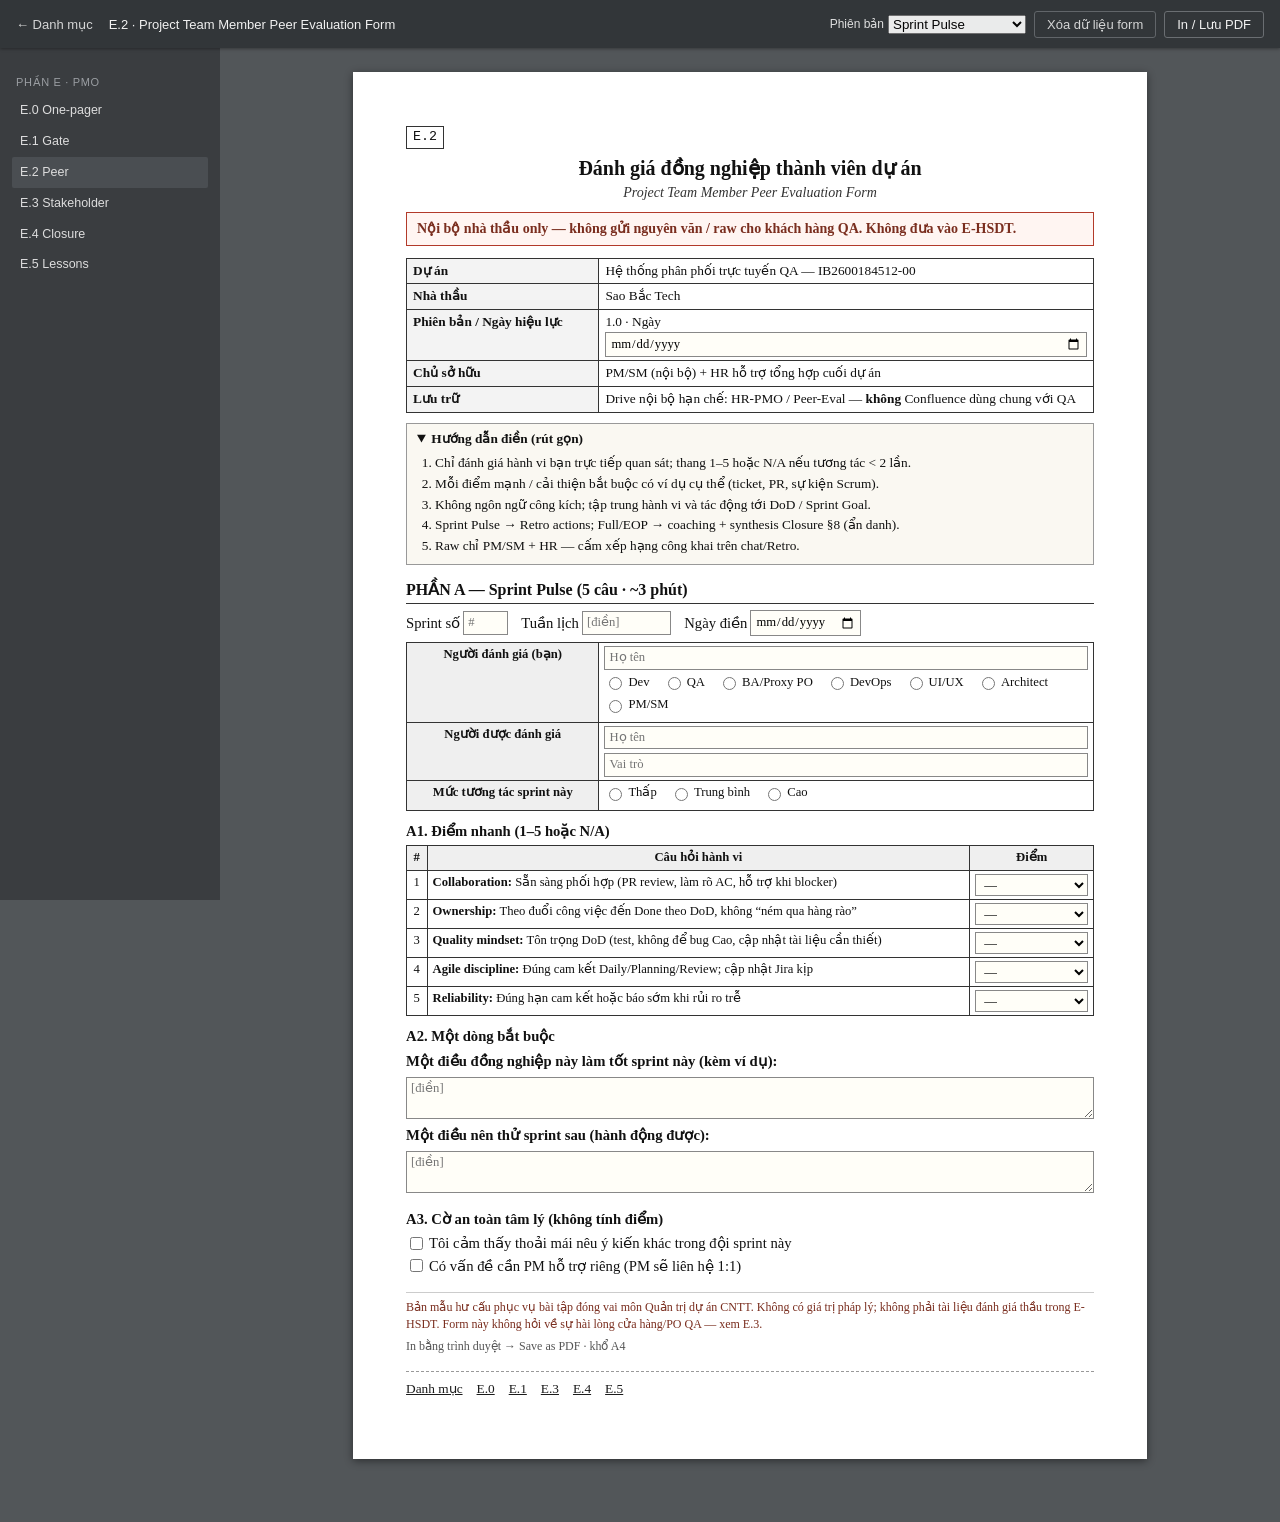
<file: docs/pmo-peer.html>
<!doctype html>
<html lang="vi">
<head>
<meta charset="utf-8">
<meta name="viewport" content="width=device-width, initial-scale=1">
<title>E.2 – Peer Evaluation Form – Sao Bắc Tech</title>
<meta name="robots" content="noindex">
<link rel="stylesheet" href="assets/style.css">
<link rel="stylesheet" href="assets/pmo.css">
</head>
<body class="pmo" data-storage-key="pmo-E2">

<div class="bar">
  <a href="index.html">← Danh mục</a>
  <span class="title">E.2 · Project Team Member Peer Evaluation Form</span>
  <span class="bar-actions">
    <label class="print-opt no-print">Phiên bản
      <select id="peer-mode" name="peer_mode">
        <option value="pulse">Sprint Pulse</option>
        <option value="full">Full / EOP</option>
        <option value="summary">Phiếu tổng hợp PM</option>
      </select>
    </label>
    <button type="button" class="ghost" data-clear>Xóa dữ liệu form</button>
    <button type="button" data-print>In / Lưu PDF</button>
  </span>
</div>

<div class="layout">
<nav class="side no-print">
  <div class="side-label">Phần E · PMO</div>
  <a href="pmo.html">E.0 One-pager</a>
  <a href="pmo-gate.html">E.1 Gate</a>
  <a href="pmo-peer.html" class="active">E.2 Peer</a>
  <a href="pmo-stakeholder.html">E.3 Stakeholder</a>
  <a href="pmo-closure.html">E.4 Closure</a>
  <a href="pmo-lessons.html">E.5 Lessons</a>
</nav>

<main class="pages">
<form id="pmo-form">
<section class="pmo-sheet">
  <span class="code-tag">E.2</span>
  <h1>Đánh giá đồng nghiệp thành viên dự án</h1>
  <p class="en-sub">Project Team Member Peer Evaluation Form</p>

  <div class="warn-internal">Nội bộ nhà thầu only — không gửi nguyên văn / raw cho khách hàng QA. Không đưa vào E-HSDT.</div>

  <table class="pmo-meta">
    <tr><th>Dự án</th><td>Hệ thống phân phối trực tuyến QA — IB2600184512-00</td></tr>
    <tr><th>Nhà thầu</th><td>Sao Bắc Tech</td></tr>
    <tr><th>Phiên bản / Ngày hiệu lực</th>
      <td>1.0 · <label>Ngày <input type="date" name="e2_eff"></label></td></tr>
    <tr><th>Chủ sở hữu</th><td>PM/SM (nội bộ) + HR hỗ trợ tổng hợp cuối dự án</td></tr>
    <tr><th>Lưu trữ</th><td>Drive nội bộ hạn chế: HR-PMO / Peer-Eval — <b>không</b> Confluence dùng chung với QA</td></tr>
  </table>

  <div class="guide">
    <details open>
      <summary>Hướng dẫn điền (rút gọn)</summary>
      <ol>
        <li>Chỉ đánh giá hành vi bạn trực tiếp quan sát; thang 1–5 hoặc N/A nếu tương tác &lt; 2 lần.</li>
        <li>Mỗi điểm mạnh / cải thiện bắt buộc có ví dụ cụ thể (ticket, PR, sự kiện Scrum).</li>
        <li>Không ngôn ngữ công kích; tập trung hành vi và tác động tới DoD / Sprint Goal.</li>
        <li>Sprint Pulse → Retro actions; Full/EOP → coaching + synthesis Closure §8 (ẩn danh).</li>
        <li>Raw chỉ PM/SM + HR — cấm xếp hạng công khai trên chat/Retro.</li>
      </ol>
    </details>
  </div>

  <!-- ===== PULSE ===== -->
  <div class="mode-panel active" data-mode="pulse">
    <h2>PHẦN A — Sprint Pulse (5 câu · ~3 phút)</h2>
    <p>
      <label class="inline">Sprint số <input class="tiny" type="text" name="pulse_sprint" placeholder="#"></label>
      <label class="inline">Tuần lịch <input class="short" type="text" name="pulse_week" placeholder="[điền]"></label>
      <label class="inline">Ngày điền <input type="date" name="pulse_date"></label>
    </p>
    <table class="form">
      <tr>
        <th style="width:28%">Người đánh giá (bạn)</th>
        <td>
          <input type="text" name="pulse_eval_name" placeholder="Họ tên">
          <div style="margin-top:4px">
            <label class="inline"><input type="radio" name="pulse_eval_role" value="Dev"> Dev</label>
            <label class="inline"><input type="radio" name="pulse_eval_role" value="QA"> QA</label>
            <label class="inline"><input type="radio" name="pulse_eval_role" value="BA"> BA/Proxy PO</label>
            <label class="inline"><input type="radio" name="pulse_eval_role" value="DevOps"> DevOps</label>
            <label class="inline"><input type="radio" name="pulse_eval_role" value="UI"> UI/UX</label>
            <label class="inline"><input type="radio" name="pulse_eval_role" value="Arch"> Architect</label>
            <label class="inline"><input type="radio" name="pulse_eval_role" value="PM"> PM/SM</label>
          </div>
        </td>
      </tr>
      <tr>
        <th>Người được đánh giá</th>
        <td>
          <input type="text" name="pulse_target_name" placeholder="Họ tên">
          <input type="text" name="pulse_target_role" placeholder="Vai trò" style="margin-top:4px">
        </td>
      </tr>
      <tr>
        <th>Mức tương tác sprint này</th>
        <td>
          <label class="inline"><input type="radio" name="pulse_interact" value="Thấp"> Thấp</label>
          <label class="inline"><input type="radio" name="pulse_interact" value="TB"> Trung bình</label>
          <label class="inline"><input type="radio" name="pulse_interact" value="Cao"> Cao</label>
        </td>
      </tr>
    </table>

    <h3>A1. Điểm nhanh (1–5 hoặc N/A)</h3>
    <table class="form">
      <thead><tr><th>#</th><th>Câu hỏi hành vi</th><th style="width:18%">Điểm</th></tr></thead>
      <tbody>
        <tr><td class="c">1</td><td><b>Collaboration:</b> Sẵn sàng phối hợp (PR review, làm rõ AC, hỗ trợ khi blocker)</td>
          <td><select name="pulse_s1"><option value="">—</option><option>1</option><option>2</option><option>3</option><option>4</option><option>5</option><option>N/A</option></select></td></tr>
        <tr><td class="c">2</td><td><b>Ownership:</b> Theo đuổi công việc đến Done theo DoD, không “ném qua hàng rào”</td>
          <td><select name="pulse_s2"><option value="">—</option><option>1</option><option>2</option><option>3</option><option>4</option><option>5</option><option>N/A</option></select></td></tr>
        <tr><td class="c">3</td><td><b>Quality mindset:</b> Tôn trọng DoD (test, không để bug Cao, cập nhật tài liệu cần thiết)</td>
          <td><select name="pulse_s3"><option value="">—</option><option>1</option><option>2</option><option>3</option><option>4</option><option>5</option><option>N/A</option></select></td></tr>
        <tr><td class="c">4</td><td><b>Agile discipline:</b> Đúng cam kết Daily/Planning/Review; cập nhật Jira kịp</td>
          <td><select name="pulse_s4"><option value="">—</option><option>1</option><option>2</option><option>3</option><option>4</option><option>5</option><option>N/A</option></select></td></tr>
        <tr><td class="c">5</td><td><b>Reliability:</b> Đúng hạn cam kết hoặc báo sớm khi rủi ro trễ</td>
          <td><select name="pulse_s5"><option value="">—</option><option>1</option><option>2</option><option>3</option><option>4</option><option>5</option><option>N/A</option></select></td></tr>
      </tbody>
    </table>

    <h3>A2. Một dòng bắt buộc</h3>
    <p><b>Một điều đồng nghiệp này làm tốt sprint này (kèm ví dụ):</b></p>
    <textarea name="pulse_good" placeholder="[điền]"></textarea>
    <p><b>Một điều nên thử sprint sau (hành động được):</b></p>
    <textarea name="pulse_improve" placeholder="[điền]"></textarea>

    <h3>A3. Cờ an toàn tâm lý (không tính điểm)</h3>
    <p>
      <label class="inline"><input type="checkbox" name="pulse_safe"> Tôi cảm thấy thoải mái nêu ý kiến khác trong đội sprint này</label><br>
      <label class="inline"><input type="checkbox" name="pulse_pm_help"> Có vấn đề cần PM hỗ trợ riêng (PM sẽ liên hệ 1:1)</label>
    </p>
  </div>

  <!-- ===== FULL ===== -->
  <div class="mode-panel" data-mode="full">
    <h2>PHẦN B — End-of-Phase / End-of-Project Full</h2>
    <p>
      <label class="inline"><input type="radio" name="full_type" value="phase"> Cuối phase</label>
      <input class="short" type="text" name="full_phase" placeholder="phase…">
      <label class="inline"><input type="radio" name="full_type" value="eop"> Cuối dự án (EOP)</label>
    </p>
    <p>
      Giai đoạn: từ tuần <input class="tiny" type="text" name="full_w1"> đến tuần <input class="tiny" type="text" name="full_w2">
      · Ngày điền <input type="date" name="full_date">
    </p>
    <table class="form">
      <tr><th style="width:28%">Người đánh giá</th>
        <td><input type="text" name="full_eval_name" placeholder="Họ tên"> <input type="text" name="full_eval_role" placeholder="Vai trò"></td></tr>
      <tr><th>Người được đánh giá</th>
        <td><input type="text" name="full_target_name" placeholder="Họ tên"> <input type="text" name="full_target_role" placeholder="Vai trò"></td></tr>
      <tr><th>Hình thức</th>
        <td>
          <label class="inline"><input type="radio" name="full_form" value="peer"> Peer</label>
          <label class="inline"><input type="radio" name="full_form" value="self"> Tự đánh giá</label>
        </td></tr>
    </table>

    <h3>B1. Tiêu chí hành vi (1–5 / N/A)</h3>
    <table class="form">
      <thead><tr><th>#</th><th>Tiêu chí</th><th>Mô tả quan sát</th><th style="width:16%">Điểm</th></tr></thead>
      <tbody>
        <tr><td class="c">1</td><td><b>Collaboration</b></td><td>Pair/review, chia sẻ thông tin, không silo Web/Mobile/QA</td>
          <td><select name="full_c1"><option value="">—</option><option>1</option><option>2</option><option>3</option><option>4</option><option>5</option><option>N/A</option></select></td></tr>
        <tr><td class="c">2</td><td><b>Ownership</b></td><td>Chủ động đến Done; theo dõi dependency Main DB/POS/CDC</td>
          <td><select name="full_c2"><option value="">—</option><option>1</option><option>2</option><option>3</option><option>4</option><option>5</option><option>N/A</option></select></td></tr>
        <tr><td class="c">3</td><td><b>Quality mindset (DoD)</b></td><td>PR đủ test; không bỏ qua DoD C.4.4 để “cho xong”</td>
          <td><select name="full_c3"><option value="">—</option><option>1</option><option>2</option><option>3</option><option>4</option><option>5</option><option>N/A</option></select></td></tr>
        <tr><td class="c">4</td><td><b>Communication</b></td><td>Rõ ràng với Proxy PO; viết AC/bug/repro dễ hiểu</td>
          <td><select name="full_c4"><option value="">—</option><option>1</option><option>2</option><option>3</option><option>4</option><option>5</option><option>N/A</option></select></td></tr>
        <tr><td class="c">5</td><td><b>Agile discipline</b></td><td>Planning Poker có trách nhiệm; cập nhật board; tôn trọng Sprint Goal</td>
          <td><select name="full_c5"><option value="">—</option><option>1</option><option>2</option><option>3</option><option>4</option><option>5</option><option>N/A</option></select></td></tr>
        <tr><td class="c">6</td><td><b>Technical contribution</b></td><td>Giải pháp đúng HLD/ICD; cải tiến kỹ thuật có kiểm soát nợ</td>
          <td><select name="full_c6"><option value="">—</option><option>1</option><option>2</option><option>3</option><option>4</option><option>5</option><option>N/A</option></select></td></tr>
        <tr><td class="c">7</td><td><b>Helping others</b></td><td>Mentoring, hỗ trợ on-call, unblocking đồng đội</td>
          <td><select name="full_c7"><option value="">—</option><option>1</option><option>2</option><option>3</option><option>4</option><option>5</option><option>N/A</option></select></td></tr>
        <tr><td class="c">8</td><td><b>Reliability</b></td><td>Ước lượng/cam kết đáng tin; báo rủi ro sớm</td>
          <td><select name="full_c8"><option value="">—</option><option>1</option><option>2</option><option>3</option><option>4</option><option>5</option><option>N/A</option></select></td></tr>
      </tbody>
    </table>
    <p>Điểm có trọng số (PM điền khi tổng hợp): <input class="short" type="text" name="full_weighted" placeholder="__/5"></p>

    <h3>B2. Điểm mạnh (tối thiểu 2 ví dụ)</h3>
    <p>1. <input type="text" name="full_str1" placeholder="Điểm mạnh"></p>
    <p>Ví dụ: <input type="text" name="full_str1_ex" placeholder="ticket/PR/sự kiện"></p>
    <p>2. <input type="text" name="full_str2" placeholder="Điểm mạnh"></p>
    <p>Ví dụ: <input type="text" name="full_str2_ex" placeholder="ticket/PR/sự kiện"></p>

    <h3>B3. Điểm cần cải thiện</h3>
    <p>Hành vi cần đổi: <input type="text" name="full_imp_beh"></p>
    <p>Gợi ý hành động: <input type="text" name="full_imp_act"></p>
    <p>Hỗ trợ cần từ Lead/PM: <input type="text" name="full_imp_help"></p>

    <h3>B4. Đề xuất coaching</h3>
    <table class="form">
      <tr><th style="width:35%">Kỹ năng kỹ thuật</th><td><input type="text" name="full_coach_tech"></td></tr>
      <tr><th>Agile / giao tiếp stakeholder nội bộ</th><td><input type="text" name="full_coach_agile"></td></tr>
      <tr><th>Leadership / mentorship</th><td><input type="text" name="full_coach_lead"></td></tr>
      <tr><th>Đào tạo / chứng chỉ</th><td><input type="text" name="full_coach_train"></td></tr>
    </table>

    <h3>B5. Phù hợp vai trò (EOP / đổi phase)</h3>
    <p>
      <label class="inline"><input type="radio" name="full_fit" value="ok"> Rất phù hợp vai trò hiện tại</label><br>
      <label class="inline"><input type="radio" name="full_fit" value="rotate"> Phù hợp, nên xoay skill</label>
      <input class="short" type="text" name="full_fit_skill" placeholder="skill…"><br>
      <label class="inline"><input type="radio" name="full_fit" value="adjust"> Nên điều chỉnh vai trò / workload</label>
      <input type="text" name="full_fit_reason" placeholder="lý do hành vi">
    </p>

    <h3>B6. Xác nhận</h3>
    <p>Tôi xác nhận đánh giá dựa trên quan sát thực tế, không xung đột lợi ích chưa khai báo.</p>
    <table class="form">
      <tr><th>Họ tên</th><td><input type="text" name="full_confirm_name"></td>
        <th>Chữ ký</th><td><input type="text" name="full_confirm_sig"></td>
        <th>Ngày</th><td><input type="date" name="full_confirm_date"></td></tr>
    </table>
  </div>

  <!-- ===== SUMMARY ===== -->
  <div class="mode-panel" data-mode="summary">
    <h2>PHẦN C — Phiếu tổng hợp PM (không chia sẻ raw)</h2>
    <p>
      <label class="inline"><input type="radio" name="sum_cycle" value="sprint"> Sprint</label>
      <input class="tiny" type="text" name="sum_sprint">
      <label class="inline"><input type="radio" name="sum_cycle" value="phase"> Phase</label>
      <input class="tiny" type="text" name="sum_phase">
      <label class="inline"><input type="radio" name="sum_cycle" value="eop"> EOP</label>
    </p>
    <p>
      Số phản hồi hợp lệ: <input class="tiny" type="text" name="sum_n">
      · Tỷ lệ hoàn thành: <input class="tiny" type="text" name="sum_rate"> %
    </p>
    <table class="form">
      <thead>
        <tr><th>Thành viên</th><th># peer</th><th>Điểm TB (ẩn)</th><th>Theme mạnh</th><th>Theme cải thiện</th><th>Action coaching</th><th>Owner</th><th>Due</th></tr>
      </thead>
      <tbody>
        <tr>
          <td><input type="text" name="sum_r1_name"></td><td><input type="text" name="sum_r1_n"></td>
          <td><input type="text" name="sum_r1_avg"></td><td><input type="text" name="sum_r1_str"></td>
          <td><input type="text" name="sum_r1_imp"></td><td><input type="text" name="sum_r1_act"></td>
          <td><input type="text" name="sum_r1_own"></td><td><input type="text" name="sum_r1_due"></td>
        </tr>
        <tr>
          <td><input type="text" name="sum_r2_name"></td><td><input type="text" name="sum_r2_n"></td>
          <td><input type="text" name="sum_r2_avg"></td><td><input type="text" name="sum_r2_str"></td>
          <td><input type="text" name="sum_r2_imp"></td><td><input type="text" name="sum_r2_act"></td>
          <td><input type="text" name="sum_r2_own"></td><td><input type="text" name="sum_r2_due"></td>
        </tr>
        <tr>
          <td><input type="text" name="sum_r3_name"></td><td><input type="text" name="sum_r3_n"></td>
          <td><input type="text" name="sum_r3_avg"></td><td><input type="text" name="sum_r3_str"></td>
          <td><input type="text" name="sum_r3_imp"></td><td><input type="text" name="sum_r3_act"></td>
          <td><input type="text" name="sum_r3_own"></td><td><input type="text" name="sum_r3_due"></td>
        </tr>
      </tbody>
    </table>
    <p><b>Retro / team-level actions (không gắn tên):</b></p>
    <p>1. <input type="text" name="sum_retro1"></p>
    <p>2. <input type="text" name="sum_retro2"></p>
    <p><label class="inline"><input type="checkbox" name="sum_to_closure"> Đã chuyển theme tổng hợp sang Closure Report §8 (chỉ EOP, ẩn danh)</label></p>
    <table class="form">
      <tr><th>PM/SM tổng hợp</th><td><input type="text" name="sum_pm"></td>
        <th>HR xác nhận lưu</th><td><input type="text" name="sum_hr"></td>
        <th>Ngày</th><td><input type="date" name="sum_date"></td></tr>
    </table>
  </div>

  <p class="disclaimer">Bản mẫu hư cấu phục vụ bài tập đóng vai môn Quản trị dự án CNTT. Không có giá trị pháp lý; không phải tài liệu đánh giá thầu trong E-HSDT. Form này không hỏi về sự hài lòng cửa hàng/PO QA — xem E.3.</p>
  <p class="print-hint">In bằng trình duyệt → Save as PDF · khổ A4</p>
  <nav class="pmo-nav no-print">
    <a href="index.html">Danh mục</a>
    <a href="pmo.html">E.0</a>
    <a href="pmo-gate.html">E.1</a>
    <a href="pmo-stakeholder.html">E.3</a>
    <a href="pmo-closure.html">E.4</a>
    <a href="pmo-lessons.html">E.5</a>
  </nav>
</section>
</form>
</main>
</div>
<script src="assets/pmo.js"></script>
</body>
</html>
</file>
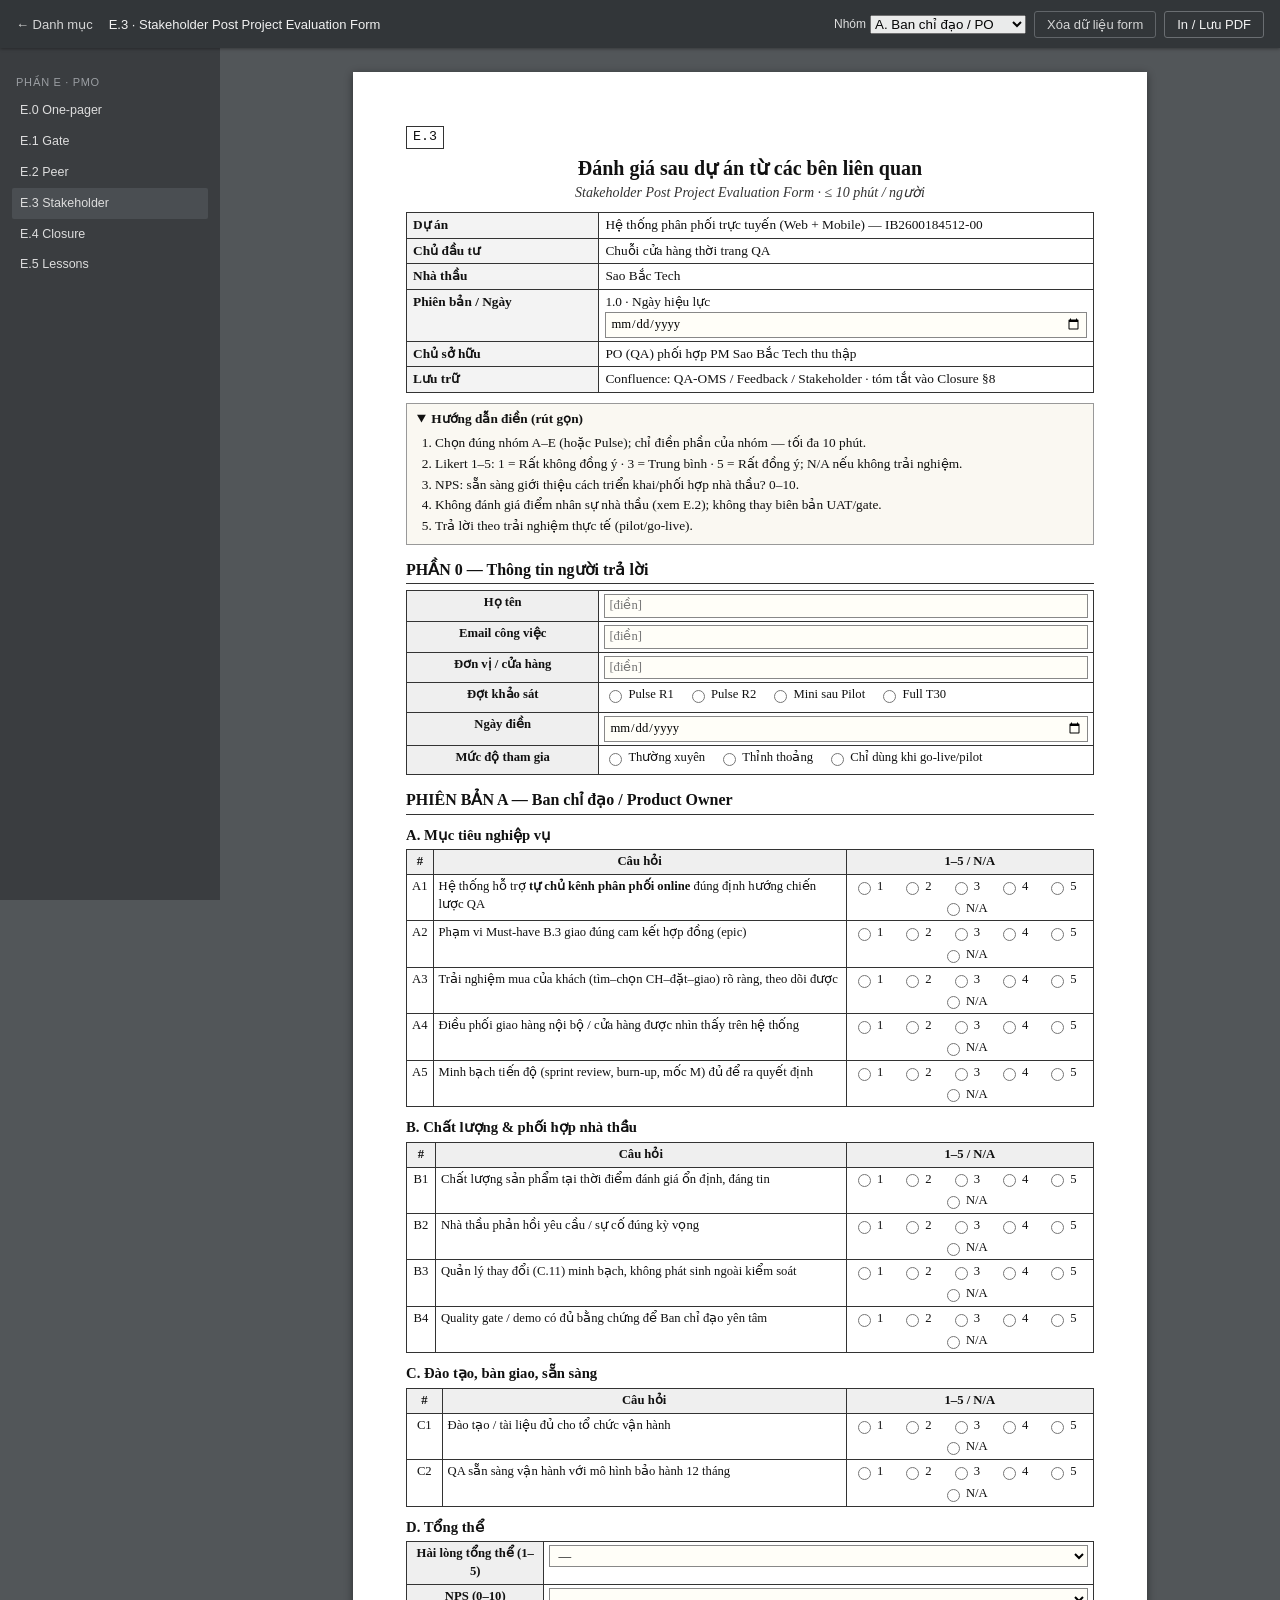
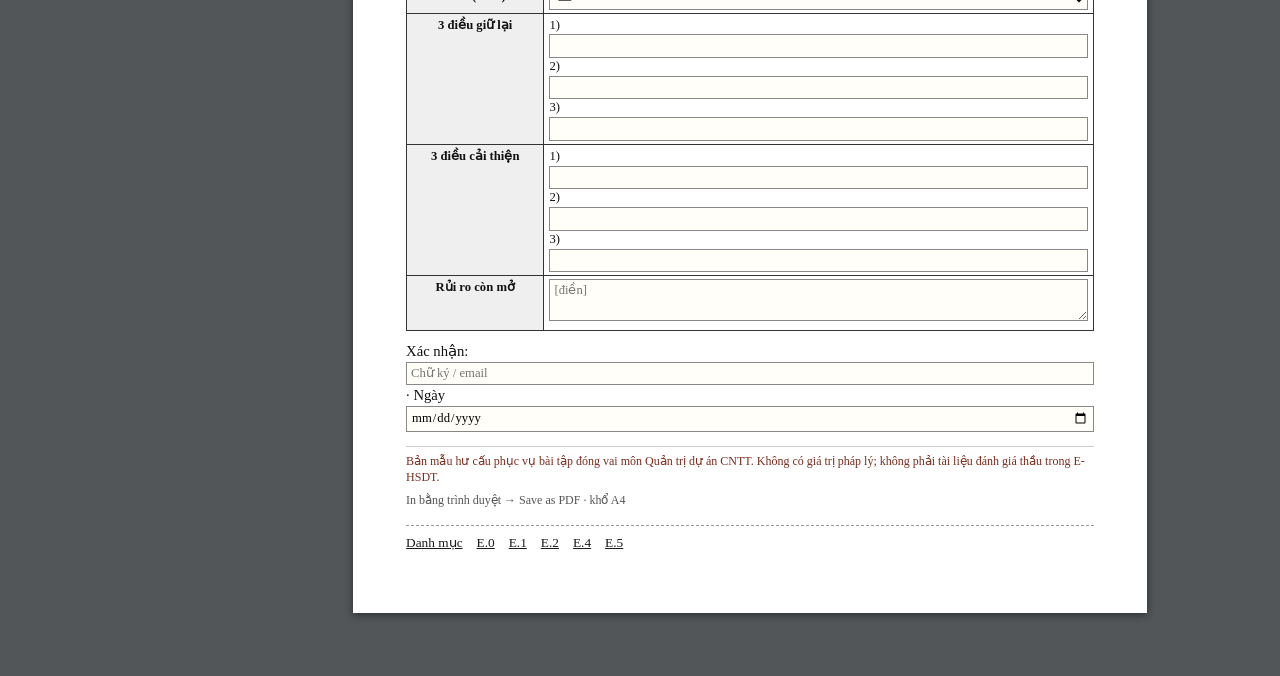
<file: docs/pmo-stakeholder.html>
<!doctype html>
<html lang="vi">
<head>
<meta charset="utf-8">
<meta name="viewport" content="width=device-width, initial-scale=1">
<title>E.3 – Stakeholder Post Project Evaluation – Sao Bắc Tech</title>
<meta name="robots" content="noindex">
<link rel="stylesheet" href="assets/style.css">
<link rel="stylesheet" href="assets/pmo.css">
</head>
<body class="pmo" data-storage-key="pmo-E3">

<div class="bar">
  <a href="index.html">← Danh mục</a>
  <span class="title">E.3 · Stakeholder Post Project Evaluation Form</span>
  <span class="bar-actions">
    <label class="print-opt no-print">Nhóm
      <select id="stakeholder-group" name="stakeholder_group">
        <option value="A">A. Ban chỉ đạo / PO</option>
        <option value="B">B. IT Lead &amp; vận hành</option>
        <option value="C">C. Cửa hàng pilot</option>
        <option value="D">D. Kho / shipper</option>
        <option value="E">E. Kế toán / marketing</option>
        <option value="Pulse">Pulse R1/R2</option>
      </select>
    </label>
    <button type="button" class="ghost" data-clear>Xóa dữ liệu form</button>
    <button type="button" data-print>In / Lưu PDF</button>
  </span>
</div>

<div class="layout">
<nav class="side no-print">
  <div class="side-label">Phần E · PMO</div>
  <a href="pmo.html">E.0 One-pager</a>
  <a href="pmo-gate.html">E.1 Gate</a>
  <a href="pmo-peer.html">E.2 Peer</a>
  <a href="pmo-stakeholder.html" class="active">E.3 Stakeholder</a>
  <a href="pmo-closure.html">E.4 Closure</a>
  <a href="pmo-lessons.html">E.5 Lessons</a>
</nav>

<main class="pages">
<form id="pmo-form">
<section class="pmo-sheet">
  <span class="code-tag">E.3</span>
  <h1>Đánh giá sau dự án từ các bên liên quan</h1>
  <p class="en-sub">Stakeholder Post Project Evaluation Form · ≤ 10 phút / người</p>

  <table class="pmo-meta">
    <tr><th>Dự án</th><td>Hệ thống phân phối trực tuyến (Web + Mobile) — IB2600184512-00</td></tr>
    <tr><th>Chủ đầu tư</th><td>Chuỗi cửa hàng thời trang QA</td></tr>
    <tr><th>Nhà thầu</th><td>Sao Bắc Tech</td></tr>
    <tr><th>Phiên bản / Ngày</th><td>1.0 · <label>Ngày hiệu lực <input type="date" name="e3_eff"></label></td></tr>
    <tr><th>Chủ sở hữu</th><td>PO (QA) phối hợp PM Sao Bắc Tech thu thập</td></tr>
    <tr><th>Lưu trữ</th><td>Confluence: QA-OMS / Feedback / Stakeholder · tóm tắt vào Closure §8</td></tr>
  </table>

  <div class="guide">
    <details open>
      <summary>Hướng dẫn điền (rút gọn)</summary>
      <ol>
        <li>Chọn đúng nhóm A–E (hoặc Pulse); chỉ điền phần của nhóm — tối đa 10 phút.</li>
        <li>Likert 1–5: 1 = Rất không đồng ý · 3 = Trung bình · 5 = Rất đồng ý; N/A nếu không trải nghiệm.</li>
        <li>NPS: sẵn sàng giới thiệu cách triển khai/phối hợp nhà thầu? 0–10.</li>
        <li>Không đánh giá điểm nhân sự nhà thầu (xem E.2); không thay biên bản UAT/gate.</li>
        <li>Trả lời theo trải nghiệm thực tế (pilot/go-live).</li>
      </ol>
    </details>
  </div>

  <h2>PHẦN 0 — Thông tin người trả lời</h2>
  <table class="form">
    <tr><th style="width:28%">Họ tên</th><td><input type="text" name="s0_name" placeholder="[điền]"></td></tr>
    <tr><th>Email công việc</th><td><input type="email" name="s0_email" placeholder="[điền]"></td></tr>
    <tr><th>Đơn vị / cửa hàng</th><td><input type="text" name="s0_unit" placeholder="[điền]"></td></tr>
    <tr><th>Đợt khảo sát</th><td>
      <label class="inline"><input type="radio" name="s0_wave" value="PulseR1"> Pulse R1</label>
      <label class="inline"><input type="radio" name="s0_wave" value="PulseR2"> Pulse R2</label>
      <label class="inline"><input type="radio" name="s0_wave" value="Mini"> Mini sau Pilot</label>
      <label class="inline"><input type="radio" name="s0_wave" value="Full"> Full T30</label>
    </td></tr>
    <tr><th>Ngày điền</th><td><input type="date" name="s0_date"></td></tr>
    <tr><th>Mức độ tham gia</th><td>
      <label class="inline"><input type="radio" name="s0_level" value="freq"> Thường xuyên</label>
      <label class="inline"><input type="radio" name="s0_level" value="occ"> Thỉnh thoảng</label>
      <label class="inline"><input type="radio" name="s0_level" value="golive"> Chỉ dùng khi go-live/pilot</label>
    </td></tr>
  </table>


<div class="group-panel active" data-group="A">
<h2>PHIÊN BẢN A — Ban chỉ đạo / Product Owner</h2>
<h3>A. Mục tiêu nghiệp vụ</h3>
<table class="form"><thead><tr><th>#</th><th>Câu hỏi</th><th style="width:36%">1–5 / N/A</th></tr></thead><tbody>
<tr><td class="c">A1</td><td>Hệ thống hỗ trợ <b>tự chủ kênh phân phối online</b> đúng định hướng chiến lược QA</td><td><div class="likert"><label class="inline"><input type="radio" name="a_a1" value="1"> 1</label><label class="inline"><input type="radio" name="a_a1" value="2"> 2</label><label class="inline"><input type="radio" name="a_a1" value="3"> 3</label><label class="inline"><input type="radio" name="a_a1" value="4"> 4</label><label class="inline"><input type="radio" name="a_a1" value="5"> 5</label><label class="inline"><input type="radio" name="a_a1" value="N/A"> N/A</label></div></td></tr>
<tr><td class="c">A2</td><td>Phạm vi Must-have B.3 giao đúng cam kết hợp đồng (epic)</td><td><div class="likert"><label class="inline"><input type="radio" name="a_a2" value="1"> 1</label><label class="inline"><input type="radio" name="a_a2" value="2"> 2</label><label class="inline"><input type="radio" name="a_a2" value="3"> 3</label><label class="inline"><input type="radio" name="a_a2" value="4"> 4</label><label class="inline"><input type="radio" name="a_a2" value="5"> 5</label><label class="inline"><input type="radio" name="a_a2" value="N/A"> N/A</label></div></td></tr>
<tr><td class="c">A3</td><td>Trải nghiệm mua của khách (tìm–chọn CH–đặt–giao) rõ ràng, theo dõi được</td><td><div class="likert"><label class="inline"><input type="radio" name="a_a3" value="1"> 1</label><label class="inline"><input type="radio" name="a_a3" value="2"> 2</label><label class="inline"><input type="radio" name="a_a3" value="3"> 3</label><label class="inline"><input type="radio" name="a_a3" value="4"> 4</label><label class="inline"><input type="radio" name="a_a3" value="5"> 5</label><label class="inline"><input type="radio" name="a_a3" value="N/A"> N/A</label></div></td></tr>
<tr><td class="c">A4</td><td>Điều phối giao hàng nội bộ / cửa hàng được nhìn thấy trên hệ thống</td><td><div class="likert"><label class="inline"><input type="radio" name="a_a4" value="1"> 1</label><label class="inline"><input type="radio" name="a_a4" value="2"> 2</label><label class="inline"><input type="radio" name="a_a4" value="3"> 3</label><label class="inline"><input type="radio" name="a_a4" value="4"> 4</label><label class="inline"><input type="radio" name="a_a4" value="5"> 5</label><label class="inline"><input type="radio" name="a_a4" value="N/A"> N/A</label></div></td></tr>
<tr><td class="c">A5</td><td>Minh bạch tiến độ (sprint review, burn-up, mốc M) đủ để ra quyết định</td><td><div class="likert"><label class="inline"><input type="radio" name="a_a5" value="1"> 1</label><label class="inline"><input type="radio" name="a_a5" value="2"> 2</label><label class="inline"><input type="radio" name="a_a5" value="3"> 3</label><label class="inline"><input type="radio" name="a_a5" value="4"> 4</label><label class="inline"><input type="radio" name="a_a5" value="5"> 5</label><label class="inline"><input type="radio" name="a_a5" value="N/A"> N/A</label></div></td></tr>
</tbody></table>
<h3>B. Chất lượng &amp; phối hợp nhà thầu</h3>
<table class="form"><thead><tr><th>#</th><th>Câu hỏi</th><th style="width:36%">1–5 / N/A</th></tr></thead><tbody>
<tr><td class="c">B1</td><td>Chất lượng sản phẩm tại thời điểm đánh giá ổn định, đáng tin</td><td><div class="likert"><label class="inline"><input type="radio" name="a_b1" value="1"> 1</label><label class="inline"><input type="radio" name="a_b1" value="2"> 2</label><label class="inline"><input type="radio" name="a_b1" value="3"> 3</label><label class="inline"><input type="radio" name="a_b1" value="4"> 4</label><label class="inline"><input type="radio" name="a_b1" value="5"> 5</label><label class="inline"><input type="radio" name="a_b1" value="N/A"> N/A</label></div></td></tr>
<tr><td class="c">B2</td><td>Nhà thầu phản hồi yêu cầu / sự cố đúng kỳ vọng</td><td><div class="likert"><label class="inline"><input type="radio" name="a_b2" value="1"> 1</label><label class="inline"><input type="radio" name="a_b2" value="2"> 2</label><label class="inline"><input type="radio" name="a_b2" value="3"> 3</label><label class="inline"><input type="radio" name="a_b2" value="4"> 4</label><label class="inline"><input type="radio" name="a_b2" value="5"> 5</label><label class="inline"><input type="radio" name="a_b2" value="N/A"> N/A</label></div></td></tr>
<tr><td class="c">B3</td><td>Quản lý thay đổi (C.11) minh bạch, không phát sinh ngoài kiểm soát</td><td><div class="likert"><label class="inline"><input type="radio" name="a_b3" value="1"> 1</label><label class="inline"><input type="radio" name="a_b3" value="2"> 2</label><label class="inline"><input type="radio" name="a_b3" value="3"> 3</label><label class="inline"><input type="radio" name="a_b3" value="4"> 4</label><label class="inline"><input type="radio" name="a_b3" value="5"> 5</label><label class="inline"><input type="radio" name="a_b3" value="N/A"> N/A</label></div></td></tr>
<tr><td class="c">B4</td><td>Quality gate / demo có đủ bằng chứng để Ban chỉ đạo yên tâm</td><td><div class="likert"><label class="inline"><input type="radio" name="a_b4" value="1"> 1</label><label class="inline"><input type="radio" name="a_b4" value="2"> 2</label><label class="inline"><input type="radio" name="a_b4" value="3"> 3</label><label class="inline"><input type="radio" name="a_b4" value="4"> 4</label><label class="inline"><input type="radio" name="a_b4" value="5"> 5</label><label class="inline"><input type="radio" name="a_b4" value="N/A"> N/A</label></div></td></tr>
</tbody></table>
<h3>C. Đào tạo, bàn giao, sẵn sàng</h3>
<table class="form"><thead><tr><th>#</th><th>Câu hỏi</th><th style="width:36%">1–5 / N/A</th></tr></thead><tbody>
<tr><td class="c">C1</td><td>Đào tạo / tài liệu đủ cho tổ chức vận hành</td><td><div class="likert"><label class="inline"><input type="radio" name="a_c1" value="1"> 1</label><label class="inline"><input type="radio" name="a_c1" value="2"> 2</label><label class="inline"><input type="radio" name="a_c1" value="3"> 3</label><label class="inline"><input type="radio" name="a_c1" value="4"> 4</label><label class="inline"><input type="radio" name="a_c1" value="5"> 5</label><label class="inline"><input type="radio" name="a_c1" value="N/A"> N/A</label></div></td></tr>
<tr><td class="c">C2</td><td>QA sẵn sàng vận hành với mô hình bảo hành 12 tháng</td><td><div class="likert"><label class="inline"><input type="radio" name="a_c2" value="1"> 1</label><label class="inline"><input type="radio" name="a_c2" value="2"> 2</label><label class="inline"><input type="radio" name="a_c2" value="3"> 3</label><label class="inline"><input type="radio" name="a_c2" value="4"> 4</label><label class="inline"><input type="radio" name="a_c2" value="5"> 5</label><label class="inline"><input type="radio" name="a_c2" value="N/A"> N/A</label></div></td></tr>
</tbody></table>
<h3>D. Tổng thể</h3>

<table class="form">
<tr><th style="width:20%">Hài lòng tổng thể (1–5)</th><td><select name="a_sat"><option value="">—</option><option>1</option><option>2</option><option>3</option><option>4</option><option>5</option></select></td></tr>
<tr><th>NPS (0–10)</th><td><select name="a_nps"><option value="">—</option><option>0</option><option>1</option><option>2</option><option>3</option><option>4</option><option>5</option><option>6</option><option>7</option><option>8</option><option>9</option><option>10</option></select></td></tr>
<tr><th>3 điều giữ lại</th><td>
  1) <input type="text" name="a_k1"><br>
  2) <input type="text" name="a_k2"><br>
  3) <input type="text" name="a_k3">
</td></tr>
<tr><th>3 điều cải thiện</th><td>
  1) <input type="text" name="a_i1"><br>
  2) <input type="text" name="a_i2"><br>
  3) <input type="text" name="a_i3">
</td></tr>
<tr><th>Rủi ro còn mở</th><td><textarea name="a_risk" placeholder="[điền]"></textarea></td></tr>
</table>
<p>Xác nhận: <input type="text" name="a_sig" placeholder="Chữ ký / email"> · Ngày <input type="date" name="a_sig_date"></p>

</div>


<div class="group-panel" data-group="B">
<h2>PHIÊN BẢN B — IT Lead &amp; vận hành</h2>
<h3>A. Sản phẩm &amp; vận hành kỹ thuật</h3>
<table class="form"><thead><tr><th>#</th><th>Câu hỏi</th><th style="width:36%">1–5 / N/A</th></tr></thead><tbody>
<tr><td class="c">B-A1</td><td>Kiến trúc/HLD/ICD đủ để đội IT QA tiếp quản</td><td><div class="likert"><label class="inline"><input type="radio" name="b_b_a1" value="1"> 1</label><label class="inline"><input type="radio" name="b_b_a1" value="2"> 2</label><label class="inline"><input type="radio" name="b_b_a1" value="3"> 3</label><label class="inline"><input type="radio" name="b_b_a1" value="4"> 4</label><label class="inline"><input type="radio" name="b_b_a1" value="5"> 5</label><label class="inline"><input type="radio" name="b_b_a1" value="N/A"> N/A</label></div></td></tr>
<tr><td class="c">B-A2</td><td>Giám sát, log, alert đủ dùng vận hành hàng ngày</td><td><div class="likert"><label class="inline"><input type="radio" name="b_b_a2" value="1"> 1</label><label class="inline"><input type="radio" name="b_b_a2" value="2"> 2</label><label class="inline"><input type="radio" name="b_b_a2" value="3"> 3</label><label class="inline"><input type="radio" name="b_b_a2" value="4"> 4</label><label class="inline"><input type="radio" name="b_b_a2" value="5"> 5</label><label class="inline"><input type="radio" name="b_b_a2" value="N/A"> N/A</label></div></td></tr>
<tr><td class="c">B-A3</td><td>Tích hợp Main DB / POS / CDC / cổng TT vận hành ổn</td><td><div class="likert"><label class="inline"><input type="radio" name="b_b_a3" value="1"> 1</label><label class="inline"><input type="radio" name="b_b_a3" value="2"> 2</label><label class="inline"><input type="radio" name="b_b_a3" value="3"> 3</label><label class="inline"><input type="radio" name="b_b_a3" value="4"> 4</label><label class="inline"><input type="radio" name="b_b_a3" value="5"> 5</label><label class="inline"><input type="radio" name="b_b_a3" value="N/A"> N/A</label></div></td></tr>
<tr><td class="c">B-A4</td><td>Quy trình release / rollback / backup rõ, thực hành được</td><td><div class="likert"><label class="inline"><input type="radio" name="b_b_a4" value="1"> 1</label><label class="inline"><input type="radio" name="b_b_a4" value="2"> 2</label><label class="inline"><input type="radio" name="b_b_a4" value="3"> 3</label><label class="inline"><input type="radio" name="b_b_a4" value="4"> 4</label><label class="inline"><input type="radio" name="b_b_a4" value="5"> 5</label><label class="inline"><input type="radio" name="b_b_a4" value="N/A"> N/A</label></div></td></tr>
<tr><td class="c">B-A5</td><td>Bảo mật &amp; quyền truy cập PRD chấp nhận được</td><td><div class="likert"><label class="inline"><input type="radio" name="b_b_a5" value="1"> 1</label><label class="inline"><input type="radio" name="b_b_a5" value="2"> 2</label><label class="inline"><input type="radio" name="b_b_a5" value="3"> 3</label><label class="inline"><input type="radio" name="b_b_a5" value="4"> 4</label><label class="inline"><input type="radio" name="b_b_a5" value="5"> 5</label><label class="inline"><input type="radio" name="b_b_a5" value="N/A"> N/A</label></div></td></tr>
<tr><td class="c">B-A6</td><td>Hiệu năng thực tế đáp ứng nhu cầu giờ cao điểm (theo quan sát)</td><td><div class="likert"><label class="inline"><input type="radio" name="b_b_a6" value="1"> 1</label><label class="inline"><input type="radio" name="b_b_a6" value="2"> 2</label><label class="inline"><input type="radio" name="b_b_a6" value="3"> 3</label><label class="inline"><input type="radio" name="b_b_a6" value="4"> 4</label><label class="inline"><input type="radio" name="b_b_a6" value="5"> 5</label><label class="inline"><input type="radio" name="b_b_a6" value="N/A"> N/A</label></div></td></tr>
</tbody></table>
<h3>B. Phối hợp &amp; bàn giao</h3>
<table class="form"><thead><tr><th>#</th><th>Câu hỏi</th><th style="width:36%">1–5 / N/A</th></tr></thead><tbody>
<tr><td class="c">B-B1</td><td>Nhà thầu minh bạch sự cố &amp; root cause</td><td><div class="likert"><label class="inline"><input type="radio" name="b_b_b1" value="1"> 1</label><label class="inline"><input type="radio" name="b_b_b1" value="2"> 2</label><label class="inline"><input type="radio" name="b_b_b1" value="3"> 3</label><label class="inline"><input type="radio" name="b_b_b1" value="4"> 4</label><label class="inline"><input type="radio" name="b_b_b1" value="5"> 5</label><label class="inline"><input type="radio" name="b_b_b1" value="N/A"> N/A</label></div></td></tr>
<tr><td class="c">B-B2</td><td>Tài liệu vận hành / OpenAPI / runbook đủ dùng</td><td><div class="likert"><label class="inline"><input type="radio" name="b_b_b2" value="1"> 1</label><label class="inline"><input type="radio" name="b_b_b2" value="2"> 2</label><label class="inline"><input type="radio" name="b_b_b2" value="3"> 3</label><label class="inline"><input type="radio" name="b_b_b2" value="4"> 4</label><label class="inline"><input type="radio" name="b_b_b2" value="5"> 5</label><label class="inline"><input type="radio" name="b_b_b2" value="N/A"> N/A</label></div></td></tr>
<tr><td class="c">B-B3</td><td>Đội IT QA có thể xử lý L1/L2 cơ bản trước khi escalate bảo hành</td><td><div class="likert"><label class="inline"><input type="radio" name="b_b_b3" value="1"> 1</label><label class="inline"><input type="radio" name="b_b_b3" value="2"> 2</label><label class="inline"><input type="radio" name="b_b_b3" value="3"> 3</label><label class="inline"><input type="radio" name="b_b_b3" value="4"> 4</label><label class="inline"><input type="radio" name="b_b_b3" value="5"> 5</label><label class="inline"><input type="radio" name="b_b_b3" value="N/A"> N/A</label></div></td></tr>
<tr><td class="c">B-B4</td><td>Bàn giao mã nguồn, môi trường, tài khoản đầy đủ (Full)</td><td><div class="likert"><label class="inline"><input type="radio" name="b_b_b4" value="1"> 1</label><label class="inline"><input type="radio" name="b_b_b4" value="2"> 2</label><label class="inline"><input type="radio" name="b_b_b4" value="3"> 3</label><label class="inline"><input type="radio" name="b_b_b4" value="4"> 4</label><label class="inline"><input type="radio" name="b_b_b4" value="5"> 5</label><label class="inline"><input type="radio" name="b_b_b4" value="N/A"> N/A</label></div></td></tr>
</tbody></table>
<h3>C. Mở &amp; tổng thể</h3>

<table class="form">
<tr><th style="width:20%">Hài lòng tổng thể (1–5)</th><td><select name="b_sat"><option value="">—</option><option>1</option><option>2</option><option>3</option><option>4</option><option>5</option></select></td></tr>
<tr><th>NPS (0–10)</th><td><select name="b_nps"><option value="">—</option><option>0</option><option>1</option><option>2</option><option>3</option><option>4</option><option>5</option><option>6</option><option>7</option><option>8</option><option>9</option><option>10</option></select></td></tr>
<tr><th>3 điều giữ lại</th><td>
  1) <input type="text" name="b_k1"><br>
  2) <input type="text" name="b_k2"><br>
  3) <input type="text" name="b_k3">
</td></tr>
<tr><th>3 điều cải thiện</th><td>
  1) <input type="text" name="b_i1"><br>
  2) <input type="text" name="b_i2"><br>
  3) <input type="text" name="b_i3">
</td></tr>
<tr><th>Rủi ro còn mở</th><td><textarea name="b_risk" placeholder="[điền]"></textarea></td></tr>
</table>
<p>Xác nhận: <input type="text" name="b_sig" placeholder="Chữ ký / email"> · Ngày <input type="date" name="b_sig_date"></p>

<p>Nhu cầu hỗ trợ 30/90 ngày tới: <input type="text" name="b_support"></p>
</div>


<div class="group-panel" data-group="C">
<h2>PHIÊN BẢN C — Cửa hàng pilot (và sau go-live — Full)</h2>
<p>Cửa hàng: <input type="text" name="c_store" placeholder="[điền]"></p>
<h3>A. Nghiệp vụ cửa hàng</h3>
<table class="form"><thead><tr><th>#</th><th>Câu hỏi</th><th style="width:36%">1–5 / N/A</th></tr></thead><tbody>
<tr><td class="c">C-A1</td><td>Nhân viên cửa hàng tìm hiểu đơn online dễ dàng</td><td><div class="likert"><label class="inline"><input type="radio" name="c_c_a1" value="1"> 1</label><label class="inline"><input type="radio" name="c_c_a1" value="2"> 2</label><label class="inline"><input type="radio" name="c_c_a1" value="3"> 3</label><label class="inline"><input type="radio" name="c_c_a1" value="4"> 4</label><label class="inline"><input type="radio" name="c_c_a1" value="5"> 5</label><label class="inline"><input type="radio" name="c_c_a1" value="N/A"> N/A</label></div></td></tr>
<tr><td class="c">C-A2</td><td>Thông tin tồn kho / sản phẩm trên app|web <b>đáng tin</b> khi phục vụ khách</td><td><div class="likert"><label class="inline"><input type="radio" name="c_c_a2" value="1"> 1</label><label class="inline"><input type="radio" name="c_c_a2" value="2"> 2</label><label class="inline"><input type="radio" name="c_c_a2" value="3"> 3</label><label class="inline"><input type="radio" name="c_c_a2" value="4"> 4</label><label class="inline"><input type="radio" name="c_c_a2" value="5"> 5</label><label class="inline"><input type="radio" name="c_c_a2" value="N/A"> N/A</label></div></td></tr>
<tr><td class="c">C-A3</td><td>Quy trình nhận–chuẩn bị–giao / bàn giao shipper rõ ràng hơn hoặc tương đương quy trình cũ</td><td><div class="likert"><label class="inline"><input type="radio" name="c_c_a3" value="1"> 1</label><label class="inline"><input type="radio" name="c_c_a3" value="2"> 2</label><label class="inline"><input type="radio" name="c_c_a3" value="3"> 3</label><label class="inline"><input type="radio" name="c_c_a3" value="4"> 4</label><label class="inline"><input type="radio" name="c_c_a3" value="5"> 5</label><label class="inline"><input type="radio" name="c_c_a3" value="N/A"> N/A</label></div></td></tr>
<tr><td class="c">C-A4</td><td>Hệ thống không gây chậm đáng kể giờ cao điểm tại cửa hàng</td><td><div class="likert"><label class="inline"><input type="radio" name="c_c_a4" value="1"> 1</label><label class="inline"><input type="radio" name="c_c_a4" value="2"> 2</label><label class="inline"><input type="radio" name="c_c_a4" value="3"> 3</label><label class="inline"><input type="radio" name="c_c_a4" value="4"> 4</label><label class="inline"><input type="radio" name="c_c_a4" value="5"> 5</label><label class="inline"><input type="radio" name="c_c_a4" value="N/A"> N/A</label></div></td></tr>
<tr><td class="c">C-A5</td><td>Khi có sự cố, biết liên hệ ai và được hỗ trợ kịp</td><td><div class="likert"><label class="inline"><input type="radio" name="c_c_a5" value="1"> 1</label><label class="inline"><input type="radio" name="c_c_a5" value="2"> 2</label><label class="inline"><input type="radio" name="c_c_a5" value="3"> 3</label><label class="inline"><input type="radio" name="c_c_a5" value="4"> 4</label><label class="inline"><input type="radio" name="c_c_a5" value="5"> 5</label><label class="inline"><input type="radio" name="c_c_a5" value="N/A"> N/A</label></div></td></tr>
</tbody></table>
<h3>B. Đào tạo</h3>
<table class="form"><thead><tr><th>#</th><th>Câu hỏi</th><th style="width:36%">1–5 / N/A</th></tr></thead><tbody>
<tr><td class="c">C-B1</td><td>Đào tạo / video / HDSD đủ để thao tác độc lập</td><td><div class="likert"><label class="inline"><input type="radio" name="c_c_b1" value="1"> 1</label><label class="inline"><input type="radio" name="c_c_b1" value="2"> 2</label><label class="inline"><input type="radio" name="c_c_b1" value="3"> 3</label><label class="inline"><input type="radio" name="c_c_b1" value="4"> 4</label><label class="inline"><input type="radio" name="c_c_b1" value="5"> 5</label><label class="inline"><input type="radio" name="c_c_b1" value="N/A"> N/A</label></div></td></tr>
<tr><td class="c">C-B2</td><td>Tài liệu đúng thực tế màn hình đang dùng</td><td><div class="likert"><label class="inline"><input type="radio" name="c_c_b2" value="1"> 1</label><label class="inline"><input type="radio" name="c_c_b2" value="2"> 2</label><label class="inline"><input type="radio" name="c_c_b2" value="3"> 3</label><label class="inline"><input type="radio" name="c_c_b2" value="4"> 4</label><label class="inline"><input type="radio" name="c_c_b2" value="5"> 5</label><label class="inline"><input type="radio" name="c_c_b2" value="N/A"> N/A</label></div></td></tr>
</tbody></table>
<h3>C. Mở</h3>

<table class="form">
<tr><th style="width:20%">Hài lòng tổng thể (1–5)</th><td><select name="c_sat"><option value="">—</option><option>1</option><option>2</option><option>3</option><option>4</option><option>5</option></select></td></tr>
<tr><th>NPS (0–10)</th><td><select name="c_nps"><option value="">—</option><option>0</option><option>1</option><option>2</option><option>3</option><option>4</option><option>5</option><option>6</option><option>7</option><option>8</option><option>9</option><option>10</option></select></td></tr>
<tr><th>3 điều giữ lại</th><td>
  1) <input type="text" name="c_k1"><br>
  2) <input type="text" name="c_k2"><br>
  3) <input type="text" name="c_k3">
</td></tr>
<tr><th>3 điều cải thiện</th><td>
  1) <input type="text" name="c_i1"><br>
  2) <input type="text" name="c_i2"><br>
  3) <input type="text" name="c_i3">
</td></tr>
<tr><th>Rủi ro còn mở</th><td><textarea name="c_risk" placeholder="[điền]"></textarea></td></tr>
</table>
<p>Xác nhận: <input type="text" name="c_sig" placeholder="Chữ ký / email"> · Ngày <input type="date" name="c_sig_date"></p>

</div>


<div class="group-panel" data-group="D">
<h2>PHIÊN BẢN D — Kho / Shipper</h2>
<h3>A. Điều phối &amp; giao hàng</h3>
<table class="form"><thead><tr><th>#</th><th>Câu hỏi</th><th style="width:36%">1–5 / N/A</th></tr></thead><tbody>
<tr><td class="c">D-A1</td><td>Thông tin đơn / địa chỉ / khung giờ đủ để giao</td><td><div class="likert"><label class="inline"><input type="radio" name="d_d_a1" value="1"> 1</label><label class="inline"><input type="radio" name="d_d_a1" value="2"> 2</label><label class="inline"><input type="radio" name="d_d_a1" value="3"> 3</label><label class="inline"><input type="radio" name="d_d_a1" value="4"> 4</label><label class="inline"><input type="radio" name="d_d_a1" value="5"> 5</label><label class="inline"><input type="radio" name="d_d_a1" value="N/A"> N/A</label></div></td></tr>
<tr><td class="c">D-A2</td><td>Cập nhật trạng thái đơn trên app thuận tiện</td><td><div class="likert"><label class="inline"><input type="radio" name="d_d_a2" value="1"> 1</label><label class="inline"><input type="radio" name="d_d_a2" value="2"> 2</label><label class="inline"><input type="radio" name="d_d_a2" value="3"> 3</label><label class="inline"><input type="radio" name="d_d_a2" value="4"> 4</label><label class="inline"><input type="radio" name="d_d_a2" value="5"> 5</label><label class="inline"><input type="radio" name="d_d_a2" value="N/A"> N/A</label></div></td></tr>
<tr><td class="c">D-A3</td><td>Đồng bộ với cửa hàng / kho không gây nhầm đơn</td><td><div class="likert"><label class="inline"><input type="radio" name="d_d_a3" value="1"> 1</label><label class="inline"><input type="radio" name="d_d_a3" value="2"> 2</label><label class="inline"><input type="radio" name="d_d_a3" value="3"> 3</label><label class="inline"><input type="radio" name="d_d_a3" value="4"> 4</label><label class="inline"><input type="radio" name="d_d_a3" value="5"> 5</label><label class="inline"><input type="radio" name="d_d_a3" value="N/A"> N/A</label></div></td></tr>
<tr><td class="c">D-A4</td><td>Ứng dụng mobile ổn định trên thiết bị đang dùng</td><td><div class="likert"><label class="inline"><input type="radio" name="d_d_a4" value="1"> 1</label><label class="inline"><input type="radio" name="d_d_a4" value="2"> 2</label><label class="inline"><input type="radio" name="d_d_a4" value="3"> 3</label><label class="inline"><input type="radio" name="d_d_a4" value="4"> 4</label><label class="inline"><input type="radio" name="d_d_a4" value="5"> 5</label><label class="inline"><input type="radio" name="d_d_a4" value="N/A"> N/A</label></div></td></tr>
<tr><td class="c">D-A5</td><td>Đào tạo thao tác đủ ngắn gọn để đi làm ngay</td><td><div class="likert"><label class="inline"><input type="radio" name="d_d_a5" value="1"> 1</label><label class="inline"><input type="radio" name="d_d_a5" value="2"> 2</label><label class="inline"><input type="radio" name="d_d_a5" value="3"> 3</label><label class="inline"><input type="radio" name="d_d_a5" value="4"> 4</label><label class="inline"><input type="radio" name="d_d_a5" value="5"> 5</label><label class="inline"><input type="radio" name="d_d_a5" value="N/A"> N/A</label></div></td></tr>
</tbody></table>
<h3>B. Mở &amp; tổng thể</h3>

<table class="form">
<tr><th style="width:20%">Hài lòng tổng thể (1–5)</th><td><select name="d_sat"><option value="">—</option><option>1</option><option>2</option><option>3</option><option>4</option><option>5</option></select></td></tr>
<tr><th>NPS (0–10)</th><td><select name="d_nps"><option value="">—</option><option>0</option><option>1</option><option>2</option><option>3</option><option>4</option><option>5</option><option>6</option><option>7</option><option>8</option><option>9</option><option>10</option></select></td></tr>
<tr><th>3 điều giữ lại</th><td>
  1) <input type="text" name="d_k1"><br>
  2) <input type="text" name="d_k2"><br>
  3) <input type="text" name="d_k3">
</td></tr>
<tr><th>3 điều cải thiện</th><td>
  1) <input type="text" name="d_i1"><br>
  2) <input type="text" name="d_i2"><br>
  3) <input type="text" name="d_i3">
</td></tr>
<tr><th>Rủi ro còn mở</th><td><textarea name="d_risk" placeholder="[điền]"></textarea></td></tr>
</table>
<p>Xác nhận: <input type="text" name="d_sig" placeholder="Chữ ký / email"> · Ngày <input type="date" name="d_sig_date"></p>

</div>


<div class="group-panel" data-group="E">
<h2>PHIÊN BẢN E — Kế toán / Marketing</h2>
<h3>A. Quy trình liên quan</h3>
<table class="form"><thead><tr><th>#</th><th>Câu hỏi</th><th style="width:36%">1–5 / N/A</th></tr></thead><tbody>
<tr><td class="c">E-A1</td><td>Đối soát đơn / doanh thu online / hóa đơn điện tử rõ ràng hơn trước</td><td><div class="likert"><label class="inline"><input type="radio" name="e_e_a1" value="1"> 1</label><label class="inline"><input type="radio" name="e_e_a1" value="2"> 2</label><label class="inline"><input type="radio" name="e_e_a1" value="3"> 3</label><label class="inline"><input type="radio" name="e_e_a1" value="4"> 4</label><label class="inline"><input type="radio" name="e_e_a1" value="5"> 5</label><label class="inline"><input type="radio" name="e_e_a1" value="N/A"> N/A</label></div></td></tr>
<tr><td class="c">E-A2</td><td>Số liệu phục vụ báo cáo / chiến dịch (nếu có) đủ tin cậy</td><td><div class="likert"><label class="inline"><input type="radio" name="e_e_a2" value="1"> 1</label><label class="inline"><input type="radio" name="e_e_a2" value="2"> 2</label><label class="inline"><input type="radio" name="e_e_a2" value="3"> 3</label><label class="inline"><input type="radio" name="e_e_a2" value="4"> 4</label><label class="inline"><input type="radio" name="e_e_a2" value="5"> 5</label><label class="inline"><input type="radio" name="e_e_a2" value="N/A"> N/A</label></div></td></tr>
<tr><td class="c">E-A3</td><td>Thay đổi quy trình được thông báo và đào tạo kịp</td><td><div class="likert"><label class="inline"><input type="radio" name="e_e_a3" value="1"> 1</label><label class="inline"><input type="radio" name="e_e_a3" value="2"> 2</label><label class="inline"><input type="radio" name="e_e_a3" value="3"> 3</label><label class="inline"><input type="radio" name="e_e_a3" value="4"> 4</label><label class="inline"><input type="radio" name="e_e_a3" value="5"> 5</label><label class="inline"><input type="radio" name="e_e_a3" value="N/A"> N/A</label></div></td></tr>
<tr><td class="c">E-A4</td><td>Phối hợp nhà thầu khi có lệch chứng từ / dữ liệu là minh bạch</td><td><div class="likert"><label class="inline"><input type="radio" name="e_e_a4" value="1"> 1</label><label class="inline"><input type="radio" name="e_e_a4" value="2"> 2</label><label class="inline"><input type="radio" name="e_e_a4" value="3"> 3</label><label class="inline"><input type="radio" name="e_e_a4" value="4"> 4</label><label class="inline"><input type="radio" name="e_e_a4" value="5"> 5</label><label class="inline"><input type="radio" name="e_e_a4" value="N/A"> N/A</label></div></td></tr>
</tbody></table>
<h3>B. Mở &amp; tổng thể</h3>

<table class="form">
<tr><th style="width:20%">Hài lòng tổng thể (1–5)</th><td><select name="e_sat"><option value="">—</option><option>1</option><option>2</option><option>3</option><option>4</option><option>5</option></select></td></tr>
<tr><th>NPS (0–10)</th><td><select name="e_nps"><option value="">—</option><option>0</option><option>1</option><option>2</option><option>3</option><option>4</option><option>5</option><option>6</option><option>7</option><option>8</option><option>9</option><option>10</option></select></td></tr>
<tr><th>3 điều giữ lại</th><td>
  1) <input type="text" name="e_k1"><br>
  2) <input type="text" name="e_k2"><br>
  3) <input type="text" name="e_k3">
</td></tr>
<tr><th>3 điều cải thiện</th><td>
  1) <input type="text" name="e_i1"><br>
  2) <input type="text" name="e_i2"><br>
  3) <input type="text" name="e_i3">
</td></tr>
<tr><th>Rủi ro còn mở</th><td><textarea name="e_risk" placeholder="[điền]"></textarea></td></tr>
</table>
<p>Xác nhận: <input type="text" name="e_sig" placeholder="Chữ ký / email"> · Ngày <input type="date" name="e_sig_date"></p>

</div>


<div class="group-panel" data-group="Pulse">
<h2>PHIÊN BẢN PULSE (R1/R2) — 5 câu chung (≤ 3 phút)</h2>
<p>Chỉ dùng cho Ban dự án / IT Lead sau demo R1 hoặc dogfooding R2.</p>
<table class="form"><thead><tr><th>#</th><th>Câu hỏi</th><th style="width:36%">1–5 / N/A</th></tr></thead><tbody>
<tr><td class="c">P1</td><td>Increment demo/beta đúng ưu tiên nghiệp vụ đã thống nhất</td><td><div class="likert"><label class="inline"><input type="radio" name="p_p1" value="1"> 1</label><label class="inline"><input type="radio" name="p_p1" value="2"> 2</label><label class="inline"><input type="radio" name="p_p1" value="3"> 3</label><label class="inline"><input type="radio" name="p_p1" value="4"> 4</label><label class="inline"><input type="radio" name="p_p1" value="5"> 5</label><label class="inline"><input type="radio" name="p_p1" value="N/A"> N/A</label></div></td></tr>
<tr><td class="c">P2</td><td>Chất lượng bản demo/beta đủ để lấy phản hồi hữu ích</td><td><div class="likert"><label class="inline"><input type="radio" name="p_p2" value="1"> 1</label><label class="inline"><input type="radio" name="p_p2" value="2"> 2</label><label class="inline"><input type="radio" name="p_p2" value="3"> 3</label><label class="inline"><input type="radio" name="p_p2" value="4"> 4</label><label class="inline"><input type="radio" name="p_p2" value="5"> 5</label><label class="inline"><input type="radio" name="p_p2" value="N/A"> N/A</label></div></td></tr>
<tr><td class="c">P3</td><td>Tiến độ và rủi ro được nhà thầu trình bày minh bạch</td><td><div class="likert"><label class="inline"><input type="radio" name="p_p3" value="1"> 1</label><label class="inline"><input type="radio" name="p_p3" value="2"> 2</label><label class="inline"><input type="radio" name="p_p3" value="3"> 3</label><label class="inline"><input type="radio" name="p_p3" value="4"> 4</label><label class="inline"><input type="radio" name="p_p3" value="5"> 5</label><label class="inline"><input type="radio" name="p_p3" value="N/A"> N/A</label></div></td></tr>
<tr><td class="c">P4</td><td>Phản hồi của QA được tiếp thu vào backlog rõ ràng</td><td><div class="likert"><label class="inline"><input type="radio" name="p_p4" value="1"> 1</label><label class="inline"><input type="radio" name="p_p4" value="2"> 2</label><label class="inline"><input type="radio" name="p_p4" value="3"> 3</label><label class="inline"><input type="radio" name="p_p4" value="4"> 4</label><label class="inline"><input type="radio" name="p_p4" value="5"> 5</label><label class="inline"><input type="radio" name="p_p4" value="N/A"> N/A</label></div></td></tr>
<tr><td class="c">P5</td><td>Mức tin tưởng tiếp tục theo kế hoạch release tới mốc tiếp theo</td><td><div class="likert"><label class="inline"><input type="radio" name="p_p5" value="1"> 1</label><label class="inline"><input type="radio" name="p_p5" value="2"> 2</label><label class="inline"><input type="radio" name="p_p5" value="3"> 3</label><label class="inline"><input type="radio" name="p_p5" value="4"> 4</label><label class="inline"><input type="radio" name="p_p5" value="5"> 5</label><label class="inline"><input type="radio" name="p_p5" value="N/A"> N/A</label></div></td></tr>
</tbody></table>
<p>Một điều cải thiện trước mốc tới: <input type="text" name="p_improve"></p>
</div>


  <p class="disclaimer">Bản mẫu hư cấu phục vụ bài tập đóng vai môn Quản trị dự án CNTT. Không có giá trị pháp lý; không phải tài liệu đánh giá thầu trong E-HSDT.</p>
  <p class="print-hint">In bằng trình duyệt → Save as PDF · khổ A4</p>
  <nav class="pmo-nav no-print">
    <a href="index.html">Danh mục</a>
    <a href="pmo.html">E.0</a>
    <a href="pmo-gate.html">E.1</a>
    <a href="pmo-peer.html">E.2</a>
    <a href="pmo-closure.html">E.4</a>
    <a href="pmo-lessons.html">E.5</a>
  </nav>
</section>
</form>
</main>
</div>
<script src="assets/pmo.js"></script>
</body>
</html>
</file>
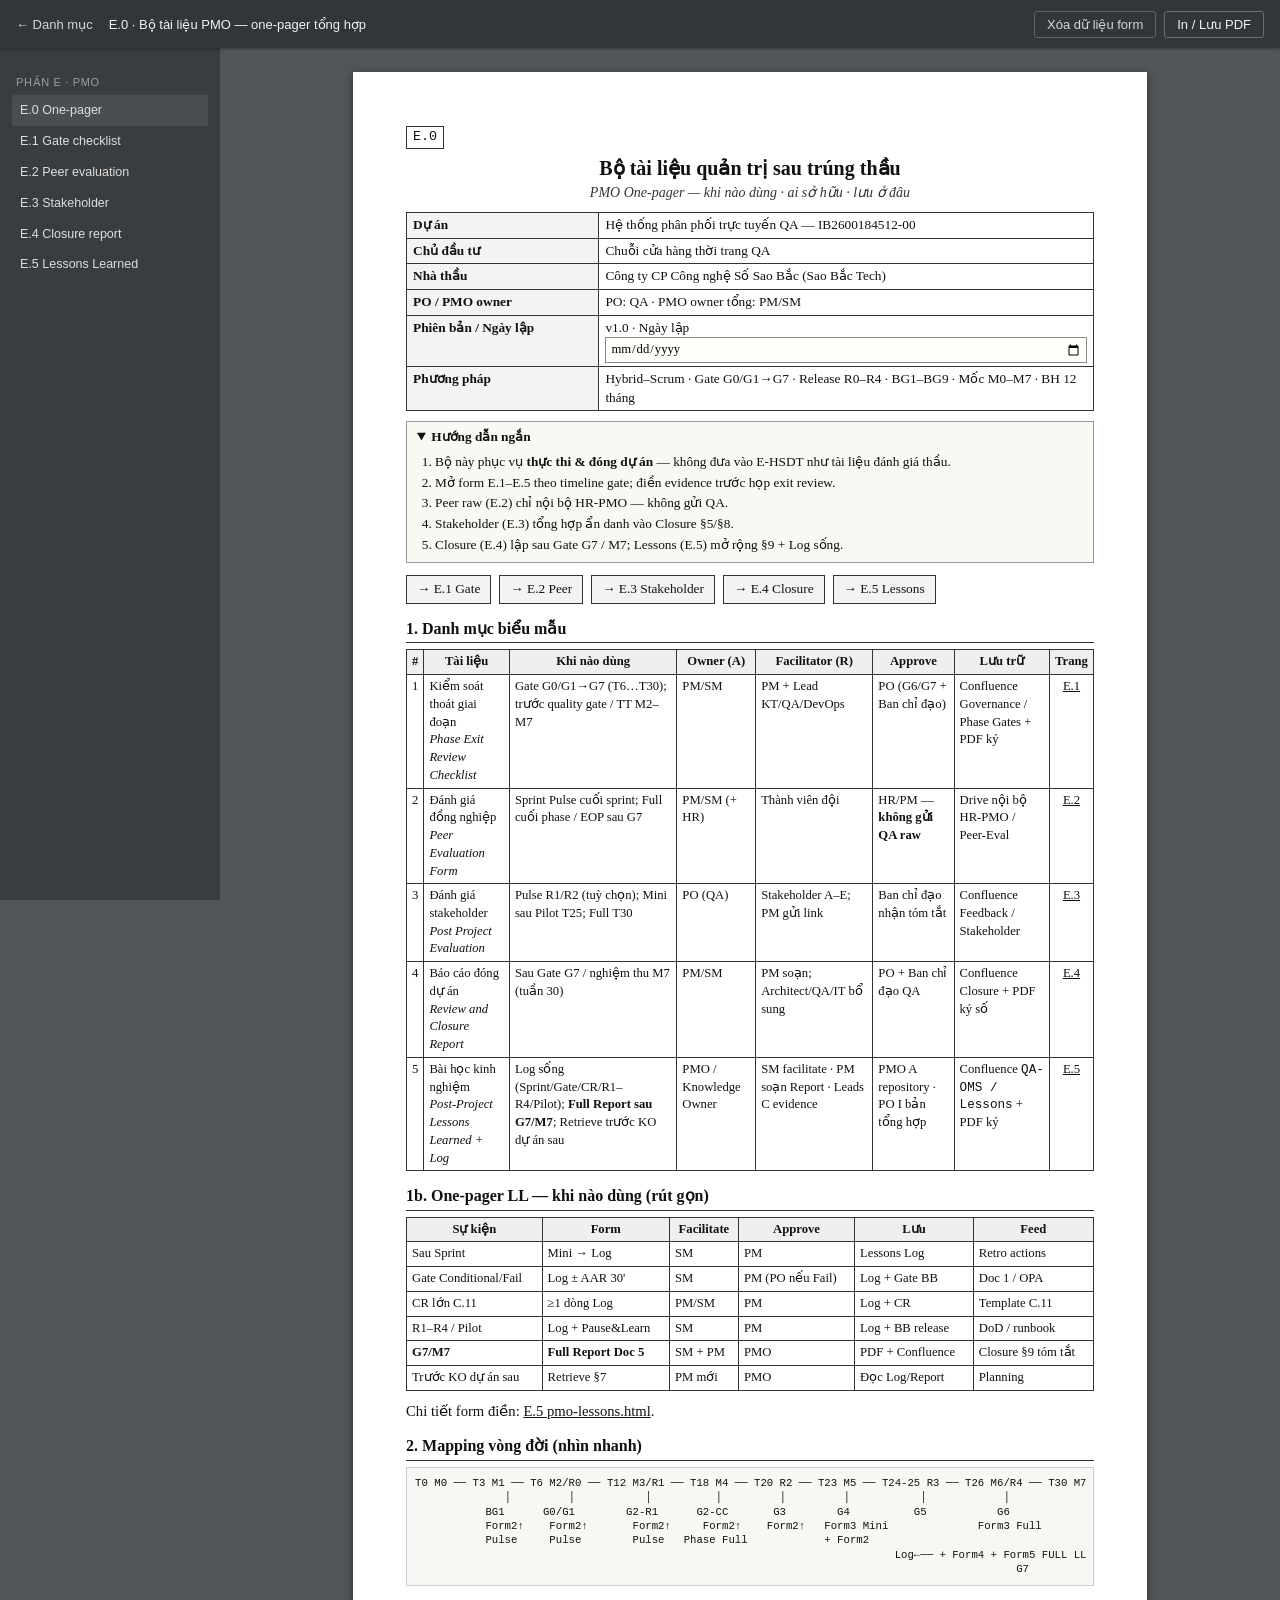
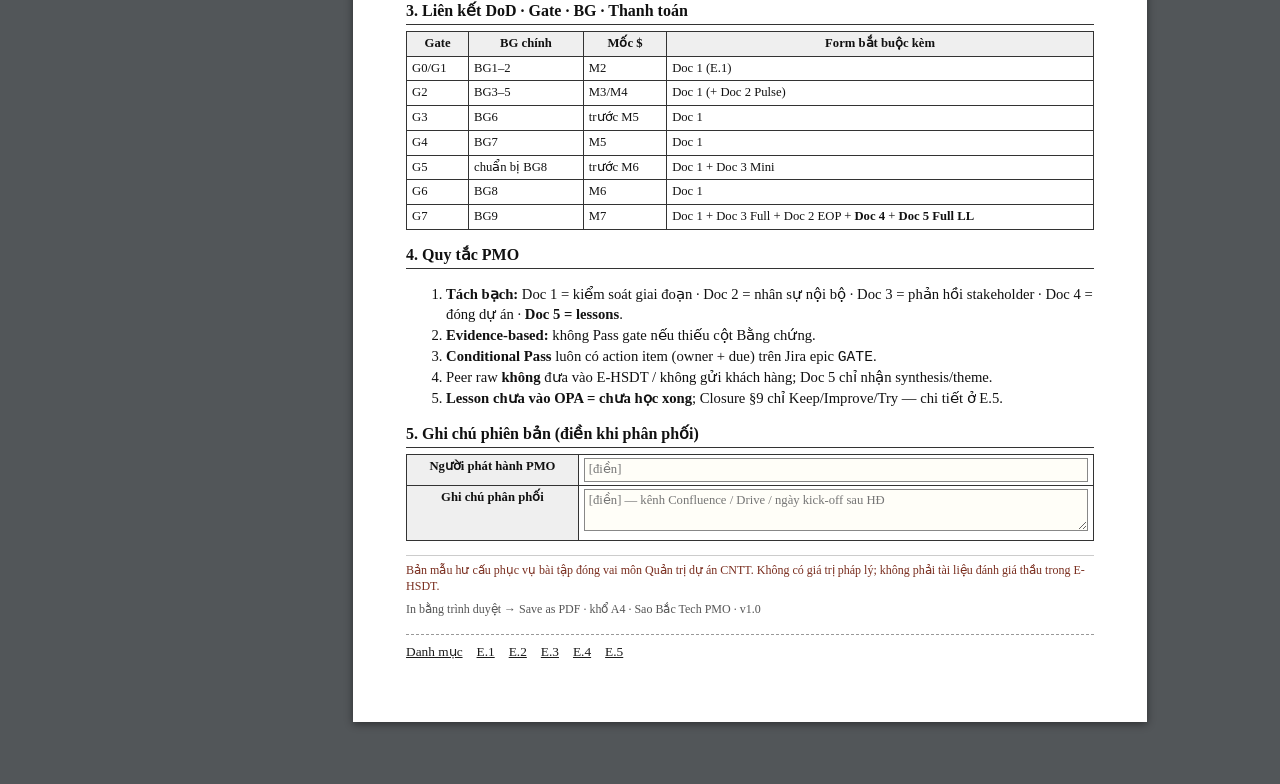
<file: docs/pmo.html>
<!doctype html>
<html lang="vi">
<head>
<meta charset="utf-8">
<meta name="viewport" content="width=device-width, initial-scale=1">
<title>E.0 – Bộ tài liệu PMO tổng hợp – Sao Bắc Tech</title>
<meta name="robots" content="noindex">
<link rel="stylesheet" href="assets/style.css">
<link rel="stylesheet" href="assets/pmo.css">
</head>
<body class="pmo" data-storage-key="pmo-E0">

<div class="bar">
  <a href="index.html">← Danh mục</a>
  <span class="title">E.0 · Bộ tài liệu PMO — one-pager tổng hợp</span>
  <span class="bar-actions">
    <button type="button" class="ghost" data-clear>Xóa dữ liệu form</button>
    <button type="button" data-print>In / Lưu PDF</button>
  </span>
</div>

<div class="layout">
<nav class="side no-print">
  <div class="side-label">Phần E · PMO</div>
  <a href="pmo.html" class="active">E.0 One-pager</a>
  <a href="pmo-gate.html">E.1 Gate checklist</a>
  <a href="pmo-peer.html">E.2 Peer evaluation</a>
  <a href="pmo-stakeholder.html">E.3 Stakeholder</a>
  <a href="pmo-closure.html">E.4 Closure report</a>
  <a href="pmo-lessons.html">E.5 Lessons Learned</a>
</nav>

<main class="pages">
<form id="pmo-form">
<section class="pmo-sheet" id="e0">
  <span class="code-tag">E.0</span>
  <h1>Bộ tài liệu quản trị sau trúng thầu</h1>
  <p class="en-sub">PMO One-pager — khi nào dùng · ai sở hữu · lưu ở đâu</p>

  <table class="pmo-meta">
    <tr><th>Dự án</th><td>Hệ thống phân phối trực tuyến QA — IB2600184512-00</td></tr>
    <tr><th>Chủ đầu tư</th><td>Chuỗi cửa hàng thời trang QA</td></tr>
    <tr><th>Nhà thầu</th><td>Công ty CP Công nghệ Số Sao Bắc (Sao Bắc Tech)</td></tr>
    <tr><th>PO / PMO owner</th><td>PO: QA · PMO owner tổng: PM/SM</td></tr>
    <tr><th>Phiên bản / Ngày lập</th>
      <td>v1.0 · <label>Ngày lập <input type="date" name="e0_date"></label></td></tr>
    <tr><th>Phương pháp</th><td>Hybrid–Scrum · Gate G0/G1→G7 · Release R0–R4 · BG1–BG9 · Mốc M0–M7 · BH 12 tháng</td></tr>
  </table>

  <div class="guide">
    <details open>
      <summary>Hướng dẫn ngắn</summary>
      <ol>
        <li>Bộ này phục vụ <b>thực thi &amp; đóng dự án</b> — không đưa vào E-HSDT như tài liệu đánh giá thầu.</li>
        <li>Mở form E.1–E.5 theo timeline gate; điền evidence trước họp exit review.</li>
        <li>Peer raw (E.2) chỉ nội bộ HR-PMO — không gửi QA.</li>
        <li>Stakeholder (E.3) tổng hợp ẩn danh vào Closure §5/§8.</li>
        <li>Closure (E.4) lập sau Gate G7 / M7; Lessons (E.5) mở rộng §9 + Log sống.</li>
      </ol>
    </details>
  </div>

  <div class="quick-links no-print">
    <a href="pmo-gate.html">→ E.1 Gate</a>
    <a href="pmo-peer.html">→ E.2 Peer</a>
    <a href="pmo-stakeholder.html">→ E.3 Stakeholder</a>
    <a href="pmo-closure.html">→ E.4 Closure</a>
    <a href="pmo-lessons.html">→ E.5 Lessons</a>
  </div>

  <h2>1. Danh mục biểu mẫu</h2>
  <table class="form">
    <thead>
      <tr>
        <th>#</th><th>Tài liệu</th><th>Khi nào dùng</th><th>Owner (A)</th><th>Facilitator (R)</th>
        <th>Approve</th><th>Lưu trữ</th><th>Trang</th>
      </tr>
    </thead>
    <tbody>
      <tr>
        <td class="c">1</td>
        <td>Kiểm soát thoát giai đoạn<br><i>Phase Exit Review Checklist</i></td>
        <td>Gate G0/G1→G7 (T6…T30); trước quality gate / TT M2–M7</td>
        <td>PM/SM</td>
        <td>PM + Lead KT/QA/DevOps</td>
        <td>PO (G6/G7 + Ban chỉ đạo)</td>
        <td>Confluence Governance / Phase Gates + PDF ký</td>
        <td class="c"><a href="pmo-gate.html">E.1</a></td>
      </tr>
      <tr>
        <td class="c">2</td>
        <td>Đánh giá đồng nghiệp<br><i>Peer Evaluation Form</i></td>
        <td>Sprint Pulse cuối sprint; Full cuối phase / EOP sau G7</td>
        <td>PM/SM (+ HR)</td>
        <td>Thành viên đội</td>
        <td>HR/PM — <b>không gửi QA raw</b></td>
        <td>Drive nội bộ HR-PMO / Peer-Eval</td>
        <td class="c"><a href="pmo-peer.html">E.2</a></td>
      </tr>
      <tr>
        <td class="c">3</td>
        <td>Đánh giá stakeholder<br><i>Post Project Evaluation</i></td>
        <td>Pulse R1/R2 (tuỳ chọn); Mini sau Pilot T25; Full T30</td>
        <td>PO (QA)</td>
        <td>Stakeholder A–E; PM gửi link</td>
        <td>Ban chỉ đạo nhận tóm tắt</td>
        <td>Confluence Feedback / Stakeholder</td>
        <td class="c"><a href="pmo-stakeholder.html">E.3</a></td>
      </tr>
      <tr>
        <td class="c">4</td>
        <td>Báo cáo đóng dự án<br><i>Review and Closure Report</i></td>
        <td>Sau Gate G7 / nghiệm thu M7 (tuần 30)</td>
        <td>PM/SM</td>
        <td>PM soạn; Architect/QA/IT bổ sung</td>
        <td>PO + Ban chỉ đạo QA</td>
        <td>Confluence Closure + PDF ký số</td>
        <td class="c"><a href="pmo-closure.html">E.4</a></td>
      </tr>
      <tr>
        <td class="c">5</td>
        <td>Bài học kinh nghiệm<br><i>Post-Project Lessons Learned + Log</i></td>
        <td>Log sống (Sprint/Gate/CR/R1–R4/Pilot); <b>Full Report sau G7/M7</b>; Retrieve trước KO dự án sau</td>
        <td>PMO / Knowledge Owner</td>
        <td>SM facilitate · PM soạn Report · Leads C evidence</td>
        <td>PMO A repository · PO I bản tổng hợp</td>
        <td>Confluence <code>QA-OMS / Lessons</code> + PDF ký</td>
        <td class="c"><a href="pmo-lessons.html">E.5</a></td>
      </tr>
    </tbody>
  </table>

  <h2>1b. One-pager LL — khi nào dùng (rút gọn)</h2>
  <table class="form">
    <thead><tr><th>Sự kiện</th><th>Form</th><th>Facilitate</th><th>Approve</th><th>Lưu</th><th>Feed</th></tr></thead>
    <tbody>
      <tr><td>Sau Sprint</td><td>Mini → Log</td><td>SM</td><td>PM</td><td>Lessons Log</td><td>Retro actions</td></tr>
      <tr><td>Gate Conditional/Fail</td><td>Log ± AAR 30'</td><td>SM</td><td>PM (PO nếu Fail)</td><td>Log + Gate BB</td><td>Doc 1 / OPA</td></tr>
      <tr><td>CR lớn C.11</td><td>≥1 dòng Log</td><td>PM/SM</td><td>PM</td><td>Log + CR</td><td>Template C.11</td></tr>
      <tr><td>R1–R4 / Pilot</td><td>Log + Pause&amp;Learn</td><td>SM</td><td>PM</td><td>Log + BB release</td><td>DoD / runbook</td></tr>
      <tr><td><b>G7/M7</b></td><td><b>Full Report Doc 5</b></td><td>SM + PM</td><td>PMO</td><td>PDF + Confluence</td><td>Closure §9 tóm tắt</td></tr>
      <tr><td>Trước KO dự án sau</td><td>Retrieve §7</td><td>PM mới</td><td>PMO</td><td>Đọc Log/Report</td><td>Planning</td></tr>
    </tbody>
  </table>
  <p>Chi tiết form điền: <a href="pmo-lessons.html">E.5 pmo-lessons.html</a>.</p>

  <h2>2. Mapping vòng đời (nhìn nhanh)</h2>
  <div class="timeline">T0 M0 ── T3 M1 ── T6 M2/R0 ── T12 M3/R1 ── T18 M4 ── T20 R2 ── T23 M5 ── T24-25 R3 ── T26 M6/R4 ── T30 M7
              │         │           │          │         │         │           │            │
           BG1      G0/G1        G2-R1      G2-CC       G3        G4          G5           G6
           Form2↑    Form2↑       Form2↑     Form2↑    Form2↑   Form3 Mini              Form3 Full
           Pulse     Pulse        Pulse   Phase Full            + Form2                                                                                                         + Form2 EOP
                                                                           Log←── + Form4 + Form5 FULL LL
                                                                                              G7</div>

  <h2>3. Liên kết DoD · Gate · BG · Thanh toán</h2>
  <table class="form">
    <thead><tr><th>Gate</th><th>BG chính</th><th>Mốc $</th><th>Form bắt buộc kèm</th></tr></thead>
    <tbody>
      <tr><td>G0/G1</td><td>BG1–2</td><td>M2</td><td>Doc 1 (E.1)</td></tr>
      <tr><td>G2</td><td>BG3–5</td><td>M3/M4</td><td>Doc 1 (+ Doc 2 Pulse)</td></tr>
      <tr><td>G3</td><td>BG6</td><td>trước M5</td><td>Doc 1</td></tr>
      <tr><td>G4</td><td>BG7</td><td>M5</td><td>Doc 1</td></tr>
      <tr><td>G5</td><td>chuẩn bị BG8</td><td>trước M6</td><td>Doc 1 + Doc 3 Mini</td></tr>
      <tr><td>G6</td><td>BG8</td><td>M6</td><td>Doc 1</td></tr>
      <tr><td>G7</td><td>BG9</td><td>M7</td><td>Doc 1 + Doc 3 Full + Doc 2 EOP + <b>Doc 4</b> + <b>Doc 5 Full LL</b></td></tr>
    </tbody>
  </table>

  <h2>4. Quy tắc PMO</h2>
  <ol>
    <li><b>Tách bạch:</b> Doc 1 = kiểm soát giai đoạn · Doc 2 = nhân sự nội bộ · Doc 3 = phản hồi stakeholder · Doc 4 = đóng dự án · <b>Doc 5 = lessons</b>.</li>
    <li><b>Evidence-based:</b> không Pass gate nếu thiếu cột Bằng chứng.</li>
    <li><b>Conditional Pass</b> luôn có action item (owner + due) trên Jira epic <code>GATE</code>.</li>
    <li>Peer raw <b>không</b> đưa vào E-HSDT / không gửi khách hàng; Doc 5 chỉ nhận synthesis/theme.</li>
    <li><b>Lesson chưa vào OPA = chưa học xong</b>; Closure §9 chỉ Keep/Improve/Try — chi tiết ở E.5.</li>
  </ol>

  <h2>5. Ghi chú phiên bản (điền khi phân phối)</h2>
  <table class="form">
    <tr><th style="width:25%">Người phát hành PMO</th><td><input type="text" name="e0_issuer" placeholder="[điền]"></td></tr>
    <tr><th>Ghi chú phân phối</th><td><textarea name="e0_note" placeholder="[điền] — kênh Confluence / Drive / ngày kick-off sau HĐ"></textarea></td></tr>
  </table>

  <p class="disclaimer">Bản mẫu hư cấu phục vụ bài tập đóng vai môn Quản trị dự án CNTT. Không có giá trị pháp lý; không phải tài liệu đánh giá thầu trong E-HSDT.</p>
  <p class="print-hint">In bằng trình duyệt → Save as PDF · khổ A4 · Sao Bắc Tech PMO · v1.0</p>

  <nav class="pmo-nav no-print">
    <a href="index.html">Danh mục</a>
    <a href="pmo-gate.html">E.1</a>
    <a href="pmo-peer.html">E.2</a>
    <a href="pmo-stakeholder.html">E.3</a>
    <a href="pmo-closure.html">E.4</a>
    <a href="pmo-lessons.html">E.5</a>
  </nav>
</section>
</form>
</main>
</div>
<script src="assets/pmo.js"></script>
</body>
</html>
</file>
<file: docs/assets/style.css>
/* ---------- base ---------- */
* { box-sizing: border-box; }
html, body { margin: 0; padding: 0; }
body {
  font-family: -apple-system, BlinkMacSystemFont, "Segoe UI", Roboto, "Helvetica Neue", Arial, sans-serif;
  color: #1b1b1b;
  -webkit-font-smoothing: antialiased;
}
a { color: inherit; }

/* ---------- index (danh mục) ---------- */
body.index { background: #f6f5f1; }
.wrap { max-width: 880px; margin: 0 auto; padding: 48px 24px 80px; }
.crumb { font-size: 13px; color: #6b6b6b; margin-bottom: 28px; }
.crumb b { color: #1b1b1b; font-weight: 600; }
.index h1 {
  font-family: "Times New Roman", Tinos, Times, serif;
  font-weight: 400; font-size: 34px; line-height: 1.2; margin: 0 0 6px;
}
.index .sub { color: #555; margin: 0 0 28px; font-size: 15px; }
.desc { display: block; font-size: 12.5px; color: #8a8a8a; margin-top: 2px; }
.meta { display: grid; grid-template-columns: 170px 1fr; gap: 6px 16px; font-size: 14px; margin: 0 0 32px; padding: 16px 0; border-top: 1px solid #d8d5cc; border-bottom: 1px solid #d8d5cc; }
.meta dt { color: #6b6b6b; }
.meta dd { margin: 0; }
.note { font-size: 13px; color: #7a2e1f; border-left: 3px solid #b23a2a; padding: 6px 0 6px 12px; margin: 0 0 36px; background: none; }
.index h2 { font-size: 13px; text-transform: uppercase; letter-spacing: .06em; color: #6b6b6b; font-weight: 600; margin: 36px 0 10px; }
table.list { width: 100%; border-collapse: collapse; font-size: 14px; }
table.list th { text-align: left; font-weight: 500; color: #6b6b6b; font-size: 12px; padding: 8px 10px; border-bottom: 1px solid #1b1b1b; }
table.list td { padding: 11px 10px; border-bottom: 1px solid #e2dfd6; vertical-align: top; }
table.list tr:hover td { background: #efede6; }
table.list td.code { font-family: ui-monospace, Menlo, Consolas, monospace; font-size: 12.5px; color: #555; white-space: nowrap; }
table.list td.num { text-align: right; color: #555; white-space: nowrap; }
table.list a { text-decoration: none; border-bottom: 1px solid #b9b5a8; }
table.list a:hover { border-color: #1b1b1b; }
.fname { display: block; font-size: 12px; color: #8a8a8a; font-family: ui-monospace, Menlo, Consolas, monospace; margin-top: 2px; }
.foot { margin-top: 48px; font-size: 12px; color: #8a8a8a; }

/* ---------- viewer ---------- */
body.viewer { background: #525659; }
.bar {
  position: sticky; top: 0; z-index: 20;
  display: flex; align-items: center; gap: 16px;
  height: 48px; padding: 0 16px;
  background: #323639; color: #f1f1f1; font-size: 13px;
  box-shadow: 0 1px 3px rgba(0,0,0,.35);
}
.bar a { text-decoration: none; color: #f1f1f1; opacity: .85; }
.bar a:hover { opacity: 1; }
.bar .title { flex: 1; white-space: nowrap; overflow: hidden; text-overflow: ellipsis; }
.bar .count { opacity: .7; }
.bar button {
  font: inherit; color: #f1f1f1; background: transparent; border: 1px solid #6a6e72;
  padding: 5px 12px; border-radius: 3px; cursor: pointer;
}
.bar button:hover { background: #45494c; }
.layout { display: flex; }
.side {
  width: 220px; flex: none; position: sticky; top: 48px; height: calc(100vh - 48px);
  overflow-y: auto; background: #3a3d40; padding: 16px 12px; font-size: 12.5px; color: #ddd;
}
.side a { display: block; text-decoration: none; padding: 7px 8px; border-radius: 2px; color: #ddd; line-height: 1.35; }
.side a:hover { background: #4a4e52; }
.side a small { display: block; color: #9a9ea2; }
.pages { flex: 1; padding: 24px 12px 64px; display: flex; flex-direction: column; align-items: center; gap: 20px; overflow-x: hidden; }
@media (max-width: 900px) { .side { display: none; } }

/* ---------- A4 page ---------- */
.page {
  position: relative; overflow: hidden;
  width: 210mm; min-height: 297mm;
  padding: 20mm 18mm 20mm 28mm;
  background: #fff;
  box-shadow: 0 2px 8px rgba(0,0,0,.45);
  font-family: "Times New Roman", Tinos, Times, serif;
  font-size: 13.5pt; line-height: 1.45; color: #111;
  scroll-margin-top: 64px;
}
.page.scan {
  background: #fbfaf5;
  transform: rotate(-.18deg);
  filter: contrast(1.03) saturate(.92);
}
.page.scan.r { transform: rotate(.22deg); }
.page.scan::after { /* vệt mờ mép giấy khi scan */
  content: ""; position: absolute; inset: 0; pointer-events: none;
  background: linear-gradient(90deg, rgba(0,0,0,.05), transparent 4%, transparent 96%, rgba(0,0,0,.04));
}
.page .wm { position: absolute; inset: 0; pointer-events: none; z-index: 5; background-image: var(--wm); background-repeat: repeat; }
.page.landscape { width: 297mm; min-height: 210mm; }

/* ---------- văn bản hành chính ---------- */
.hdr { display: grid; grid-template-columns: 1fr 1.5fr; gap: 0 6px; text-align: center; font-size: 12pt; line-height: 1.3; margin-bottom: 14px; }
.hdr .l b, .hdr .r b, .hdr .l .n { display: block; }
.hdr .r b:first-child { font-size: 12pt; white-space: nowrap; }
.hdr .r .motto { font-weight: 700; font-size: 13.5pt; display: inline-block; border-bottom: 1px solid #111; padding-bottom: 1px; }
.hdr .l .rule { display: block; width: 36%; margin: 3px auto 0; border-top: 1px solid #111; }
.hdr .so { margin-top: 8px; font-size: 13pt; }
.hdr .date { margin-top: 10px; font-style: italic; font-size: 13pt; }
.doc-title { text-align: center; font-weight: 700; font-size: 15pt; line-height: 1.35; margin: 22px 0 4px; }
.doc-sub { text-align: center; font-weight: 700; margin: 0 0 14px; }
.center { text-align: center; }
.italic { font-style: italic; }
.page p { margin: 0 0 7px; text-align: justify; }
.page .indent { text-indent: 1.1cm; }
.field { margin: 0 0 6px; }
.field b { font-weight: 700; }
.sec { font-weight: 700; margin: 12px 0 5px; }
.cols2 { display: grid; grid-template-columns: 1fr 1fr; gap: 0 18px; }
.sign { display: grid; grid-template-columns: 1fr 1fr; margin-top: 18px; }
.sign .who { text-align: center; position: relative; min-height: 190px; }
.sign .who .role { font-weight: 700; }
.sign .who .hint { font-style: italic; font-size: 11.5pt; }
.sign .who .name { font-weight: 700; margin-top: 4px; }
.sign .who .ink { position: relative; height: 110px; }
/* dấu đóng trùm lên khoảng 1/3 chữ ký về phía trái */
.sign .who .ink .stamp { position: absolute; left: 50%; top: -6px; margin-left: -150px; }
.sign .who .ink .sig { position: absolute; left: 50%; top: 18px; margin-left: -30px; }
.recv { font-size: 11pt; line-height: 1.35; }
.recv b { font-style: italic; font-size: 12pt; }
.page table.t { width: 100%; border-collapse: collapse; font-size: 12pt; margin: 6px 0 10px; }
.page table.t th, .page table.t td { border: 1px solid #333; padding: 4px 7px; vertical-align: top; text-align: left; }
.page table.t th { font-weight: 700; text-align: center; }
.page table.t td.c { text-align: center; }

/* dấu đỏ hình chữ nhật "BẢN SAO" */
.rect-stamp {
  position: absolute; z-index: 4;
  border: 2.5px solid #c8102e; color: #c8102e;
  font-family: Arial, Helvetica, sans-serif; font-weight: 700; letter-spacing: .12em;
  padding: 3px 14px; font-size: 15pt; opacity: .82; transform: rotate(-4deg);
  mix-blend-mode: multiply;
}
.stamp { display: inline-block; mix-blend-mode: multiply; opacity: .86; z-index: 4; }
.stamp svg { display: block; filter: url(#ink); }
.sig svg { display: block; }
.giap-lai { position: absolute; right: -62px; z-index: 4; }

/* ---------- ảnh chụp màn hình web ---------- */
.shot { border: 1px solid #c9c9c9; font-family: Arial, Helvetica, sans-serif; font-size: 10pt; line-height: 1.4; color: #222; background: #fff; }
.shot .chrome { display: flex; align-items: center; gap: 8px; background: #e8e8e8; border-bottom: 1px solid #cfcfcf; padding: 6px 10px; }
.shot .dots i { display: inline-block; width: 9px; height: 9px; border-radius: 50%; background: #c4c4c4; margin-right: 4px; }
.shot .url { flex: 1; background: #fff; border-radius: 3px; padding: 3px 10px; font-size: 9pt; color: #444; }
.shot .site-top { background: #0d3a6b; color: #fff; padding: 9px 14px; display: flex; justify-content: space-between; align-items: center; }
.shot .site-top b { font-size: 11pt; letter-spacing: .02em; }
.shot .site-top span { font-size: 9pt; opacity: .85; }
.shot .site-nav { background: #f2f4f7; border-bottom: 1px solid #dde2e8; padding: 6px 14px; font-size: 9pt; color: #44556b; }
.shot .site-nav span { margin-right: 18px; }
.shot .site-nav span.on { color: #0d3a6b; font-weight: 700; border-bottom: 2px solid #0d3a6b; padding-bottom: 4px; }
.shot .body { padding: 14px; }
.shot h3 { font-size: 12pt; margin: 0 0 10px; color: #0d3a6b; }
.shot table { width: 100%; border-collapse: collapse; font-size: 9.5pt; margin-bottom: 12px; }
.shot td, .shot th { border: 1px solid #dde2e8; padding: 5px 8px; text-align: left; vertical-align: top; }
.shot td.k { width: 36%; background: #f7f8fa; color: #4a5566; }
.shot th { background: #eef1f5; font-weight: 700; color: #33415a; }
.badge { display: inline-block; white-space: nowrap; padding: 1px 7px; border-radius: 2px; font-size: 9pt; font-weight: 700; }
.badge.ok { background: #e3f3e6; color: #1d6b32; border: 1px solid #b5dcbe; }
.printhead { display: flex; justify-content: space-between; font-family: Arial, sans-serif; font-size: 8.5pt; color: #555; margin: -10mm 0 6mm; }
.printfoot { position: absolute; left: 28mm; right: 18mm; bottom: 10mm; display: flex; justify-content: space-between; font-family: Arial, sans-serif; font-size: 8.5pt; color: #555; }

/* email */
.mail { font-family: Arial, Helvetica, sans-serif; font-size: 10.5pt; line-height: 1.5; }
.mail .mh { border-bottom: 1px solid #bbb; padding-bottom: 8px; margin-bottom: 14px; }
.mail .mh div { margin: 1px 0; }
.mail .mh span { display: inline-block; width: 80px; color: #555; }
.mail .subj { font-size: 14pt; margin: 0 0 10px; }

/* hộp thoại chứng thư số */
.dialog { width: 128mm; margin: 6mm auto; border: 1px solid #9a9a9a; background: #f0f0f0; font-family: "Segoe UI", Tahoma, Arial, sans-serif; font-size: 9.5pt; box-shadow: 2px 3px 8px rgba(0,0,0,.25); }
.dialog .dt { background: #fff; padding: 6px 10px; border-bottom: 1px solid #ccc; display: flex; justify-content: space-between; }
.dialog .tabs { padding: 8px 10px 0; }
.dialog .tabs span { display: inline-block; padding: 3px 10px; border: 1px solid #b5b5b5; border-bottom: none; background: #e4e4e4; margin-right: 2px; }
.dialog .tabs span.on { background: #fff; position: relative; top: 1px; }
.dialog .pane { background: #fff; margin: 0 10px 10px; border: 1px solid #b5b5b5; padding: 8px; }
.dialog table { width: 100%; border-collapse: collapse; }
.dialog td { padding: 3px 6px; border-bottom: 1px solid #eee; vertical-align: top; }
.dialog td.k { width: 38%; color: #333; }
.dialog .btns { text-align: right; padding: 0 10px 10px; }
.dialog .btns span { display: inline-block; border: 1px solid #adadad; background: #e1e1e1; padding: 3px 18px; }

/* chứng chỉ ISO */
.cert { position: absolute; inset: 12mm; border: 3px double #1d3b5a; padding: 4mm; }
.cert .inner { border: 1px solid #1d3b5a; height: 100%; padding: 14mm 16mm; text-align: center; position: relative;
  background:
    radial-gradient(circle at 50% 46%, rgba(29,59,90,.045) 0 22%, transparent 22.3%),
    repeating-radial-gradient(circle at 50% 46%, transparent 0 6px, rgba(29,59,90,.035) 6px 7px);
}
.cert .brand { font-family: Georgia, "Times New Roman", serif; letter-spacing: .32em; font-size: 20pt; color: #1d3b5a; }
.cert .brand small { display: block; letter-spacing: .12em; font-size: 8.5pt; color: #4a5f75; margin-top: 2px; }
.cert h2 { font-family: Georgia, serif; font-weight: 400; letter-spacing: .2em; font-size: 24pt; margin: 14mm 0 0; color: #1d3b5a; }
.cert .vn { font-size: 11pt; letter-spacing: .1em; color: #4a5f75; margin-bottom: 9mm; }
.cert .org { font-size: 14.5pt; font-weight: 700; margin: 4mm 0 1mm; }
.cert .std { font-size: 22pt; font-weight: 700; color: #1d3b5a; margin: 6mm 0 2mm; letter-spacing: .03em; }
.cert .small { font-size: 10.5pt; line-height: 1.5; color: #333; }
.cert .scope { margin: 6mm auto; max-width: 140mm; font-size: 11.5pt; }
.cert .grid { display: grid; grid-template-columns: repeat(3, 1fr); gap: 4mm; font-size: 10pt; margin-top: 8mm; text-align: left; }
.cert .grid div span { display: block; color: #666; font-size: 8.5pt; text-transform: uppercase; letter-spacing: .05em; }
.cert .csign { position: absolute; left: 16mm; right: 16mm; bottom: 14mm; display: flex; justify-content: space-between; align-items: flex-end; font-size: 9.5pt; text-align: left; }

/* ---------- print ---------- */
@page { size: A4; margin: 0; }
@media print {
  body.viewer { background: #fff; }
  .bar, .side { display: none !important; }
  .pages { padding: 0; gap: 0; display: block; }
  .page { box-shadow: none; transform: none !important; zoom: 1 !important; page-break-after: always; break-after: page; }
  * { -webkit-print-color-adjust: exact; print-color-adjust: exact; }
}
</file>
<file: docs/assets/pmo.css>
/* ---------- PMO form pages (extend style.css) ---------- */
body.pmo { background: #525659; }
body.pmo .pages { flex: 1; padding: 24px 12px 64px; display: flex; flex-direction: column; align-items: center; gap: 20px; }
body.pmo .layout { display: flex; }
body.pmo .side { width: 220px; flex: none; position: sticky; top: 48px; height: calc(100vh - 48px); overflow-y: auto; background: #3a3d40; padding: 16px 12px; font-size: 12.5px; color: #ddd; }
body.pmo .side a { display: block; text-decoration: none; padding: 7px 8px; border-radius: 2px; color: #ddd; line-height: 1.35; }
body.pmo .side a:hover, body.pmo .side a.active { background: #4a4e52; }
body.pmo .side a small { display: block; color: #9a9ea2; }
body.pmo .side .side-label { font-size: 11px; text-transform: uppercase; letter-spacing: .06em; color: #9a9ea2; margin: 12px 4px 6px; }
@media (max-width: 900px) { body.pmo .side { display: none; } }

.bar .bar-actions { display: flex; align-items: center; gap: 8px; flex-wrap: wrap; justify-content: flex-end; }
.bar label.print-opt { font-size: 12px; opacity: .9; display: flex; align-items: center; gap: 4px; white-space: nowrap; }
.bar button.ghost { opacity: .85; }

.pmo-sheet {
  position: relative; overflow: visible;
  width: 210mm; min-height: 297mm;
  padding: 14mm 14mm 16mm;
  background: #fff;
  box-shadow: 0 2px 8px rgba(0,0,0,.45);
  font-family: "Times New Roman", Tinos, Times, serif;
  font-size: 11pt; line-height: 1.4; color: #111;
  scroll-margin-top: 64px;
}
.pmo-sheet h1 { font-size: 15pt; text-align: center; margin: 0 0 2px; line-height: 1.3; }
.pmo-sheet .en-sub { text-align: center; font-style: italic; font-size: 10.5pt; margin: 0 0 10px; color: #333; }
.pmo-sheet h2 { font-size: 12pt; margin: 14px 0 6px; border-bottom: 1px solid #333; padding-bottom: 2px; }
.pmo-sheet h3 { font-size: 11pt; margin: 10px 0 4px; }
.pmo-sheet p { margin: 0 0 6px; }
.pmo-sheet .code-tag {
  display: inline-block; font-family: ui-monospace, Menlo, Consolas, monospace;
  font-size: 10pt; border: 1px solid #333; padding: 1px 6px; margin-bottom: 6px;
}
.pmo-meta { width: 100%; border-collapse: collapse; font-size: 10pt; margin: 0 0 10px; }
.pmo-meta th, .pmo-meta td { border: 1px solid #333; padding: 3px 6px; vertical-align: top; text-align: left; }
.pmo-meta th { width: 28%; background: #f3f3f3; font-weight: 700; }

.guide {
  border: 1px solid #999; background: #faf8f2; padding: 6px 10px; margin: 0 0 12px; font-size: 10pt;
}
.guide summary { cursor: pointer; font-weight: 700; }
.guide ol { margin: 6px 0 0; padding-left: 18px; }
.guide li { margin-bottom: 2px; }

.warn-internal {
  border: 1.5px solid #b23a2a; color: #7a2e1f; background: #fff5f2;
  padding: 6px 10px; margin: 0 0 12px; font-size: 10.5pt; font-weight: 700;
}

.pmo-sheet table.form {
  width: 100%; border-collapse: collapse; font-size: 9.5pt; margin: 4px 0 10px;
}
.pmo-sheet table.form th, .pmo-sheet table.form td {
  border: 1px solid #333; padding: 3px 5px; vertical-align: top; text-align: left;
}
.pmo-sheet table.form th { background: #efefef; font-weight: 700; text-align: center; }
.pmo-sheet table.form td.sec-row { background: #e8e8e8; font-weight: 700; }
.pmo-sheet table.form .c { text-align: center; }
.pmo-sheet table.form tr { break-inside: avoid; page-break-inside: avoid; }

.pmo-sheet input[type="text"],
.pmo-sheet input[type="date"],
.pmo-sheet input[type="email"],
.pmo-sheet input[type="number"],
.pmo-sheet textarea,
.pmo-sheet select {
  font: inherit; font-size: 9.5pt; width: 100%;
  border: 1px solid #888; background: #fffef8; padding: 2px 4px; border-radius: 0;
}
.pmo-sheet textarea { min-height: 42px; resize: vertical; }
.pmo-sheet input.short { width: 7em; display: inline-block; }
.pmo-sheet input.tiny { width: 3.5em; display: inline-block; }
.pmo-sheet label.inline { display: inline-flex; align-items: center; gap: 3px; margin-right: 10px; white-space: nowrap; font-weight: 400; }
.pmo-sheet .likert { display: flex; flex-wrap: wrap; gap: 4px 8px; justify-content: center; }
.pmo-sheet .field-row { display: grid; grid-template-columns: 140px 1fr; gap: 4px 8px; margin-bottom: 4px; align-items: center; }
.pmo-sheet .sig-block { display: grid; grid-template-columns: 1fr 1fr 1fr; gap: 8px; margin-top: 8px; }
.pmo-sheet .sig-block .box { border: 1px solid #333; padding: 6px; min-height: 70px; }
.pmo-sheet .sig-block .box b { display: block; margin-bottom: 4px; font-size: 9.5pt; }
.pmo-sheet .disclaimer {
  margin-top: 14px; font-size: 9pt; color: #7a2e1f; border-top: 1px solid #ccc; padding-top: 6px;
}
.pmo-sheet .print-hint { font-size: 9pt; color: #555; margin-top: 4px; }
.pmo-nav {
  margin-top: 16px; padding-top: 8px; border-top: 1px dashed #999;
  font-size: 10pt; display: flex; flex-wrap: wrap; gap: 8px 14px;
}
.pmo-nav a { color: #1b1b1b; }

.gate-panel { display: none; }
.gate-panel.active { display: block; }

.mode-panel { display: none; }
.mode-panel.active { display: block; }
.group-panel { display: none; }
.group-panel.active { display: block; }

/* E.5 Lessons Learned */
.ll-panel { display: none; }
.ll-panel.active { display: block; }
.ll-log-wrap { overflow-x: auto; margin: 6px 0 12px; -webkit-overflow-scrolling: touch; }
.ll-log-table { min-width: 1400px; font-size: 8.5pt !important; }
.ll-log-table th, .ll-log-table td { padding: 2px 3px !important; }
.ll-log-table textarea { min-height: 36px; font-size: 8.5pt; }
.ll-log-table .opa-cell { min-width: 120px; font-size: 8pt; }
.example-row { background: #f7f3e8 !important; }
.example-row .ex-tag { color: #7a2e1f; font-style: italic; font-size: 8pt; }
.ll-card {
  border: 1px solid #333; padding: 8px 10px; margin: 10px 0 14px;
  background: #fcfcfa; break-inside: avoid; page-break-inside: avoid;
}
.ll-card h3 { margin-top: 0; border-bottom: 1px solid #ccc; padding-bottom: 4px; }
.must-list { margin: 4px 0 10px; padding-left: 22px; }
.must-list li { margin-bottom: 4px; }
.note-inline { font-size: 10pt; margin: 8px 0; }
.audit-box { margin-top: 12px; }

.timeline {
  font-family: ui-monospace, Menlo, Consolas, monospace;
  font-size: 8pt; line-height: 1.35; white-space: pre; overflow-x: auto;
  background: #f7f7f4; border: 1px solid #ccc; padding: 8px; margin: 6px 0 10px;
}
.quick-links { display: flex; flex-wrap: wrap; gap: 8px; margin: 8px 0 12px; }
.quick-links a {
  display: inline-block; border: 1px solid #333; padding: 4px 10px;
  text-decoration: none; font-size: 10pt; background: #f3f3f3;
}
.quick-links a:hover { background: #e8e8e8; }

@media print {
  @page { size: A4 portrait; margin: 10mm; }
  html, body { width: auto !important; max-width: none !important; }
  body.pmo { background: #fff; margin: 0 !important; }
  .bar, .side, .pmo-nav, .no-print, .guide summary { display: none !important; }
  .guide { border: none; background: none; padding: 0; }
  .guide[open] ol, .guide ol { display: none !important; }
  .layout { display: block !important; width: 100% !important; }
  .pages {
    padding: 0 !important; gap: 0 !important; display: block !important;
    overflow: visible !important; width: 100% !important; max-width: 100% !important;
    align-items: stretch !important;
  }
  .pmo-sheet {
    box-shadow: none !important;
    width: 100% !important; max-width: 100% !important;
    min-height: 0 !important; padding: 0 !important;
    overflow: visible !important;
    zoom: 1 !important;
    page-break-after: always; break-after: page;
  }
  .pmo-sheet:last-child { page-break-after: auto; break-after: auto; }
  .pmo-sheet input, .pmo-sheet textarea, .pmo-sheet select {
    border: none; border-bottom: 1px solid #999; background: transparent; color: #000;
    -webkit-appearance: none; appearance: none;
    max-width: 100%;
  }
  .pmo-sheet textarea { border: 1px solid #ccc; min-height: auto; }
  .pmo-sheet input[type="checkbox"], .pmo-sheet input[type="radio"] {
    appearance: auto; -webkit-appearance: auto;
  }
  .warn-internal, .timeline, .pmo-meta, table.form {
    max-width: 100% !important; box-sizing: border-box;
  }
  .timeline {
    white-space: pre-wrap !important; overflow: visible !important;
    font-size: 6.5pt !important; word-break: break-word;
  }
  .mode-panel:not(.active), .group-panel:not(.active) { display: none !important; }
  body.pmo.print-one-gate .gate-panel:not(.active) { display: none !important; }
  body.pmo.print-one-gate .gate-panel.active { display: block !important; page-break-before: auto; }
  body.pmo.print-all-gates .gate-panel {
    display: block !important;
    page-break-before: always; break-before: page;
  }
  body.pmo.print-all-gates .gate-panel:first-of-type { page-break-before: auto; }
  body.pmo.print-one-ll .ll-panel:not(.active) { display: none !important; }
  body.pmo.print-one-ll .ll-panel.active { display: block !important; }
  body.pmo.print-all-ll .ll-panel { display: block !important; }

  /* E.5 Log: không in bảng 20 cột ngang — xếp từng dòng thành card gọn */
  .ll-log-wrap { overflow: visible !important; width: 100% !important; }
  .ll-log-table {
    min-width: 0 !important; width: 100% !important;
    table-layout: auto !important; font-size: 8pt !important;
  }
  .ll-log-table thead { display: none !important; }
  .ll-log-table, .ll-log-table tbody { display: block !important; width: 100% !important; }
  .ll-log-table tr {
    display: grid !important;
    grid-template-columns: 1fr 1fr;
    column-gap: 10px; row-gap: 2px;
    width: 100% !important; box-sizing: border-box;
    border: 1px solid #333; margin: 0 0 6px; padding: 5px 7px;
    /* tránh để trống nửa trang vì card quá cao */
    break-inside: auto; page-break-inside: auto;
    background: #fff;
  }
  .ll-log-table tr.example-row { background: #f7f3e8 !important; }
  .ll-log-table td {
    display: block !important; width: auto !important; min-width: 0 !important;
    border: none !important; border-bottom: 1px dotted #ddd !important;
    padding: 1px 0 2px !important; vertical-align: top;
  }
  .ll-log-table td::before {
    content: attr(data-col) ": ";
    font-weight: 700; font-size: 7.5pt; color: #333;
  }
  /* Lesson / Action / OPA full-width */
  .ll-log-table td:nth-child(12),
  .ll-log-table td:nth-child(14),
  .ll-log-table td:nth-child(18) { grid-column: 1 / -1; }
  .ll-log-table .opa-cell { font-size: 7.5pt; }
  .ll-log-table .opa-cell .inline { white-space: normal; margin-right: 6px; }
  .ll-log-table textarea {
    width: 100% !important; font-size: 8pt !important;
    min-height: 0 !important; height: auto !important;
  }
  .ll-log-table input, .ll-log-table select {
    width: 100% !important; font-size: 8pt !important;
  }
  /* Ẩn cột phụ khi in */
  .ll-log-table td:nth-child(7),
  .ll-log-table td:nth-child(8),
  .ll-log-table td:nth-child(9),
  .ll-log-table td:nth-child(10),
  .ll-log-table td:nth-child(11),
  .ll-log-table td:nth-child(13),
  .ll-log-table td:nth-child(19),
  .ll-log-table td:nth-child(20) { display: none !important; }

  .ll-card {
    break-inside: avoid; page-break-inside: avoid;
    max-width: 100%; margin: 6px 0 8px; padding: 6px 8px;
  }
  .ll-card textarea { min-height: 28px !important; }

  /* print-all tabs: đừng force trang trống trước panel đầu */
  body.pmo.print-all-ll .ll-panel {
    page-break-before: auto; break-before: auto;
    page-break-after: always; break-after: page;
  }
  body.pmo.print-all-ll .ll-panel:last-of-type {
    page-break-after: auto; break-after: auto;
  }
  .example-row { background: #f0ebe0 !important; }
  * { -webkit-print-color-adjust: exact; print-color-adjust: exact; }
}
</file>
